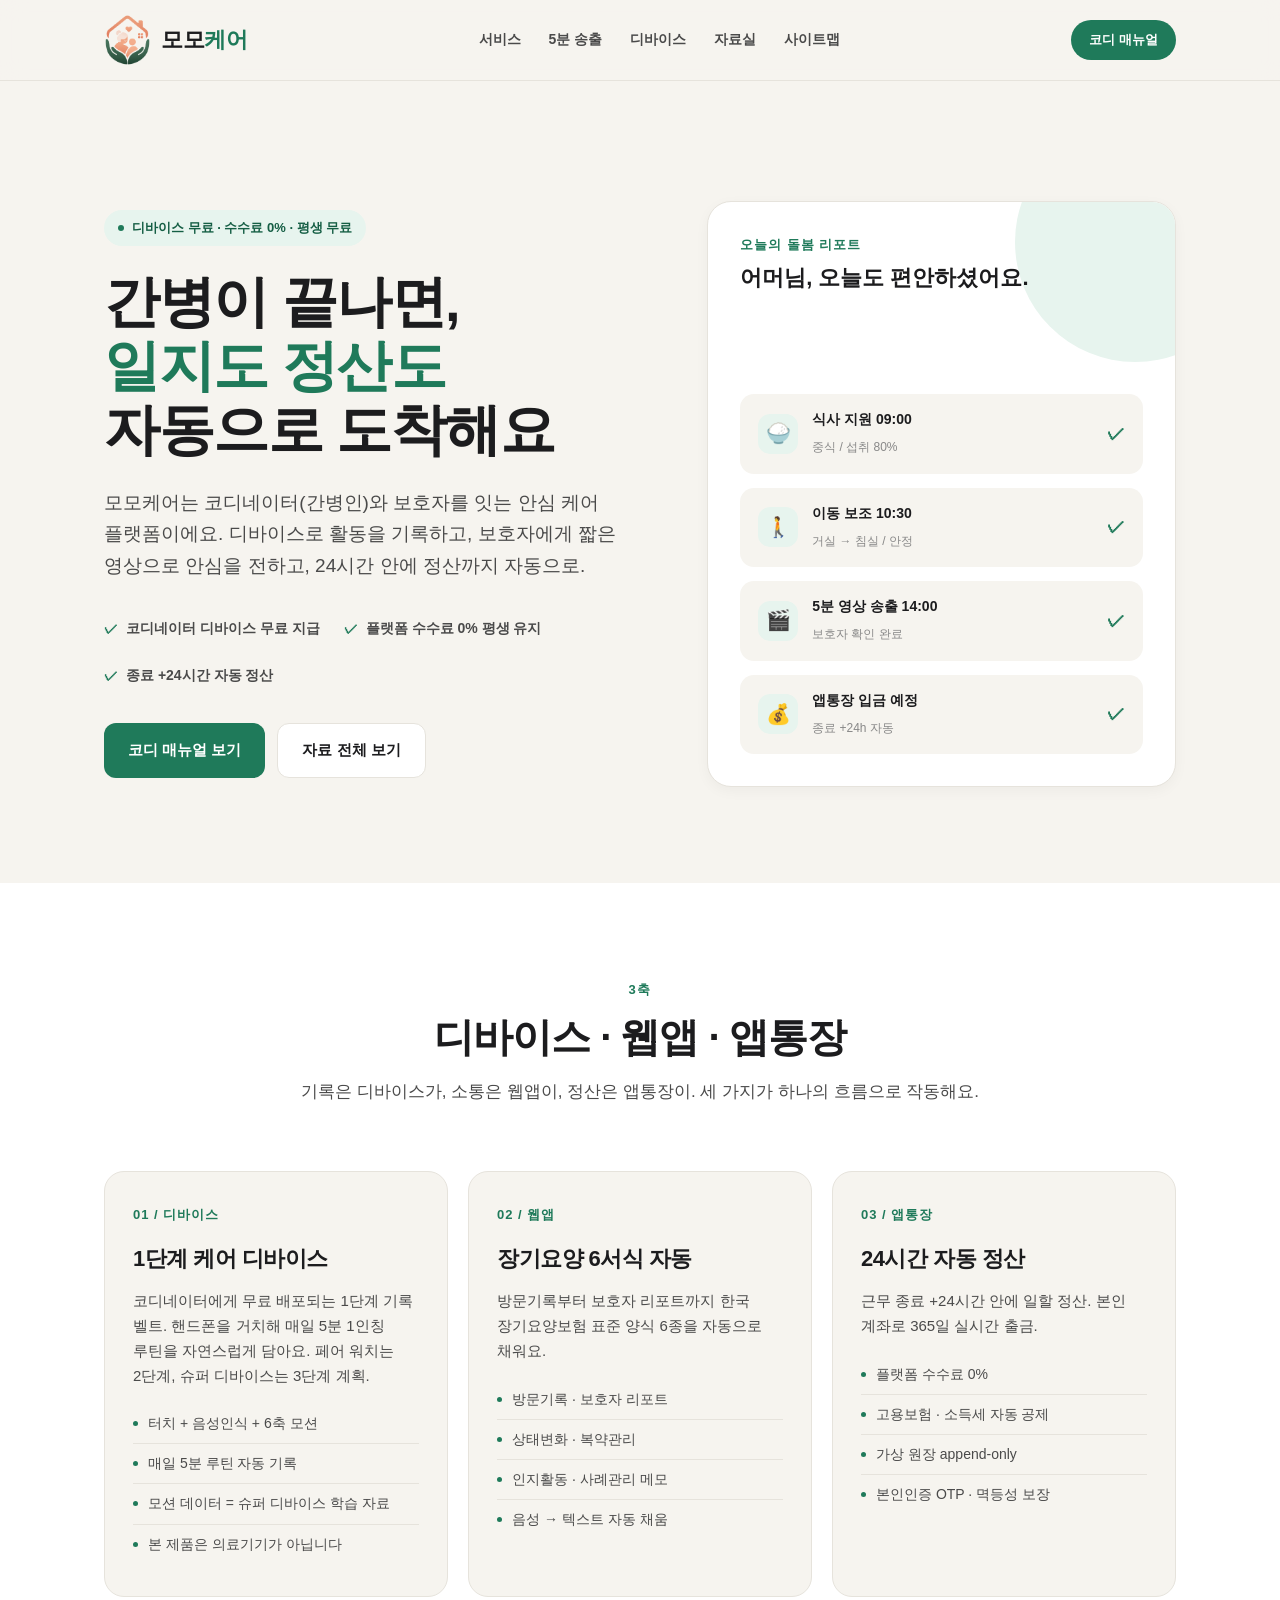
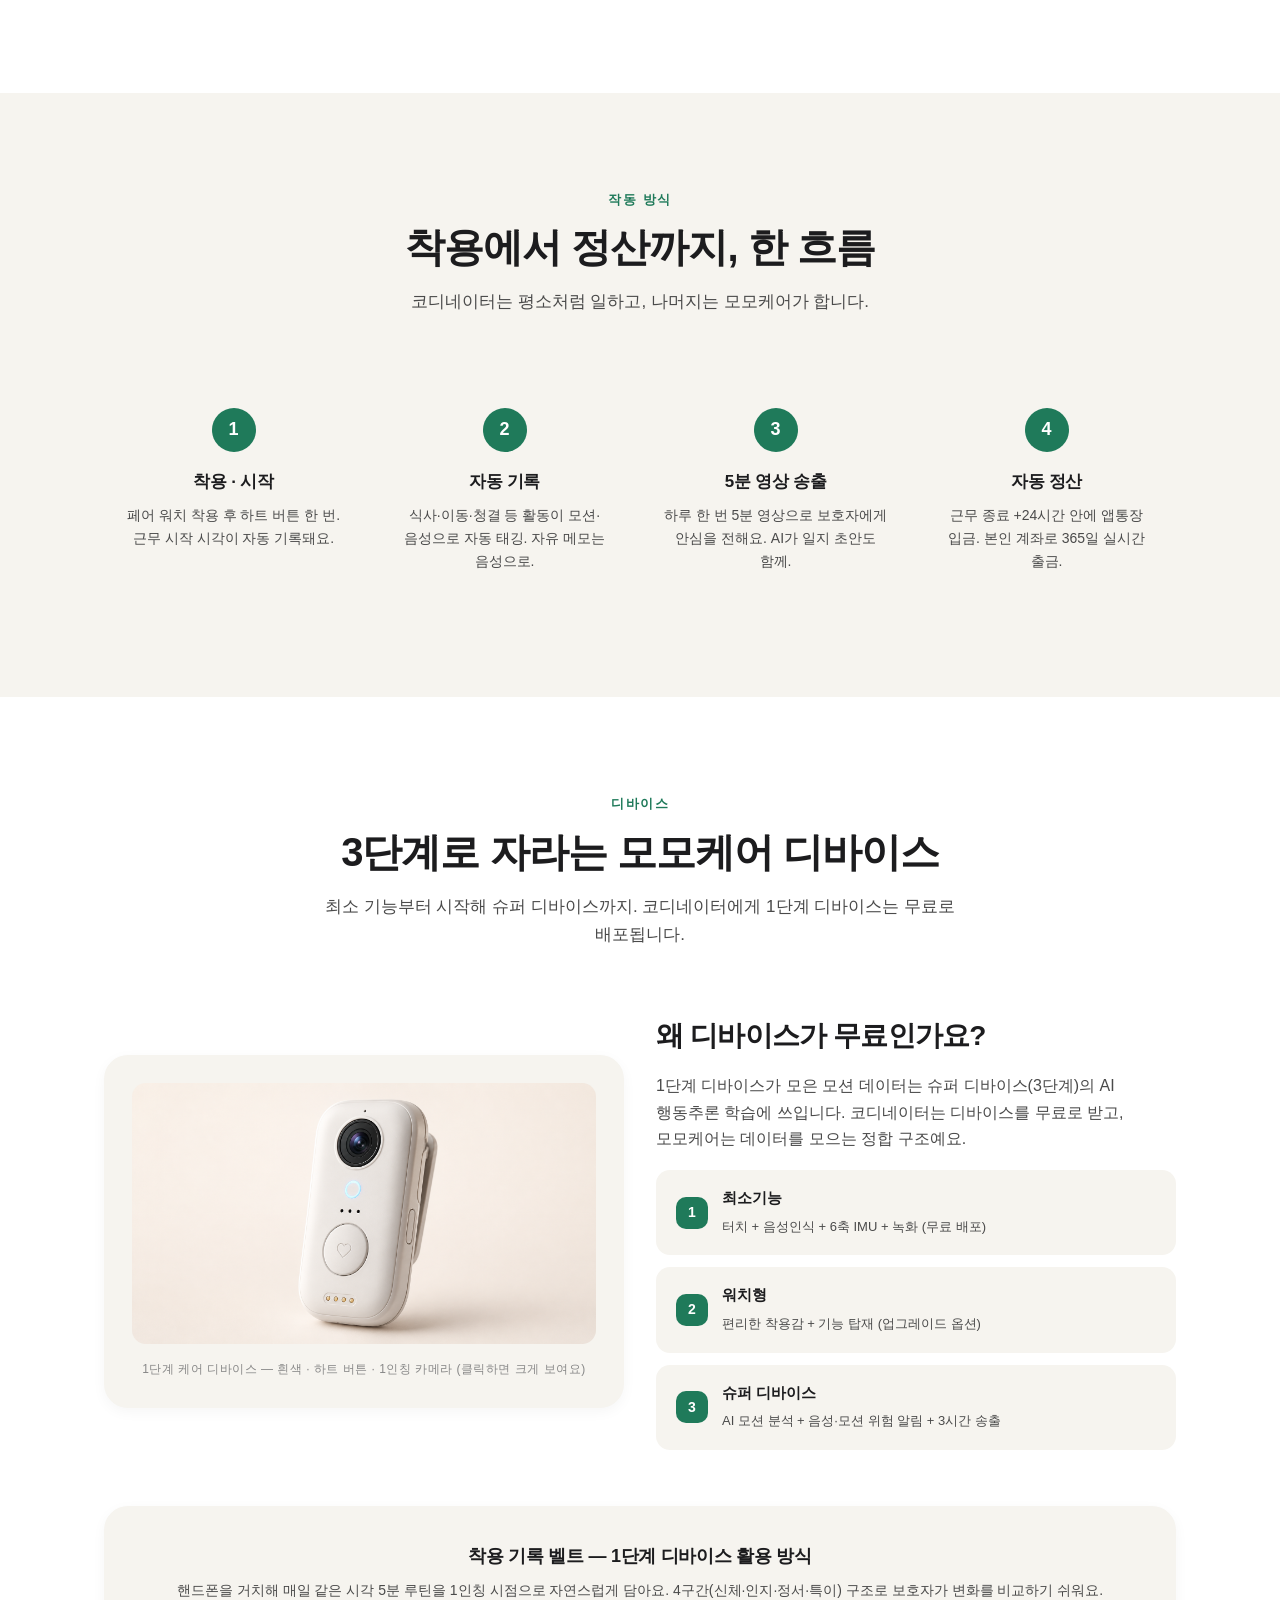
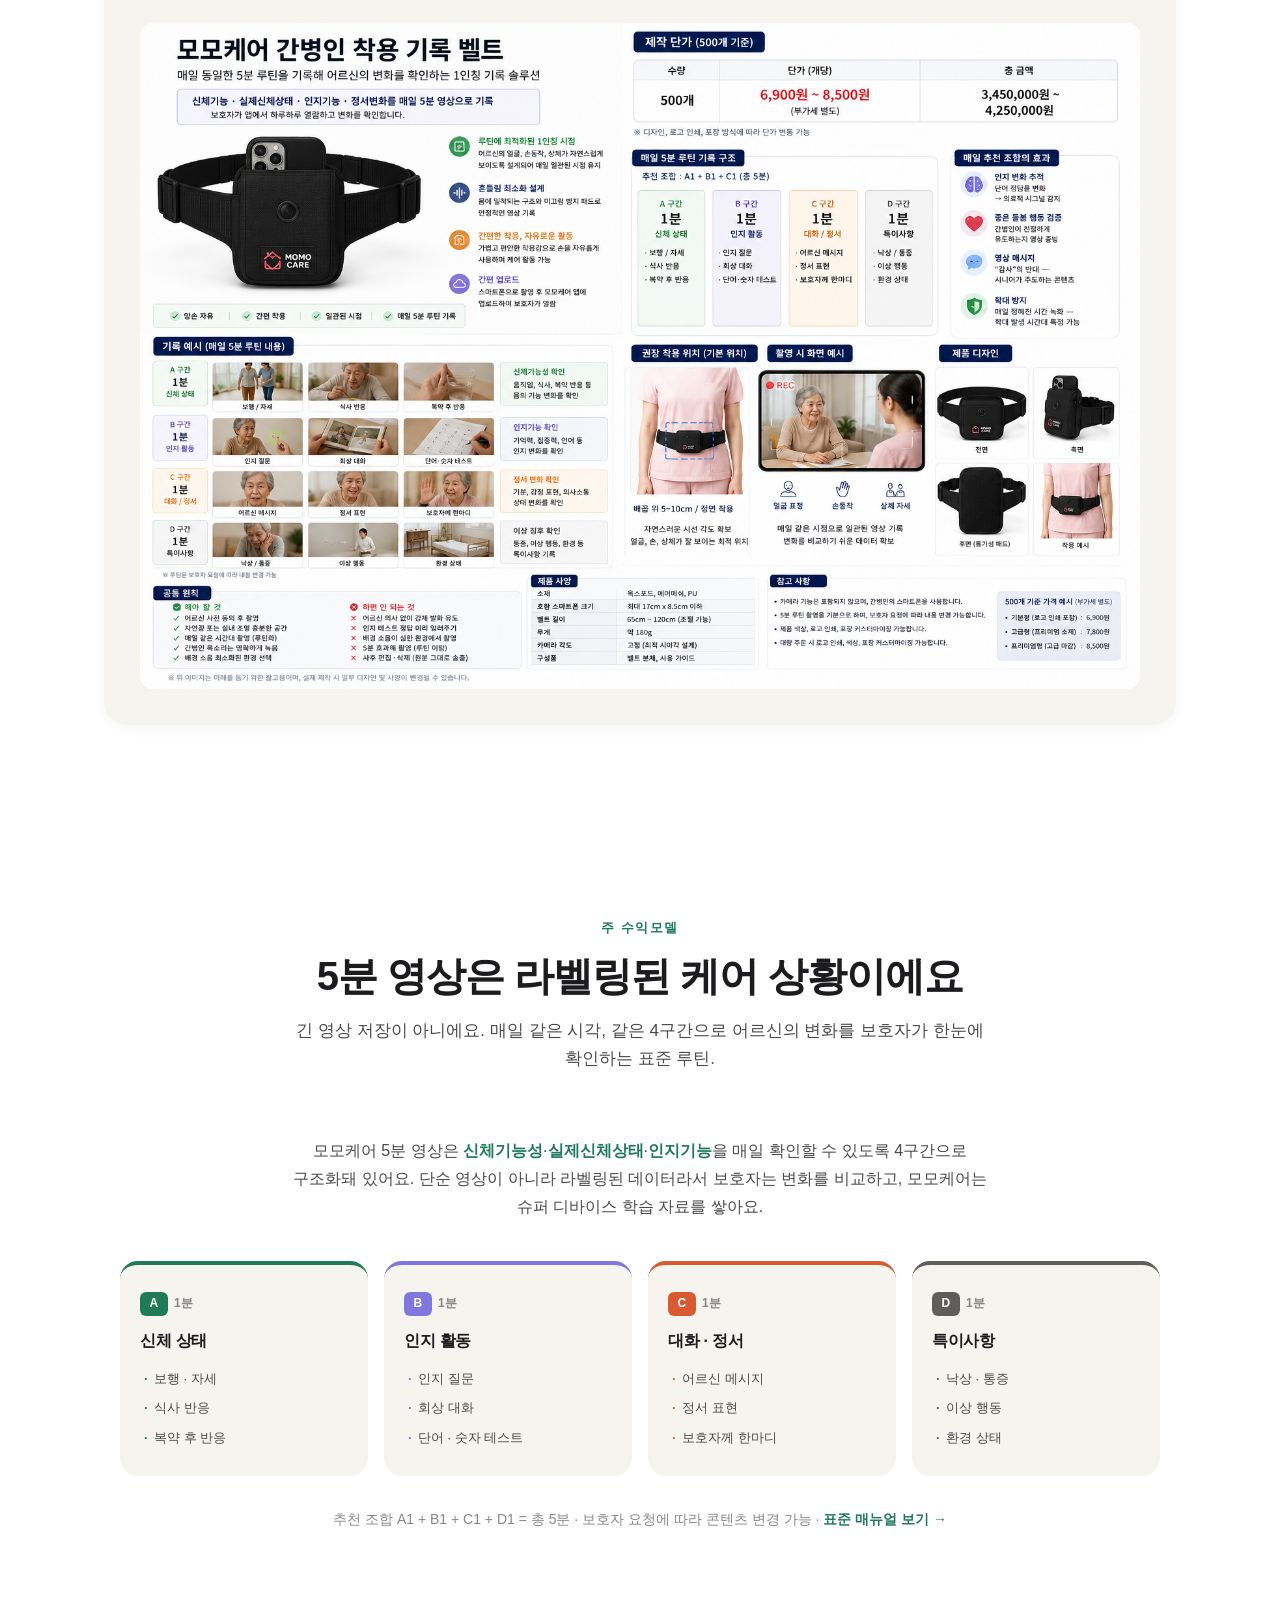
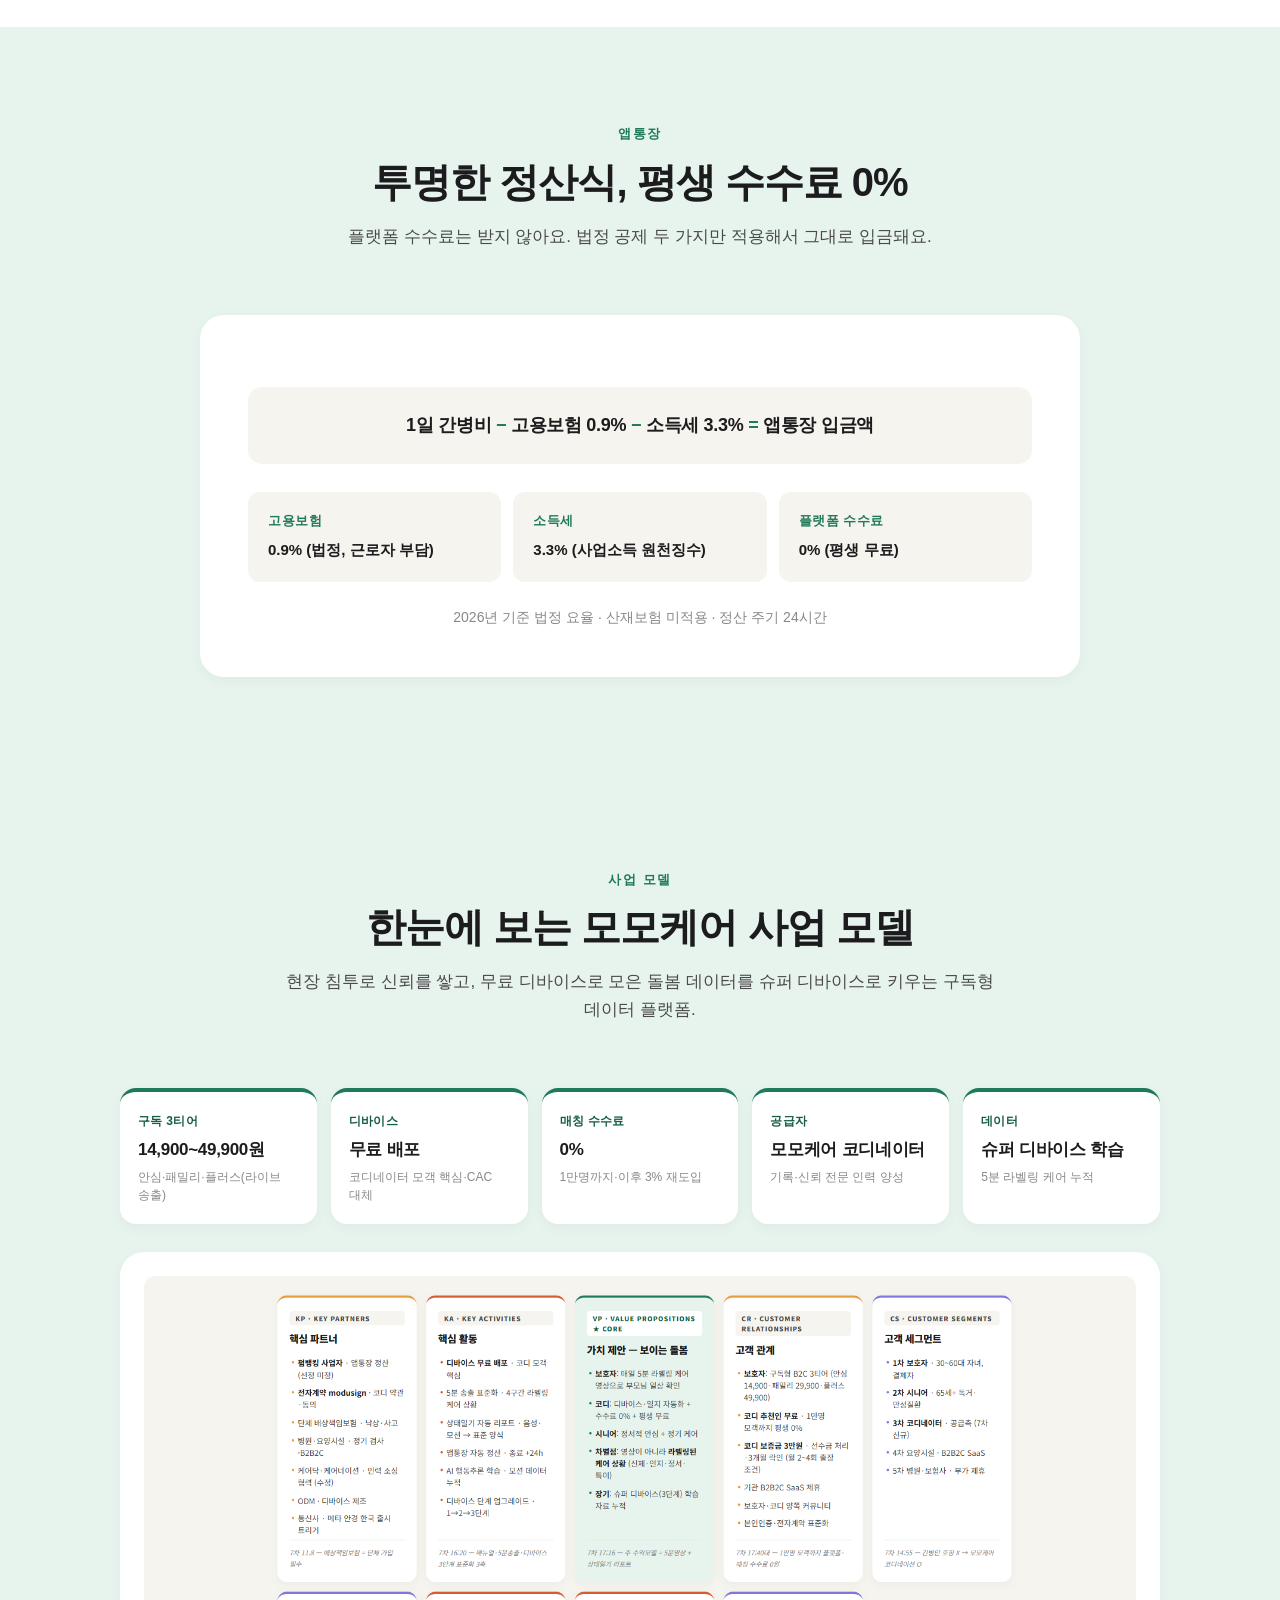
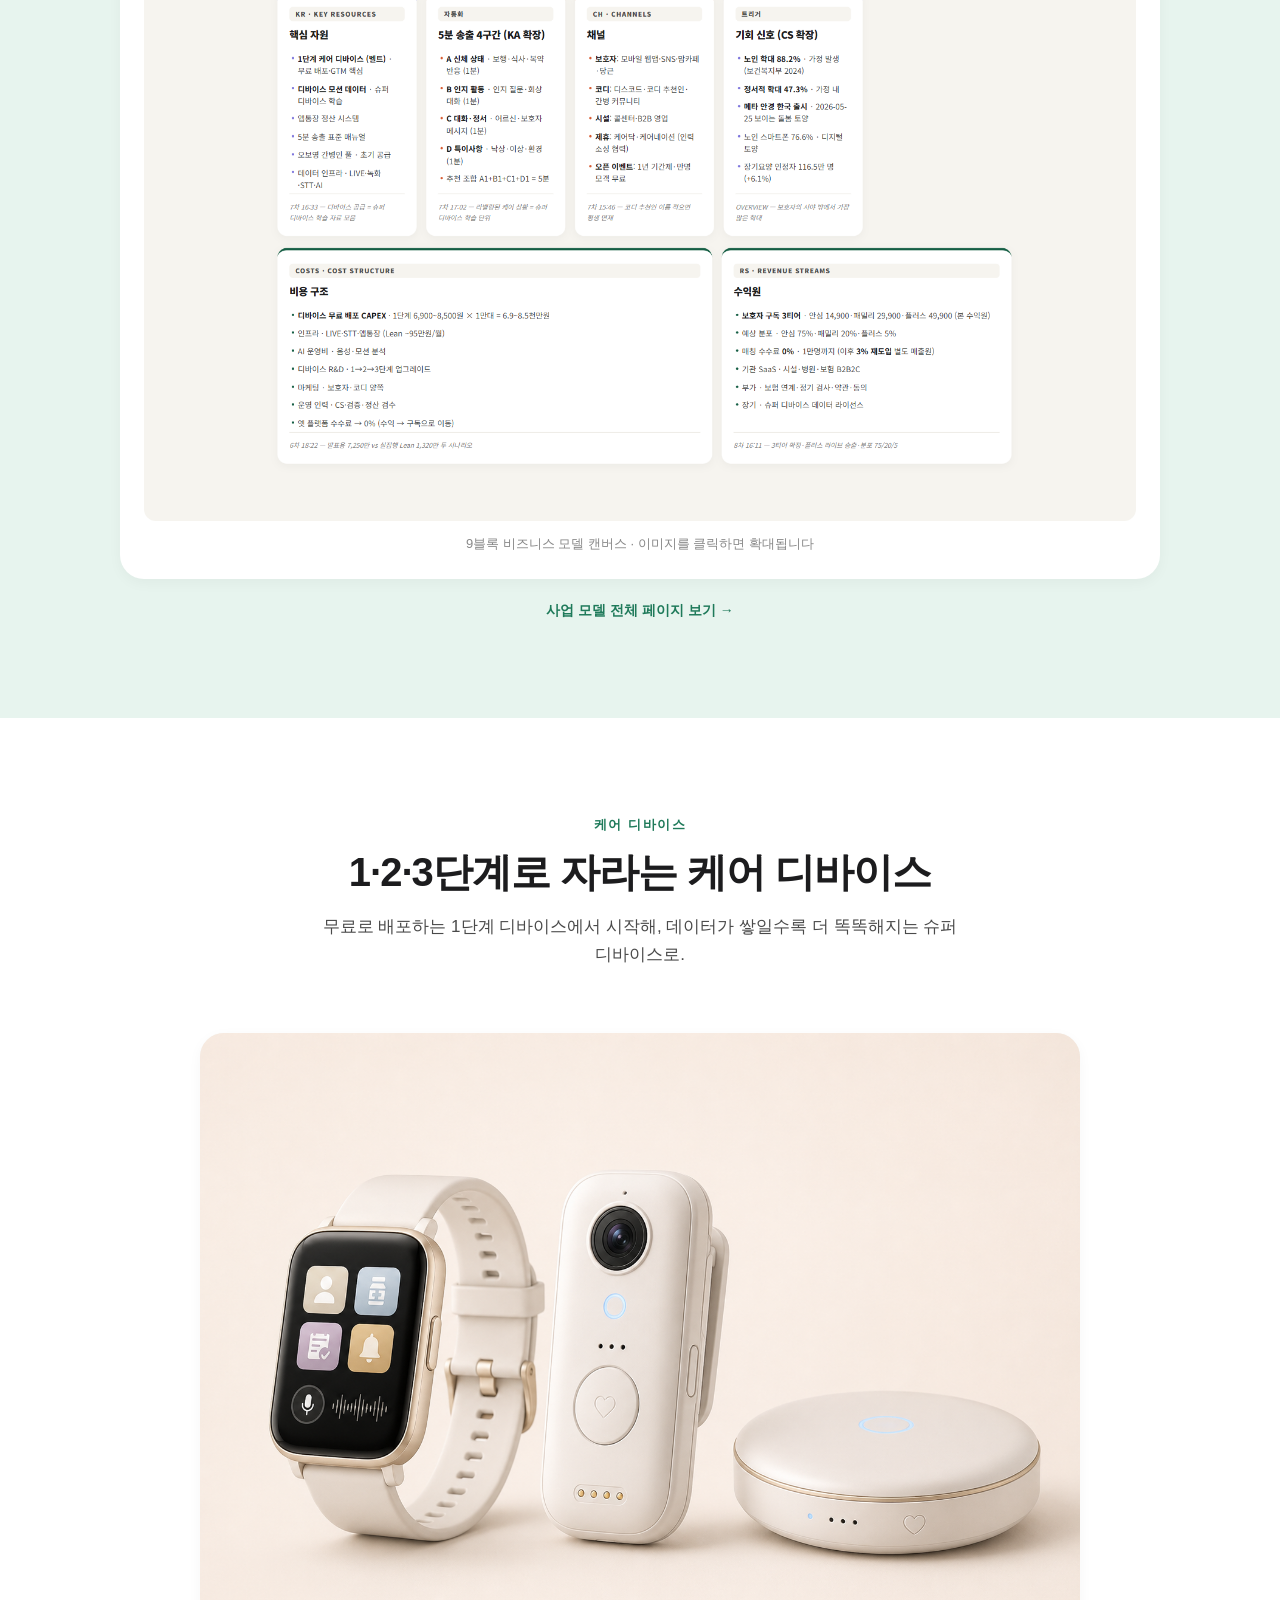
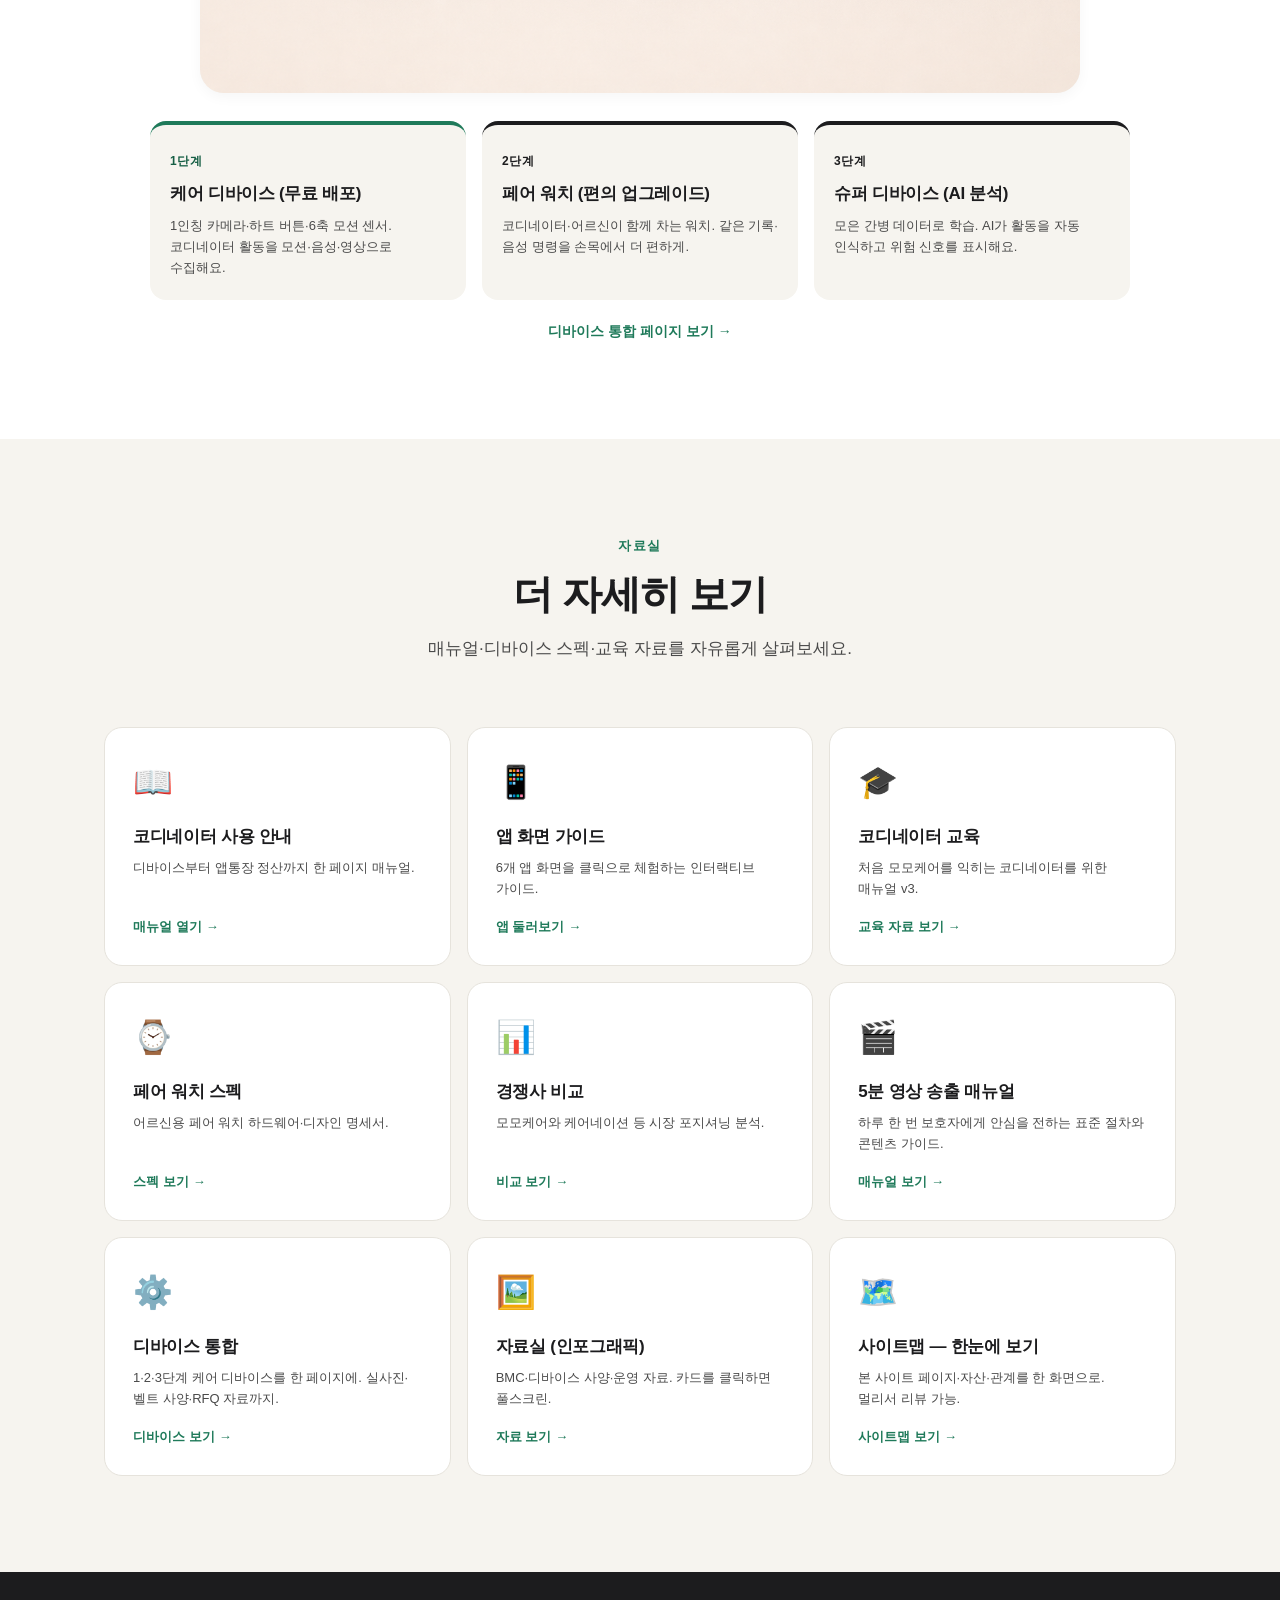
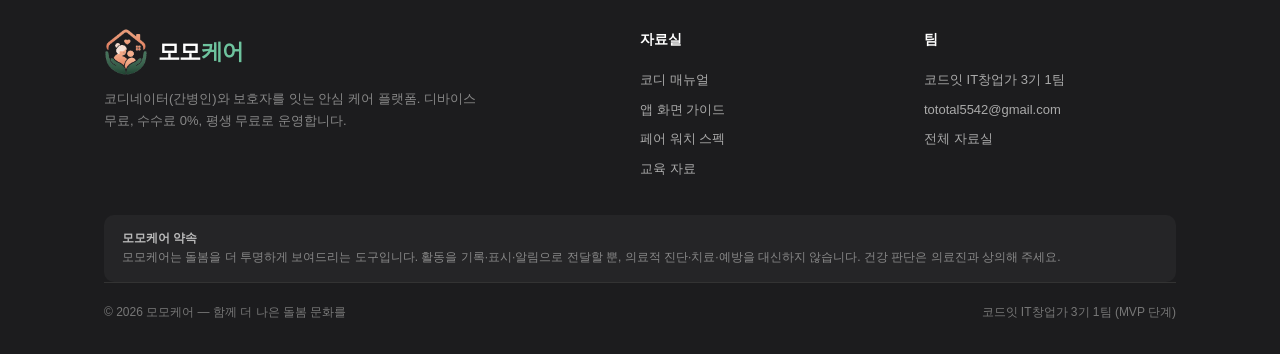
<file: index.html>
<!DOCTYPE html>
<html lang="ko">
<head>
<meta charset="UTF-8">
<meta name="viewport" content="width=device-width, initial-scale=1.0">
<link rel="icon" type="image/png" href="assets/logo-icon.png">
<title>모모케어 — 간병을 안심으로</title>
<meta name="description" content="간병이 끝나면 일지도 정산도 자동으로. 디바이스 무료, 수수료 0%, 평생 무료. 코디네이터와 보호자를 잇는 안심 케어 플랫폼.">
<meta property="og:title" content="모모케어 — 간병을 안심으로">
<meta property="og:description" content="디바이스 무료 · 수수료 0% · 평생 무료. 5분 송출로 보호자가 안심하는 돌봄 투명성.">
<link rel="stylesheet" href="lightbox.css">
<style>
  :root {
    --green: #1f7a5a;
    --green-light: #e7f4ee;
    --green-soft: #cfe9dc;
    --green-dark: #155e44;
    --bg: #f6f4ef;
    --paper: #ffffff;
    --ink: #1c1c1e;
    --ink-soft: #4a4a4a;
    --ink-mute: #888;
    --line: #e6e3dc;
    --shadow: 0 4px 14px rgba(0,0,0,0.04);
    --shadow-hover: 0 12px 32px rgba(0,0,0,0.08);
  }
  * { box-sizing: border-box; margin: 0; padding: 0; -webkit-tap-highlight-color: transparent; }
  html { scroll-behavior: smooth; }
  body {
    font-family: -apple-system, BlinkMacSystemFont, "Apple SD Gothic Neo", "Pretendard", "Noto Sans KR", sans-serif;
    background: var(--bg);
    color: var(--ink);
    line-height: 1.65;
    word-break: keep-all;
    -webkit-font-smoothing: antialiased;
  }
  a { color: inherit; text-decoration: none; }
  img { max-width: 100%; display: block; }

  /* Layout */
  .wrap { max-width: 1120px; margin: 0 auto; padding: 0 24px; }
  section { padding: 96px 0; }
  section.tight { padding: 72px 0; }

  /* Nav */
  .nav {
    position: sticky; top: 0; z-index: 50;
    background: rgba(246,244,239,0.92);
    backdrop-filter: saturate(180%) blur(12px);
    -webkit-backdrop-filter: saturate(180%) blur(12px);
    border-bottom: 1px solid var(--line);
  }
  .nav-inner { display: flex; justify-content: space-between; align-items: center; height: 80px; }
  .logo { font-size: 20px; font-weight: 800; letter-spacing: -0.5px; color: var(--green); }
  .logo span { color: var(--ink); }
  .nav-menu { display: flex; gap: 28px; align-items: center; font-size: 14px; font-weight: 600; }
  .nav-menu a { color: var(--ink-soft); transition: color 0.2s; }
  .nav-menu a:hover { color: var(--green); }
  .nav-cta {
    background: var(--green); color: #fff;
    padding: 9px 18px; border-radius: 999px;
    font-size: 13px; font-weight: 700;
    transition: background 0.2s, transform 0.2s;
  }
  .nav-cta:hover { background: var(--green-dark); transform: translateY(-1px); }

  /* Hero */
  .hero { padding: 120px 0 96px; }
  .hero-grid { display: grid; grid-template-columns: 1.15fr 1fr; gap: 64px; align-items: center; }
  .badge {
    display: inline-flex; align-items: center; gap: 8px;
    background: var(--green-light); color: var(--green-dark);
    padding: 7px 14px; border-radius: 999px;
    font-size: 13px; font-weight: 700;
    margin-bottom: 24px;
  }
  .badge::before { content: ""; width: 6px; height: 6px; border-radius: 50%; background: var(--green); }
  h1.hero-title {
    font-size: 56px; font-weight: 800;
    line-height: 1.15; letter-spacing: -1.5px;
    margin-bottom: 24px;
  }
  h1.hero-title b { color: var(--green); font-weight: 800; }
  .hero-sub {
    font-size: 19px; color: var(--ink-soft);
    margin-bottom: 36px; max-width: 540px;
  }
  .hero-meta { display: flex; flex-wrap: wrap; gap: 24px; margin-bottom: 36px; }
  .hero-meta span {
    display: inline-flex; align-items: center; gap: 8px;
    font-size: 14px; font-weight: 600; color: var(--ink-soft);
  }
  .hero-meta span::before {
    content: "✓"; color: var(--green); font-weight: 800;
  }
  .cta-row { display: flex; gap: 12px; flex-wrap: wrap; }
  .btn {
    display: inline-flex; align-items: center; gap: 8px;
    padding: 14px 24px; border-radius: 12px;
    font-size: 15px; font-weight: 700;
    transition: transform 0.2s, box-shadow 0.2s, background 0.2s;
    cursor: pointer; border: none;
  }
  .btn-primary { background: var(--green); color: #fff; }
  .btn-primary:hover { background: var(--green-dark); transform: translateY(-2px); box-shadow: 0 8px 20px rgba(31,122,90,0.25); }
  .btn-ghost {
    background: var(--paper); color: var(--ink);
    border: 1px solid var(--line);
  }
  .btn-ghost:hover { border-color: var(--green); color: var(--green); }

  .hero-visual {
    background: var(--paper);
    border: 1px solid var(--line);
    border-radius: 24px;
    aspect-ratio: 4/5;
    box-shadow: var(--shadow);
    padding: 32px;
    display: flex; flex-direction: column; justify-content: space-between;
    position: relative; overflow: hidden;
  }
  .hero-visual::before {
    content: ""; position: absolute; top: -80px; right: -80px;
    width: 240px; height: 240px;
    background: var(--green-light); border-radius: 50%;
    z-index: 0;
  }
  .hv-top { position: relative; z-index: 1; }
  .hv-top h4 { font-size: 13px; font-weight: 700; color: var(--green); letter-spacing: 1px; text-transform: uppercase; margin-bottom: 8px; }
  .hv-top p { font-size: 22px; font-weight: 700; color: var(--ink); line-height: 1.4; }
  .hv-stack { display: flex; flex-direction: column; gap: 14px; position: relative; z-index: 1; }
  .hv-row {
    background: var(--bg); border-radius: 14px;
    padding: 14px 18px;
    display: flex; align-items: center; gap: 14px;
  }
  .hv-icon {
    width: 40px; height: 40px; border-radius: 12px;
    background: var(--green-light); color: var(--green);
    display: flex; align-items: center; justify-content: center;
    font-size: 20px; flex-shrink: 0;
  }
  .hv-row-text { flex: 1; min-width: 0; }
  .hv-row-text strong { display: block; font-size: 14px; font-weight: 700; margin-bottom: 2px; }
  .hv-row-text span { font-size: 12px; color: var(--ink-mute); }
  .hv-check { color: var(--green); font-size: 18px; font-weight: 700; }

  /* Section Header */
  .sec-head { text-align: center; max-width: 720px; margin: 0 auto 64px; }
  .sec-eyebrow {
    font-size: 13px; font-weight: 700; color: var(--green);
    letter-spacing: 1.5px; text-transform: uppercase; margin-bottom: 12px;
  }
  .sec-head h2 {
    font-size: 40px; font-weight: 800;
    letter-spacing: -1px; margin-bottom: 16px;
    line-height: 1.25;
  }
  .sec-head p { font-size: 17px; color: var(--ink-soft); }

  /* 3 Pillars */
  .pillars { background: var(--paper); }
  .pillar-grid { display: grid; grid-template-columns: repeat(3, 1fr); gap: 20px; }
  .pillar {
    background: var(--bg); border: 1px solid var(--line);
    border-radius: 20px; padding: 32px 28px;
    transition: transform 0.2s, box-shadow 0.2s;
  }
  .pillar:hover { transform: translateY(-4px); box-shadow: var(--shadow-hover); }
  .pillar-num {
    font-size: 13px; font-weight: 800; color: var(--green);
    margin-bottom: 16px; letter-spacing: 1px;
  }
  .pillar h3 { font-size: 22px; font-weight: 800; margin-bottom: 12px; letter-spacing: -0.5px; }
  .pillar p { font-size: 15px; color: var(--ink-soft); margin-bottom: 20px; }
  .pillar ul { list-style: none; }
  .pillar li {
    font-size: 14px; color: var(--ink-soft);
    padding: 8px 0; border-top: 1px solid var(--line);
    display: flex; align-items: center; gap: 10px;
  }
  .pillar li::before {
    content: ""; width: 5px; height: 5px; border-radius: 50%;
    background: var(--green); flex-shrink: 0;
  }
  .pillar li:first-of-type { border-top: none; padding-top: 4px; }

  /* How it works */
  .flow { display: grid; grid-template-columns: repeat(4, 1fr); gap: 12px; position: relative; }
  .flow-step { text-align: center; padding: 28px 16px; }
  .flow-num {
    width: 44px; height: 44px; border-radius: 50%;
    background: var(--green); color: #fff;
    display: flex; align-items: center; justify-content: center;
    font-size: 18px; font-weight: 800;
    margin: 0 auto 16px;
  }
  .flow-step h4 { font-size: 17px; font-weight: 700; margin-bottom: 8px; letter-spacing: -0.3px; }
  .flow-step p { font-size: 14px; color: var(--ink-soft); }

  /* Settlement */
  .settle { background: var(--green-light); }
  .settle-card {
    background: var(--paper); border-radius: 24px;
    padding: 48px; max-width: 880px; margin: 0 auto;
    box-shadow: var(--shadow);
  }
  .settle-formula {
    font-size: 18px; font-weight: 700;
    background: var(--bg); padding: 24px 28px; border-radius: 14px;
    text-align: center; margin: 24px 0;
    letter-spacing: -0.3px; line-height: 1.6;
  }
  .settle-formula b { color: var(--green); }
  .settle-row { display: grid; grid-template-columns: repeat(3, 1fr); gap: 12px; margin-top: 28px; }
  .settle-row > div {
    background: var(--bg); padding: 18px 20px; border-radius: 12px;
  }
  .settle-row strong { display: block; font-size: 13px; color: var(--green); margin-bottom: 6px; font-weight: 700; letter-spacing: 0.5px; }
  .settle-row span { font-size: 15px; color: var(--ink); font-weight: 600; }

  /* Resources */
  .res-grid { display: grid; grid-template-columns: repeat(3, 1fr); gap: 16px; }
  .res-card {
    background: var(--paper); border: 1px solid var(--line);
    border-radius: 18px; padding: 28px;
    transition: transform 0.2s, box-shadow 0.2s, border-color 0.2s;
    display: flex; flex-direction: column; min-height: 200px;
  }
  .res-card:hover { transform: translateY(-3px); box-shadow: var(--shadow-hover); border-color: var(--green-soft); }
  .res-icon { font-size: 32px; margin-bottom: 14px; }
  .res-card h4 { font-size: 17px; font-weight: 700; margin-bottom: 6px; letter-spacing: -0.3px; }
  .res-card p { font-size: 13px; color: var(--ink-soft); flex: 1; }
  .res-card .go {
    margin-top: 16px; font-size: 13px; font-weight: 700;
    color: var(--green); display: inline-flex; align-items: center; gap: 4px;
  }
  .res-card .go::after { content: "→"; transition: transform 0.2s; }
  .res-card:hover .go::after { transform: translateX(4px); }

  /* Nav logo image */
  .logo { display: inline-flex; align-items: center; gap: 10px; font-size: 22px; font-weight: 800; letter-spacing: -0.5px; color: var(--ink); }
  .logo img { height: 52px; width: auto; display: block; }
  .logo b { color: var(--green); font-weight: 800; }

  /* Device section */
  .device { background: var(--paper); }
  .device-grid { display: grid; grid-template-columns: 1fr 1fr; gap: 32px; align-items: center; }
  .device-text h3 { font-size: 28px; font-weight: 800; letter-spacing: -0.8px; margin-bottom: 14px; }
  .device-text p { font-size: 16px; color: var(--ink-soft); margin-bottom: 18px; }
  .device-stages { display: grid; gap: 12px; }
  .device-stage {
    background: var(--bg); border-radius: 14px; padding: 16px 20px;
    display: flex; gap: 14px; align-items: center;
  }
  .device-stage .num {
    width: 32px; height: 32px; border-radius: 10px;
    background: var(--green); color: #fff;
    display: flex; align-items: center; justify-content: center;
    font-weight: 800; font-size: 14px; flex-shrink: 0;
  }
  .device-stage strong { font-size: 15px; font-weight: 700; display: block; margin-bottom: 2px; }
  .device-stage span { font-size: 13px; color: var(--ink-soft); }
  .device-image-wrap {
    background: var(--bg);
    border-radius: 24px;
    padding: 28px;
    box-shadow: var(--shadow);
    display: flex; flex-direction: column; gap: 16px;
  }
  .device-image-wrap img {
    width: 100%; height: auto;
    border-radius: 14px;
    background: #fff;
  }
  .device-image-wrap .caption {
    font-size: 12px; color: var(--ink-mute); text-align: center;
    letter-spacing: 0.5px;
  }

  /* Belt detail block (under #device) */
  .belt-detail {
    margin-top: 56px;
    background: var(--bg);
    border-radius: 24px;
    padding: 36px;
    text-align: center;
    box-shadow: var(--shadow);
  }
  .belt-detail h4 {
    font-size: 18px; font-weight: 700;
    margin-bottom: 8px; color: var(--ink);
    letter-spacing: -0.3px;
  }
  .belt-detail p {
    font-size: 14px; color: var(--ink-soft);
    margin-bottom: 20px;
  }
  .belt-detail img {
    width: 100%; max-width: 1080px;
    height: auto; border-radius: 12px;
    display: block; margin: 0 auto;
  }

  /* Five-min broadcast section */
  .five-min { background: var(--paper); }
  .fm-intro { text-align: center; max-width: 720px; margin: 0 auto 40px; }
  .fm-intro p { font-size: 16px; color: var(--ink-soft); line-height: 1.75; }
  .fm-intro b { color: var(--green); font-weight: 700; }
  .fm-grid { display: grid; grid-template-columns: repeat(4, 1fr); gap: 16px; max-width: 1040px; margin: 0 auto; }
  .fm-card {
    background: var(--bg); border-radius: 18px; padding: 24px 20px;
    border-top: 4px solid var(--green);
  }
  .fm-card.b { border-top-color: #7F77DD; }
  .fm-card.c { border-top-color: #D85A30; }
  .fm-card.d { border-top-color: #5F5E5A; }
  .fm-tag {
    display: inline-flex; align-items: center; justify-content: center;
    min-width: 28px; height: 24px; padding: 0 8px;
    background: var(--green); color: #fff;
    font-size: 12px; font-weight: 800; border-radius: 6px;
    letter-spacing: 0.5px;
  }
  .fm-card.b .fm-tag { background: #7F77DD; }
  .fm-card.c .fm-tag { background: #D85A30; }
  .fm-card.d .fm-tag { background: #5F5E5A; }
  .fm-min { font-size: 12px; color: var(--ink-mute); margin-left: 6px; font-weight: 600; }
  .fm-card h4 { font-size: 16px; font-weight: 700; margin: 12px 0 10px; letter-spacing: -0.3px; }
  .fm-card ul { list-style: none; padding: 0; margin: 0; }
  .fm-card li { font-size: 13px; color: var(--ink-soft); padding: 4px 0; padding-left: 14px; position: relative; }
  .fm-card li::before { content: "·"; position: absolute; left: 4px; color: var(--green); font-weight: 800; }
  .fm-card.b li::before { color: #7F77DD; }
  .fm-card.c li::before { color: #D85A30; }
  .fm-card.d li::before { color: #5F5E5A; }
  .fm-foot { text-align: center; margin-top: 32px; font-size: 14px; color: var(--ink-mute); }

  /* Model (BMC) section */
  .model { background: var(--green-light); }
  .model-highlights {
    display: grid; grid-template-columns: repeat(5, 1fr); gap: 14px;
    max-width: 1040px; margin: 0 auto 28px;
  }
  .mh-card {
    background: var(--paper); border-radius: 16px; padding: 20px 18px;
    box-shadow: var(--shadow); border-top: 4px solid var(--green);
    display: flex; flex-direction: column; gap: 4px;
  }
  .mh-card .mh-label { font-size: 12px; font-weight: 700; color: var(--green-dark); letter-spacing: 0.3px; }
  .mh-card strong { font-size: 17px; font-weight: 800; color: var(--ink); letter-spacing: -0.3px; }
  .mh-card .mh-sub { font-size: 12px; color: var(--ink-mute); line-height: 1.5; }
  .model-canvas {
    background: var(--paper); border-radius: 24px; padding: 24px;
    max-width: 1040px; margin: 0 auto; box-shadow: var(--shadow);
  }
  .model-canvas img {
    width: 100%; height: auto; border-radius: 12px; display: block; cursor: zoom-in;
  }
  .model-canvas-cap { margin-top: 12px; text-align: center; font-size: 13px; color: var(--ink-mute); }
  .model-foot {
    margin-top: 20px; text-align: center;
    font-size: 14px; color: var(--ink-mute);
  }
  .model-foot a { color: var(--green); font-weight: 700; }

  /* Device showcase section */
  .device-showcase { background: var(--paper); }
  .ds-visual {
    max-width: 880px; margin: 0 auto 28px; border-radius: 24px; overflow: hidden;
    background: var(--bg); box-shadow: var(--shadow);
  }
  .ds-visual img { width: 100%; height: auto; display: block; cursor: zoom-in; }
  .ds-stages {
    display: grid; grid-template-columns: repeat(3, 1fr); gap: 16px;
    max-width: 980px; margin: 0 auto;
  }
  .ds-stage {
    background: var(--bg); border-radius: 16px; padding: 22px 20px;
    border-top: 4px solid var(--green);
  }
  .ds-stage.s2 { border-top-color: var(--purple); }
  .ds-stage.s3 { border-top-color: var(--coral); }
  .ds-stage .ds-num { font-size: 12px; font-weight: 800; letter-spacing: 0.5px; color: var(--green-dark); }
  .ds-stage.s2 .ds-num { color: var(--purple); }
  .ds-stage.s3 .ds-num { color: var(--coral); }
  .ds-stage strong { display: block; font-size: 17px; font-weight: 800; margin: 6px 0 8px; letter-spacing: -0.3px; }
  .ds-stage p { font-size: 13px; color: var(--ink-soft); line-height: 1.6; }

  @media (max-width: 1024px) {
    .model-highlights { grid-template-columns: repeat(2, 1fr); }
    .ds-stages { grid-template-columns: 1fr; }
  }
  @media (max-width: 600px) {
    .model-highlights { grid-template-columns: 1fr; }
    .model-canvas { padding: 14px; }
  }

  /* Footer brand row with logo */
  footer .foot-logo-row { display: flex; align-items: center; gap: 10px; margin-bottom: 12px; }
  footer .foot-logo-row img { height: 48px; width: auto; }
  footer .foot-logo-row span { color: #fff; font-size: 22px; font-weight: 800; letter-spacing: -0.5px; }
  footer .foot-logo-row b { color: #6ec39e; font-weight: 800; }

  /* CTA Section */
  .cta-section {
    background: var(--green); color: #fff;
    text-align: center; padding: 80px 0;
  }
  .cta-section h2 { font-size: 36px; font-weight: 800; margin-bottom: 12px; letter-spacing: -1px; }
  .cta-section p { font-size: 17px; opacity: 0.9; margin-bottom: 32px; }
  .cta-section .btn-primary { background: #fff; color: var(--green); }
  .cta-section .btn-primary:hover { background: var(--bg); transform: translateY(-2px); }
  .cta-section .btn-ghost { background: transparent; color: #fff; border-color: rgba(255,255,255,0.4); }
  .cta-section .btn-ghost:hover { border-color: #fff; color: #fff; }

  /* Footer */
  footer { background: var(--ink); color: #aaa; padding: 56px 0 32px; font-size: 13px; }
  footer .foot-grid { display: grid; grid-template-columns: 2fr 1fr 1fr; gap: 32px; margin-bottom: 32px; }
  footer h5 { color: #fff; font-size: 14px; font-weight: 700; margin-bottom: 14px; }
  footer .foot-logo { color: #fff; font-size: 20px; font-weight: 800; margin-bottom: 8px; }
  footer .foot-desc { color: #888; line-height: 1.7; font-size: 13px; max-width: 380px; }
  footer ul { list-style: none; }
  footer li { padding: 4px 0; }
  footer a { color: #aaa; }
  footer a:hover { color: #fff; }
  footer .foot-bottom {
    border-top: 1px solid #333; padding-top: 20px;
    display: flex; justify-content: space-between; align-items: center; flex-wrap: wrap; gap: 12px;
    color: #777; font-size: 12px;
  }
  footer .disclaimer {
    background: rgba(255,255,255,0.04); padding: 14px 18px; border-radius: 10px;
    color: #888; font-size: 12px; line-height: 1.6;
    margin-top: 24px;
  }

  /* Responsive */
  @media (max-width: 880px) {
    .wrap { padding: 0 20px; }
    section { padding: 56px 0; }
    .hero { padding: 48px 0 56px; }
    .hero-grid { grid-template-columns: 1fr; gap: 32px; }
    h1.hero-title { font-size: 32px; line-height: 1.2; letter-spacing: -1px; }
    .hero-sub { font-size: 16px; }
    .hero-meta { gap: 10px 16px; margin-bottom: 28px; }
    .sec-head h2 { font-size: 26px; line-height: 1.3; }
    .sec-head p { font-size: 15px; }
    .pillar-grid, .res-grid, .settle-row { grid-template-columns: 1fr; }
    .flow { grid-template-columns: repeat(2, 1fr); gap: 8px; }
    .flow-step { padding: 20px 8px; }
    .settle-card { padding: 24px 18px; }
    .settle-formula { font-size: 15px; padding: 18px 16px; line-height: 1.8; }
    footer .foot-grid { grid-template-columns: 1fr; gap: 24px; }
    .nav { background: rgba(246,244,239,0.95); }
    .nav-inner { height: 64px; }
    .nav-menu { display: none; }
    .nav-cta { padding: 8px 14px; font-size: 12px; }
    .logo img { height: 40px; }
    .logo { font-size: 18px; gap: 8px; }
    .hero-visual { aspect-ratio: auto; overflow: visible; padding: 24px 20px; }
    .hero-visual::before { display: none; }
    .hv-top p { font-size: 18px; }
    .hv-stack { gap: 10px; }
    .device-grid { grid-template-columns: 1fr; gap: 24px; }
    .device-text h3 { font-size: 22px; }
    .device-image-wrap { padding: 20px; }
    .model-card { padding: 20px; }
    .fm-grid { grid-template-columns: repeat(2, 1fr); gap: 12px; }
    .fm-card { padding: 18px 16px; }
    .fm-intro p { font-size: 15px; }
    .cta-row { flex-direction: column; align-items: stretch; gap: 10px; }
    .cta-row .btn { width: 100%; justify-content: center; }
    .pillar { padding: 24px 22px; }
    .pillar h3 { font-size: 20px; }
    .res-card { padding: 22px; }
    footer .foot-logo-row img { height: 40px; }
    footer .foot-logo-row span { font-size: 20px; }
    footer .foot-bottom { font-size: 11px; gap: 6px; }
  }
</style>
</head>
<body>

<nav class="nav">
  <div class="wrap nav-inner">
    <a href="#" class="logo"><img src="assets/logo-icon.png" alt="모모케어 로고"><span>모모<b>케어</b></span></a>
    <div class="nav-menu">
      <a href="#pillars">서비스</a>
      <a href="#five-min">5분 송출</a>
      <a href="devices.html">디바이스</a>
      <a href="gallery.html">자료실</a>
      <a href="sitemap.html">사이트맵</a>
    </div>
    <a href="caregiver-manual.html" class="nav-cta">코디 매뉴얼</a>
  </div>
</nav>

<header class="hero">
  <div class="wrap">
    <div class="hero-grid">
      <div>
        <span class="badge">디바이스 무료 · 수수료 0% · 평생 무료</span>
        <h1 class="hero-title">간병이 끝나면,<br><b>일지도 정산도</b><br>자동으로 도착해요</h1>
        <p class="hero-sub">모모케어는 코디네이터(간병인)와 보호자를 잇는 안심 케어 플랫폼이에요. 디바이스로 활동을 기록하고, 보호자에게 짧은 영상으로 안심을 전하고, 24시간 안에 정산까지 자동으로.</p>
        <div class="hero-meta">
          <span>코디네이터 디바이스 무료 지급</span>
          <span>플랫폼 수수료 0% 평생 유지</span>
          <span>종료 +24시간 자동 정산</span>
        </div>
        <div class="cta-row">
          <a href="caregiver-manual.html" class="btn btn-primary">코디 매뉴얼 보기</a>
          <a href="hub.html" class="btn btn-ghost">자료 전체 보기</a>
        </div>
      </div>

      <div class="hero-visual">
        <div class="hv-top">
          <h4>오늘의 돌봄 리포트</h4>
          <p>어머님, 오늘도 편안하셨어요.</p>
        </div>
        <div class="hv-stack">
          <div class="hv-row">
            <div class="hv-icon">🍚</div>
            <div class="hv-row-text"><strong>식사 지원 09:00</strong><span>중식 / 섭취 80%</span></div>
            <div class="hv-check">✓</div>
          </div>
          <div class="hv-row">
            <div class="hv-icon">🚶</div>
            <div class="hv-row-text"><strong>이동 보조 10:30</strong><span>거실 → 침실 / 안정</span></div>
            <div class="hv-check">✓</div>
          </div>
          <div class="hv-row">
            <div class="hv-icon">🎬</div>
            <div class="hv-row-text"><strong>5분 영상 송출 14:00</strong><span>보호자 확인 완료</span></div>
            <div class="hv-check">✓</div>
          </div>
          <div class="hv-row">
            <div class="hv-icon">💰</div>
            <div class="hv-row-text"><strong>앱통장 입금 예정</strong><span>종료 +24h 자동</span></div>
            <div class="hv-check">✓</div>
          </div>
        </div>
      </div>
    </div>
  </div>
</header>

<section id="pillars" class="pillars">
  <div class="wrap">
    <div class="sec-head">
      <div class="sec-eyebrow">3축</div>
      <h2>디바이스 · 웹앱 · 앱통장</h2>
      <p>기록은 디바이스가, 소통은 웹앱이, 정산은 앱통장이. 세 가지가 하나의 흐름으로 작동해요.</p>
    </div>
    <div class="pillar-grid">

      <div class="pillar">
        <div class="pillar-num">01 / 디바이스</div>
        <h3>1단계 케어 디바이스</h3>
        <p>코디네이터에게 무료 배포되는 1단계 기록 벨트. 핸드폰을 거치해 매일 5분 1인칭 루틴을 자연스럽게 담아요. 페어 워치는 2단계, 슈퍼 디바이스는 3단계 계획.</p>
        <ul>
          <li>터치 + 음성인식 + 6축 모션</li>
          <li>매일 5분 루틴 자동 기록</li>
          <li>모션 데이터 = 슈퍼 디바이스 학습 자료</li>
          <li>본 제품은 의료기기가 아닙니다</li>
        </ul>
      </div>

      <div class="pillar">
        <div class="pillar-num">02 / 웹앱</div>
        <h3>장기요양 6서식 자동</h3>
        <p>방문기록부터 보호자 리포트까지 한국 장기요양보험 표준 양식 6종을 자동으로 채워요.</p>
        <ul>
          <li>방문기록 · 보호자 리포트</li>
          <li>상태변화 · 복약관리</li>
          <li>인지활동 · 사례관리 메모</li>
          <li>음성 → 텍스트 자동 채움</li>
        </ul>
      </div>

      <div class="pillar">
        <div class="pillar-num">03 / 앱통장</div>
        <h3>24시간 자동 정산</h3>
        <p>근무 종료 +24시간 안에 일할 정산. 본인 계좌로 365일 실시간 출금.</p>
        <ul>
          <li>플랫폼 수수료 0%</li>
          <li>고용보험 · 소득세 자동 공제</li>
          <li>가상 원장 append-only</li>
          <li>본인인증 OTP · 멱등성 보장</li>
        </ul>
      </div>

    </div>
  </div>
</section>

<section id="how">
  <div class="wrap">
    <div class="sec-head">
      <div class="sec-eyebrow">작동 방식</div>
      <h2>착용에서 정산까지, 한 흐름</h2>
      <p>코디네이터는 평소처럼 일하고, 나머지는 모모케어가 합니다.</p>
    </div>
    <div class="flow">
      <div class="flow-step">
        <div class="flow-num">1</div>
        <h4>착용 · 시작</h4>
        <p>페어 워치 착용 후 하트 버튼 한 번. 근무 시작 시각이 자동 기록돼요.</p>
      </div>
      <div class="flow-step">
        <div class="flow-num">2</div>
        <h4>자동 기록</h4>
        <p>식사·이동·청결 등 활동이 모션·음성으로 자동 태깅. 자유 메모는 음성으로.</p>
      </div>
      <div class="flow-step">
        <div class="flow-num">3</div>
        <h4>5분 영상 송출</h4>
        <p>하루 한 번 5분 영상으로 보호자에게 안심을 전해요. AI가 일지 초안도 함께.</p>
      </div>
      <div class="flow-step">
        <div class="flow-num">4</div>
        <h4>자동 정산</h4>
        <p>근무 종료 +24시간 안에 앱통장 입금. 본인 계좌로 365일 실시간 출금.</p>
      </div>
    </div>
  </div>
</section>

<section id="device" class="device">
  <div class="wrap">
    <div class="sec-head">
      <div class="sec-eyebrow">디바이스</div>
      <h2>3단계로 자라는 모모케어 디바이스</h2>
      <p>최소 기능부터 시작해 슈퍼 디바이스까지. 코디네이터에게 1단계 디바이스는 무료로 배포됩니다.</p>
    </div>
    <div class="device-grid">
      <div class="device-image-wrap">
        <img src="assets/device-product.png" class="zoomable" alt="모모케어 1단계 케어 디바이스 제품샷" data-caption="1단계 케어 디바이스 — 흰색 본체 · 하트 버튼 · 1인칭 카메라">
        <div class="caption">1단계 케어 디바이스 — 흰색 · 하트 버튼 · 1인칭 카메라 (클릭하면 크게 보여요)</div>
      </div>
      <div class="device-text">
        <h3>왜 디바이스가 무료인가요?</h3>
        <p>1단계 디바이스가 모은 모션 데이터는 슈퍼 디바이스(3단계)의 AI 행동추론 학습에 쓰입니다. 코디네이터는 디바이스를 무료로 받고, 모모케어는 데이터를 모으는 정합 구조예요.</p>
        <div class="device-stages">
          <div class="device-stage">
            <div class="num">1</div>
            <div><strong>최소기능</strong><span>터치 + 음성인식 + 6축 IMU + 녹화 (무료 배포)</span></div>
          </div>
          <div class="device-stage">
            <div class="num">2</div>
            <div><strong>워치형</strong><span>편리한 착용감 + 기능 탑재 (업그레이드 옵션)</span></div>
          </div>
          <div class="device-stage">
            <div class="num">3</div>
            <div><strong>슈퍼 디바이스</strong><span>AI 모션 분석 + 음성·모션 위험 알림 + 3시간 송출</span></div>
          </div>
        </div>
      </div>
    </div>

    <div class="belt-detail">
      <h4>착용 기록 벨트 — 1단계 디바이스 활용 방식</h4>
      <p>핸드폰을 거치해 매일 같은 시각 5분 루틴을 1인칭 시점으로 자연스럽게 담아요. 4구간(신체·인지·정서·특이) 구조로 보호자가 변화를 비교하기 쉬워요.</p>
      <img src="assets/belt-spec.png" class="zoomable" alt="모모케어 착용 기록 벨트 사양 인포그래픽" data-caption="착용 기록 벨트 — 매일 5분 1인칭 루틴 기록 솔루션">
    </div>
  </div>
</section>

<section id="five-min" class="five-min">
  <div class="wrap">
    <div class="sec-head">
      <div class="sec-eyebrow">주 수익모델</div>
      <h2>5분 영상은 라벨링된 케어 상황이에요</h2>
      <p>긴 영상 저장이 아니에요. 매일 같은 시각, 같은 4구간으로 어르신의 변화를 보호자가 한눈에 확인하는 표준 루틴.</p>
    </div>
    <div class="fm-intro">
      <p>모모케어 5분 영상은 <b>신체기능성</b>·<b>실제신체상태</b>·<b>인지기능</b>을 매일 확인할 수 있도록 4구간으로 구조화돼 있어요. 단순 영상이 아니라 라벨링된 데이터라서 보호자는 변화를 비교하고, 모모케어는 슈퍼 디바이스 학습 자료를 쌓아요.</p>
    </div>
    <div class="fm-grid">
      <div class="fm-card">
        <div><span class="fm-tag">A</span><span class="fm-min">1분</span></div>
        <h4>신체 상태</h4>
        <ul>
          <li>보행 · 자세</li>
          <li>식사 반응</li>
          <li>복약 후 반응</li>
        </ul>
      </div>
      <div class="fm-card b">
        <div><span class="fm-tag">B</span><span class="fm-min">1분</span></div>
        <h4>인지 활동</h4>
        <ul>
          <li>인지 질문</li>
          <li>회상 대화</li>
          <li>단어 · 숫자 테스트</li>
        </ul>
      </div>
      <div class="fm-card c">
        <div><span class="fm-tag">C</span><span class="fm-min">1분</span></div>
        <h4>대화 · 정서</h4>
        <ul>
          <li>어르신 메시지</li>
          <li>정서 표현</li>
          <li>보호자께 한마디</li>
        </ul>
      </div>
      <div class="fm-card d">
        <div><span class="fm-tag">D</span><span class="fm-min">1분</span></div>
        <h4>특이사항</h4>
        <ul>
          <li>낙상 · 통증</li>
          <li>이상 행동</li>
          <li>환경 상태</li>
        </ul>
      </div>
    </div>
    <div class="fm-foot">
      추천 조합 A1 + B1 + C1 + D1 = 총 5분 · 보호자 요청에 따라 콘텐츠 변경 가능
      · <a href="five-min.html" style="color:var(--green); font-weight:700;">표준 매뉴얼 보기 →</a>
    </div>
  </div>
</section>

<section id="settle" class="settle">
  <div class="wrap">
    <div class="sec-head">
      <div class="sec-eyebrow">앱통장</div>
      <h2>투명한 정산식, 평생 수수료 0%</h2>
      <p>플랫폼 수수료는 받지 않아요. 법정 공제 두 가지만 적용해서 그대로 입금돼요.</p>
    </div>
    <div class="settle-card">
      <div class="settle-formula">
        1일 간병비 <b>−</b> 고용보험 0.9% <b>−</b> 소득세 3.3% <b>=</b> 앱통장 입금액
      </div>
      <div class="settle-row">
        <div><strong>고용보험</strong><span>0.9% (법정, 근로자 부담)</span></div>
        <div><strong>소득세</strong><span>3.3% (사업소득 원천징수)</span></div>
        <div><strong>플랫폼 수수료</strong><span>0% (평생 무료)</span></div>
      </div>
      <p style="margin-top: 24px; font-size: 14px; color: var(--ink-mute); text-align: center;">2026년 기준 법정 요율 · 산재보험 미적용 · 정산 주기 24시간</p>
    </div>
  </div>
</section>

<section id="model" class="model">
  <div class="wrap">
    <div class="sec-head">
      <div class="sec-eyebrow">사업 모델</div>
      <h2>한눈에 보는 모모케어 사업 모델</h2>
      <p>현장 침투로 신뢰를 쌓고, 무료 디바이스로 모은 돌봄 데이터를 슈퍼 디바이스로 키우는 구독형 데이터 플랫폼.</p>
    </div>

    <div class="model-highlights">
      <div class="mh-card">
        <span class="mh-label">구독 3티어</span>
        <strong>14,900~49,900원</strong>
        <span class="mh-sub">안심·패밀리·플러스(라이브 송출)</span>
      </div>
      <div class="mh-card">
        <span class="mh-label">디바이스</span>
        <strong>무료 배포</strong>
        <span class="mh-sub">코디네이터 모객 핵심·CAC 대체</span>
      </div>
      <div class="mh-card">
        <span class="mh-label">매칭 수수료</span>
        <strong>0%</strong>
        <span class="mh-sub">1만명까지·이후 3% 재도입</span>
      </div>
      <div class="mh-card">
        <span class="mh-label">공급자</span>
        <strong>모모케어 코디네이터</strong>
        <span class="mh-sub">기록·신뢰 전문 인력 양성</span>
      </div>
      <div class="mh-card">
        <span class="mh-label">데이터</span>
        <strong>슈퍼 디바이스 학습</strong>
        <span class="mh-sub">5분 라벨링 케어 누적</span>
      </div>
    </div>

    <div class="model-canvas">
      <img src="assets/bmc.png" class="zoomable" alt="모모케어 비즈니스 모델 캔버스 9블록 — 2026-05-29 8차 갱신" data-caption="모모케어 BMC — 8차 갱신 (구독 3티어·코디네이터 양성·보증금 선수금·단계적 MVP)">
      <p class="model-canvas-cap">9블록 비즈니스 모델 캔버스 · 이미지를 클릭하면 확대됩니다</p>
    </div>
    <div class="model-foot"><a href="bmc.html">사업 모델 전체 페이지 보기 →</a></div>
  </div>
</section>

<section id="device-showcase" class="device-showcase">
  <div class="wrap">
    <div class="sec-head">
      <div class="sec-eyebrow">케어 디바이스</div>
      <h2>1·2·3단계로 자라는 케어 디바이스</h2>
      <p>무료로 배포하는 1단계 디바이스에서 시작해, 데이터가 쌓일수록 더 똑똑해지는 슈퍼 디바이스로.</p>
    </div>
    <div class="ds-visual">
      <img src="assets/device-lineup.png" class="zoomable" alt="모모케어 케어 디바이스 라인업 — 페어 워치·기록 디바이스·슈퍼 디바이스" data-caption="모모케어 케어 디바이스 1·2·3단계 라인업">
    </div>
    <div class="ds-stages">
      <div class="ds-stage s1">
        <span class="ds-num">1단계</span>
        <strong>케어 디바이스 (무료 배포)</strong>
        <p>1인칭 카메라·하트 버튼·6축 모션 센서. 코디네이터 활동을 모션·음성·영상으로 수집해요.</p>
      </div>
      <div class="ds-stage s2">
        <span class="ds-num">2단계</span>
        <strong>페어 워치 (편의 업그레이드)</strong>
        <p>코디네이터·어르신이 함께 차는 워치. 같은 기록·음성 명령을 손목에서 더 편하게.</p>
      </div>
      <div class="ds-stage s3">
        <span class="ds-num">3단계</span>
        <strong>슈퍼 디바이스 (AI 분석)</strong>
        <p>모은 간병 데이터로 학습. AI가 활동을 자동 인식하고 위험 신호를 표시해요.</p>
      </div>
    </div>
    <div class="model-foot"><a href="devices.html">디바이스 통합 페이지 보기 →</a></div>
  </div>
</section>

<section id="resources">
  <div class="wrap">
    <div class="sec-head">
      <div class="sec-eyebrow">자료실</div>
      <h2>더 자세히 보기</h2>
      <p>매뉴얼·디바이스 스펙·교육 자료를 자유롭게 살펴보세요.</p>
    </div>
    <div class="res-grid">
      <a href="caregiver-manual.html" class="res-card">
        <div class="res-icon">📖</div>
        <h4>코디네이터 사용 안내</h4>
        <p>디바이스부터 앱통장 정산까지 한 페이지 매뉴얼.</p>
        <span class="go">매뉴얼 열기</span>
      </a>
      <a href="app-screens.html" class="res-card">
        <div class="res-icon">📱</div>
        <h4>앱 화면 가이드</h4>
        <p>6개 앱 화면을 클릭으로 체험하는 인터랙티브 가이드.</p>
        <span class="go">앱 둘러보기</span>
      </a>
      <a href="education.html" class="res-card">
        <div class="res-icon">🎓</div>
        <h4>코디네이터 교육</h4>
        <p>처음 모모케어를 익히는 코디네이터를 위한 매뉴얼 v3.</p>
        <span class="go">교육 자료 보기</span>
      </a>
      <a href="watch.html" class="res-card">
        <div class="res-icon">⌚</div>
        <h4>페어 워치 스펙</h4>
        <p>어르신용 페어 워치 하드웨어·디자인 명세서.</p>
        <span class="go">스펙 보기</span>
      </a>
      <a href="competitors.html" class="res-card">
        <div class="res-icon">📊</div>
        <h4>경쟁사 비교</h4>
        <p>모모케어와 케어네이션 등 시장 포지셔닝 분석.</p>
        <span class="go">비교 보기</span>
      </a>
      <a href="five-min.html" class="res-card">
        <div class="res-icon">🎬</div>
        <h4>5분 영상 송출 매뉴얼</h4>
        <p>하루 한 번 보호자에게 안심을 전하는 표준 절차와 콘텐츠 가이드.</p>
        <span class="go">매뉴얼 보기</span>
      </a>
      <a href="devices.html" class="res-card">
        <div class="res-icon">⚙️</div>
        <h4>디바이스 통합</h4>
        <p>1·2·3단계 케어 디바이스를 한 페이지에. 실사진·벨트 사양·RFQ 자료까지.</p>
        <span class="go">디바이스 보기</span>
      </a>
      <a href="gallery.html" class="res-card">
        <div class="res-icon">🖼️</div>
        <h4>자료실 (인포그래픽)</h4>
        <p>BMC·디바이스 사양·운영 자료. 카드를 클릭하면 풀스크린.</p>
        <span class="go">자료 보기</span>
      </a>
      <a href="sitemap.html" class="res-card">
        <div class="res-icon">🗺️</div>
        <h4>사이트맵 — 한눈에 보기</h4>
        <p>본 사이트 페이지·자산·관계를 한 화면으로. 멀리서 리뷰 가능.</p>
        <span class="go">사이트맵 보기</span>
      </a>
    </div>
  </div>
</section>

<footer>
  <div class="wrap">
    <div class="foot-grid">
      <div>
        <div class="foot-logo-row">
          <img src="assets/logo-icon.png" alt="모모케어 로고">
          <span>모모<b>케어</b></span>
        </div>
        <p class="foot-desc">코디네이터(간병인)와 보호자를 잇는 안심 케어 플랫폼. 디바이스 무료, 수수료 0%, 평생 무료로 운영합니다.</p>
      </div>
      <div>
        <h5>자료실</h5>
        <ul>
          <li><a href="caregiver-manual.html">코디 매뉴얼</a></li>
          <li><a href="app-screens.html">앱 화면 가이드</a></li>
          <li><a href="watch.html">페어 워치 스펙</a></li>
          <li><a href="education.html">교육 자료</a></li>
        </ul>
      </div>
      <div>
        <h5>팀</h5>
        <ul>
          <li>코드잇 IT창업가 3기 1팀</li>
          <li><a href="mailto:tototal5542@gmail.com">tototal5542@gmail.com</a></li>
          <li><a href="hub.html">전체 자료실</a></li>
        </ul>
      </div>
    </div>
    <div class="disclaimer">
      <strong style="color:#bbb;">모모케어 약속</strong><br>
      모모케어는 돌봄을 더 투명하게 보여드리는 도구입니다. 활동을 기록·표시·알림으로 전달할 뿐, 의료적 진단·치료·예방을 대신하지 않습니다. 건강 판단은 의료진과 상의해 주세요.
    </div>
    <div class="foot-bottom">
      <span>© 2026 모모케어 — 함께 더 나은 돌봄 문화를</span>
      <span>코드잇 IT창업가 3기 1팀 (MVP 단계)</span>
    </div>
  </div>
</footer>

<script src="lightbox.js" defer></script>
</body>
</html>
</file>
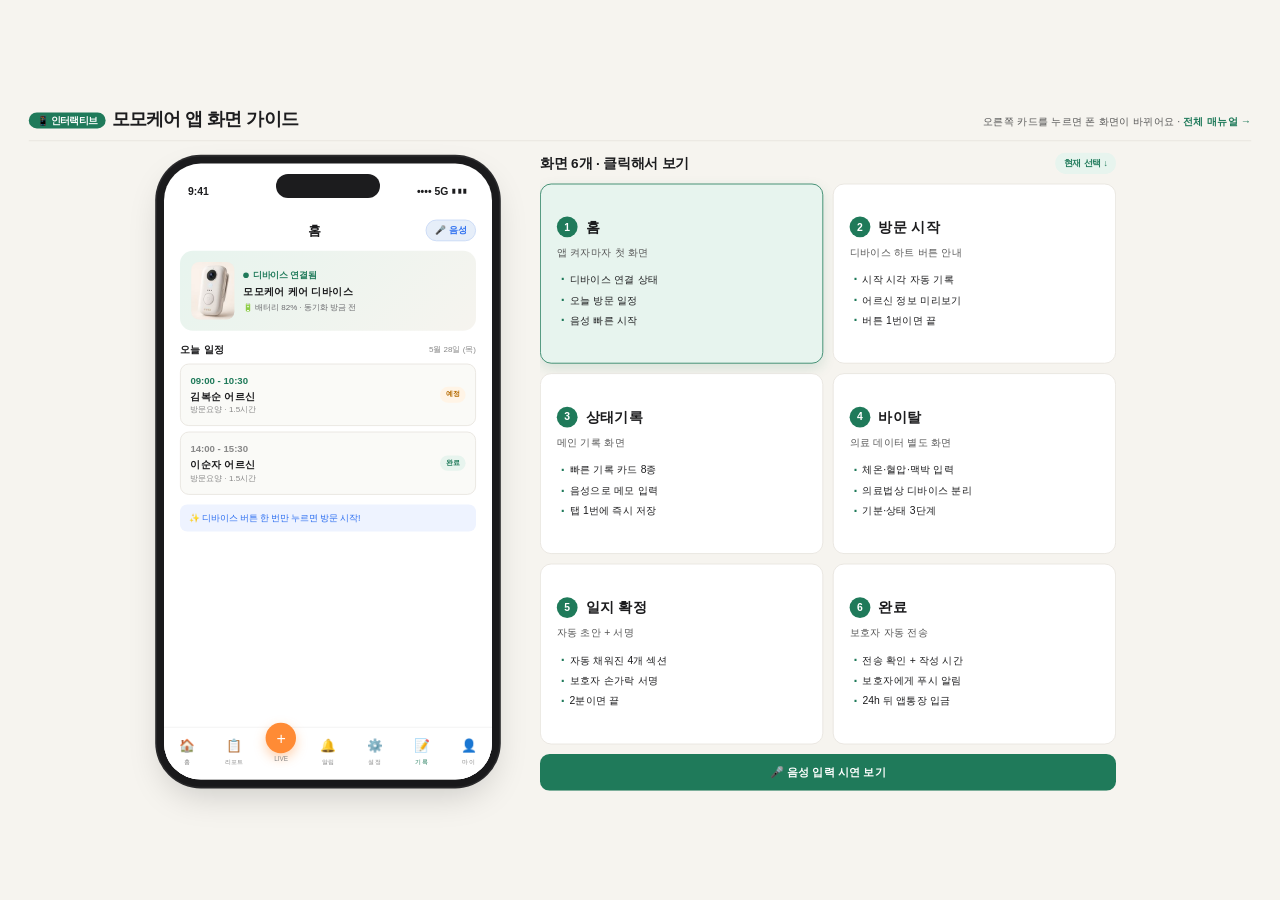
<file: app-screens.html>
<!DOCTYPE html>
<html lang="ko">
<head>
<meta charset="UTF-8">
<meta name="viewport" content="width=device-width, initial-scale=1.0">
<link rel="icon" type="image/png" href="assets/logo-icon.png">
<title>모모케어 앱 화면 — 인터랙티브 가이드</title>
<style>
  :root { --green:#1f7a5a; --green-light:#e7f4ee; --green-soft:#cfe9dc; --bg:#f6f4ef; --ink:#1c1c1e; --ink-soft:#555; --line:#e6e3dc; }
  * { box-sizing:border-box; margin:0; padding:0; -webkit-tap-highlight-color:transparent; }
  html, body { width:100vw; height:100vh; overflow:hidden; font-family:-apple-system,BlinkMacSystemFont,"Apple SD Gothic Neo","Pretendard","Noto Sans KR",sans-serif; background:var(--bg); color:var(--ink); line-height:1.5; }
  body { display:flex; align-items:center; justify-content:center; }
  .canvas { width:1600px; height:900px; padding:20px 36px 24px; display:flex; flex-direction:column; transform-origin:center center; background:var(--bg); flex-shrink:0; }
  header { flex-shrink:0; display:flex; justify-content:space-between; align-items:baseline; padding-bottom:10px; border-bottom:1px solid var(--line); margin-bottom:14px; }
  header h1 { font-size:22px; font-weight:800; letter-spacing:-0.4px; }
  header h1 .badge { background:var(--green); color:#fff; font-size:12px; padding:3px 10px; border-radius:999px; margin-right:8px; vertical-align:2px; }
  header p { color:var(--ink-soft); font-size:13px; }
  header a { color:var(--green); text-decoration:none; font-weight:700; }
  main { flex:1; display:flex; align-items:center; justify-content:center; gap:60px; min-height:0; }
  .phone { width:410px; height:770px; background:#fff; border-radius:46px; position:relative; overflow:hidden; box-shadow:0 18px 44px rgba(0,0,0,0.18), 0 0 0 9px #1c1c1e, 0 0 0 11px #2c2c2e; flex-shrink:0; }
  .notch { position:absolute; top:13px; left:50%; transform:translateX(-50%); width:130px; height:30px; background:#1c1c1e; border-radius:15px; z-index:10; }
  .status-bar { position:absolute; top:0; left:0; right:0; height:52px; display:flex; justify-content:space-between; align-items:flex-end; padding:0 30px 8px; font-size:13px; font-weight:600; color:#1c1c1e; z-index:9; }
  .screen-stage { position:absolute; top:52px; left:0; right:0; bottom:0; overflow:hidden; }
  .pscreen { position:absolute; inset:0; padding:8px 20px 78px; overflow-y:auto; background:#fff; transition:opacity 0.25s, transform 0.25s; opacity:0; transform:translateX(15px); pointer-events:none; }
  .pscreen.active { opacity:1; transform:translateX(0); pointer-events:auto; }
  .pscreen::-webkit-scrollbar { display:none; }
  .ptop-bar { display:flex; align-items:center; justify-content:space-between; padding:10px 0 12px; }
  .pback { width:30px; height:30px; border-radius:50%; background:#f3f3f3; display:flex; align-items:center; justify-content:center; cursor:pointer; border:none; font-size:15px; }
  .pscreen-title { font-size:16px; font-weight:700; }
  .pvoice-top { display:flex; align-items:center; gap:5px; background:#e6eef9; border:1px solid #c5d6f5; color:#2a6df0; padding:5px 11px; border-radius:999px; font-size:11px; font-weight:600; cursor:pointer; }
  .puser-card { background:#fafaf7; border:1px solid var(--line); border-radius:12px; padding:11px 13px; display:flex; align-items:center; gap:11px; margin-bottom:11px; }
  .pavatar { width:40px; height:40px; border-radius:50%; background:linear-gradient(135deg,#f0d4b0,#d49b6e); display:flex; align-items:center; justify-content:center; font-size:20px; }
  .puser-info { flex:1; }
  .puser-name { font-weight:700; font-size:14px; }
  .puser-meta { font-size:11px; color:#6b6b6f; }
  .ppreview-btn { font-size:10px; background:#fff; border:1px solid var(--line); padding:5px 9px; border-radius:7px; cursor:pointer; }
  .phint { background:#eef3ff; border-radius:9px; padding:9px 11px; font-size:11px; color:#2a6df0; display:flex; gap:6px; align-items:center; margin-bottom:12px; }
  .psec-label { font-size:13px; font-weight:700; margin:14px 0 7px; display:flex; justify-content:space-between; align-items:center; }
  .psec-label small { font-weight:500; color:#888; font-size:10px; }
  .pquick-grid { display:grid; grid-template-columns:repeat(4,1fr); gap:7px; }
  .pqcard { aspect-ratio:1/1.05; border-radius:13px; display:flex; flex-direction:column; align-items:center; justify-content:center; gap:3px; cursor:pointer; border:1px solid transparent; position:relative; transition:transform 0.1s, border-color 0.1s; }
  .pqcard:active { transform:scale(0.96); }
  .pqcard.selected { border-color:var(--green); }
  .pqcard.selected::after { content:"✓"; position:absolute; background:var(--green); color:#fff; width:16px; height:16px; border-radius:50%; font-size:10px; display:flex; align-items:center; justify-content:center; transform:translate(30px,-30px); }
  .pqicon { width:34px; height:34px; border-radius:50%; display:flex; align-items:center; justify-content:center; font-size:16px; }
  .pqlabel { font-size:10px; font-weight:700; }
  .pqsub { font-size:8px; color:#888; }
  .pbottom-nav { position:absolute; bottom:0; left:0; right:0; height:66px; background:#fff; border-top:1px solid #f0f0f0; display:grid; grid-template-columns:repeat(7,1fr); align-items:center; padding-bottom:6px; z-index:5; }
  .pnav-item { display:flex; flex-direction:column; align-items:center; gap:2px; font-size:8px; color:#888; cursor:pointer; padding:5px 0; }
  .pnav-item.active { color:var(--green); }
  .pnav-icon { font-size:16px; }
  .pnav-item.center .pnav-icon { width:38px; height:38px; border-radius:50%; background:#ff8b35; color:#fff; display:flex; align-items:center; justify-content:center; font-size:20px; margin-top:-20px; box-shadow:0 6px 14px rgba(255,139,53,0.4); }
  .psave-bar { position:absolute; bottom:74px; left:14px; right:14px; display:grid; grid-template-columns:2fr 1fr; gap:7px; }
  .pbtn-primary { background:var(--green); color:#fff; border:none; padding:12px 0; border-radius:11px; font-size:13px; font-weight:700; cursor:pointer; }
  .pbtn-secondary { background:#f3f3f3; color:#555; border:none; padding:12px 0; border-radius:11px; font-size:13px; font-weight:600; cursor:pointer; }
  .pdevice-card { background:linear-gradient(135deg,var(--green-light) 0%,#f6f4ef 100%); border-radius:16px; padding:14px; display:flex; gap:11px; align-items:center; margin-bottom:11px; }
  .pdevice-thumb { width:54px; height:72px; border-radius:10px; flex-shrink:0; background-size:cover; background-position:center; }
  .pdevice-info { flex:1; }
  .pdevice-state { font-size:11px; color:var(--green); font-weight:700; display:flex; align-items:center; gap:5px; }
  .ppulse { width:7px; height:7px; border-radius:50%; background:var(--green); animation:ppulse 1.5s infinite; }
  @keyframes ppulse { 0%,100% { opacity:1; } 50% { opacity:0.3; } }
  .pdevice-name { font-size:13px; font-weight:700; margin:2px 0; }
  .pdevice-bat { font-size:10px; color:#6b6b6f; margin-top:3px; }
  .pschedule-item { background:#fafaf7; border-radius:11px; padding:12px; display:flex; align-items:center; gap:11px; margin-bottom:7px; cursor:pointer; border:1px solid var(--line); }
  .psched-time { font-size:12px; font-weight:700; color:var(--green); }
  .psched-name { font-size:13px; font-weight:600; }
  .psched-sub { font-size:10px; color:#888; }
  .psched-status { font-size:9px; padding:3px 7px; border-radius:999px; background:#fff4e6; color:#b56a00; font-weight:700; }
  .psched-status.done { background:var(--green-light); color:var(--green); }
  .pvisit-content { display:flex; flex-direction:column; align-items:center; text-align:center; padding-top:10px; }
  .pdevice-big { width:160px; height:200px; border-radius:20px; background-size:contain; background-repeat:no-repeat; background-position:center; margin:12px 0; cursor:pointer; position:relative; }
  .pdevice-big::after { content:""; position:absolute; inset:-10px; border-radius:26px; border:3px solid rgba(31,122,90,0.4); animation:ringPulse 1.5s infinite; }
  @keyframes ringPulse { 0%,100% { transform:scale(1); opacity:0.6; } 50% { transform:scale(1.05); opacity:0; } }
  .pvisit-cta { background:var(--green); color:#fff; padding:12px 24px; border-radius:12px; font-weight:700; font-size:14px; border:none; cursor:pointer; box-shadow:0 8px 20px rgba(31,122,90,0.3); margin-top:10px; }
  .pvoice-modal { position:absolute; inset:52px 0 0; background:rgba(0,0,0,0.6); display:none; align-items:center; justify-content:center; z-index:20; }
  .pvoice-modal.show { display:flex; }
  .pvoice-box { background:#fff; border-radius:18px; padding:22px; width:86%; text-align:center; }
  .pmic { width:80px; height:80px; border-radius:50%; background:linear-gradient(135deg,#ff8b35,#ff5a5a); color:#fff; display:flex; align-items:center; justify-content:center; font-size:30px; margin:0 auto 14px; animation:pmicpulse 1.2s infinite; }
  @keyframes pmicpulse { 0%,100% { box-shadow:0 0 0 0 rgba(255,139,53,0.5); } 50% { box-shadow:0 0 0 16px rgba(255,139,53,0); } }
  .pstt-text { background:#fafaf7; border-radius:11px; padding:12px; font-size:13px; min-height:50px; text-align:left; color:#1c1c1e; margin-bottom:14px; }
  .pstt-text .typed { color:var(--green); font-weight:600; }
  .pvoice-actions { display:flex; gap:7px; }
  .pnote-area { background:#fafaf7; border:1px solid var(--line); border-radius:11px; padding:11px; font-size:12px; min-height:80px; color:#3a3a3c; margin-bottom:7px; }
  .pvoice-mini { background:#fff; border:1px solid #ddd; padding:5px 10px; border-radius:999px; font-size:10px; display:inline-flex; gap:4px; align-items:center; cursor:pointer; float:right; }
  .pvital-row { display:flex; justify-content:space-between; align-items:center; padding:12px 0; border-bottom:1px solid #f0f0f0; }
  .pvital-label { font-size:13px; font-weight:600; }
  .pvital-input { background:#fafaf7; border:1px solid var(--line); border-radius:9px; padding:7px 12px; font-size:14px; font-weight:700; min-width:100px; text-align:right; }
  .pconfirm-section { background:#fafaf7; border-radius:11px; padding:12px; margin-bottom:9px; }
  .pconfirm-section h4 { font-size:11px; color:#888; margin-bottom:5px; font-weight:600; }
  .pconfirm-section p { font-size:12px; line-height:1.4; }
  .psig-pad { background:#fff; border:2px dashed #ccc; border-radius:11px; height:80px; display:flex; align-items:center; justify-content:center; color:#aaa; font-size:12px; cursor:pointer; }
  .psig-pad.signed { border:2px solid var(--green); color:var(--green); background:var(--green-light); font-weight:700; }
  .psuccess { display:flex; flex-direction:column; align-items:center; justify-content:center; height:100%; text-align:center; padding:30px 20px; }
  .psuccess-check { width:70px; height:70px; border-radius:50%; background:var(--green-light); color:var(--green); display:flex; align-items:center; justify-content:center; font-size:36px; margin-bottom:16px; }
  .pwarn { background:#f4eaff; border-left:4px solid #6a3aa5; padding:11px 13px; border-radius:7px; font-size:12px; margin:9px 0; }
  .pwarn b { color:#6a3aa5; }
  .controls { width:720px; height:100%; display:flex; flex-direction:column; min-height:0; gap:12px; overflow:hidden; }
  .info-top { display:flex; justify-content:space-between; align-items:center; flex-shrink:0; }
  .info-top h2 { font-size:17px; font-weight:800; }
  .info-top .hint-tag { background:var(--green-light); color:var(--green); font-size:11px; font-weight:700; padding:5px 10px; border-radius:999px; }
  .screen-list { flex:1; display:grid; grid-template-columns:1fr 1fr; grid-template-rows:repeat(3,1fr); gap:12px; min-height:0; }
  .sitem { background:#fff; border:1px solid var(--line); border-radius:14px; padding:16px 20px; cursor:pointer; transition:all 0.2s; display:flex; flex-direction:column; justify-content:center; gap:4px; min-height:0; }
  .sitem:hover { border-color:var(--green-soft); }
  .sitem.active { background:var(--green-light); border-color:var(--green); box-shadow:0 6px 16px rgba(31,122,90,0.15); }
  .sitem .row { display:flex; align-items:center; gap:10px; margin-bottom:4px; }
  .sitem .snum { background:var(--green); color:#fff; width:26px; height:26px; border-radius:50%; display:inline-flex; align-items:center; justify-content:center; font-size:13px; font-weight:800; flex-shrink:0; }
  .sitem h4 { font-size:18px; font-weight:800; }
  .sitem p { font-size:13px; color:var(--ink-soft); margin-bottom:8px; }
  .sitem ul { list-style:none; padding:0; margin:0; }
  .sitem ul li { font-size:13px; padding:3px 0 3px 16px; position:relative; color:var(--ink); line-height:1.5; }
  .sitem ul li::before { content:"·"; position:absolute; left:5px; top:0; color:var(--green); font-weight:700; font-size:18px; }
  .voice-cta { flex-shrink:0; background:var(--green); color:#fff; padding:14px; border-radius:12px; border:none; font-weight:700; font-size:14px; cursor:pointer; }
  #dtCard { background-image: url('[data-uri]'); }
  #dbBig  { background-image: url('[data-uri]'); }
</style>
</head>
<body>
<div class="canvas" id="canvas">
<header>
  <h1><span class="badge">📱 인터랙티브</span>모모케어 앱 화면 가이드</h1>
  <p>오른쪽 카드를 누르면 폰 화면이 바뀌어요 · <a href="https://momocareapp.netlify.app/" target="_blank" rel="noopener">전체 매뉴얼 →</a></p>
</header>
<main>
  <div class="phone">
    <div class="notch"></div>
    <div class="status-bar"><span>9:41</span><span>•••• 5G ▮▮▮</span></div>
    <div class="screen-stage">

      <div class="pscreen active" data-pscreen="home">
        <div class="ptop-bar"><div style="width:30px"></div><div class="pscreen-title">홈</div><button class="pvoice-top" onclick="pOpenVoice()">🎤 음성</button></div>
        <div class="pdevice-card">
          <div class="pdevice-thumb" id="dtCard"></div>
          <div class="pdevice-info">
            <div class="pdevice-state"><span class="ppulse"></span> 디바이스 연결됨</div>
            <div class="pdevice-name">모모케어 케어 디바이스</div>
            <div class="pdevice-bat">🔋 배터리 82% · 동기화 방금 전</div>
          </div>
        </div>
        <div class="psec-label">오늘 일정 <small>5월 28일 (목)</small></div>
        <div class="pschedule-item" onclick="pGoto('visit')"><div style="flex:1"><div class="psched-time">09:00 - 10:30</div><div class="psched-name">김복순 어르신</div><div class="psched-sub">방문요양 · 1.5시간</div></div><div class="psched-status">예정</div></div>
        <div class="pschedule-item"><div style="flex:1"><div class="psched-time" style="color:#888">14:00 - 15:30</div><div class="psched-name">이순자 어르신</div><div class="psched-sub">방문요양 · 1.5시간</div></div><div class="psched-status done">완료</div></div>
        <div class="phint" style="margin-top:12px">✨ 디바이스 버튼 한 번만 누르면 방문 시작!</div>
      </div>

      <div class="pscreen" data-pscreen="visit">
        <div class="ptop-bar"><button class="pback" onclick="pGoto('home')">←</button><div class="pscreen-title">방문 시작</div><div style="width:30px"></div></div>
        <div class="puser-card"><div class="pavatar">👵</div><div class="puser-info"><div class="puser-name">김복순 어르신</div><div class="puser-meta">2026.05.28 · 오전 09:00</div></div></div>
        <div class="pvisit-content">
          <p style="font-size:13px; color:#3a3a3c;">디바이스 가운데 <b style="color:var(--green)">하트 버튼</b>을<br>한 번 눌러주세요</p>
          <p style="font-size:10px; color:#888; margin-top:6px;">시작 시각이 자동으로 기록돼요</p>
          <div class="pdevice-big" id="dbBig" onclick="pStartVisit()"></div>
          <button class="pvisit-cta" onclick="pStartVisit()">방문 시작하기 →</button>
        </div>
      </div>

      <div class="pscreen" data-pscreen="record">
        <div class="ptop-bar"><button class="pback" onclick="pGoto('visit')">←</button><div class="pscreen-title">상태기록</div><button class="pvoice-top" onclick="pOpenVoice()">🎤 음성</button></div>
        <div class="puser-card"><div class="pavatar">👵</div><div class="puser-info"><div class="puser-name">김복순 어르신</div><div class="puser-meta">시작 09:00 · <b style="color:var(--green)">진행 중</b></div></div><button class="ppreview-btn">미리보기</button></div>
        <div class="phint">✨ 카드 한 번이면 빠르게 기록</div>
        <div class="psec-label">빠른 기록 <small>자주 쓰는 항목</small></div>
        <div class="pquick-grid">
          <div class="pqcard" style="background:#fff0e8" onclick="pToggleCard(this)"><div class="pqicon" style="background:#ffd9c2; color:#ff6b35">🍴</div><div class="pqlabel">식사</div><div class="pqsub">조식</div></div>
          <div class="pqcard" style="background:#e8f0fc" onclick="pToggleCard(this)"><div class="pqicon" style="background:#c2d6f5; color:#2a6df0">🚽</div><div class="pqlabel">배설</div><div class="pqsub">화장실</div></div>
          <div class="pqcard" style="background:#e6f4ee" onclick="pToggleCard(this)"><div class="pqicon" style="background:#bce3d2; color:var(--green)">🚿</div><div class="pqlabel">입욕</div><div class="pqsub">샤워</div></div>
          <div class="pqcard" style="background:#f0eaff" onclick="pToggleCard(this)"><div class="pqicon" style="background:#d6c5f5; color:#6a3aa5">👕</div><div class="pqlabel">청결</div><div class="pqsub">세면</div></div>
          <div class="pqcard" style="background:#fff8e0" onclick="pToggleCard(this)"><div class="pqicon" style="background:#f5e3a8; color:#b56a00">🚶</div><div class="pqlabel">이동</div><div class="pqsub">실내</div></div>
          <div class="pqcard" style="background:#e6f4ee" onclick="pToggleCard(this)"><div class="pqicon" style="background:#bce3d2; color:var(--green)">🏥</div><div class="pqlabel">외출</div><div class="pqsub">병원</div></div>
          <div class="pqcard" style="background:#fff0e8" onclick="pToggleCard(this)"><div class="pqicon" style="background:#ffd9c2; color:#ff6b35">🧹</div><div class="pqlabel">생활</div><div class="pqsub">청소</div></div>
          <div class="pqcard" style="background:#f3f3f3" onclick="pToggleCard(this)"><div class="pqicon" style="background:#e0e0e0; color:#888">+</div><div class="pqlabel">직접</div><div class="pqsub">상세</div></div>
        </div>
        <div class="psec-label">바이탈 <small>직접 입력</small></div>
        <div class="pschedule-item" onclick="pGoto('vital')" style="background:#f4eaff; border-color:#ddc7f5"><div style="flex:1"><div style="font-size:12px; font-weight:700; color:#6a3aa5">체온·혈압·맥박 입력</div><div class="psched-sub">직접 입력</div></div><div style="color:#6a3aa5;">→</div></div>
        <div class="psec-label">특이사항 <span class="pvoice-mini" onclick="pOpenVoice()">🎤 음성</span></div>
        <div class="pnote-area" id="pNoteArea">예) 화장실 이동 시 좌측 발을 약간 끄는 현상이 관찰됨.</div>
        <div class="psave-bar"><button class="pbtn-primary" onclick="pGoto('confirm')">기록 저장 →</button><button class="pbtn-secondary" onclick="pGoto('home')">취소</button></div>
      </div>

      <div class="pscreen" data-pscreen="vital">
        <div class="ptop-bar"><button class="pback" onclick="pGoto('record')">←</button><div class="pscreen-title">바이탈 입력</div><div style="width:30px"></div></div>
        <div class="pwarn"><b>⚠️ 직접 입력</b><br><span style="font-size:11px;">디바이스가 측정하지 않아요.</span></div>
        <div class="pvital-row"><div class="pvital-label">체온 (℃)</div><input class="pvital-input" type="text" value="36.5"></div>
        <div class="pvital-row"><div class="pvital-label">혈압</div><input class="pvital-input" type="text" value="125 / 80"></div>
        <div class="pvital-row"><div class="pvital-label">맥박 (회/분)</div><input class="pvital-input" type="text" value="72"></div>
        <div class="pvital-row"><div class="pvital-label">기분·상태</div><div style="display:flex; gap:5px;"><button class="pbtn-secondary" style="padding:7px 11px; font-size:11px; background:var(--green-light); color:var(--green)">양호</button><button class="pbtn-secondary" style="padding:7px 11px; font-size:11px">보통</button><button class="pbtn-secondary" style="padding:7px 11px; font-size:11px">불량</button></div></div>
        <button class="pbtn-primary" onclick="pGoto('record')" style="width:100%; margin-top:22px;">저장하고 돌아가기</button>
      </div>

      <div class="pscreen" data-pscreen="confirm">
        <div class="ptop-bar"><button class="pback" onclick="pGoto('record')">←</button><div class="pscreen-title">일지 확정</div><div style="width:30px"></div></div>
        <div class="phint">✨ 자동 초안 확인 + 서명만 받으면 끝</div>
        <div class="pconfirm-section"><h4>방문 시각 (자동)</h4><p>09:00 시작 → 10:28 종료 · 총 88분</p></div>
        <div class="pconfirm-section"><h4>돌봄 기록 (체크 4건)</h4><p>✓ 식사 · ✓ 배설 · ✓ 입욕 · ✓ 이동</p></div>
        <div class="pconfirm-section"><h4>바이탈</h4><p>체온 36.5℃ · 혈압 125/80 · 맥박 72 · 양호</p></div>
        <div class="pconfirm-section"><h4>관찰 메모 (음성)</h4><p style="color:#555">화장실 이동 시 좌측 발 끄는 현상. 입욕 중 피부 양호.</p></div>
        <h4 style="font-size:12px; margin: 12px 0 7px;">보호자 서명</h4>
        <div class="psig-pad" id="pSigPad" onclick="pSignIt()">서명하려면 여기 터치</div>
        <button class="pbtn-primary" onclick="pGoto('done')" style="width:100%; margin-top:16px;">확정 및 전송 →</button>
      </div>

      <div class="pscreen" data-pscreen="done">
        <div class="psuccess">
          <div class="psuccess-check">✓</div>
          <h2 style="font-size:18px; margin-bottom:8px">일지 전송 완료</h2>
          <p style="color:#888; font-size:12px;">보호자에게 자동 알림</p>
          <p style="color:#888; font-size:12px; margin-bottom: 26px">총 작성 시간: 약 2분</p>
          <button class="pbtn-primary" onclick="pGoto('home')" style="padding: 12px 36px">홈으로</button>
        </div>
      </div>

    </div>

    <div class="pvoice-modal" id="pVoiceModal">
      <div class="pvoice-box">
        <div class="pmic">🎤</div>
        <h3 style="font-size:14px; margin-bottom:12px">듣고 있어요...</h3>
        <div class="pstt-text" id="pSttText"></div>
        <div class="pvoice-actions"><button class="pbtn-secondary" onclick="pCloseVoice()" style="flex:1">취소</button><button class="pbtn-primary" onclick="pApplyVoice()" style="flex:2">적용 →</button></div>
      </div>
    </div>

    <div class="pbottom-nav">
      <div class="pnav-item" onclick="pGoto('home')"><div class="pnav-icon">🏠</div>홈</div>
      <div class="pnav-item" onclick="pGoto('confirm')"><div class="pnav-icon">📋</div>리포트</div>
      <div class="pnav-item center" onclick="pGoto('visit')"><div class="pnav-icon">+</div>LIVE</div>
      <div class="pnav-item"><div class="pnav-icon">🔔</div>알림</div>
      <div class="pnav-item"><div class="pnav-icon">⚙️</div>설정</div>
      <div class="pnav-item active" onclick="pGoto('record')"><div class="pnav-icon">📝</div>기록</div>
      <div class="pnav-item"><div class="pnav-icon">👤</div>마이</div>
    </div>
  </div>

  <div class="controls">
    <div class="info-top"><h2>화면 6개 · 클릭해서 보기</h2><span class="hint-tag">현재 선택 ↓</span></div>
    <div class="screen-list">
      <div class="sitem active" data-pscreen="home" onclick="pGoto('home')"><div class="row"><span class="snum">1</span><h4>홈</h4></div><p>앱 켜자마자 첫 화면</p><ul><li>디바이스 연결 상태</li><li>오늘 방문 일정</li><li>음성 빠른 시작</li></ul></div>
      <div class="sitem" data-pscreen="visit" onclick="pGoto('visit')"><div class="row"><span class="snum">2</span><h4>방문 시작</h4></div><p>디바이스 하트 버튼 안내</p><ul><li>시작 시각 자동 기록</li><li>어르신 정보 미리보기</li><li>버튼 1번이면 끝</li></ul></div>
      <div class="sitem" data-pscreen="record" onclick="pGoto('record')"><div class="row"><span class="snum">3</span><h4>상태기록</h4></div><p>메인 기록 화면</p><ul><li>빠른 기록 카드 8종</li><li>음성으로 메모 입력</li><li>탭 1번에 즉시 저장</li></ul></div>
      <div class="sitem" data-pscreen="vital" onclick="pGoto('vital')"><div class="row"><span class="snum">4</span><h4>바이탈</h4></div><p>의료 데이터 별도 화면</p><ul><li>체온·혈압·맥박 입력</li><li>의료법상 디바이스 분리</li><li>기분·상태 3단계</li></ul></div>
      <div class="sitem" data-pscreen="confirm" onclick="pGoto('confirm')"><div class="row"><span class="snum">5</span><h4>일지 확정</h4></div><p>자동 초안 + 서명</p><ul><li>자동 채워진 4개 섹션</li><li>보호자 손가락 서명</li><li>2분이면 끝</li></ul></div>
      <div class="sitem" data-pscreen="done" onclick="pGoto('done')"><div class="row"><span class="snum">6</span><h4>완료</h4></div><p>보호자 자동 전송</p><ul><li>전송 확인 + 작성 시간</li><li>보호자에게 푸시 알림</li><li>24h 뒤 앱통장 입금</li></ul></div>
    </div>
    <button class="voice-cta" onclick="pOpenVoice()">🎤 음성 입력 시연 보기</button>
  </div>
</main>
</div>
<script>
  function fitCanvas() {
    const canvas = document.getElementById('canvas');
    const baseW = 1600, baseH = 900;
    const s = Math.min(window.innerWidth / baseW, window.innerHeight / baseH);
    canvas.style.transform = `scale(${s})`;
  }
  window.addEventListener('resize', fitCanvas);
  window.addEventListener('load', fitCanvas);
  fitCanvas();
  function pGoto(name) {
    document.querySelectorAll('.pscreen').forEach(s => s.classList.remove('active'));
    const target = document.querySelector(`.pscreen[data-pscreen="${name}"]`);
    if (target) target.classList.add('active');
    document.querySelectorAll('.sitem').forEach(s => s.classList.toggle('active', s.dataset.pscreen === name));
  }
  function pStartVisit() { pGoto('record'); }
  function pToggleCard(el) { el.classList.toggle('selected'); }
  function pOpenVoice() {
    document.getElementById('pVoiceModal').classList.add('show');
    const text = '오늘 어르신 기분은 양호하셨고 식사 80퍼센트 드셨어요. 화장실 이동 시 좌측 발을 약간 끄는 모습이 보였습니다.';
    const target = document.getElementById('pSttText');
    target.innerHTML = '';
    let i = 0;
    const timer = setInterval(() => {
      if (i >= text.length) { clearInterval(timer); return; }
      target.innerHTML = '<span class="typed">' + text.slice(0, i+1) + '</span><span style="color:#aaa">|</span>';
      i++;
    }, 35);
  }
  function pCloseVoice() { document.getElementById('pVoiceModal').classList.remove('show'); }
  function pApplyVoice() {
    const text = document.getElementById('pSttText').innerText.replace('|','');
    const note = document.getElementById('pNoteArea');
    if (note) note.innerText = text;
    pCloseVoice(); pGoto('record');
  }
  function pSignIt() {
    const pad = document.getElementById('pSigPad');
    pad.classList.add('signed');
    pad.innerHTML = '✓ 김보호 (보호자) 서명 완료';
  }
</script>
</body>
</html>
</file>
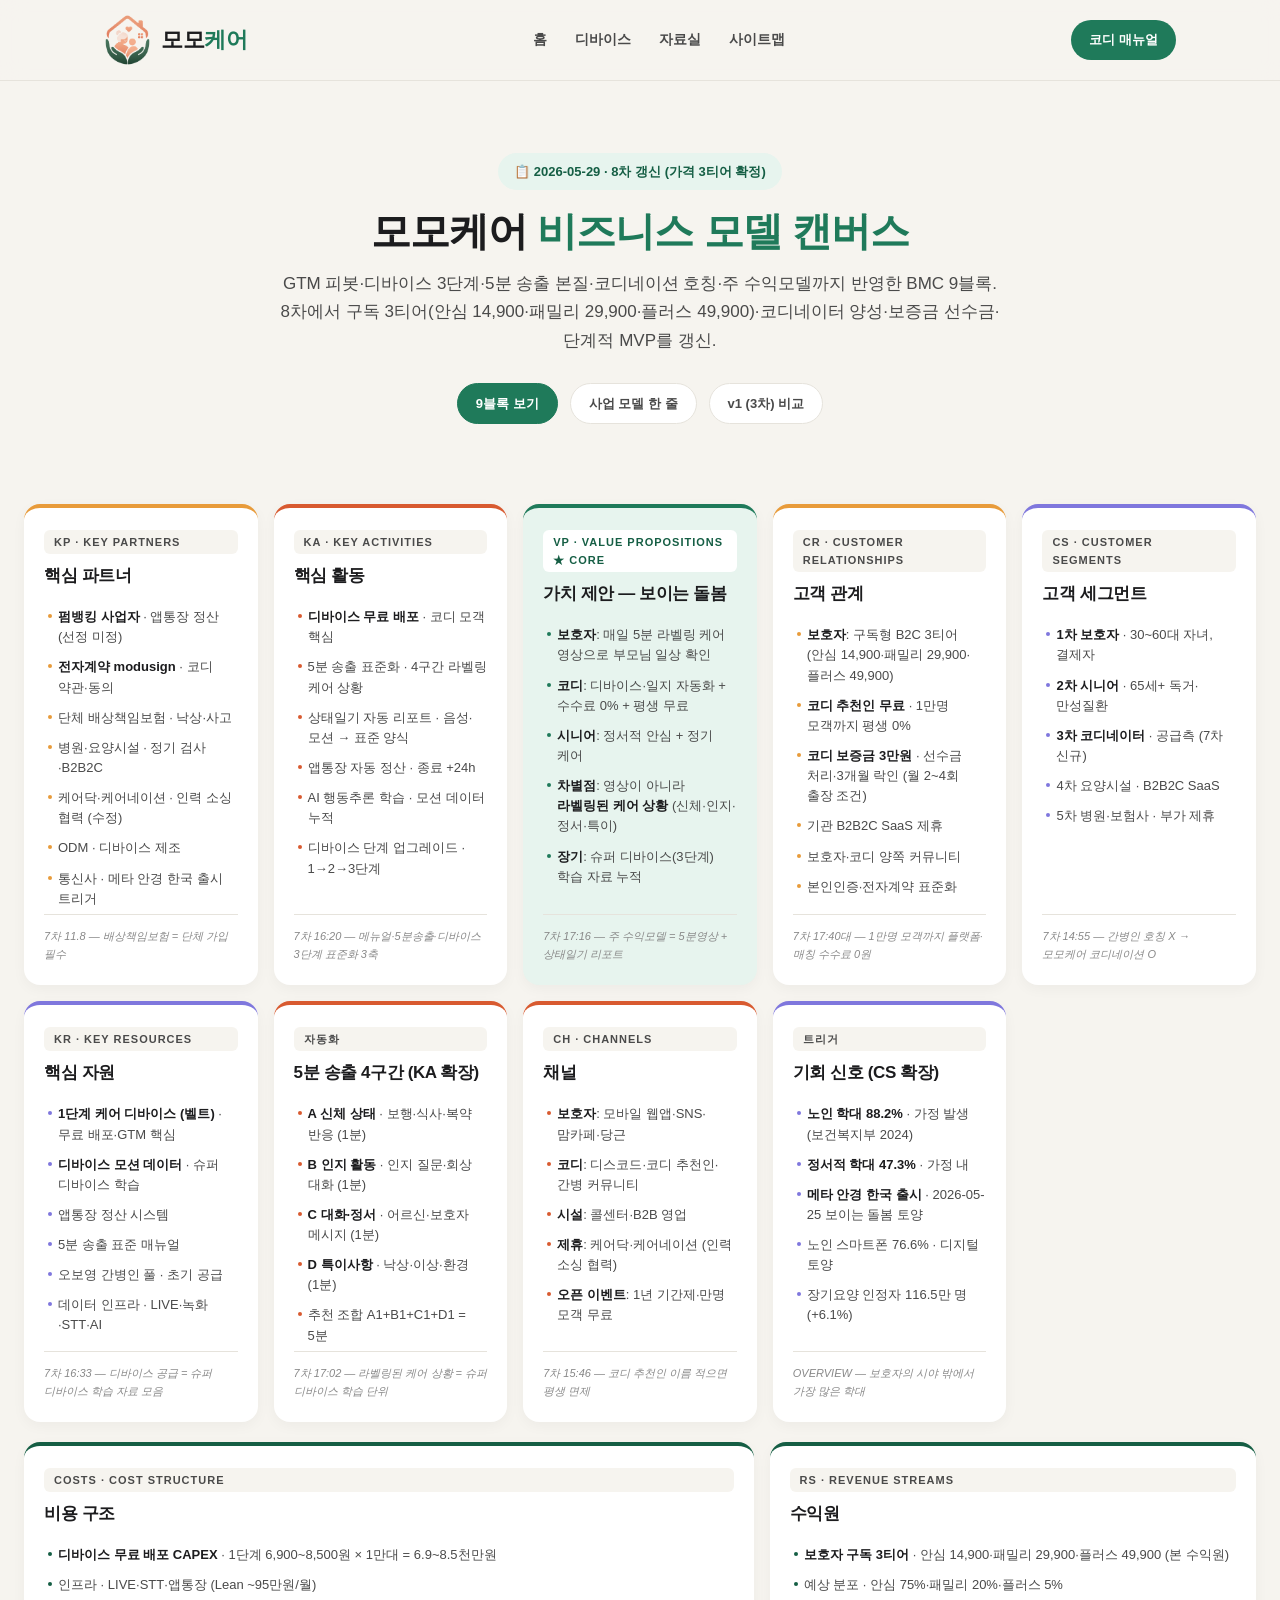
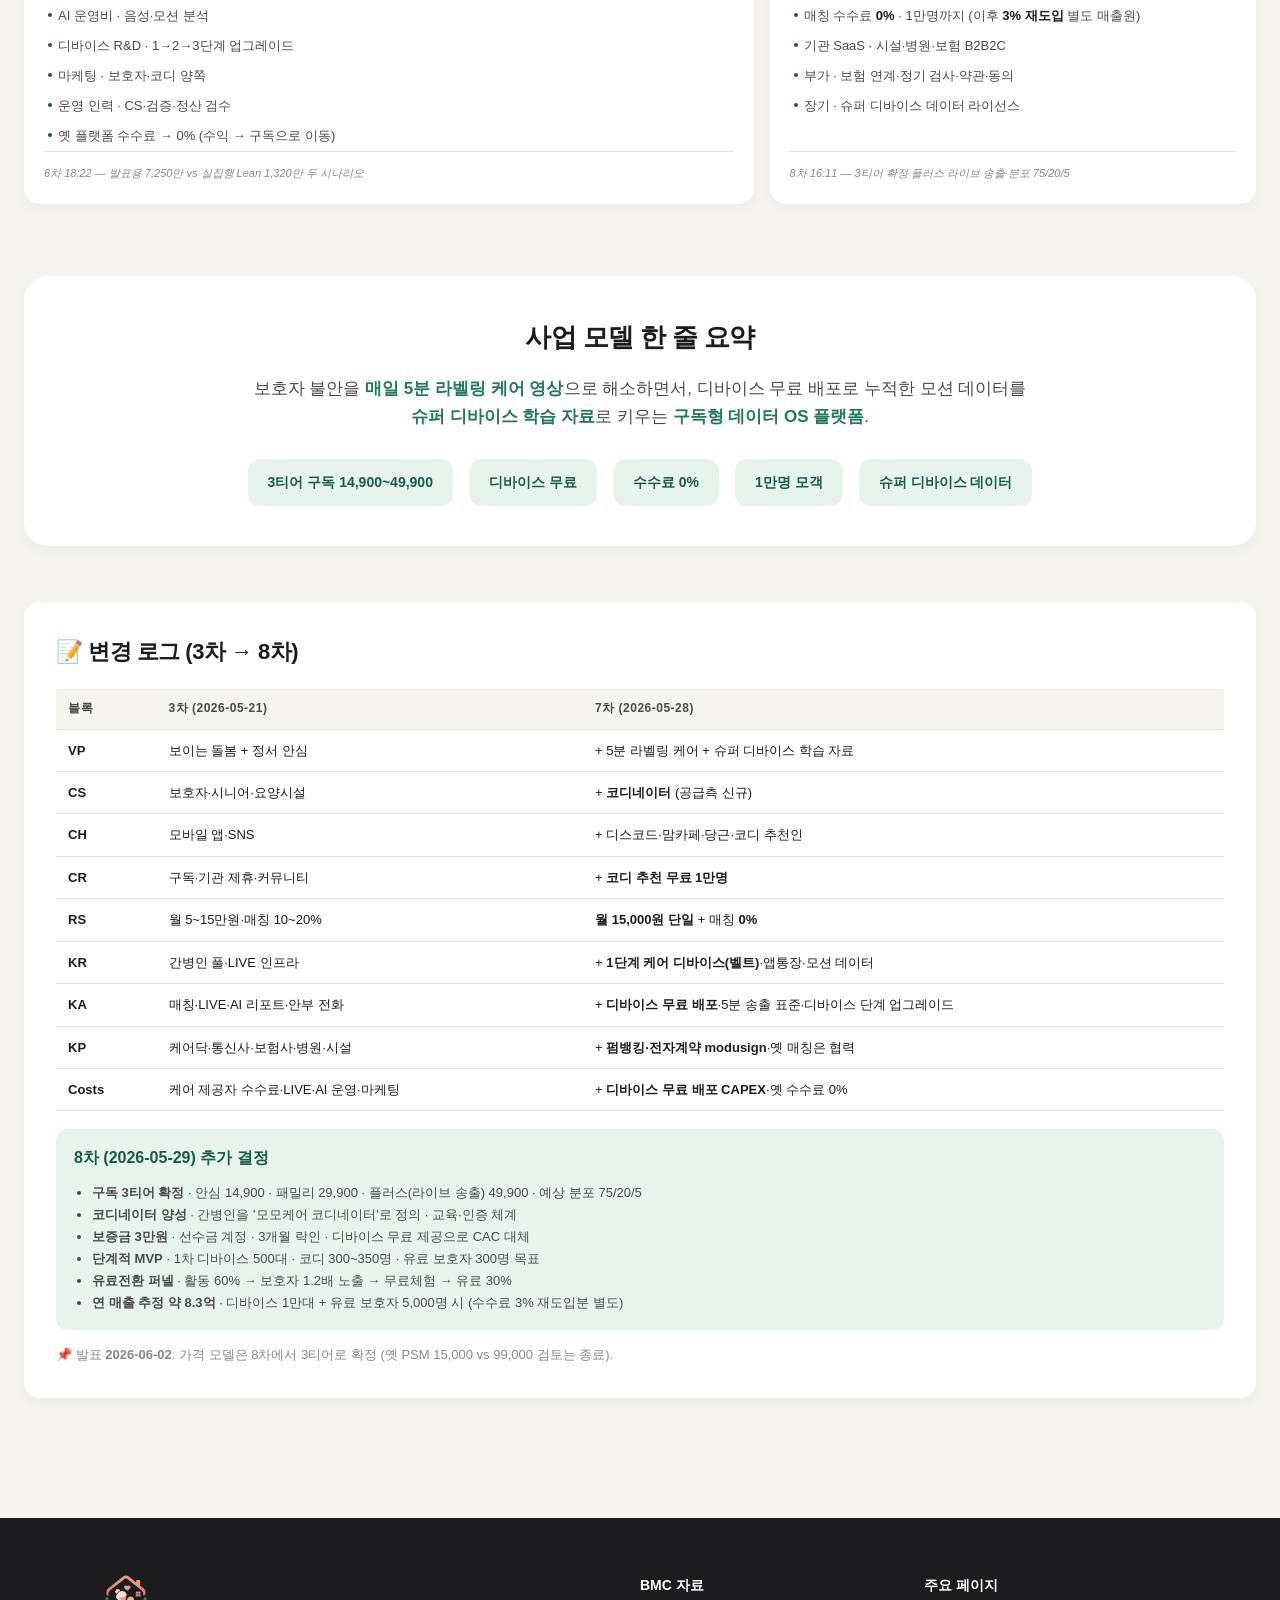
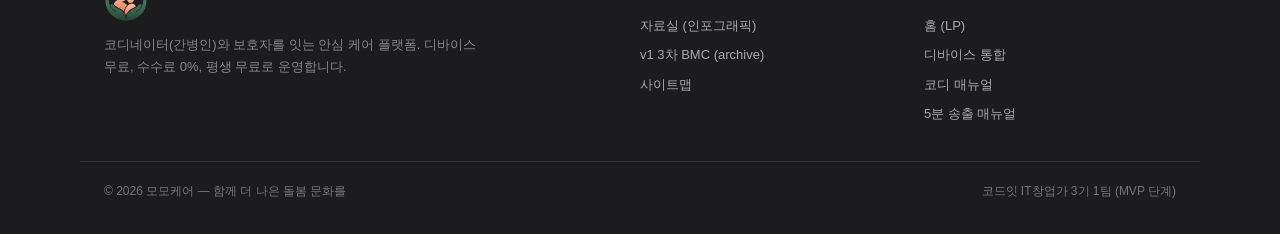
<file: bmc.html>
<!DOCTYPE html>
<html lang="ko">
<head>
<meta charset="UTF-8">
<meta name="viewport" content="width=device-width, initial-scale=1.0">
<link rel="icon" type="image/png" href="assets/logo-icon.png">
<title>모모케어 비즈니스 모델 — 2026-05-29 8차 갱신</title>
<meta name="description" content="모모케어 비즈니스 모델 캔버스 9블록. 7차 회의 결정 본에 8차(2026-05-29) 가격 3티어 확정·코디네이터 양성·보증금 선수금·단계적 MVP를 갱신해 반영.">
<link rel="stylesheet" href="lightbox.css">
<style>
  :root {
    --green: #1f7a5a; --green-light: #e7f4ee; --green-dark: #155e44;
    --purple: #7F77DD; --purple-light: #EEEDFE;
    --coral: #D85A30; --coral-light: #FAECE7;
    --orange: #E89B3A; --orange-light: #FBF1DE;
    --bg: #f6f4ef; --paper: #ffffff; --ink: #1c1c1e; --ink-soft: #4a4a4a; --ink-mute: #888;
    --line: #e6e3dc;
    --shadow: 0 4px 14px rgba(0,0,0,0.04);
  }
  * { box-sizing: border-box; margin: 0; padding: 0; }
  body {
    font-family: -apple-system, BlinkMacSystemFont, "Apple SD Gothic Neo", "Pretendard", "Noto Sans KR", sans-serif;
    background: var(--bg); color: var(--ink); line-height: 1.65; word-break: keep-all;
    -webkit-font-smoothing: antialiased;
  }
  a { color: inherit; text-decoration: none; }
  img { max-width: 100%; display: block; }

  .wrap { max-width: 1280px; margin: 0 auto; padding: 0 24px; }

  /* Nav */
  .nav { position: sticky; top: 0; z-index: 50; background: rgba(246,244,239,0.92); backdrop-filter: blur(12px); border-bottom: 1px solid var(--line); }
  .nav-inner { display: flex; justify-content: space-between; align-items: center; height: 80px; max-width: 1120px; margin: 0 auto; padding: 0 24px; }
  .logo { display: inline-flex; align-items: center; gap: 10px; font-size: 22px; font-weight: 800; letter-spacing: -0.5px; color: var(--ink); }
  .logo img { height: 52px; width: auto; }
  .logo b { color: var(--green); }
  .nav-menu { display: flex; gap: 28px; font-size: 14px; font-weight: 600; }
  .nav-menu a { color: var(--ink-soft); transition: color 0.2s; }
  .nav-menu a:hover, .nav-menu a.active { color: var(--green); }
  .nav-cta { background: var(--green); color: #fff; padding: 9px 18px; border-radius: 999px; font-size: 13px; font-weight: 700; }

  /* Hero */
  .hero { padding: 72px 0 48px; text-align: center; }
  .hero-badge {
    display: inline-flex; align-items: center; gap: 8px;
    background: var(--green-light); color: var(--green-dark);
    padding: 8px 16px; border-radius: 999px; font-size: 13px; font-weight: 700;
    margin-bottom: 16px;
  }
  .hero h1 { font-size: 40px; font-weight: 800; letter-spacing: -1px; margin-bottom: 14px; line-height: 1.25; }
  .hero h1 b { color: var(--green); }
  .hero p { font-size: 17px; color: var(--ink-soft); max-width: 720px; margin: 0 auto 28px; }
  .hero-links { display: inline-flex; gap: 12px; flex-wrap: wrap; justify-content: center; }
  .hero-links a {
    padding: 9px 18px; border-radius: 999px; font-size: 13px; font-weight: 700;
    background: var(--paper); border: 1px solid var(--line); color: var(--ink-soft);
    transition: border-color 0.2s, color 0.2s;
  }
  .hero-links a:hover { border-color: var(--green); color: var(--green); }
  .hero-links a.primary { background: var(--green); color: #fff; border-color: var(--green); }
  .hero-links a.primary:hover { background: var(--green-dark); border-color: var(--green-dark); color: #fff; }

  /* BMC Grid (5x2 데스크탑 / 1컬럼 모바일) */
  .bmc { padding: 32px 0 80px; }
  .bmc-grid {
    display: grid;
    grid-template-columns: repeat(5, 1fr);
    grid-template-rows: repeat(2, auto);
    gap: 16px;
    max-width: 1280px; margin: 0 auto;
  }
  .block {
    background: var(--paper);
    border-radius: 16px;
    padding: 22px 20px;
    border-top: 4px solid var(--green);
    box-shadow: var(--shadow);
    display: flex; flex-direction: column;
    min-height: 320px;
  }
  .block.vp { border-top-color: var(--green); background: var(--green-light); }
  .block.cs { border-top-color: var(--purple); }
  .block.ch { border-top-color: var(--coral); }
  .block.cr { border-top-color: var(--orange); }
  .block.rs { border-top-color: var(--green-dark); }
  .block.kr { border-top-color: var(--purple); }
  .block.ka { border-top-color: var(--coral); }
  .block.kp { border-top-color: var(--orange); }
  .block.costs { border-top-color: var(--green-dark); }

  .block-tag {
    display: inline-block;
    background: var(--bg);
    padding: 3px 10px; border-radius: 6px;
    font-size: 11px; font-weight: 800;
    letter-spacing: 1px; color: var(--ink-soft);
    margin-bottom: 8px;
  }
  .block.vp .block-tag { background: var(--paper); color: var(--green-dark); }
  .block h3 { font-size: 17px; font-weight: 800; letter-spacing: -0.4px; margin-bottom: 12px; }
  .block ul { list-style: none; padding: 0; margin: 0; }
  .block li {
    font-size: 13px;
    color: var(--ink-soft);
    padding: 5px 0 5px 14px;
    position: relative;
    line-height: 1.55;
  }
  .block li::before {
    content: ""; position: absolute; left: 4px; top: 12px;
    width: 4px; height: 4px; border-radius: 50%;
    background: var(--green);
  }
  .block.cs li::before, .block.kr li::before { background: var(--purple); }
  .block.ch li::before, .block.ka li::before { background: var(--coral); }
  .block.cr li::before, .block.kp li::before { background: var(--orange); }
  .block.rs li::before, .block.costs li::before { background: var(--green-dark); }
  .block li strong { color: var(--ink); font-weight: 700; }
  .block .quote {
    margin-top: auto;
    padding-top: 12px;
    font-size: 11px;
    color: var(--ink-mute);
    font-style: italic;
    border-top: 1px solid var(--line);
  }

  /* Summary row */
  .summary {
    background: var(--paper);
    border-radius: 24px;
    padding: 40px;
    margin: 56px 0;
    box-shadow: var(--shadow);
  }
  .summary h2 { font-size: 26px; font-weight: 800; letter-spacing: -0.6px; margin-bottom: 16px; text-align: center; }
  .summary > p { text-align: center; font-size: 17px; color: var(--ink-soft); max-width: 800px; margin: 0 auto 28px; }
  .summary > p b { color: var(--green); font-weight: 700; }
  .formula {
    display: flex; gap: 16px; justify-content: center; flex-wrap: wrap;
  }
  .formula .pill {
    background: var(--green-light); color: var(--green-dark);
    padding: 12px 20px; border-radius: 12px;
    font-size: 14px; font-weight: 700;
  }

  /* Change log */
  .change-log { background: var(--paper); border-radius: 16px; padding: 32px; margin-top: 40px; box-shadow: var(--shadow); }
  .change-log h2 { font-size: 22px; font-weight: 800; letter-spacing: -0.5px; margin-bottom: 18px; }
  .change-log table { width: 100%; border-collapse: collapse; }
  .change-log th, .change-log td { padding: 10px 12px; text-align: left; border-bottom: 1px solid var(--line); font-size: 13px; vertical-align: top; }
  .change-log th { background: var(--bg); font-weight: 700; font-size: 12px; letter-spacing: 0.5px; text-transform: uppercase; color: var(--ink-soft); }
  .change-log code { background: var(--bg); padding: 1px 6px; border-radius: 4px; font-size: 12px; }

  /* Footer */
  footer { background: var(--ink); color: #aaa; padding: 56px 0 32px; font-size: 13px; margin-top: 40px; }
  footer .foot-grid { display: grid; grid-template-columns: 2fr 1fr 1fr; gap: 32px; margin-bottom: 32px; max-width: 1120px; margin-left: auto; margin-right: auto; padding: 0 24px; }
  footer h5 { color: #fff; font-size: 14px; font-weight: 700; margin-bottom: 14px; }
  footer .foot-logo-row { display: flex; align-items: center; gap: 10px; margin-bottom: 12px; }
  footer .foot-logo-row img { height: 48px; width: auto; }
  footer .foot-desc { color: #888; line-height: 1.7; font-size: 13px; max-width: 380px; }
  footer ul { list-style: none; }
  footer li { padding: 4px 0; }
  footer a { color: #aaa; }
  footer a:hover { color: #fff; }
  footer .foot-bottom { border-top: 1px solid #333; padding-top: 20px; display: flex; justify-content: space-between; flex-wrap: wrap; gap: 12px; color: #777; font-size: 12px; max-width: 1120px; margin: 0 auto; padding-left: 24px; padding-right: 24px; }

  @media (max-width: 1024px) {
    .bmc-grid { grid-template-columns: repeat(2, 1fr); }
    .block { min-height: 280px; }
  }
  @media (max-width: 600px) {
    .wrap { padding: 0 20px; }
    .nav-inner { height: 64px; padding: 0 20px; }
    .nav-menu { display: none; }
    .logo img { height: 40px; }
    .logo { font-size: 18px; }
    .hero { padding: 48px 0 32px; }
    .hero h1 { font-size: 26px; }
    .hero p { font-size: 15px; }
    .bmc-grid { grid-template-columns: 1fr; gap: 12px; }
    .block { min-height: auto; padding: 18px; }
    .summary { padding: 24px 20px; }
    .summary h2 { font-size: 22px; }
    .summary > p { font-size: 15px; }
    .formula { gap: 8px; }
    .formula .pill { font-size: 12px; padding: 9px 14px; }
    .change-log { padding: 20px; }
    .change-log table { font-size: 12px; }
    footer .foot-grid { grid-template-columns: 1fr; gap: 24px; }
  }
</style>
</head>
<body>

<nav class="nav">
  <div class="nav-inner">
    <a href="index.html" class="logo"><img src="assets/logo-icon.png" alt="모모케어 로고"><span>모모<b>케어</b></span></a>
    <div class="nav-menu">
      <a href="index.html">홈</a>
      <a href="devices.html">디바이스</a>
      <a href="gallery.html">자료실</a>
      <a href="sitemap.html">사이트맵</a>
    </div>
    <a href="caregiver-manual.html" class="nav-cta">코디 매뉴얼</a>
  </div>
</nav>

<header class="hero">
  <div class="wrap">
    <span class="hero-badge">📋 2026-05-29 · 8차 갱신 (가격 3티어 확정)</span>
    <h1>모모케어 <b>비즈니스 모델 캔버스</b></h1>
    <p>GTM 피봇·디바이스 3단계·5분 송출 본질·코디네이션 호칭·주 수익모델까지 반영한 BMC 9블록. 8차에서 구독 3티어(안심 14,900·패밀리 29,900·플러스 49,900)·코디네이터 양성·보증금 선수금·단계적 MVP를 갱신.</p>
    <div class="hero-links">
      <a href="#bmc" class="primary">9블록 보기</a>
      <a href="#summary">사업 모델 한 줄</a>
      <a href="gallery.html">v1 (3차) 비교</a>
    </div>
  </div>
</header>

<main class="bmc" id="bmc">
  <div class="wrap">
    <div class="bmc-grid">

      <!-- 1행: KP·KA·VP·CR·CS (고객·관계 갈래) -->
      <div class="block kp">
        <div class="block-tag">KP · KEY PARTNERS</div>
        <h3>핵심 파트너</h3>
        <ul>
          <li><strong>펌뱅킹 사업자</strong> · 앱통장 정산 (선정 미정)</li>
          <li><strong>전자계약 modusign</strong> · 코디 약관·동의</li>
          <li>단체 배상책임보험 · 낙상·사고</li>
          <li>병원·요양시설 · 정기 검사·B2B2C</li>
          <li>케어닥·케어네이션 · 인력 소싱 협력 (수정)</li>
          <li>ODM · 디바이스 제조</li>
          <li>통신사 · 메타 안경 한국 출시 트리거</li>
        </ul>
        <div class="quote">7차 11.8 — 배상책임보험 = 단체 가입 필수</div>
      </div>

      <div class="block ka">
        <div class="block-tag">KA · KEY ACTIVITIES</div>
        <h3>핵심 활동</h3>
        <ul>
          <li><strong>디바이스 무료 배포</strong> · 코디 모객 핵심</li>
          <li>5분 송출 표준화 · 4구간 라벨링 케어 상황</li>
          <li>상태일기 자동 리포트 · 음성·모션 → 표준 양식</li>
          <li>앱통장 자동 정산 · 종료 +24h</li>
          <li>AI 행동추론 학습 · 모션 데이터 누적</li>
          <li>디바이스 단계 업그레이드 · 1→2→3단계</li>
        </ul>
        <div class="quote">7차 16:20 — 메뉴얼·5분송출·디바이스 3단계 표준화 3축</div>
      </div>

      <div class="block vp">
        <div class="block-tag">VP · VALUE PROPOSITIONS ★ CORE</div>
        <h3>가치 제안 — 보이는 돌봄</h3>
        <ul>
          <li><strong>보호자</strong>: 매일 5분 라벨링 케어 영상으로 부모님 일상 확인</li>
          <li><strong>코디</strong>: 디바이스·일지 자동화 + 수수료 0% + 평생 무료</li>
          <li><strong>시니어</strong>: 정서적 안심 + 정기 케어</li>
          <li><strong>차별점</strong>: 영상이 아니라 <strong>라벨링된 케어 상황</strong> (신체·인지·정서·특이)</li>
          <li><strong>장기</strong>: 슈퍼 디바이스(3단계) 학습 자료 누적</li>
        </ul>
        <div class="quote">7차 17:16 — 주 수익모델 = 5분영상 + 상태일기 리포트</div>
      </div>

      <div class="block cr">
        <div class="block-tag">CR · CUSTOMER RELATIONSHIPS</div>
        <h3>고객 관계</h3>
        <ul>
          <li><strong>보호자</strong>: 구독형 B2C 3티어 (안심 14,900·패밀리 29,900·플러스 49,900)</li>
          <li><strong>코디 추천인 무료</strong> · 1만명 모객까지 평생 0%</li>
          <li><strong>코디 보증금 3만원</strong> · 선수금 처리·3개월 락인 (월 2~4회 출장 조건)</li>
          <li>기관 B2B2C SaaS 제휴</li>
          <li>보호자·코디 양쪽 커뮤니티</li>
          <li>본인인증·전자계약 표준화</li>
        </ul>
        <div class="quote">7차 17:40대 — 1만명 모객까지 플랫폼·매칭 수수료 0원</div>
      </div>

      <div class="block cs">
        <div class="block-tag">CS · CUSTOMER SEGMENTS</div>
        <h3>고객 세그먼트</h3>
        <ul>
          <li><strong>1차 보호자</strong> · 30~60대 자녀, 결제자</li>
          <li><strong>2차 시니어</strong> · 65세+ 독거·만성질환</li>
          <li><strong>3차 코디네이터</strong> · 공급측 (7차 신규)</li>
          <li>4차 요양시설 · B2B2C SaaS</li>
          <li>5차 병원·보험사 · 부가 제휴</li>
        </ul>
        <div class="quote">7차 14:55 — 간병인 호칭 X → 모모케어 코디네이션 O</div>
      </div>

      <!-- 2행: KR·(KA 확장)·VP·CH·(CS 확장) -->
      <div class="block kr">
        <div class="block-tag">KR · KEY RESOURCES</div>
        <h3>핵심 자원</h3>
        <ul>
          <li><strong>1단계 케어 디바이스 (벨트)</strong> · 무료 배포·GTM 핵심</li>
          <li><strong>디바이스 모션 데이터</strong> · 슈퍼 디바이스 학습</li>
          <li>앱통장 정산 시스템</li>
          <li>5분 송출 표준 매뉴얼</li>
          <li>오보영 간병인 풀 · 초기 공급</li>
          <li>데이터 인프라 · LIVE·녹화·STT·AI</li>
        </ul>
        <div class="quote">7차 16:33 — 디바이스 공급 = 슈퍼 디바이스 학습 자료 모음</div>
      </div>

      <div class="block ka">
        <div class="block-tag">자동화</div>
        <h3>5분 송출 4구간 (KA 확장)</h3>
        <ul>
          <li><strong>A 신체 상태</strong> · 보행·식사·복약 반응 (1분)</li>
          <li><strong>B 인지 활동</strong> · 인지 질문·회상 대화 (1분)</li>
          <li><strong>C 대화·정서</strong> · 어르신·보호자 메시지 (1분)</li>
          <li><strong>D 특이사항</strong> · 낙상·이상·환경 (1분)</li>
          <li>추천 조합 A1+B1+C1+D1 = 5분</li>
        </ul>
        <div class="quote">7차 17:02 — 라벨링된 케어 상황 = 슈퍼 디바이스 학습 단위</div>
      </div>

      <div class="block ch">
        <div class="block-tag">CH · CHANNELS</div>
        <h3>채널</h3>
        <ul>
          <li><strong>보호자</strong>: 모바일 웹앱·SNS·맘카페·당근</li>
          <li><strong>코디</strong>: 디스코드·코디 추천인·간병 커뮤니티</li>
          <li><strong>시설</strong>: 콜센터·B2B 영업</li>
          <li><strong>제휴</strong>: 케어닥·케어네이션 (인력 소싱 협력)</li>
          <li><strong>오픈 이벤트</strong>: 1년 기간제·만명 모객 무료</li>
        </ul>
        <div class="quote">7차 15:46 — 코디 추천인 이름 적으면 평생 면제</div>
      </div>

      <div class="block cs">
        <div class="block-tag">트리거</div>
        <h3>기회 신호 (CS 확장)</h3>
        <ul>
          <li><strong>노인 학대 88.2%</strong> · 가정 발생 (보건복지부 2024)</li>
          <li><strong>정서적 학대 47.3%</strong> · 가정 내</li>
          <li><strong>메타 안경 한국 출시</strong> · 2026-05-25 보이는 돌봄 토양</li>
          <li>노인 스마트폰 76.6% · 디지털 토양</li>
          <li>장기요양 인정자 116.5만 명 (+6.1%)</li>
        </ul>
        <div class="quote">OVERVIEW — 보호자의 시야 밖에서 가장 많은 학대</div>
      </div>

      <!-- 3행 placeholder (Costs·RS는 별도 박스로 추가) -->
    </div>

    <!-- Costs·RS는 풀폭 -->
    <div class="bmc-grid" style="grid-template-columns: 3fr 2fr; margin-top: 20px;">
      <div class="block costs">
        <div class="block-tag">COSTS · COST STRUCTURE</div>
        <h3>비용 구조</h3>
        <ul>
          <li><strong>디바이스 무료 배포 CAPEX</strong> · 1단계 6,900~8,500원 × 1만대 = 6.9~8.5천만원</li>
          <li>인프라 · LIVE·STT·앱통장 (Lean ~95만원/월)</li>
          <li>AI 운영비 · 음성·모션 분석</li>
          <li>디바이스 R&D · 1→2→3단계 업그레이드</li>
          <li>마케팅 · 보호자·코디 양쪽</li>
          <li>운영 인력 · CS·검증·정산 검수</li>
          <li>옛 플랫폼 수수료 → 0% (수익 → 구독으로 이동)</li>
        </ul>
        <div class="quote">6차 18:22 — 발표용 7,250만 vs 실집행 Lean 1,320만 두 시나리오</div>
      </div>

      <div class="block rs">
        <div class="block-tag">RS · REVENUE STREAMS</div>
        <h3>수익원</h3>
        <ul>
          <li><strong>보호자 구독 3티어</strong> · 안심 14,900·패밀리 29,900·플러스 49,900 (본 수익원)</li>
          <li>예상 분포 · 안심 75%·패밀리 20%·플러스 5%</li>
          <li>매칭 수수료 <strong>0%</strong> · 1만명까지 (이후 <strong>3% 재도입</strong> 별도 매출원)</li>
          <li>기관 SaaS · 시설·병원·보험 B2B2C</li>
          <li>부가 · 보험 연계·정기 검사·약관·동의</li>
          <li>장기 · 슈퍼 디바이스 데이터 라이선스</li>
        </ul>
        <div class="quote">8차 16:11 — 3티어 확정·플러스 라이브 송출·분포 75/20/5</div>
      </div>
    </div>

    <!-- Summary -->
    <section class="summary" id="summary">
      <h2>사업 모델 한 줄 요약</h2>
      <p>보호자 불안을 <b>매일 5분 라벨링 케어 영상</b>으로 해소하면서, 디바이스 무료 배포로 누적한 모션 데이터를 <b>슈퍼 디바이스 학습 자료</b>로 키우는 <b>구독형 데이터 OS 플랫폼</b>.</p>
      <div class="formula">
        <span class="pill">3티어 구독 14,900~49,900</span>
        <span class="pill">디바이스 무료</span>
        <span class="pill">수수료 0%</span>
        <span class="pill">1만명 모객</span>
        <span class="pill">슈퍼 디바이스 데이터</span>
      </div>
    </section>

    <!-- Change log -->
    <section class="change-log">
      <h2>📝 변경 로그 (3차 → 8차)</h2>
      <table>
        <thead>
          <tr><th>블록</th><th>3차 (2026-05-21)</th><th>7차 (2026-05-28)</th></tr>
        </thead>
        <tbody>
          <tr><td><strong>VP</strong></td><td>보이는 돌봄 + 정서 안심</td><td>+ 5분 라벨링 케어 + 슈퍼 디바이스 학습 자료</td></tr>
          <tr><td><strong>CS</strong></td><td>보호자·시니어·요양시설</td><td>+ <strong>코디네이터</strong> (공급측 신규)</td></tr>
          <tr><td><strong>CH</strong></td><td>모바일 앱·SNS</td><td>+ 디스코드·맘카페·당근·코디 추천인</td></tr>
          <tr><td><strong>CR</strong></td><td>구독·기관 제휴·커뮤니티</td><td>+ <strong>코디 추천 무료 1만명</strong></td></tr>
          <tr><td><strong>RS</strong></td><td>월 5~15만원·매칭 10~20%</td><td><strong>월 15,000원 단일</strong> + 매칭 <strong>0%</strong></td></tr>
          <tr><td><strong>KR</strong></td><td>간병인 풀·LIVE 인프라</td><td>+ <strong>1단계 케어 디바이스(벨트)</strong>·앱통장·모션 데이터</td></tr>
          <tr><td><strong>KA</strong></td><td>매칭·LIVE·AI 리포트·안부 전화</td><td>+ <strong>디바이스 무료 배포</strong>·5분 송출 표준·디바이스 단계 업그레이드</td></tr>
          <tr><td><strong>KP</strong></td><td>케어닥·통신사·보험사·병원·시설</td><td>+ <strong>펌뱅킹·전자계약 modusign</strong>·옛 매칭은 협력</td></tr>
          <tr><td><strong>Costs</strong></td><td>케어 제공자 수수료·LIVE·AI 운영·마케팅</td><td>+ <strong>디바이스 무료 배포 CAPEX</strong>·옛 수수료 0%</td></tr>
        </tbody>
      </table>
      <div style="margin-top: 18px; padding: 16px 18px; background: var(--green-light); border-radius: 12px;">
        <strong style="color: var(--green-dark);">8차 (2026-05-29) 추가 결정</strong>
        <ul style="margin: 10px 0 0; padding-left: 18px; font-size: 13px; color: var(--ink-soft); line-height: 1.7;">
          <li><strong>구독 3티어 확정</strong> · 안심 14,900 · 패밀리 29,900 · 플러스(라이브 송출) 49,900 · 예상 분포 75/20/5</li>
          <li><strong>코디네이터 양성</strong> · 간병인을 '모모케어 코디네이터'로 정의 · 교육·인증 체계</li>
          <li><strong>보증금 3만원</strong> · 선수금 계정 · 3개월 락인 · 디바이스 무료 제공으로 CAC 대체</li>
          <li><strong>단계적 MVP</strong> · 1차 디바이스 500대 · 코디 300~350명 · 유료 보호자 300명 목표</li>
          <li><strong>유료전환 퍼넬</strong> · 활동 60% → 보호자 1.2배 노출 → 무료체험 → 유료 30%</li>
          <li><strong>연 매출 추정 약 8.3억</strong> · 디바이스 1만대 + 유료 보호자 5,000명 시 (수수료 3% 재도입분 별도)</li>
        </ul>
      </div>
      <p style="margin-top: 14px; font-size: 13px; color: var(--ink-mute);">📌 발표 <strong>2026-06-02</strong>. 가격 모델은 8차에서 3티어로 확정 (옛 PSM 15,000 vs 99,000 검토는 종료).</p>
    </section>
  </div>
</main>

<footer>
  <div class="foot-grid">
    <div>
      <div class="foot-logo-row">
        <img src="assets/logo-icon.png" alt="모모케어 로고">
      </div>
      <p class="foot-desc">코디네이터(간병인)와 보호자를 잇는 안심 케어 플랫폼. 디바이스 무료, 수수료 0%, 평생 무료로 운영합니다.</p>
    </div>
    <div>
      <h5>BMC 자료</h5>
      <ul>
        <li><a href="gallery.html">자료실 (인포그래픽)</a></li>
        <li><a href="gallery.html">v1 3차 BMC (archive)</a></li>
        <li><a href="sitemap.html">사이트맵</a></li>
      </ul>
    </div>
    <div>
      <h5>주요 페이지</h5>
      <ul>
        <li><a href="index.html">홈 (LP)</a></li>
        <li><a href="devices.html">디바이스 통합</a></li>
        <li><a href="caregiver-manual.html">코디 매뉴얼</a></li>
        <li><a href="five-min.html">5분 송출 매뉴얼</a></li>
      </ul>
    </div>
  </div>
  <div class="foot-bottom">
    <span>© 2026 모모케어 — 함께 더 나은 돌봄 문화를</span>
    <span>코드잇 IT창업가 3기 1팀 (MVP 단계)</span>
  </div>
</footer>

</body>
</html>
</file>
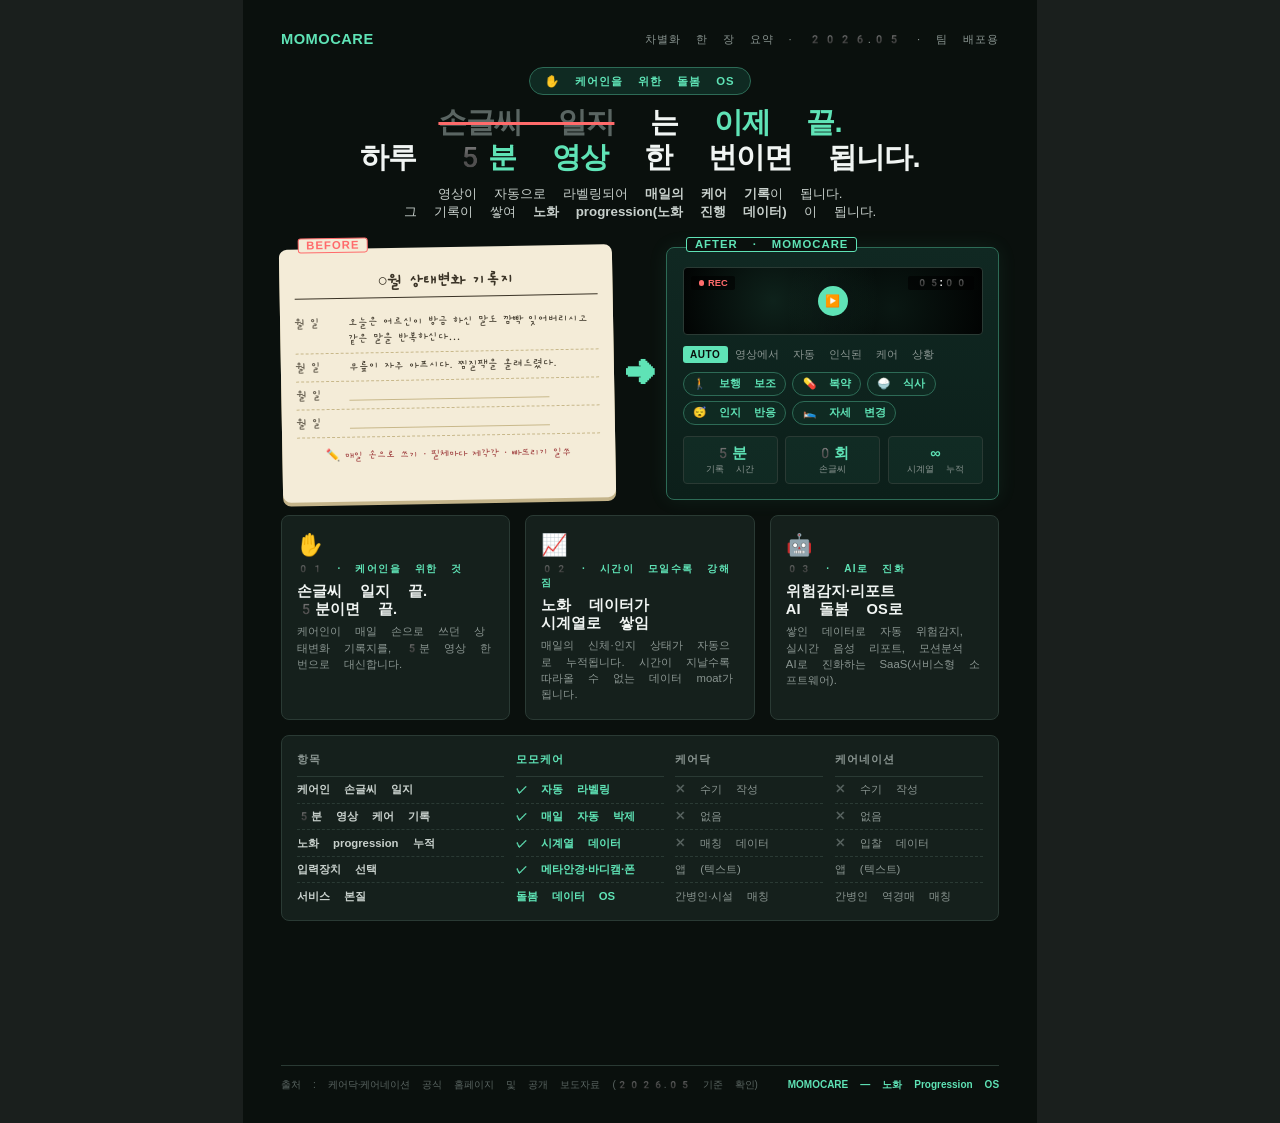
<file: competitors.html>
<!DOCTYPE html>
<html lang="ko">
<head>
<meta charset="UTF-8" />
<link rel="icon" type="image/png" href="assets/logo-icon.png">
<title>모모케어 — 손글씨 일지는 끝</title>
<link rel="preconnect" href="https://fonts.googleapis.com">
<link rel="preconnect" href="https://fonts.gstatic.com" crossorigin>
<link href="https://fonts.googleapis.com/css2?family=Pretendard:wght@400;500;600;700;800;900&family=Gaegu:wght@400;700&display=swap" rel="stylesheet">
<style>
  * { box-sizing: border-box; margin: 0; padding: 0; }

  :root {
    --bg: #0a100d;
    --card: #15201c;
    --card-2: #1c2a25;
    --line: #2a3a34;
    --mint: #5fe3b6;
    --mint-2: #38c899;
    --mint-soft: #2d6b56;
    --mint-bg: #0f2a22;
    --mint-pill: #cdebde;
    --gray-1: #f1f5f3;
    --gray-2: #c8d0cc;
    --gray-3: #8a9591;
    --gray-4: #5a6562;
    --paper: #f4ecd8;
    --paper-line: #c8b88a;
    --paper-ink: #3a3326;
    --red: #ff6b6b;
  }

  html, body {
    background: #1a1f1d;
    font-family: 'Pretendard', 'Noto Color Emoji', -apple-system, BlinkMacSystemFont, sans-serif;
    color: var(--gray-1);
    -webkit-font-smoothing: antialiased;
  }

  .page {
    width: 210mm;
    height: 297mm;
    padding: 8mm 10mm;
    margin: 0 auto;
    background: var(--bg);
    display: flex;
    flex-direction: column;
    gap: 4mm;
    overflow: hidden;
  }
  section, header, .hero, .compare-visual, .differentiators, .vs-bar, .footer { break-inside: avoid; page-break-inside: avoid; }

  /* ===== 헤더 ===== */
  .topbar {
    display: flex;
    align-items: center;
    justify-content: space-between;
    font-size: 8.5pt;
    color: var(--gray-3);
    letter-spacing: 1px;
  }
  .topbar .brand {
    color: var(--mint);
    font-weight: 800;
    font-size: 11pt;
    letter-spacing: 0.5px;
  }

  /* ===== 히어로 ===== */
  .hero {
    text-align: center;
    padding: 1mm 0 1mm;
  }
  .hero .kicker {
    display: inline-block;
    color: var(--mint);
    background: var(--mint-bg);
    border: 1px solid var(--mint-soft);
    padding: 1.5mm 4mm;
    border-radius: 999px;
    font-size: 8.5pt;
    font-weight: 700;
    letter-spacing: 1px;
    margin-bottom: 2.5mm;
  }
  .hero h1 {
    font-size: 22pt;
    font-weight: 800;
    line-height: 1.2;
    letter-spacing: -1px;
    color: var(--gray-1);
  }
  .hero h1 .mint { color: var(--mint); }
  .hero h1 .strike {
    color: var(--gray-4);
    text-decoration: line-through;
    text-decoration-thickness: 3px;
    text-decoration-color: var(--red);
  }
  .hero .sub {
    margin-top: 2.5mm;
    color: var(--gray-2);
    font-size: 10pt;
    font-weight: 500;
  }

  /* ===== Before/After 핵심 비주얼 ===== */
  .compare-visual {
    display: grid;
    grid-template-columns: 1fr 14mm 1fr;
    gap: 0;
    align-items: stretch;
    margin-top: 2mm;
  }
  .compare-visual .arrow-box {
    display: flex;
    align-items: center;
    justify-content: center;
    font-size: 22pt;
    color: var(--mint);
    font-weight: 800;
  }
  .panel {
    border-radius: 8px;
    padding: 4mm 4mm 4mm;
    position: relative;
  }
  .panel .label {
    position: absolute;
    top: -3mm;
    left: 5mm;
    background: var(--bg);
    padding: 0 2mm;
    font-size: 8.5pt;
    font-weight: 700;
    letter-spacing: 1px;
  }

  /* 종이 일지 (Before) */
  .panel.paper {
    background: var(--paper);
    color: var(--paper-ink);
    box-shadow: 0 1mm 0 #c4b48a;
    transform: rotate(-1deg);
  }
  .panel.paper .label { color: var(--red); border: 1px solid var(--red); border-radius: 3px; background: var(--paper); }
  .paper-title {
    text-align: center;
    font-family: 'Gaegu', cursive;
    font-size: 13pt;
    font-weight: 700;
    border-bottom: 1.5px solid var(--paper-ink);
    padding-bottom: 1.5mm;
    margin-bottom: 3mm;
    margin-top: 2mm;
  }
  .paper-row {
    display: grid;
    grid-template-columns: 12mm 1fr;
    gap: 2mm;
    border-bottom: 1px dashed var(--paper-line);
    padding: 1.5mm 0;
    font-family: 'Gaegu', cursive;
    font-size: 9pt;
    line-height: 1.3;
    min-height: 7mm;
  }
  .paper-row .date {
    color: var(--paper-ink);
    opacity: 0.7;
    font-weight: 700;
  }
  .paper-row .text {
    color: var(--paper-ink);
  }
  .paper-row.empty .text::before {
    content: "";
    display: block;
    height: 1px;
    width: 80%;
    border-bottom: 1px solid var(--paper-line);
    margin-top: 3mm;
  }
  .paper-footnote {
    margin-top: 3mm;
    font-family: 'Gaegu', cursive;
    font-size: 8.5pt;
    color: #a04040;
    text-align: center;
  }

  /* 모모케어 카드 (After) */
  .panel.momo {
    background: linear-gradient(180deg, #102822, #0c1f1a);
    border: 1px solid var(--mint-soft);
    box-shadow: 0 0 20px rgba(95, 227, 182, 0.08);
  }
  .panel.momo .label { color: var(--mint); border: 1px solid var(--mint); border-radius: 3px; background: var(--bg); }
  .momo-screen {
    margin-top: 1mm;
  }
  .momo-screen .video {
    background: #000;
    border: 1px solid var(--line);
    border-radius: 4px;
    height: 18mm;
    display: flex;
    align-items: center;
    justify-content: center;
    position: relative;
    overflow: hidden;
    margin-bottom: 3mm;
  }
  .momo-screen .video::before {
    content: "";
    position: absolute;
    inset: 0;
    background:
      radial-gradient(circle at 30% 50%, rgba(95,227,182,0.15), transparent 50%),
      radial-gradient(circle at 70% 60%, rgba(95,227,182,0.1), transparent 50%);
  }
  .momo-screen .video .rec {
    position: absolute;
    top: 2mm; left: 2mm;
    color: var(--red);
    font-size: 7pt;
    font-weight: 700;
    background: rgba(0,0,0,0.6);
    padding: 0.5mm 2mm;
    border-radius: 2px;
    display: flex;
    align-items: center;
    gap: 1mm;
  }
  .momo-screen .video .rec::before {
    content: "";
    width: 1.5mm;
    height: 1.5mm;
    background: var(--red);
    border-radius: 50%;
    animation: blink 1s infinite;
  }
  .momo-screen .video .timer {
    position: absolute;
    top: 2mm; right: 2mm;
    color: #fff;
    font-size: 7.5pt;
    font-weight: 600;
    background: rgba(0,0,0,0.6);
    padding: 0.5mm 2mm;
    border-radius: 2px;
  }
  .momo-screen .video .play {
    width: 8mm;
    height: 8mm;
    border-radius: 50%;
    background: var(--mint);
    color: #0a100d;
    display: flex;
    align-items: center;
    justify-content: center;
    font-size: 9pt;
    font-weight: 800;
    z-index: 1;
  }
  @keyframes blink { 50% { opacity: 0.3; } }

  .auto-tag-row {
    display: flex;
    align-items: center;
    gap: 2mm;
    font-size: 8.5pt;
    color: var(--gray-3);
    margin-bottom: 2.5mm;
  }
  .auto-tag-row .auto {
    background: var(--mint);
    color: #0a100d;
    font-weight: 800;
    padding: 0.7mm 2mm;
    border-radius: 3px;
    font-size: 7.5pt;
    letter-spacing: 0.5px;
  }
  .tag-list {
    display: flex;
    flex-wrap: wrap;
    gap: 1.5mm;
    margin-bottom: 3mm;
  }
  .tag {
    background: var(--mint-bg);
    color: var(--mint);
    border: 1px solid var(--mint-soft);
    padding: 1mm 2.5mm;
    border-radius: 999px;
    font-size: 8pt;
    font-weight: 600;
  }
  .metric-grid {
    display: grid;
    grid-template-columns: 1fr 1fr 1fr;
    gap: 2mm;
  }
  .metric {
    background: rgba(95,227,182,0.05);
    border: 1px solid var(--line);
    border-radius: 4px;
    padding: 2mm;
    text-align: center;
  }
  .metric .v {
    color: var(--mint);
    font-size: 11pt;
    font-weight: 800;
    line-height: 1.1;
  }
  .metric .k {
    color: var(--gray-3);
    font-size: 7pt;
    margin-top: 0.5mm;
  }

  /* ===== 핵심 차별점 카드 3개 ===== */
  .differentiators {
    display: grid;
    grid-template-columns: 1fr 1fr 1fr;
    gap: 4mm;
  }
  .diff {
    background: var(--card);
    border: 1px solid var(--line);
    border-radius: 8px;
    padding: 4mm 4mm;
    display: flex;
    flex-direction: column;
    gap: 1.5mm;
  }
  .diff .icon {
    font-size: 16pt;
    margin-bottom: 0;
  }
  .diff .num {
    color: var(--mint);
    font-size: 7.5pt;
    font-weight: 800;
    letter-spacing: 1.5px;
  }
  .diff h3 {
    font-size: 11pt;
    font-weight: 800;
    color: var(--gray-1);
    line-height: 1.25;
  }
  .diff p {
    font-size: 8.5pt;
    color: var(--gray-3);
    line-height: 1.45;
  }

  /* ===== 비교 한 줄 ===== */
  .vs-bar {
    background: var(--card);
    border: 1px solid var(--line);
    border-radius: 8px;
    padding: 3mm 4mm;
    display: grid;
    grid-template-columns: 1.4fr 1fr 1fr 1fr;
    column-gap: 3mm;
    align-items: center;
  }
  .vs-bar .cell {
    padding: 1.4mm 0;
    font-size: 8.5pt;
    border-bottom: 1px dashed var(--line);
  }
  .vs-bar .head {
    padding-bottom: 2.5mm;
    border-bottom: 1px solid var(--line);
    font-size: 8pt;
    color: var(--gray-3);
    letter-spacing: 1px;
    font-weight: 700;
  }
  .vs-bar .head.momo { color: var(--mint); }
  .vs-bar .k { color: var(--gray-2); font-weight: 600; }
  .vs-bar .momo { color: var(--mint); font-weight: 700; }
  .vs-bar .other { color: var(--gray-3); }
  .vs-bar .last { border-bottom: none; }
  .check { color: var(--mint); font-weight: 800; }
  .x { color: var(--gray-4); }

  /* ===== 푸터 ===== */
  .footer {
    margin-top: auto;
    padding-top: 3mm;
    border-top: 1px solid var(--line);
    display: flex;
    justify-content: space-between;
    font-size: 7.5pt;
    color: var(--gray-4);
    line-height: 1.5;
  }
  .footer .brand { color: var(--mint); font-weight: 700; }

  @page { size: A4; margin: 0; }
  @media print {
    html, body { background: var(--bg); }
    .page { box-shadow: none; margin: 0; }
  }
</style>
</head>
<body>
  <div class="page">

    <!-- 상단 바 -->
    <div class="topbar">
      <div class="brand">MOMOCARE</div>
      <div>차별화 한 장 요약 · 2026.05 · 팀 배포용</div>
    </div>

    <!-- 히어로 -->
    <section class="hero">
      <div class="kicker">✋ 케어인을 위한 돌봄 OS</div>
      <h1>
        <span class="strike">손글씨 일지</span> 는 <span class="mint">이제 끝.</span><br/>
        하루 <span class="mint">5분 영상</span> 한 번이면 됩니다.
      </h1>
      <div class="sub">
        영상이 자동으로 라벨링되어 <b>매일의 케어 기록</b>이 됩니다.<br/>
        그 기록이 쌓여 <b>노화 progression(노화 진행 데이터)</b> 이 됩니다.
      </div>
    </section>

    <!-- Before / After 비주얼 -->
    <section class="compare-visual">
      <!-- BEFORE: 종이 일지 -->
      <div class="panel paper">
        <div class="label">BEFORE</div>
        <div class="paper-title">○월 상태변화 기록지</div>
        <div class="paper-row">
          <div class="date">월 일</div>
          <div class="text">오늘은 어르신이 방금 하신 말도 깜빡 잊어버리시고 같은 말을 반복하신다…</div>
        </div>
        <div class="paper-row">
          <div class="date">월 일</div>
          <div class="text">무릎이 자주 아프시다. 찜질팩을 올려드렸다.</div>
        </div>
        <div class="paper-row empty">
          <div class="date">월 일</div>
          <div class="text"></div>
        </div>
        <div class="paper-row empty">
          <div class="date">월 일</div>
          <div class="text"></div>
        </div>
        <div class="paper-footnote">✏️ 매일 손으로 쓰기 · 필체마다 제각각 · 빠뜨리기 일쑤</div>
      </div>

      <div class="arrow-box">➜</div>

      <!-- AFTER: 모모케어 -->
      <div class="panel momo">
        <div class="label">AFTER · MOMOCARE</div>
        <div class="momo-screen">
          <div class="video">
            <div class="rec">REC</div>
            <div class="timer">05:00</div>
            <div class="play">▶</div>
          </div>
          <div class="auto-tag-row">
            <span class="auto">AUTO</span>
            <span>영상에서 자동 인식된 케어 상황</span>
          </div>
          <div class="tag-list">
            <span class="tag">🚶 보행 보조</span>
            <span class="tag">💊 복약</span>
            <span class="tag">🍚 식사</span>
            <span class="tag">😴 인지 반응</span>
            <span class="tag">🛌 자세 변경</span>
          </div>
          <div class="metric-grid">
            <div class="metric"><div class="v">5분</div><div class="k">기록 시간</div></div>
            <div class="metric"><div class="v">0회</div><div class="k">손글씨</div></div>
            <div class="metric"><div class="v">∞</div><div class="k">시계열 누적</div></div>
          </div>
        </div>
      </div>
    </section>

    <!-- 핵심 차별점 3가지 -->
    <section class="differentiators">
      <div class="diff">
        <div class="icon">✋</div>
        <div class="num">01 · 케어인을 위한 것</div>
        <h3>손글씨 일지 끝.<br/>5분이면 끝.</h3>
        <p>케어인이 매일 손으로 쓰던 상태변화 기록지를, 5분 영상 한 번으로 대신합니다.</p>
      </div>
      <div class="diff">
        <div class="icon">📈</div>
        <div class="num">02 · 시간이 모일수록 강해짐</div>
        <h3>노화 데이터가<br/>시계열로 쌓임</h3>
        <p>매일의 신체·인지 상태가 자동으로 누적됩니다. 시간이 지날수록 따라올 수 없는 데이터 moat가 됩니다.</p>
      </div>
      <div class="diff">
        <div class="icon">🤖</div>
        <div class="num">03 · AI로 진화</div>
        <h3>위험감지·리포트<br/>AI 돌봄 OS로</h3>
        <p>쌓인 데이터로 자동 위험감지, 실시간 음성 리포트, 모션분석 AI로 진화하는 SaaS(서비스형 소프트웨어).</p>
      </div>
    </section>

    <!-- 비교 한 줄 표 -->
    <section class="vs-bar">
      <div class="cell head">항목</div>
      <div class="cell head momo">모모케어</div>
      <div class="cell head">케어닥</div>
      <div class="cell head">케어네이션</div>

      <div class="cell k">케어인 손글씨 일지</div>
      <div class="cell momo"><span class="check">✓</span> 자동 라벨링</div>
      <div class="cell other"><span class="x">✕</span> 수기 작성</div>
      <div class="cell other"><span class="x">✕</span> 수기 작성</div>

      <div class="cell k">5분 영상 케어 기록</div>
      <div class="cell momo"><span class="check">✓</span> 매일 자동 박제</div>
      <div class="cell other"><span class="x">✕</span> 없음</div>
      <div class="cell other"><span class="x">✕</span> 없음</div>

      <div class="cell k">노화 progression 누적</div>
      <div class="cell momo"><span class="check">✓</span> 시계열 데이터</div>
      <div class="cell other"><span class="x">✕</span> 매칭 데이터</div>
      <div class="cell other"><span class="x">✕</span> 입찰 데이터</div>

      <div class="cell k">입력장치 선택</div>
      <div class="cell momo"><span class="check">✓</span> 메타안경·바디캠·폰</div>
      <div class="cell other">앱 (텍스트)</div>
      <div class="cell other">앱 (텍스트)</div>

      <div class="cell k last">서비스 본질</div>
      <div class="cell momo last">돌봄 데이터 OS</div>
      <div class="cell other last">간병인·시설 매칭</div>
      <div class="cell other last">간병인 역경매 매칭</div>
    </section>

    <!-- 푸터 -->
    <footer class="footer">
      <div>출처 : 케어닥·케어네이션 공식 홈페이지 및 공개 보도자료 (2026.05 기준 확인)</div>
      <div class="brand">MOMOCARE — 노화 Progression OS</div>
    </footer>

  </div>
</body>
</html>
</file>
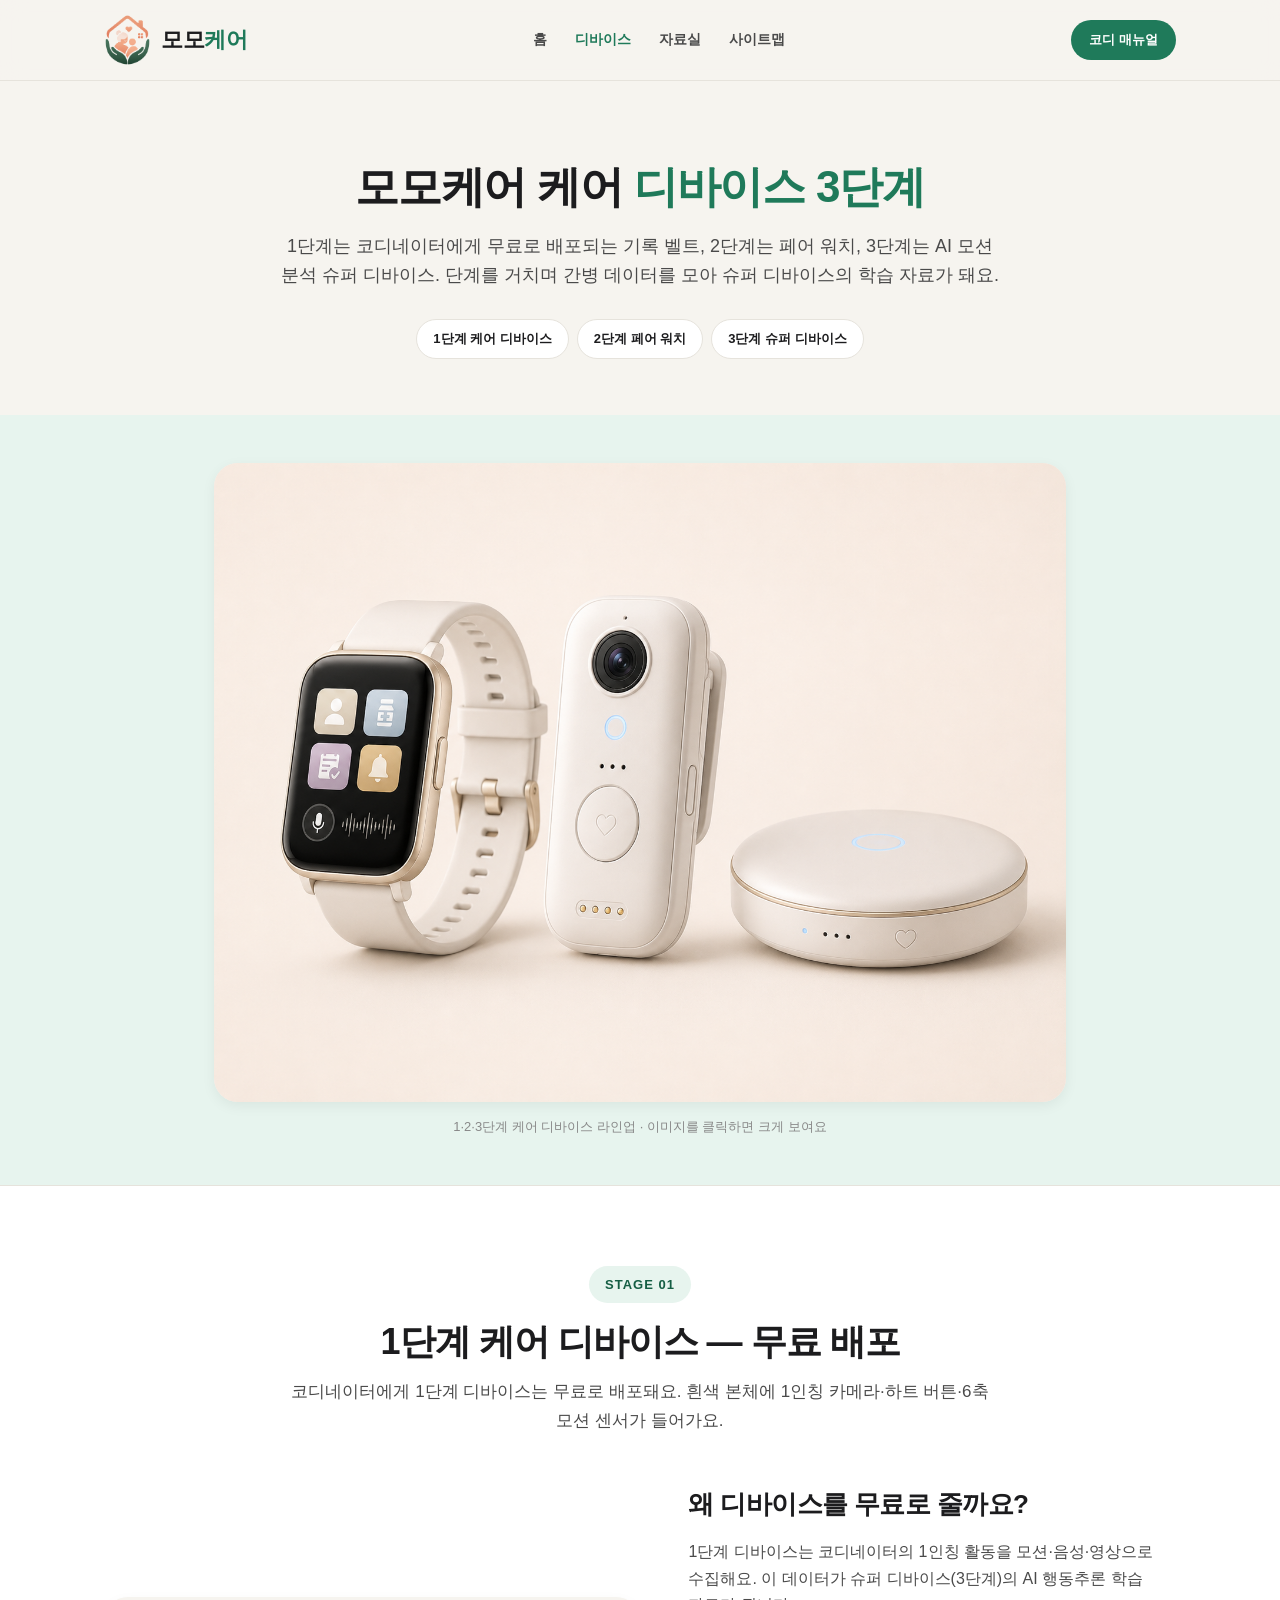
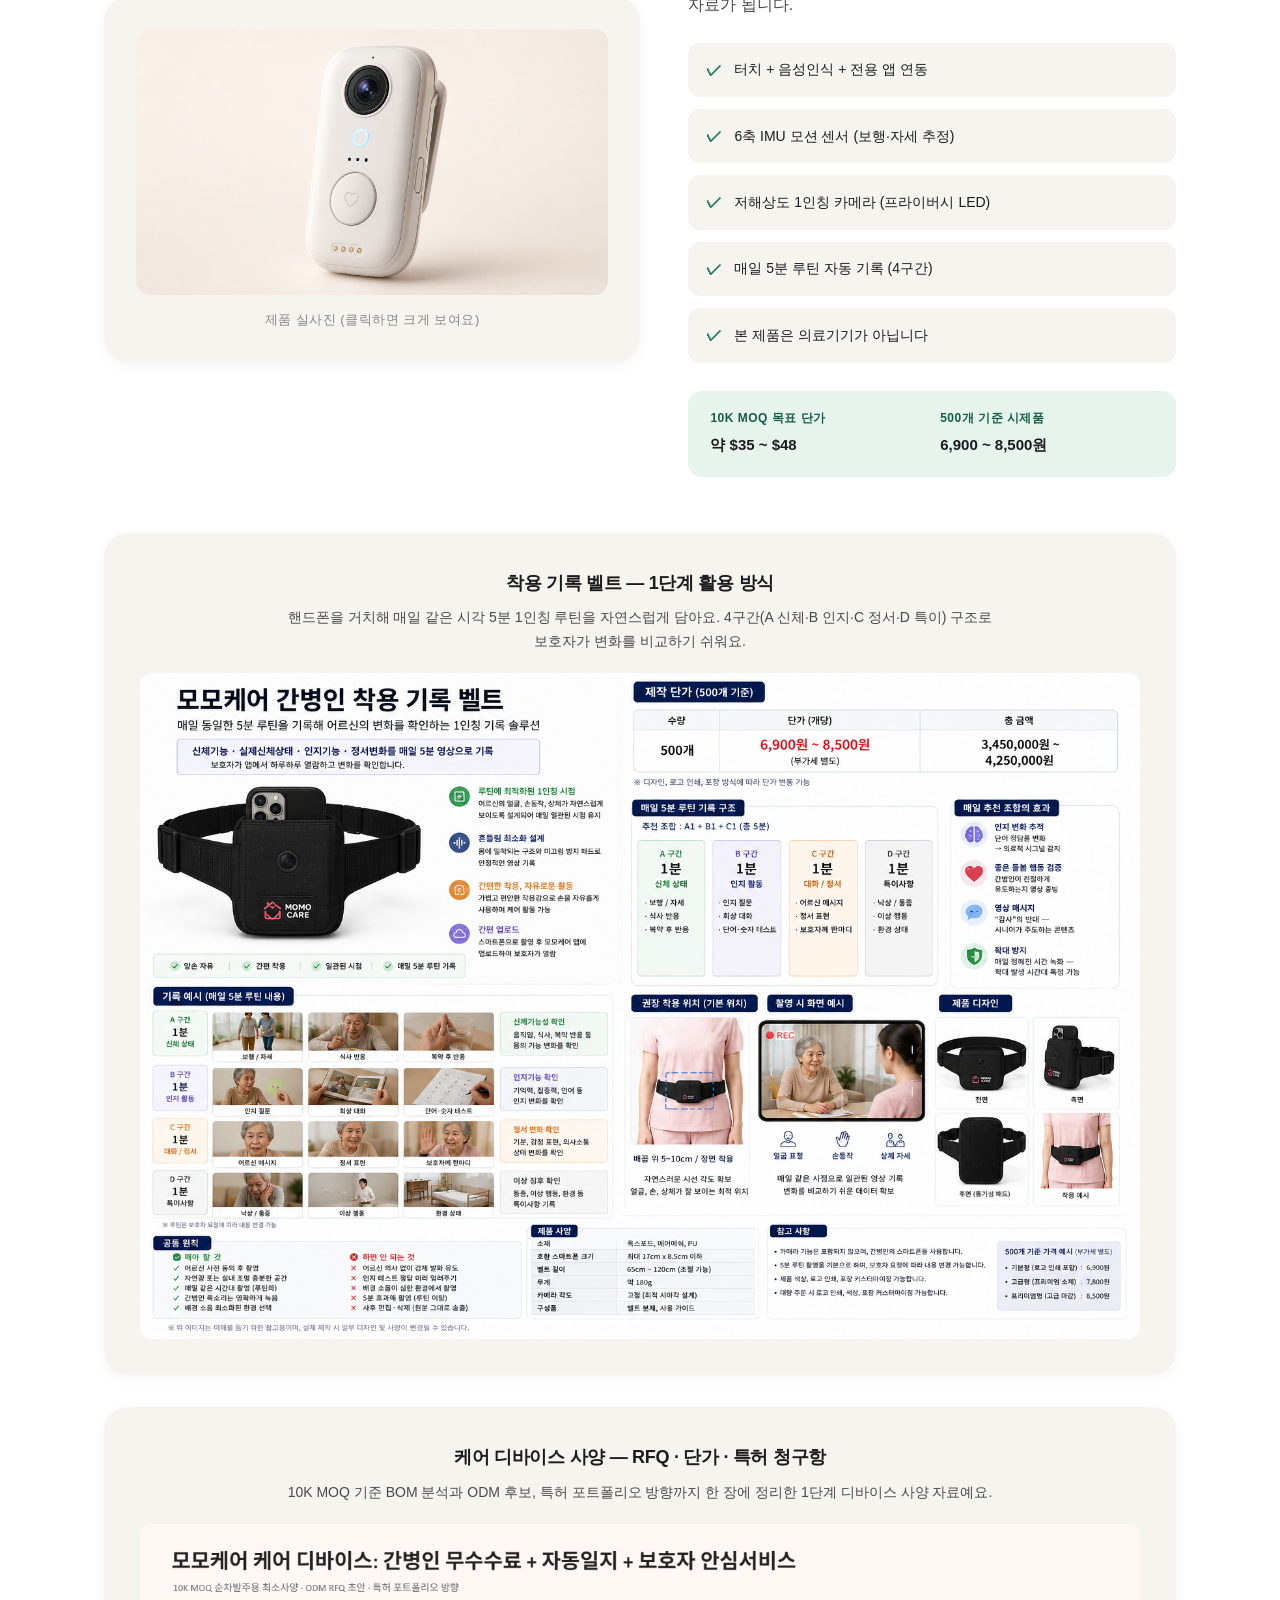
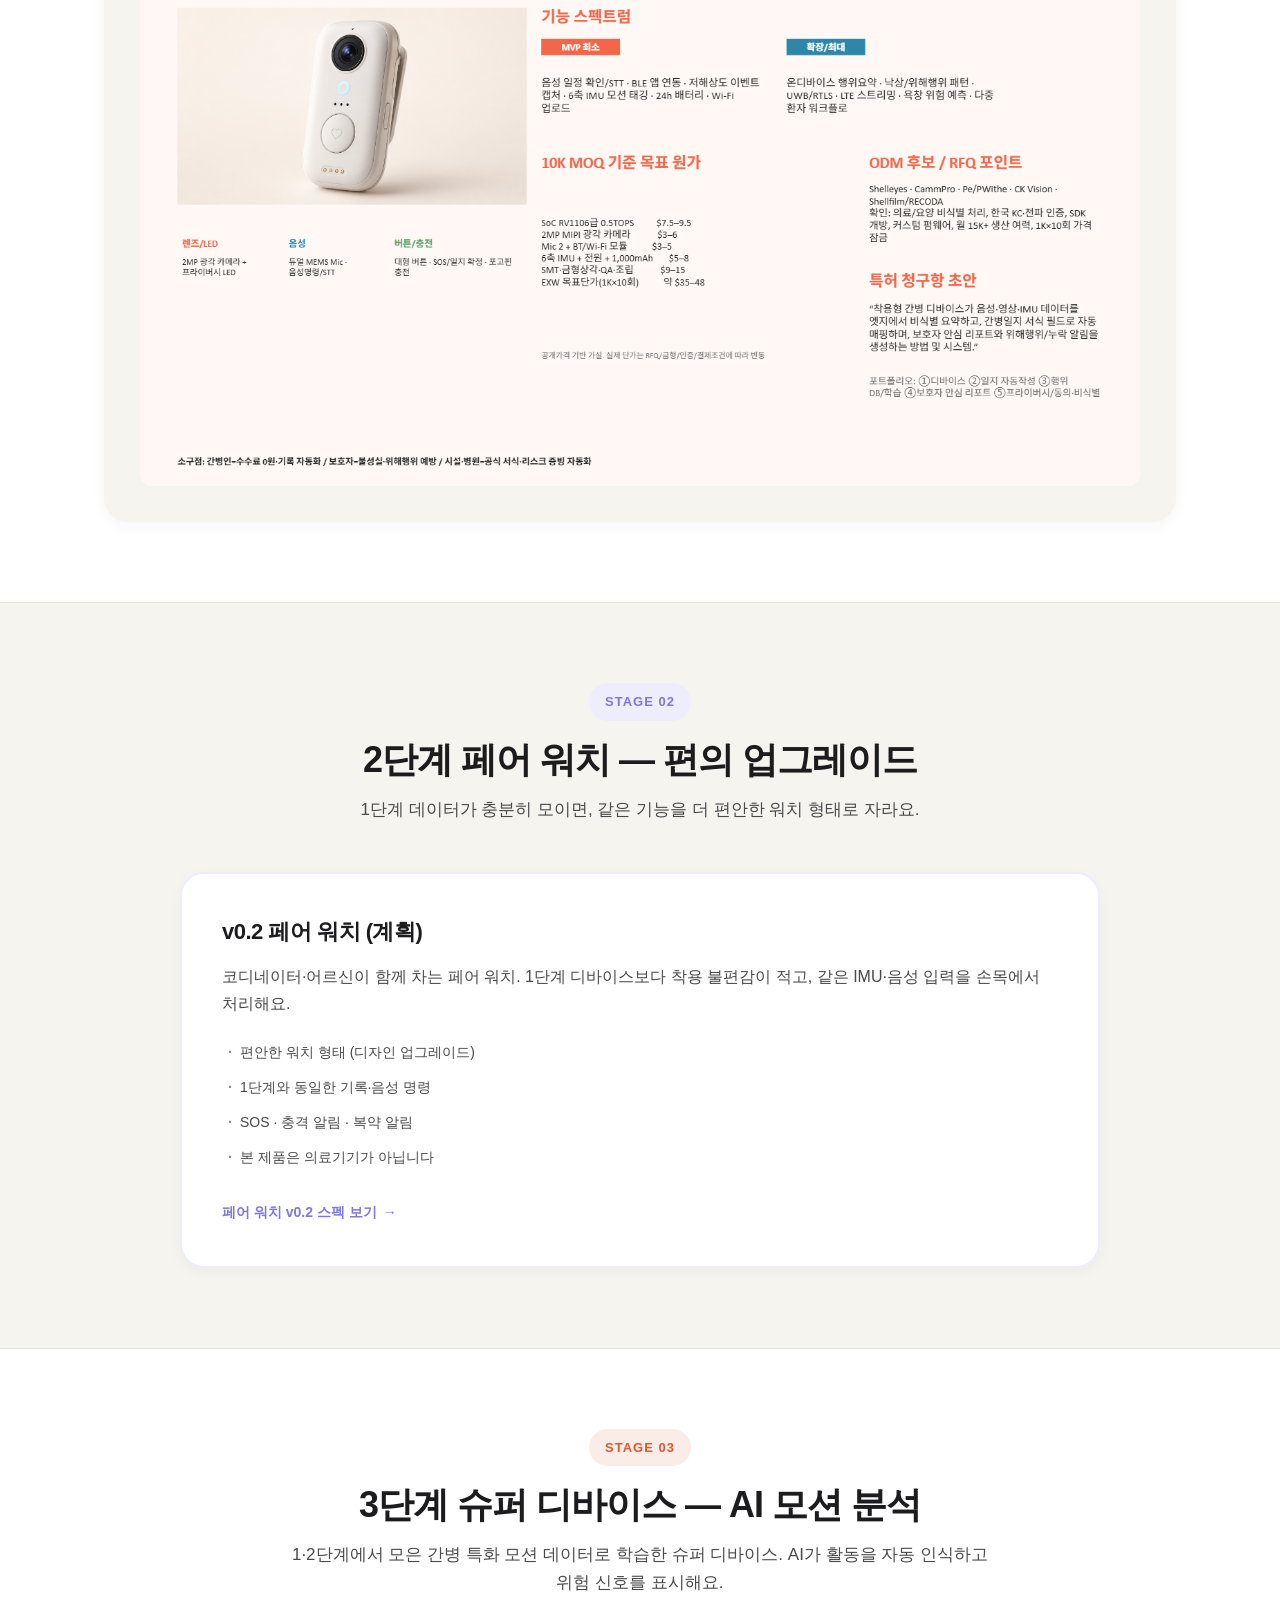
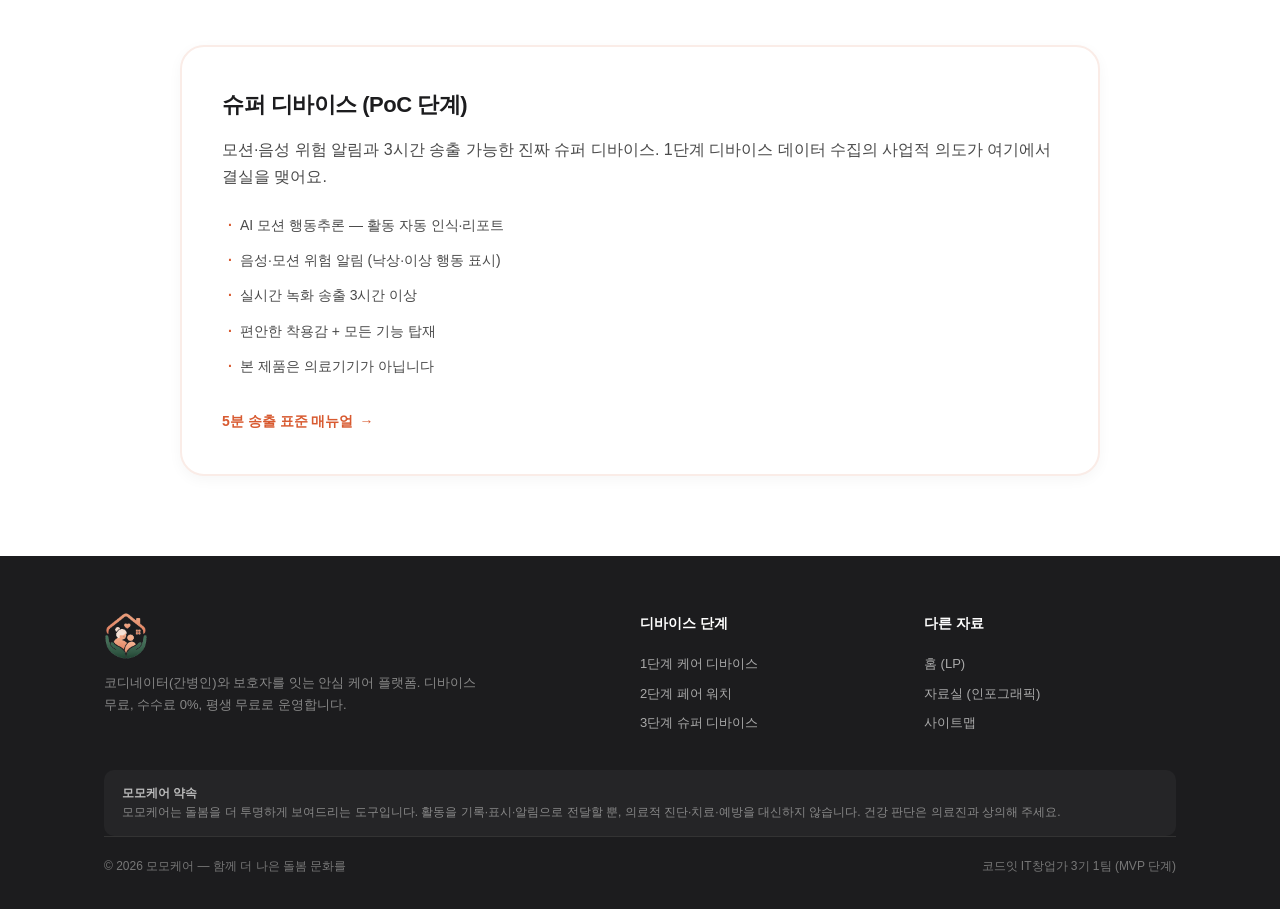
<file: devices.html>
<!DOCTYPE html>
<html lang="ko">
<head>
<meta charset="UTF-8">
<meta name="viewport" content="width=device-width, initial-scale=1.0">
<link rel="icon" type="image/png" href="assets/logo-icon.png">
<title>모모케어 케어 디바이스 — 1·2·3단계 통합 자료</title>
<meta name="description" content="모모케어 케어 디바이스 3단계 정의 — 1단계 무료 배포·2단계 페어 워치·3단계 슈퍼 디바이스. 제품 실사진·벨트 사양·RFQ·특허 자료 통합.">
<link rel="stylesheet" href="lightbox.css">
<style>
  :root {
    --green: #1f7a5a; --green-light: #e7f4ee; --green-dark: #155e44;
    --purple: #7F77DD; --purple-light: #EEEDFE;
    --coral: #D85A30; --coral-light: #FAECE7;
    --bg: #f6f4ef; --paper: #ffffff; --ink: #1c1c1e; --ink-soft: #4a4a4a; --ink-mute: #888;
    --line: #e6e3dc;
    --shadow: 0 4px 14px rgba(0,0,0,0.04);
  }
  * { box-sizing: border-box; margin: 0; padding: 0; }
  body {
    font-family: -apple-system, BlinkMacSystemFont, "Apple SD Gothic Neo", "Pretendard", "Noto Sans KR", sans-serif;
    background: var(--bg); color: var(--ink); line-height: 1.65; word-break: keep-all;
    -webkit-font-smoothing: antialiased;
  }
  a { color: inherit; text-decoration: none; }
  img { max-width: 100%; display: block; }

  .wrap { max-width: 1120px; margin: 0 auto; padding: 0 24px; }

  /* Nav */
  .nav { position: sticky; top: 0; z-index: 50; background: rgba(246,244,239,0.92); backdrop-filter: blur(12px); border-bottom: 1px solid var(--line); }
  .nav-inner { display: flex; justify-content: space-between; align-items: center; height: 80px; }
  .logo { display: inline-flex; align-items: center; gap: 10px; font-size: 22px; font-weight: 800; letter-spacing: -0.5px; color: var(--ink); }
  .logo img { height: 52px; width: auto; display: block; }
  .logo b { color: var(--green); }
  .nav-menu { display: flex; gap: 28px; align-items: center; font-size: 14px; font-weight: 600; }
  .nav-menu a { color: var(--ink-soft); transition: color 0.2s; }
  .nav-menu a:hover, .nav-menu a.active { color: var(--green); }
  .nav-cta { background: var(--green); color: #fff; padding: 9px 18px; border-radius: 999px; font-size: 13px; font-weight: 700; }
  .nav-cta:hover { background: var(--green-dark); }

  /* Hero */
  .hero { padding: 80px 0 56px; text-align: center; }
  .hero h1 { font-size: 44px; font-weight: 800; letter-spacing: -1.2px; line-height: 1.2; margin-bottom: 18px; }
  .hero h1 b { color: var(--green); }
  .hero p { font-size: 18px; color: var(--ink-soft); max-width: 720px; margin: 0 auto 28px; }
  .stage-nav { display: inline-flex; gap: 8px; flex-wrap: wrap; justify-content: center; }
  .stage-nav a {
    padding: 8px 16px; border-radius: 999px; font-size: 13px; font-weight: 700;
    background: var(--paper); border: 1px solid var(--line); color: var(--ink);
    transition: border-color 0.2s, color 0.2s;
  }
  .stage-nav a:hover { border-color: var(--green); color: var(--green); }

  /* Stage section */
  .stage { padding: 80px 0; border-top: 1px solid var(--line); }
  .stage.s1 { background: var(--paper); }
  .stage.s2 { background: var(--bg); }
  .stage.s3 { background: var(--paper); }
  .stage-head { max-width: 720px; margin: 0 auto 48px; text-align: center; }
  .stage-num {
    display: inline-flex; align-items: center; gap: 8px;
    background: var(--green-light); color: var(--green-dark);
    padding: 8px 16px; border-radius: 999px; font-size: 13px; font-weight: 800; letter-spacing: 1px;
    margin-bottom: 16px;
  }
  .stage.s2 .stage-num { background: var(--purple-light); color: var(--purple); }
  .stage.s3 .stage-num { background: var(--coral-light); color: var(--coral); }
  .stage-head h2 { font-size: 36px; font-weight: 800; letter-spacing: -1px; margin-bottom: 14px; line-height: 1.25; }
  .stage-head p { font-size: 17px; color: var(--ink-soft); }

  /* 1단계 grid */
  .s1-grid { display: grid; grid-template-columns: 1.1fr 1fr; gap: 48px; align-items: center; margin-bottom: 56px; }
  .s1-image {
    background: var(--bg); border-radius: 24px; padding: 32px;
    box-shadow: var(--shadow); text-align: center;
  }
  .s1-image img { width: 100%; height: auto; border-radius: 14px; background: #fff; }
  .s1-image .caption { margin-top: 14px; font-size: 13px; color: var(--ink-mute); letter-spacing: 0.5px; }
  .s1-text h3 { font-size: 26px; font-weight: 800; letter-spacing: -0.6px; margin-bottom: 14px; }
  .s1-text > p { font-size: 16px; color: var(--ink-soft); margin-bottom: 24px; }
  .feat-list { list-style: none; display: grid; gap: 12px; margin-bottom: 28px; }
  .feat-list li {
    background: var(--bg); padding: 14px 18px; border-radius: 12px;
    display: flex; align-items: center; gap: 12px;
    font-size: 14px; color: var(--ink);
  }
  .feat-list li::before {
    content: "✓"; color: var(--green); font-weight: 800; font-size: 16px;
  }
  .price-row {
    display: flex; gap: 16px; flex-wrap: wrap;
    background: var(--green-light); padding: 18px 22px; border-radius: 14px;
  }
  .price-row > div { flex: 1; min-width: 140px; }
  .price-row strong { display: block; font-size: 12px; color: var(--green-dark); margin-bottom: 4px; font-weight: 700; letter-spacing: 0.5px; }
  .price-row span { font-size: 15px; font-weight: 700; color: var(--ink); }

  /* 인포그래픽 박스 */
  .info-box {
    background: var(--bg); border-radius: 24px; padding: 36px;
    text-align: center; box-shadow: var(--shadow);
    margin-top: 32px;
  }
  .info-box h4 { font-size: 18px; font-weight: 700; margin-bottom: 8px; letter-spacing: -0.3px; }
  .info-box p { font-size: 14px; color: var(--ink-soft); margin-bottom: 20px; max-width: 720px; margin-left: auto; margin-right: auto; }
  .info-box img { width: 100%; max-width: 1040px; height: auto; border-radius: 12px; margin: 0 auto; }

  /* 2·3단계 카드 */
  .stage-content {
    background: var(--paper); border-radius: 24px; padding: 40px;
    max-width: 920px; margin: 0 auto;
    box-shadow: var(--shadow);
  }
  .stage.s2 .stage-content { background: var(--paper); border: 2px solid var(--purple-light); }
  .stage.s3 .stage-content { background: var(--paper); border: 2px solid var(--coral-light); }
  .stage-content h3 { font-size: 22px; font-weight: 800; margin-bottom: 14px; letter-spacing: -0.5px; }
  .stage-content p { font-size: 16px; color: var(--ink-soft); margin-bottom: 18px; }
  .stage-content ul { list-style: none; padding: 0; margin: 0 0 24px; }
  .stage-content li { font-size: 14px; color: var(--ink-soft); padding: 6px 0; padding-left: 18px; position: relative; }
  .stage-content li::before { content: "·"; position: absolute; left: 6px; color: var(--green); font-weight: 800; }
  .stage.s2 .stage-content li::before { color: var(--purple); }
  .stage.s3 .stage-content li::before { color: var(--coral); }
  .stage-link {
    display: inline-flex; align-items: center; gap: 6px;
    color: var(--green); font-weight: 700; font-size: 14px;
  }
  .stage.s2 .stage-link { color: var(--purple); }
  .stage.s3 .stage-link { color: var(--coral); }
  .stage-link::after { content: "→"; }

  /* Footer */
  footer { background: var(--ink); color: #aaa; padding: 56px 0 32px; font-size: 13px; }
  footer .foot-grid { display: grid; grid-template-columns: 2fr 1fr 1fr; gap: 32px; margin-bottom: 32px; }
  footer h5 { color: #fff; font-size: 14px; font-weight: 700; margin-bottom: 14px; }
  footer .foot-logo-row { display: flex; align-items: center; gap: 10px; margin-bottom: 12px; }
  footer .foot-logo-row img { height: 48px; width: auto; }
  footer .foot-desc { color: #888; line-height: 1.7; font-size: 13px; max-width: 380px; }
  footer ul { list-style: none; }
  footer li { padding: 4px 0; }
  footer a { color: #aaa; }
  footer a:hover { color: #fff; }
  footer .foot-bottom { border-top: 1px solid #333; padding-top: 20px; display: flex; justify-content: space-between; flex-wrap: wrap; gap: 12px; color: #777; font-size: 12px; }
  footer .disclaimer { background: rgba(255,255,255,0.04); padding: 14px 18px; border-radius: 10px; color: #888; font-size: 12px; line-height: 1.6; margin-top: 24px; }

  /* 모바일 */
  @media (max-width: 880px) {
    .wrap { padding: 0 20px; }
    .nav-inner { height: 64px; }
    .nav-menu { display: none; }
    .nav-cta { padding: 8px 14px; font-size: 12px; }
    .logo img { height: 40px; }
    .logo { font-size: 18px; }
    .hero { padding: 56px 0 40px; }
    .hero h1 { font-size: 30px; line-height: 1.25; }
    .hero p { font-size: 15px; }
    .stage { padding: 56px 0; }
    .stage-head h2 { font-size: 24px; }
    .stage-head p { font-size: 15px; }
    .s1-grid { grid-template-columns: 1fr; gap: 24px; }
    .s1-image { padding: 20px; }
    .stage-content { padding: 24px; }
    .info-box { padding: 24px; }
    footer .foot-grid { grid-template-columns: 1fr; gap: 24px; }
  }
</style>
</head>
<body>

<nav class="nav">
  <div class="wrap nav-inner">
    <a href="index.html" class="logo"><img src="assets/logo-icon.png" alt="모모케어 로고"><span>모모<b>케어</b></span></a>
    <div class="nav-menu">
      <a href="index.html">홈</a>
      <a href="devices.html" class="active">디바이스</a>
      <a href="gallery.html">자료실</a>
      <a href="sitemap.html">사이트맵</a>
    </div>
    <a href="caregiver-manual.html" class="nav-cta">코디 매뉴얼</a>
  </div>
</nav>

<header class="hero">
  <div class="wrap">
    <h1>모모케어 케어 <b>디바이스 3단계</b></h1>
    <p>1단계는 코디네이터에게 무료로 배포되는 기록 벨트, 2단계는 페어 워치, 3단계는 AI 모션 분석 슈퍼 디바이스. 단계를 거치며 간병 데이터를 모아 슈퍼 디바이스의 학습 자료가 돼요.</p>
    <div class="stage-nav">
      <a href="#stage1">1단계 케어 디바이스</a>
      <a href="#stage2">2단계 페어 워치</a>
      <a href="#stage3">3단계 슈퍼 디바이스</a>
    </div>
  </div>
</header>

<section class="lineup" style="background: var(--green-light, #e7f4ee); padding: 48px 0;">
  <div class="wrap" style="max-width: 900px; margin: 0 auto; text-align: center;">
    <div style="background: var(--bg, #f6f4ef); border-radius: 24px; overflow: hidden; box-shadow: 0 4px 14px rgba(0,0,0,0.06);">
      <img src="assets/device-lineup.png" class="zoomable" alt="모모케어 케어 디바이스 라인업 — 페어 워치·기록 디바이스·슈퍼 디바이스" data-caption="모모케어 케어 디바이스 1·2·3단계 라인업" style="width:100%; height:auto; display:block; cursor: zoom-in;">
    </div>
    <p style="margin-top: 14px; font-size: 13px; color: var(--ink-mute, #888); word-break: keep-all;">1·2·3단계 케어 디바이스 라인업 · 이미지를 클릭하면 크게 보여요</p>
  </div>
</section>

<section class="stage s1" id="stage1">
  <div class="wrap">
    <div class="stage-head">
      <div class="stage-num">STAGE 01</div>
      <h2>1단계 케어 디바이스 — 무료 배포</h2>
      <p>코디네이터에게 1단계 디바이스는 무료로 배포돼요. 흰색 본체에 1인칭 카메라·하트 버튼·6축 모션 센서가 들어가요.</p>
    </div>

    <div class="s1-grid">
      <div class="s1-image">
        <img src="assets/device-product.png" class="zoomable" alt="모모케어 1단계 케어 디바이스 제품샷" data-caption="1단계 케어 디바이스 — 흰색 본체 · 하트 버튼 · 1인칭 카메라">
        <div class="caption">제품 실사진 (클릭하면 크게 보여요)</div>
      </div>
      <div class="s1-text">
        <h3>왜 디바이스를 무료로 줄까요?</h3>
        <p>1단계 디바이스는 코디네이터의 1인칭 활동을 모션·음성·영상으로 수집해요. 이 데이터가 슈퍼 디바이스(3단계)의 AI 행동추론 학습 자료가 됩니다.</p>
        <ul class="feat-list">
          <li>터치 + 음성인식 + 전용 앱 연동</li>
          <li>6축 IMU 모션 센서 (보행·자세 추정)</li>
          <li>저해상도 1인칭 카메라 (프라이버시 LED)</li>
          <li>매일 5분 루틴 자동 기록 (4구간)</li>
          <li>본 제품은 의료기기가 아닙니다</li>
        </ul>
        <div class="price-row">
          <div><strong>10K MOQ 목표 단가</strong><span>약 $35 ~ $48</span></div>
          <div><strong>500개 기준 시제품</strong><span>6,900 ~ 8,500원</span></div>
        </div>
      </div>
    </div>

    <div class="info-box">
      <h4>착용 기록 벨트 — 1단계 활용 방식</h4>
      <p>핸드폰을 거치해 매일 같은 시각 5분 1인칭 루틴을 자연스럽게 담아요. 4구간(A 신체·B 인지·C 정서·D 특이) 구조로 보호자가 변화를 비교하기 쉬워요.</p>
      <img src="assets/belt-spec.png" class="zoomable" alt="모모케어 착용 기록 벨트 사양 인포그래픽" data-caption="착용 기록 벨트 — 매일 5분 1인칭 루틴 기록 솔루션">
    </div>

    <div class="info-box">
      <h4>케어 디바이스 사양 — RFQ · 단가 · 특허 청구항</h4>
      <p>10K MOQ 기준 BOM 분석과 ODM 후보, 특허 포트폴리오 방향까지 한 장에 정리한 1단계 디바이스 사양 자료예요.</p>
      <img src="assets/device-spec.png" class="zoomable" alt="모모케어 케어 디바이스 사양 인포그래픽" data-caption="모모케어 케어 디바이스: 코디네이터 무수수료 + 자동일지 + 보호자 안심서비스">
    </div>
  </div>
</section>

<section class="stage s2" id="stage2">
  <div class="wrap">
    <div class="stage-head">
      <div class="stage-num">STAGE 02</div>
      <h2>2단계 페어 워치 — 편의 업그레이드</h2>
      <p>1단계 데이터가 충분히 모이면, 같은 기능을 더 편안한 워치 형태로 자라요.</p>
    </div>
    <div class="stage-content">
      <h3>v0.2 페어 워치 (계획)</h3>
      <p>코디네이터·어르신이 함께 차는 페어 워치. 1단계 디바이스보다 착용 불편감이 적고, 같은 IMU·음성 입력을 손목에서 처리해요.</p>
      <ul>
        <li>편안한 워치 형태 (디자인 업그레이드)</li>
        <li>1단계와 동일한 기록·음성 명령</li>
        <li>SOS · 충격 알림 · 복약 알림</li>
        <li>본 제품은 의료기기가 아닙니다</li>
      </ul>
      <a href="watch.html" class="stage-link">페어 워치 v0.2 스펙 보기</a>
    </div>
  </div>
</section>

<section class="stage s3" id="stage3">
  <div class="wrap">
    <div class="stage-head">
      <div class="stage-num">STAGE 03</div>
      <h2>3단계 슈퍼 디바이스 — AI 모션 분석</h2>
      <p>1·2단계에서 모은 간병 특화 모션 데이터로 학습한 슈퍼 디바이스. AI가 활동을 자동 인식하고 위험 신호를 표시해요.</p>
    </div>
    <div class="stage-content">
      <h3>슈퍼 디바이스 (PoC 단계)</h3>
      <p>모션·음성 위험 알림과 3시간 송출 가능한 진짜 슈퍼 디바이스. 1단계 디바이스 데이터 수집의 사업적 의도가 여기에서 결실을 맺어요.</p>
      <ul>
        <li>AI 모션 행동추론 — 활동 자동 인식·리포트</li>
        <li>음성·모션 위험 알림 (낙상·이상 행동 표시)</li>
        <li>실시간 녹화 송출 3시간 이상</li>
        <li>편안한 착용감 + 모든 기능 탑재</li>
        <li>본 제품은 의료기기가 아닙니다</li>
      </ul>
      <a href="five-min.html" class="stage-link">5분 송출 표준 매뉴얼</a>
    </div>
  </div>
</section>

<footer>
  <div class="wrap">
    <div class="foot-grid">
      <div>
        <div class="foot-logo-row">
          <img src="assets/logo-icon.png" alt="모모케어 로고">
        </div>
        <p class="foot-desc">코디네이터(간병인)와 보호자를 잇는 안심 케어 플랫폼. 디바이스 무료, 수수료 0%, 평생 무료로 운영합니다.</p>
      </div>
      <div>
        <h5>디바이스 단계</h5>
        <ul>
          <li><a href="#stage1">1단계 케어 디바이스</a></li>
          <li><a href="#stage2">2단계 페어 워치</a></li>
          <li><a href="#stage3">3단계 슈퍼 디바이스</a></li>
        </ul>
      </div>
      <div>
        <h5>다른 자료</h5>
        <ul>
          <li><a href="index.html">홈 (LP)</a></li>
          <li><a href="gallery.html">자료실 (인포그래픽)</a></li>
          <li><a href="sitemap.html">사이트맵</a></li>
        </ul>
      </div>
    </div>
    <div class="disclaimer">
      <strong style="color:#bbb;">모모케어 약속</strong><br>
      모모케어는 돌봄을 더 투명하게 보여드리는 도구입니다. 활동을 기록·표시·알림으로 전달할 뿐, 의료적 진단·치료·예방을 대신하지 않습니다. 건강 판단은 의료진과 상의해 주세요.
    </div>
    <div class="foot-bottom">
      <span>© 2026 모모케어 — 함께 더 나은 돌봄 문화를</span>
      <span>코드잇 IT창업가 3기 1팀 (MVP 단계)</span>
    </div>
  </div>
</footer>

<script src="lightbox.js" defer></script>
</body>
</html>
</file>
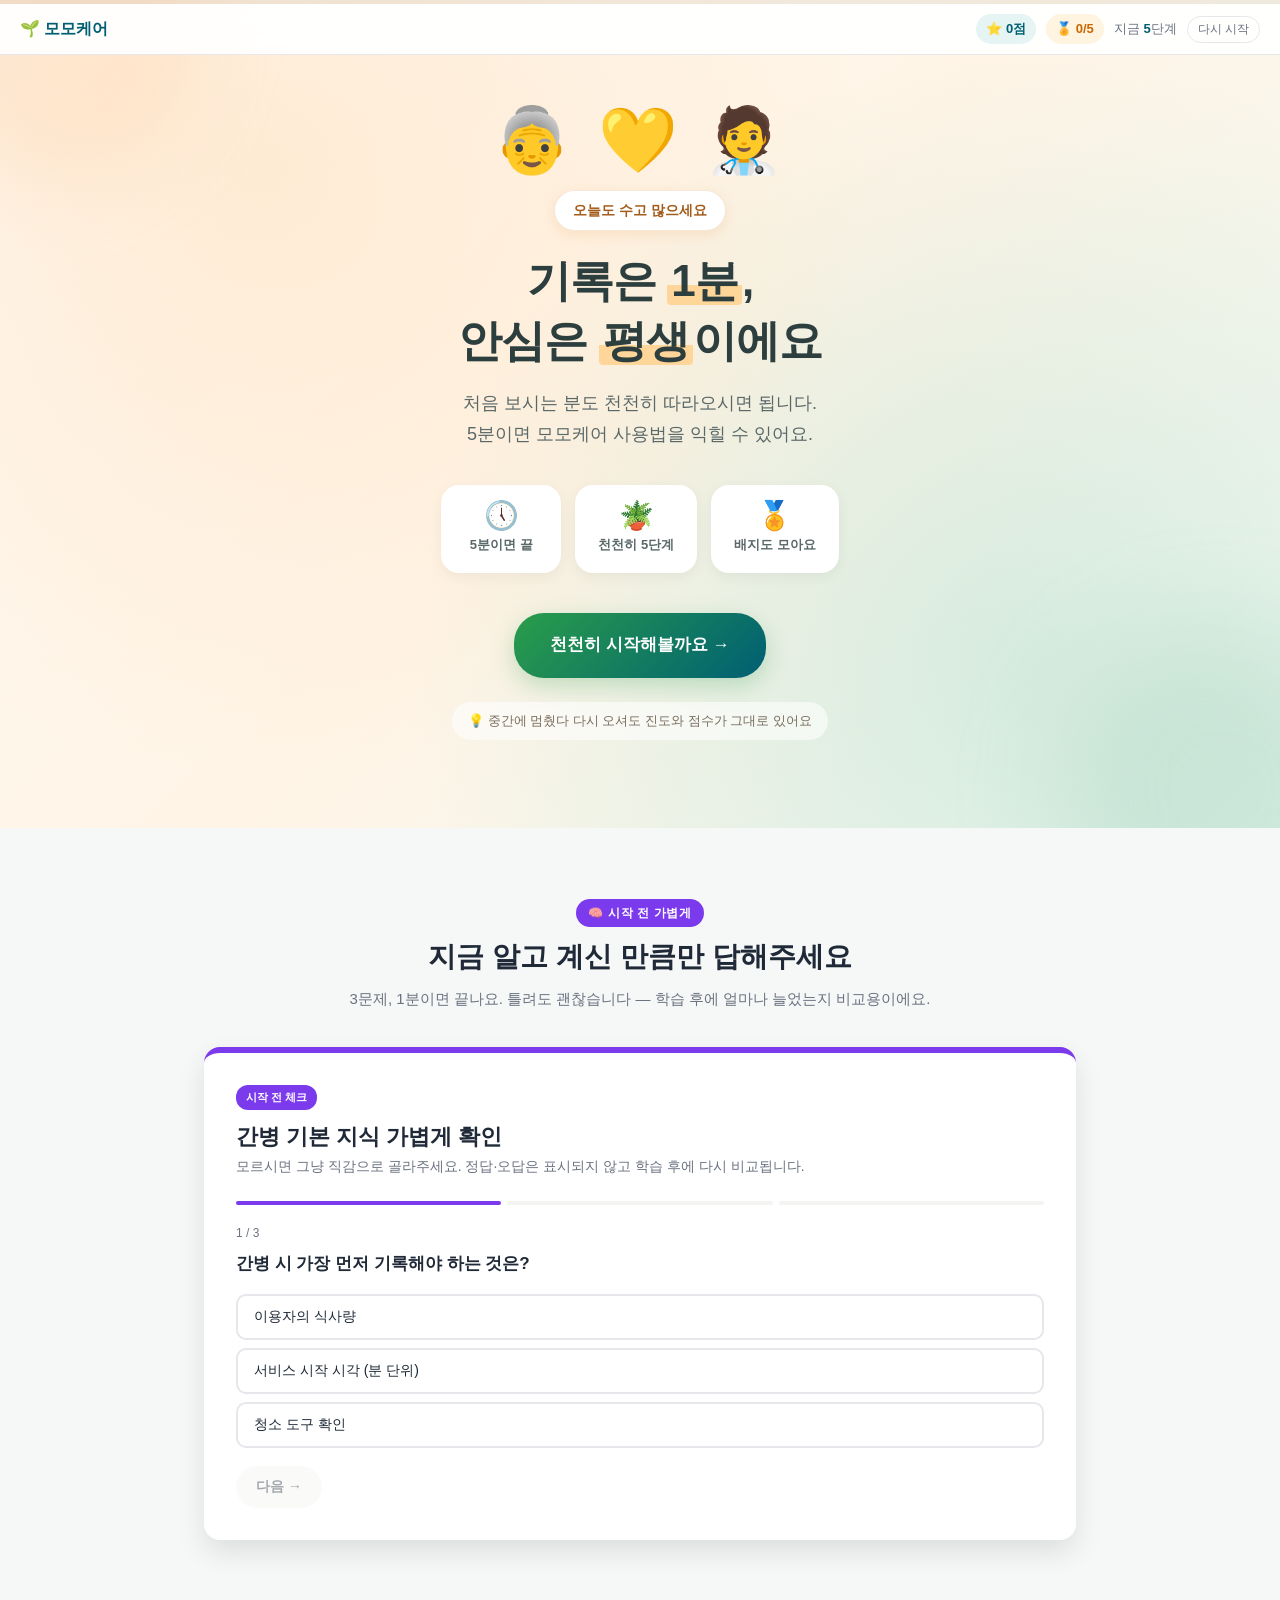
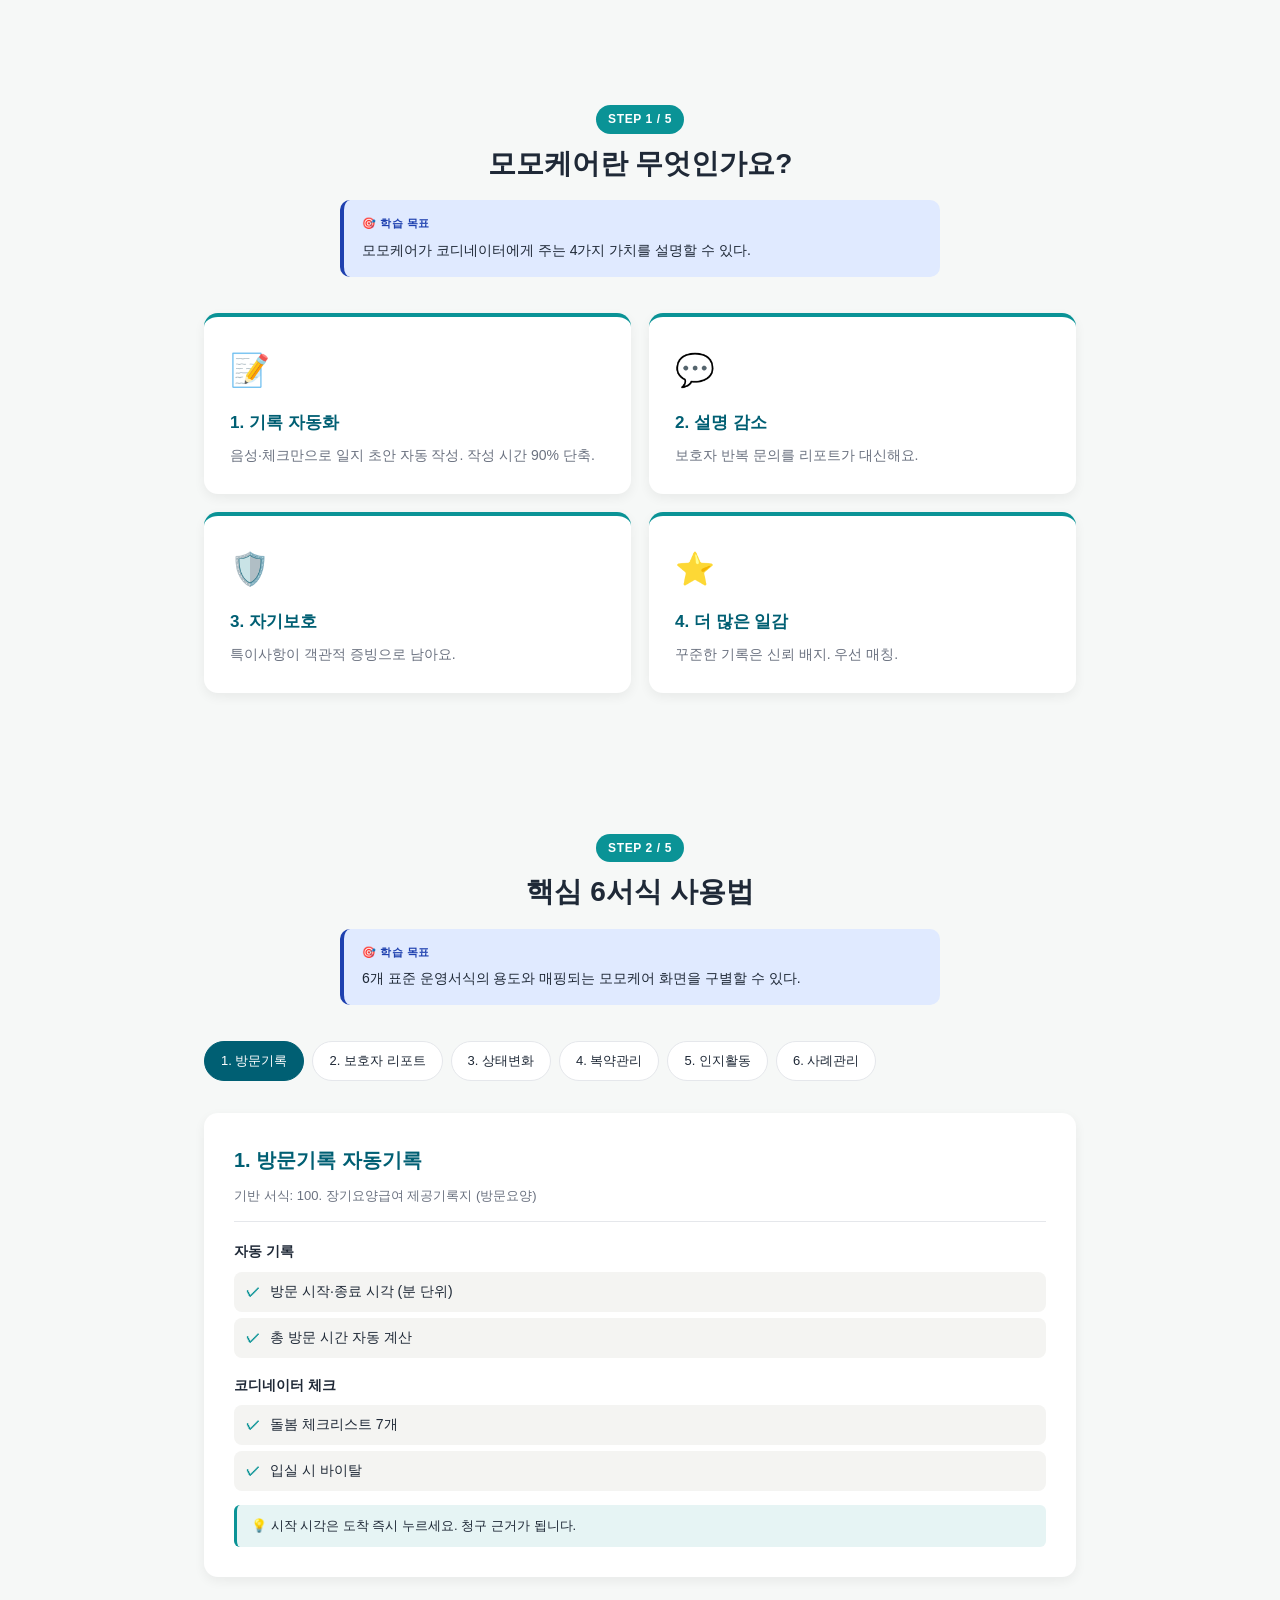
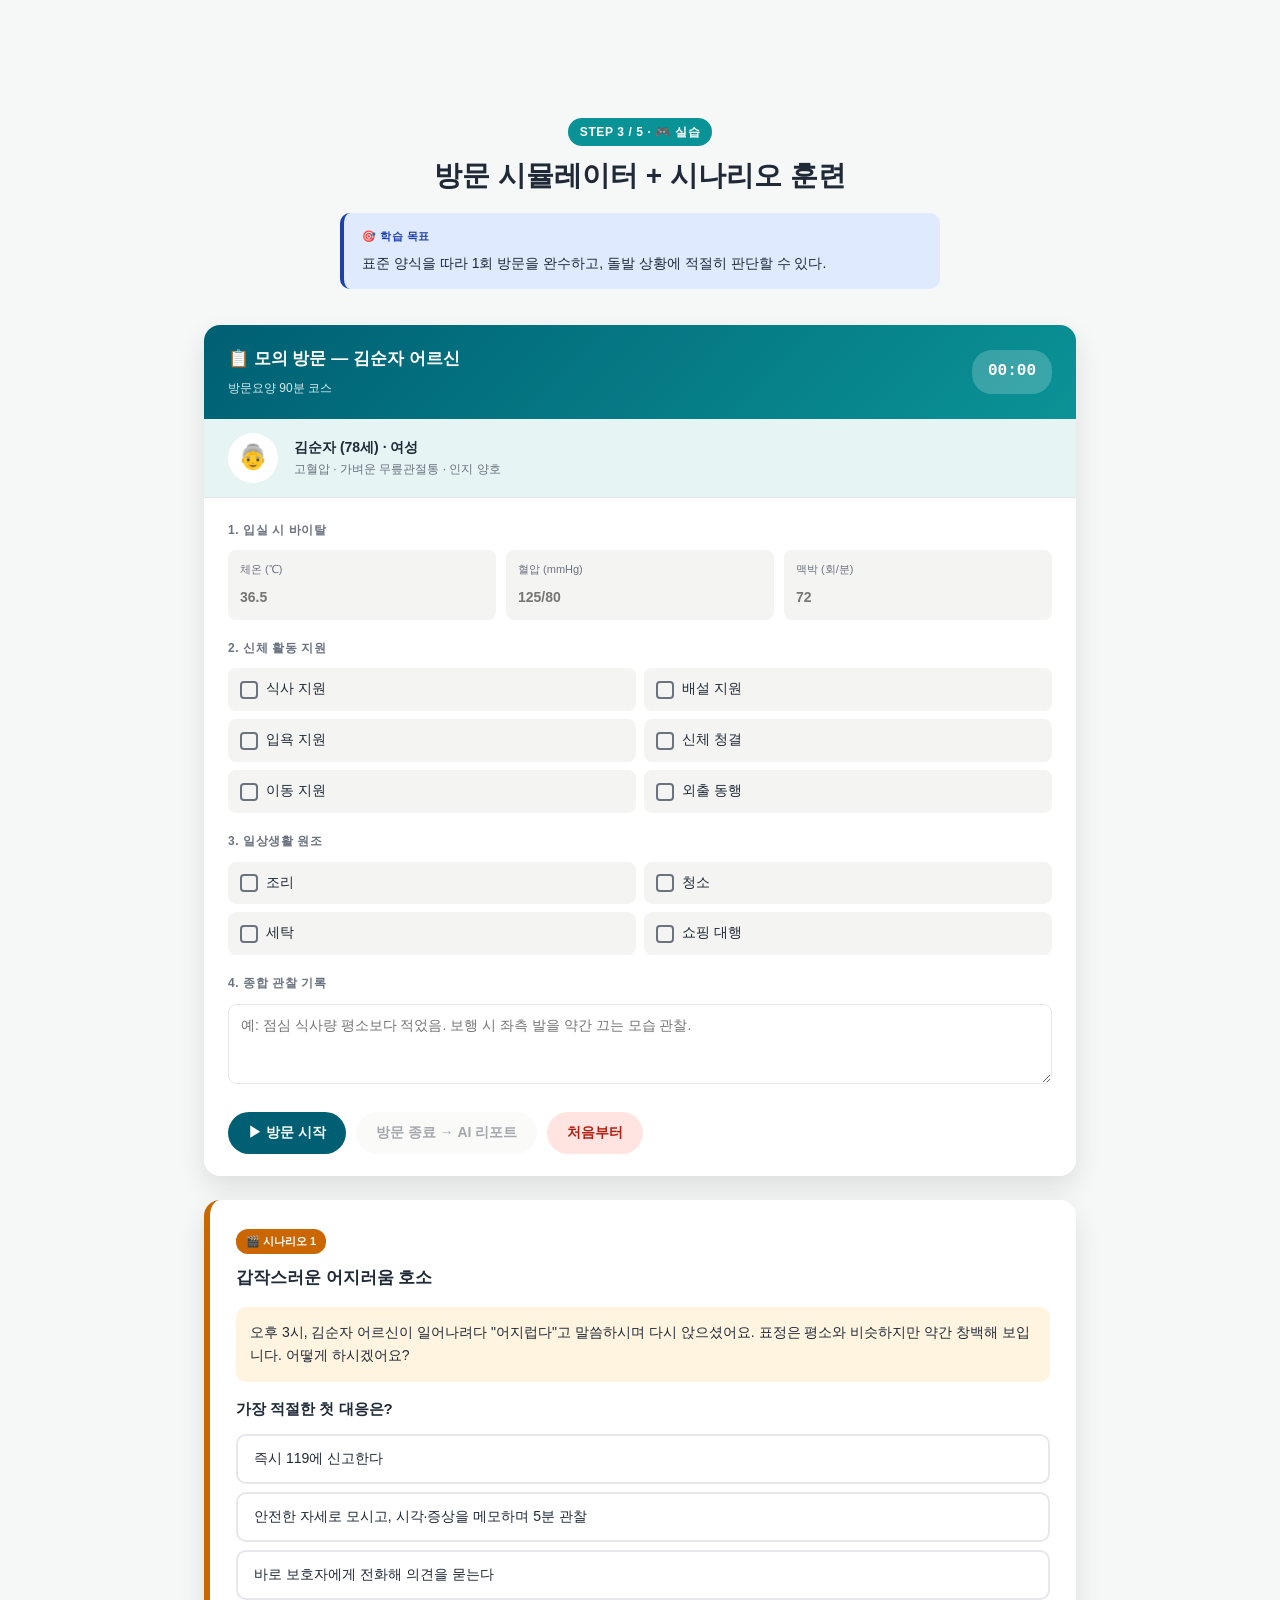
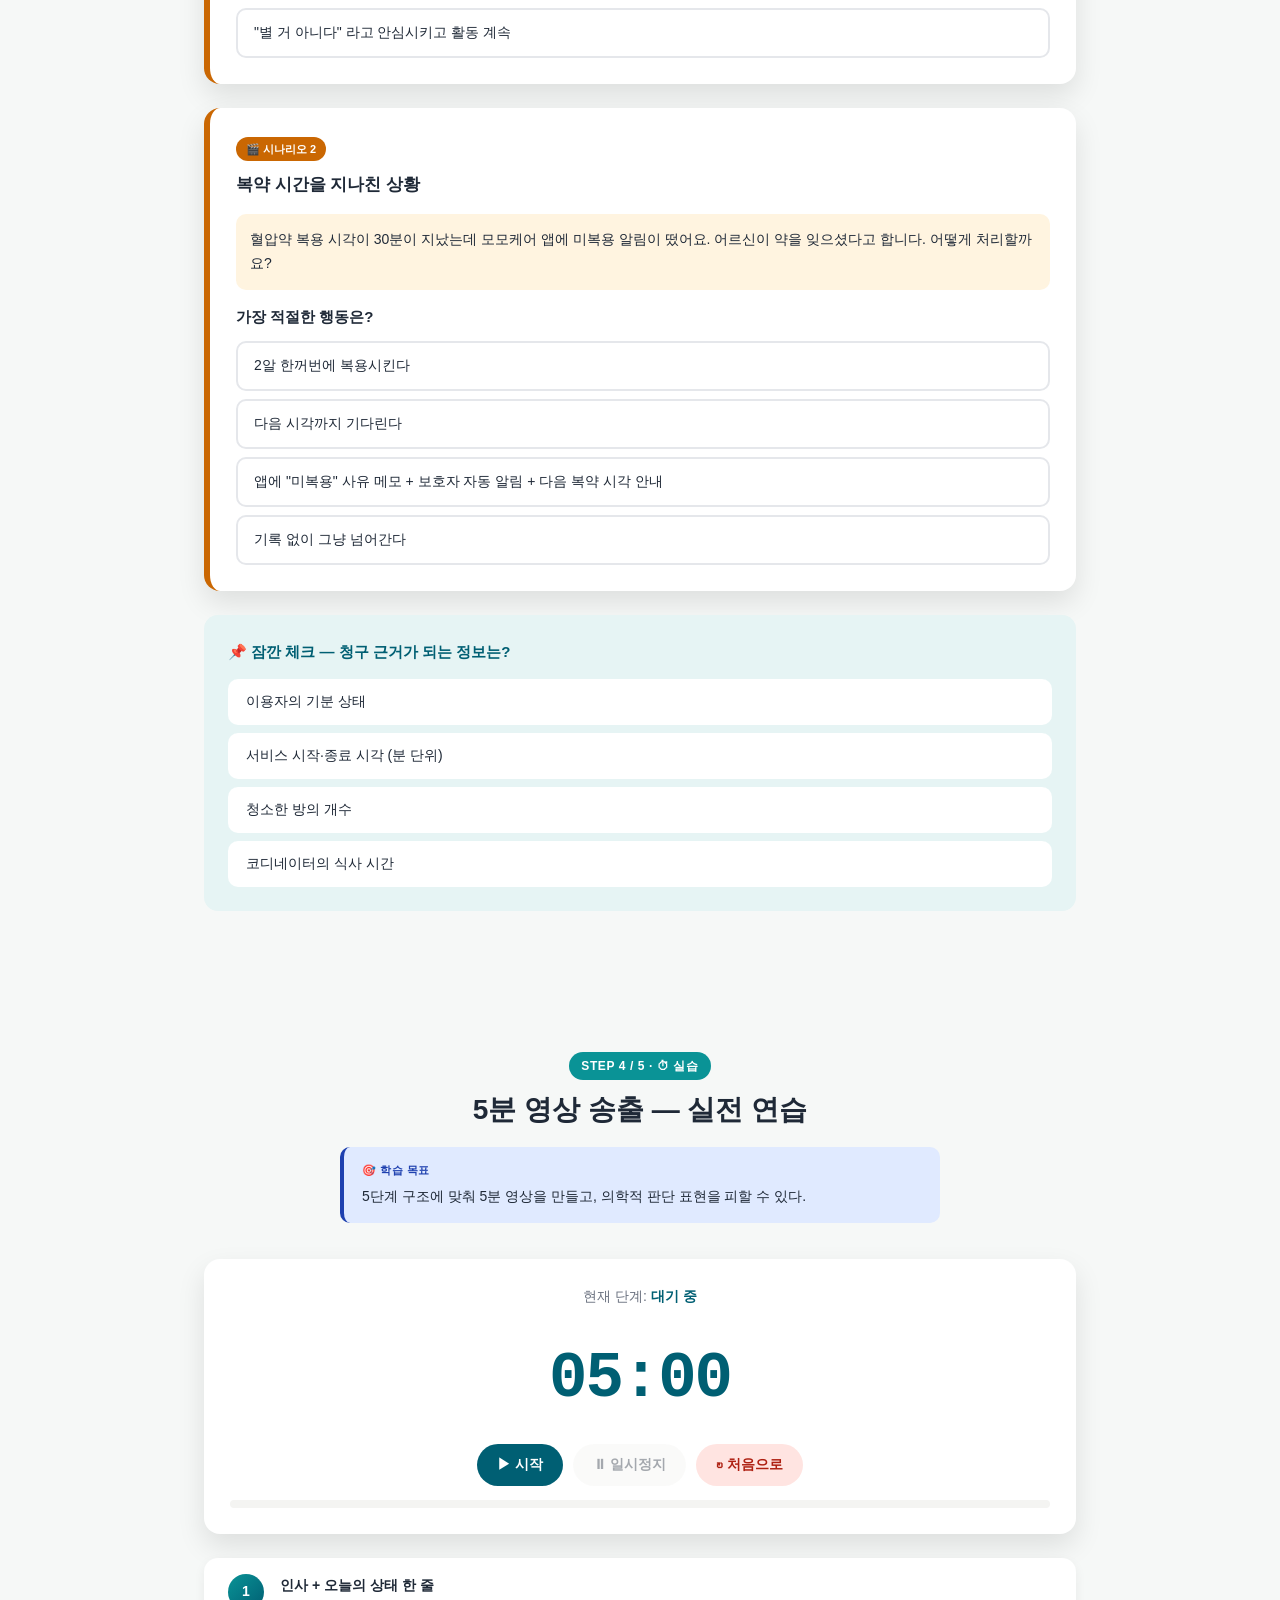
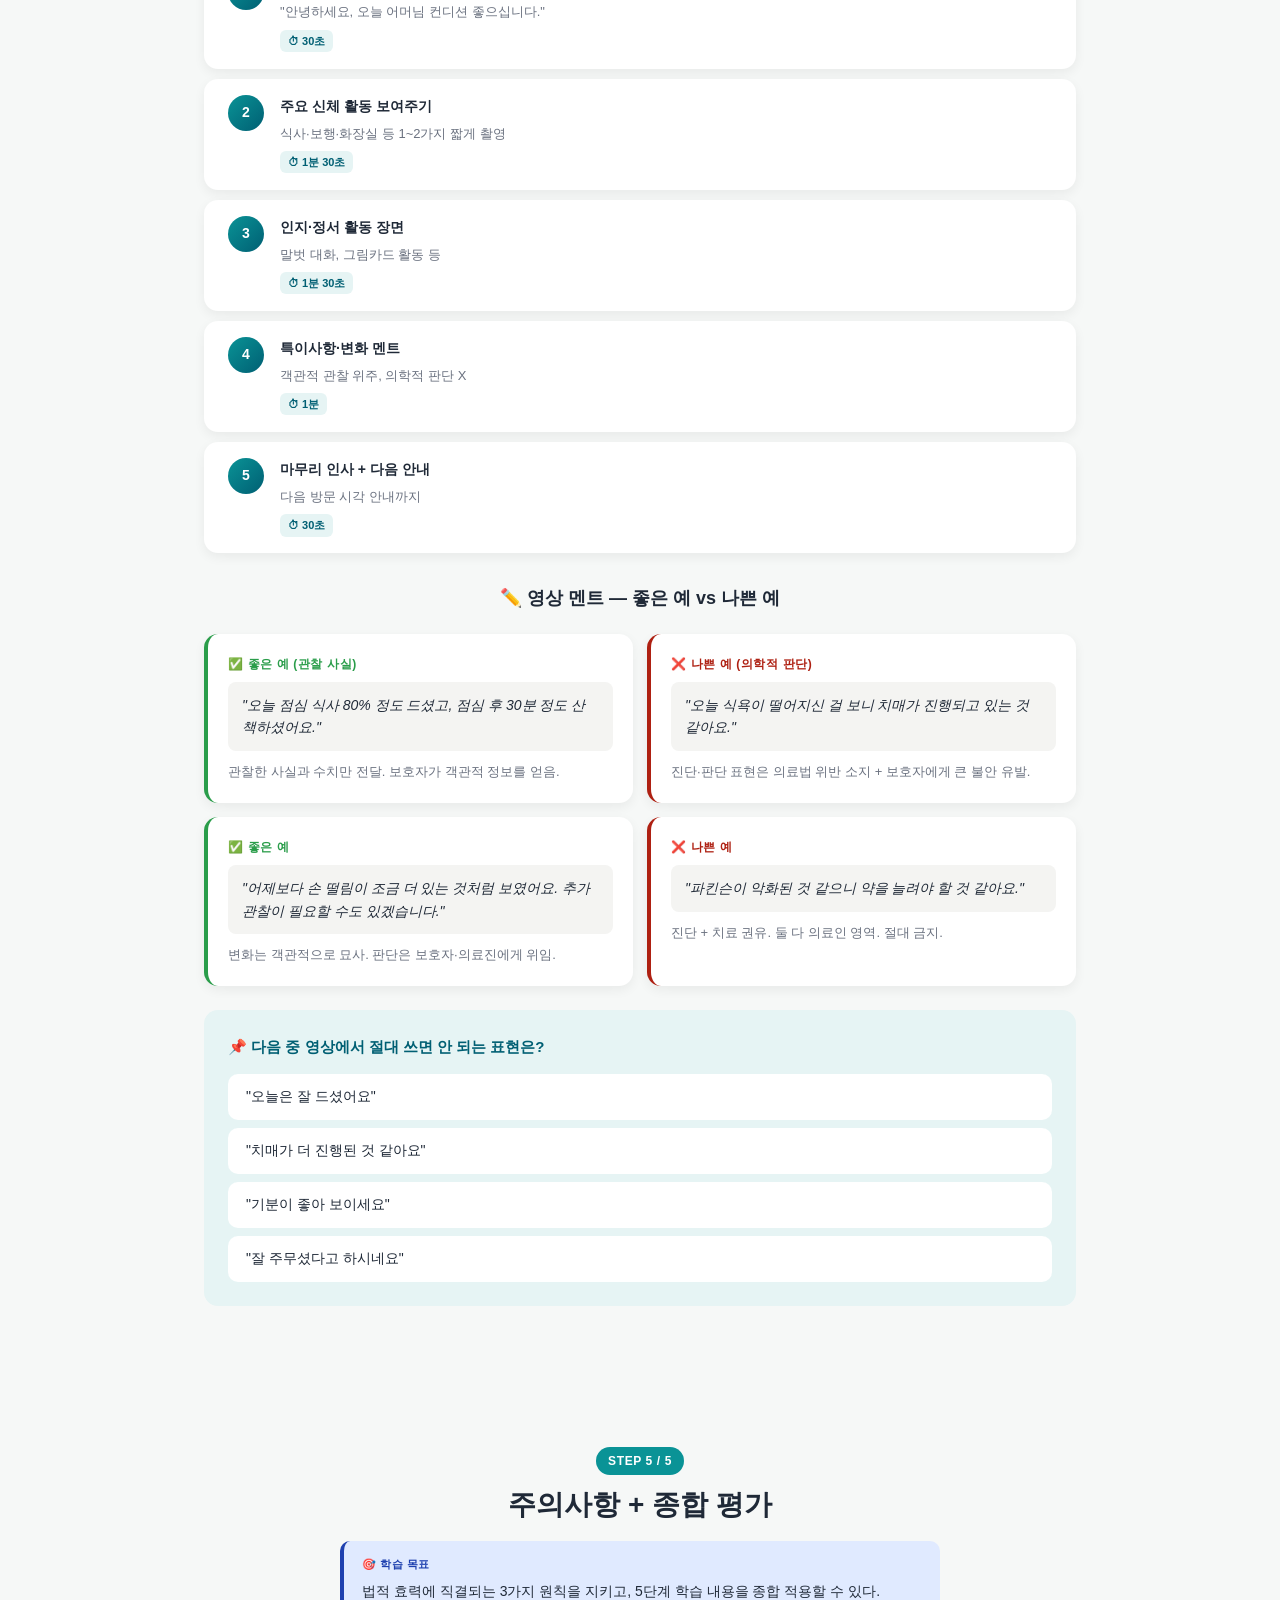
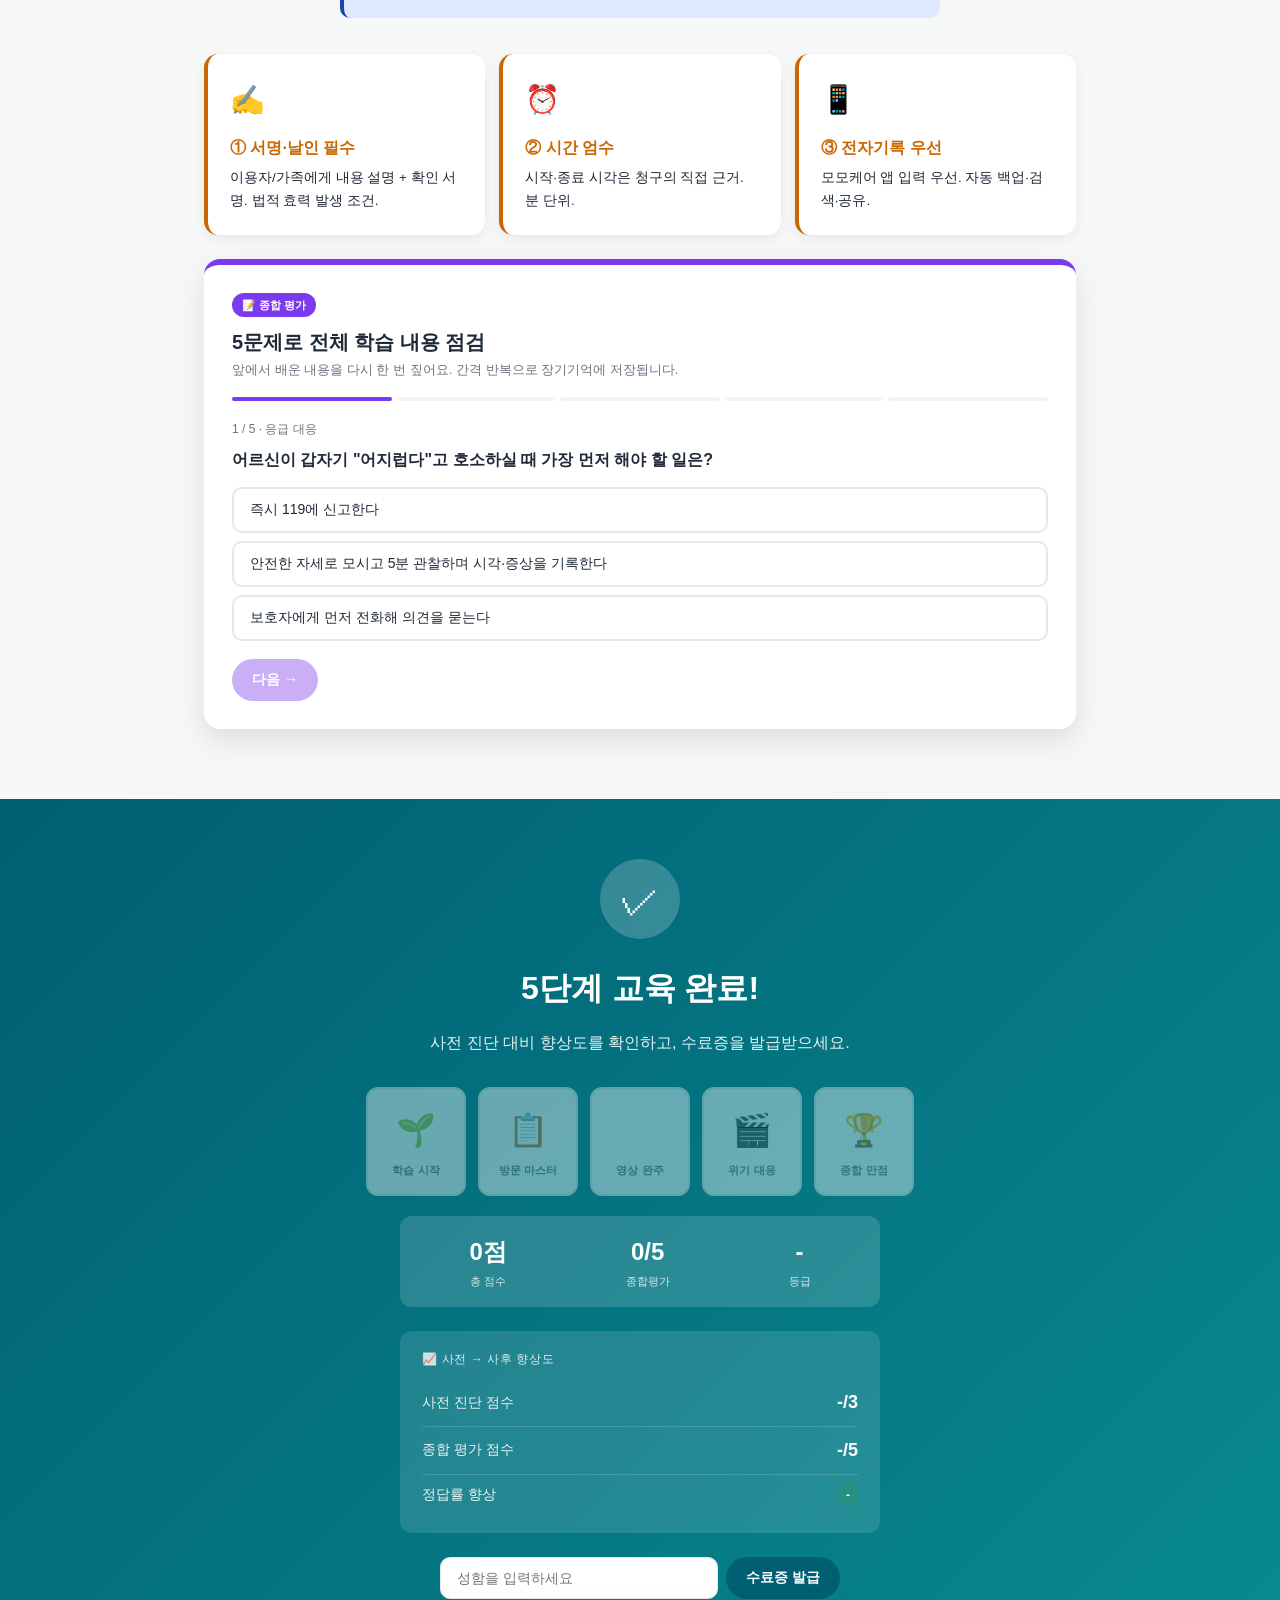
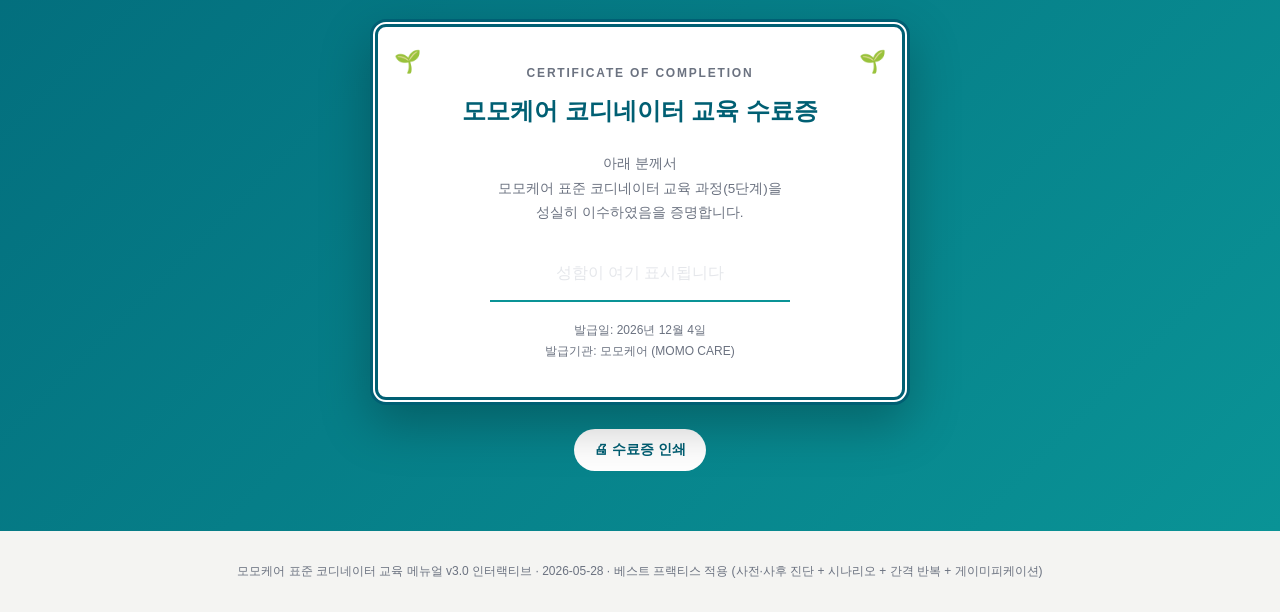
<file: education.html>
<!DOCTYPE html>
<html lang="ko">
<head>
<meta charset="UTF-8">
<meta name="viewport" content="width=device-width, initial-scale=1.0">
<link rel="icon" type="image/png" href="assets/logo-icon.png">
<title>모모케어 코디네이터 교육 — 인터랙티브 표준 매뉴얼 v3</title>
<style>
  :root {
    --bg: #f6f8f7;
    --card: #ffffff;
    --ink: #1f2937;
    --muted: #6b7280;
    --line: #e5e7eb;
    --teal: #0a9396;
    --teal-dark: #005f73;
    --teal-light: #e6f4f4;
    --amber: #ca6702;
    --amber-light: #fff4e0;
    --blue: #1e40af;
    --blue-light: #e0eaff;
    --red: #ae2012;
    --red-light: #ffe4e1;
    --green: #2a9d4a;
    --green-light: #e3f5e9;
    --gray-light: #f4f4f2;
    --purple: #7c3aed;
    --purple-light: #ede9fe;
    --shadow: 0 4px 12px rgba(0,0,0,0.06);
    --shadow-lg: 0 12px 28px rgba(0,0,0,0.1);
  }

  * { box-sizing: border-box; margin: 0; padding: 0; }
  html { scroll-behavior: smooth; }
  body {
    font-family: -apple-system, BlinkMacSystemFont, "Segoe UI", "Noto Sans KR", sans-serif;
    background: var(--bg); color: var(--ink); line-height: 1.7; font-size: 16px;
  }
  button { font-family: inherit; cursor: pointer; }
  input, textarea { font-family: inherit; }

  /* ===== Top Bar ===== */
  .progress-bar-wrap {
    position: fixed; top: 0; left: 0; right: 0; height: 4px;
    background: rgba(0,0,0,0.05); z-index: 100;
  }
  .progress-bar {
    height: 100%;
    background: linear-gradient(90deg, var(--teal), var(--teal-dark));
    width: 0%; transition: width 0.2s ease-out;
  }
  .topnav {
    position: fixed; top: 4px; left: 0; right: 0;
    background: rgba(255,255,255,0.95);
    backdrop-filter: blur(10px);
    -webkit-backdrop-filter: blur(10px);
    border-bottom: 1px solid var(--line);
    padding: 10px 20px; z-index: 99;
    display: flex; align-items: center; justify-content: space-between; gap: 12px;
  }
  .topnav .logo { font-weight: 800; color: var(--teal-dark); font-size: 16px; display: flex; align-items: center; gap: 6px; }
  .topnav .nav-right { display: flex; gap: 10px; align-items: center; font-size: 13px; flex-wrap: wrap; }
  .topnav .score-badge {
    background: var(--teal-light); color: var(--teal-dark);
    padding: 4px 10px; border-radius: 20px; font-weight: 700;
  }
  .topnav .badge-pill {
    background: var(--amber-light); color: var(--amber);
    padding: 4px 10px; border-radius: 20px; font-weight: 700;
    transition: transform 0.3s;
  }
  .topnav .badge-pill.flash { animation: pulse 0.6s; }
  .topnav .step-indicator { color: var(--muted); }
  .topnav .step-indicator b { color: var(--teal-dark); }
  .topnav .reset-btn {
    background: transparent; border: 1px solid var(--line);
    color: var(--muted); padding: 4px 10px; border-radius: 20px;
    font-size: 12px;
  }
  .topnav .reset-btn:hover { color: var(--red); border-color: var(--red); }

  /* ===== Hero — Caregiver-friendly warm version ===== */
  .hero {
    min-height: 92vh;
    display: flex; flex-direction: column; justify-content: center; align-items: center;
    text-align: center;
    padding: 80px 24px 60px;
    background:
      radial-gradient(circle at 20% 20%, rgba(255, 217, 173, 0.4) 0%, transparent 50%),
      radial-gradient(circle at 80% 80%, rgba(166, 218, 199, 0.4) 0%, transparent 50%),
      linear-gradient(135deg, #fef9f3 0%, #fff4e6 50%, #f0f9f4 100%);
    position: relative;
    overflow: hidden;
  }
  /* Soft decorative shapes */
  .hero::before, .hero::after {
    content: ''; position: absolute; border-radius: 50%; pointer-events: none;
  }
  .hero::before {
    width: 280px; height: 280px;
    background: rgba(255, 200, 150, 0.25);
    top: -100px; left: -80px;
    filter: blur(40px);
  }
  .hero::after {
    width: 320px; height: 320px;
    background: rgba(140, 200, 170, 0.25);
    bottom: -120px; right: -100px;
    filter: blur(50px);
  }
  .hero > * { position: relative; z-index: 1; }

  .hero .hero-illust {
    font-size: 64px;
    margin-bottom: 18px;
    line-height: 1;
    letter-spacing: 4px;
    animation: gentleBob 4s ease-in-out infinite;
  }
  .hero .greeting {
    display: inline-block;
    background: white;
    padding: 8px 18px;
    border-radius: 30px;
    color: #a25b1a;
    font-weight: 700;
    font-size: 14px;
    margin-bottom: 20px;
    box-shadow: 0 4px 14px rgba(202, 103, 2, 0.12);
    border: 1px solid rgba(202, 103, 2, 0.15);
  }
  .hero h1 {
    font-size: 44px;
    font-weight: 800;
    line-height: 1.35;
    max-width: 720px;
    margin-bottom: 18px;
    color: #2d3e3e;
    letter-spacing: -0.02em;
  }
  .hero h1 .hl {
    background: linear-gradient(180deg, transparent 60%, #ffd699 60%);
    padding: 0 4px;
    border-radius: 4px;
  }
  .hero .sub {
    color: #5a6868;
    font-size: 18px;
    max-width: 540px;
    margin-bottom: 36px;
    line-height: 1.7;
  }
  .hero .stats {
    display: flex; gap: 14px; margin-bottom: 40px;
    flex-wrap: wrap; justify-content: center;
  }
  .hero .stat {
    background: white;
    padding: 16px 22px;
    border-radius: 18px;
    box-shadow: 0 4px 14px rgba(0,0,0,0.05);
    min-width: 120px;
    display: flex;
    flex-direction: column;
    align-items: center;
    gap: 4px;
    border: 1px solid rgba(255,255,255,0.8);
  }
  .hero .stat .stat-emoji { font-size: 28px; line-height: 1; }
  .hero .stat .stat-text { font-size: 13px; color: #5a6868; font-weight: 600; }

  .hero .cta {
    display: inline-flex;
    align-items: center;
    gap: 8px;
    background: linear-gradient(135deg, #2a9d4a, var(--teal-dark));
    color: white;
    padding: 18px 36px;
    border-radius: 30px;
    font-weight: 700;
    font-size: 17px;
    text-decoration: none;
    transition: all 0.25s ease;
    box-shadow: 0 8px 22px rgba(42, 157, 74, 0.25);
  }
  .hero .cta:hover {
    transform: translateY(-2px);
    box-shadow: 0 12px 28px rgba(42, 157, 74, 0.35);
  }
  .hero .reassure {
    margin-top: 24px;
    font-size: 13px;
    color: #7a6c5d;
    background: rgba(255,255,255,0.6);
    padding: 8px 16px;
    border-radius: 20px;
    display: inline-flex;
    align-items: center;
    gap: 6px;
  }

  @keyframes gentleBob {
    0%, 100% { transform: translateY(0); }
    50% { transform: translateY(-6px); }
  }

  /* ===== Sections ===== */
  section.lesson {
    padding: 70px 24px;
    max-width: 920px;
    margin: 0 auto;
  }
  .lesson-head { text-align: center; margin-bottom: 36px; }
  .lesson-num {
    display: inline-block; background: var(--teal); color: white;
    padding: 4px 12px; border-radius: 20px; font-size: 12px;
    font-weight: 700; letter-spacing: 0.05em; margin-bottom: 12px;
  }
  .lesson-head h2 { font-size: 28px; font-weight: 800; margin-bottom: 10px; line-height: 1.3; }
  .lesson-head p { color: var(--muted); font-size: 15px; max-width: 600px; margin: 0 auto; }

  /* Learning objectives box */
  .objective-box {
    background: var(--blue-light);
    border-left: 4px solid var(--blue);
    border-radius: 10px;
    padding: 14px 18px;
    max-width: 600px;
    margin: 18px auto 0;
    text-align: left;
  }
  .objective-box .obj-title {
    font-size: 11px;
    font-weight: 700;
    color: var(--blue);
    letter-spacing: 0.05em;
    margin-bottom: 6px;
    text-transform: uppercase;
  }
  .objective-box .obj-content {
    font-size: 14px;
    color: var(--ink);
  }

  /* Reveal animation */
  .reveal {
    opacity: 0; transform: translateY(24px);
    transition: opacity 0.6s ease-out, transform 0.6s ease-out;
  }
  .reveal.in { opacity: 1; transform: translateY(0); }
  .reveal-delay-1 { transition-delay: 0.1s; }
  .reveal-delay-2 { transition-delay: 0.2s; }
  .reveal-delay-3 { transition-delay: 0.3s; }

  /* ===== Pre/Post Test ===== */
  .test-panel {
    background: white;
    border-radius: 16px;
    box-shadow: var(--shadow-lg);
    padding: 32px;
    margin-bottom: 24px;
    border-top: 6px solid var(--purple);
  }
  .test-panel .test-header {
    display: flex; align-items: center; gap: 10px; margin-bottom: 8px;
  }
  .test-panel .test-tag {
    background: var(--purple); color: white;
    padding: 3px 10px; border-radius: 12px; font-size: 11px; font-weight: 700;
  }
  .test-panel h3 { font-size: 22px; }
  .test-panel .test-sub {
    color: var(--muted); font-size: 14px; margin-bottom: 22px;
  }
  .test-progress {
    display: flex; gap: 6px; margin-bottom: 18px;
  }
  .test-progress .dot {
    flex: 1; height: 4px; background: var(--gray-light); border-radius: 2px;
    transition: background 0.3s;
  }
  .test-progress .dot.active { background: var(--purple); }
  .test-progress .dot.done { background: var(--teal); }
  .test-question {
    display: none;
  }
  .test-question.active { display: block; animation: fadeIn 0.3s; }
  .test-question .q-num { font-size: 12px; color: var(--muted); margin-bottom: 6px; }
  .test-question .q-text { font-size: 17px; font-weight: 600; margin-bottom: 16px; }
  .test-opts { display: flex; flex-direction: column; gap: 8px; }
  .test-opt {
    background: white; border: 2px solid var(--line);
    border-radius: 10px; padding: 12px 16px; text-align: left;
    font-size: 14px; transition: all 0.2s; color: var(--ink);
  }
  .test-opt:hover:not(:disabled) { border-color: var(--purple); background: var(--purple-light); }
  .test-opt.selected { border-color: var(--purple); background: var(--purple-light); font-weight: 600; }
  .test-actions { margin-top: 18px; display: flex; justify-content: space-between; gap: 10px; }

  .test-result {
    display: none;
    text-align: center;
    padding: 24px;
    background: var(--purple-light);
    border-radius: 12px;
    margin-top: 16px;
  }
  .test-result.show { display: block; animation: fadeInUp 0.5s; }
  .test-result .big-num {
    font-size: 48px; font-weight: 800; color: var(--purple); line-height: 1;
  }
  .test-result .small { font-size: 13px; color: var(--muted); margin-top: 8px; }

  /* ===== Value cards (Lesson 1) ===== */
  .value-grid { display: grid; grid-template-columns: repeat(2, 1fr); gap: 18px; }
  .value-card {
    background: white; border-radius: 14px; padding: 26px;
    box-shadow: var(--shadow); border-top: 4px solid var(--teal);
    transition: transform 0.3s ease, box-shadow 0.3s ease;
  }
  .value-card:hover { transform: translateY(-4px); box-shadow: var(--shadow-lg); }
  .value-card .ico { font-size: 32px; margin-bottom: 12px; }
  .value-card h3 { font-size: 17px; margin-bottom: 6px; color: var(--teal-dark); }
  .value-card p { font-size: 14px; color: var(--muted); }

  /* ===== Form tabs ===== */
  .form-tabs {
    display: flex; gap: 8px; margin-bottom: 24px;
    overflow-x: auto; padding-bottom: 8px;
  }
  .form-tab {
    flex-shrink: 0; padding: 10px 16px; background: white;
    border: 1px solid var(--line); border-radius: 30px;
    font-size: 13px; color: var(--ink); font-weight: 500;
    transition: all 0.2s;
  }
  .form-tab:hover { border-color: var(--teal); color: var(--teal-dark); }
  .form-tab.active { background: var(--teal-dark); color: white; border-color: var(--teal-dark); }
  .form-content {
    display: none; background: white; border-radius: 14px;
    padding: 30px; box-shadow: var(--shadow); animation: fadeIn 0.4s;
  }
  .form-content.active { display: block; }
  .form-content h3 { font-size: 20px; color: var(--teal-dark); margin-bottom: 8px; }
  .form-content .form-sub {
    font-size: 13px; color: var(--muted);
    margin-bottom: 18px; padding-bottom: 14px; border-bottom: 1px solid var(--line);
  }
  .form-content h4 { font-size: 14px; margin: 16px 0 8px; }
  .form-content ul { list-style: none; padding: 0; }
  .form-content ul li {
    padding: 8px 12px; background: var(--gray-light);
    border-radius: 8px; margin: 6px 0; font-size: 14px;
    display: flex; gap: 10px;
  }
  .form-content ul li::before { content: "✓"; color: var(--teal); font-weight: 700; }
  .form-content .tip {
    background: var(--teal-light); border-left: 3px solid var(--teal);
    padding: 10px 14px; border-radius: 6px; font-size: 13px; margin-top: 14px;
  }

  /* ===== Simulator ===== */
  .simulator {
    background: white; border-radius: 16px;
    box-shadow: var(--shadow-lg); overflow: hidden; margin-bottom: 24px;
  }
  .sim-header {
    background: linear-gradient(135deg, var(--teal-dark), var(--teal));
    color: white; padding: 20px 24px;
    display: flex; align-items: center; justify-content: space-between;
    flex-wrap: wrap; gap: 12px;
  }
  .sim-header h3 { font-size: 17px; margin-bottom: 4px; }
  .sim-header .sub { font-size: 12px; opacity: 0.85; }
  .sim-timer {
    background: rgba(255,255,255,0.2); padding: 8px 16px; border-radius: 20px;
    font-family: 'SF Mono', monospace; font-size: 16px; font-weight: 700;
  }
  .sim-patient {
    background: var(--teal-light); padding: 14px 24px;
    display: flex; align-items: center; gap: 16px; border-bottom: 1px solid var(--line);
  }
  .sim-patient .avatar {
    width: 50px; height: 50px; border-radius: 50%; background: white;
    display: flex; align-items: center; justify-content: center; font-size: 24px;
  }
  .sim-patient .info { flex: 1; }
  .sim-patient .info .name { font-weight: 700; font-size: 14px; }
  .sim-patient .info .note { font-size: 12px; color: var(--muted); }

  .sim-body { padding: 22px 24px; }
  .sim-body h4 {
    font-size: 12px; text-transform: uppercase;
    letter-spacing: 0.05em; color: var(--muted);
    margin: 18px 0 10px;
  }
  .sim-body h4:first-child { margin-top: 0; }
  .sim-vital-grid { display: grid; grid-template-columns: repeat(3, 1fr); gap: 10px; }
  .sim-vital { background: var(--gray-light); padding: 10px 12px; border-radius: 8px; }
  .sim-vital label { display: block; font-size: 11px; color: var(--muted); margin-bottom: 4px; }
  .sim-vital input {
    width: 100%; border: none; background: transparent;
    font-size: 14px; font-weight: 600; color: var(--ink); outline: none;
  }

  .sim-checks { display: grid; grid-template-columns: repeat(2, 1fr); gap: 8px; }
  .sim-check {
    display: flex; align-items: center; gap: 8px;
    padding: 10px 12px; background: var(--gray-light);
    border-radius: 8px; font-size: 13.5px;
    cursor: pointer; transition: all 0.2s; user-select: none;
  }
  .sim-check:hover { background: #ebebe9; }
  .sim-check input { display: none; }
  .sim-check .box {
    width: 18px; height: 18px; border: 2px solid var(--muted);
    border-radius: 4px; display: flex; align-items: center;
    justify-content: center; transition: all 0.2s; flex-shrink: 0;
  }
  .sim-check input:checked + .box { background: var(--teal); border-color: var(--teal); }
  .sim-check input:checked + .box::after { content: "✓"; color: white; font-size: 12px; font-weight: 800; }
  .sim-check input:checked ~ .lbl { color: var(--teal-dark); font-weight: 600; }

  .sim-textarea {
    width: 100%; border: 1px solid var(--line); border-radius: 8px;
    padding: 12px; font-size: 14px; resize: vertical;
    min-height: 80px; outline: none; transition: border-color 0.2s;
  }
  .sim-textarea:focus { border-color: var(--teal); }
  .sim-actions { display: flex; gap: 10px; margin-top: 20px; flex-wrap: wrap; }

  /* ===== Buttons ===== */
  .btn {
    padding: 12px 20px; border: none; border-radius: 30px;
    font-weight: 600; font-size: 14px; transition: all 0.2s;
  }
  .btn-primary { background: var(--teal-dark); color: white; }
  .btn-primary:hover { background: var(--teal); transform: translateY(-1px); }
  .btn-ghost { background: var(--gray-light); color: var(--ink); }
  .btn-ghost:hover { background: #ebebe9; }
  .btn-danger { background: var(--red-light); color: var(--red); }
  .btn-purple { background: var(--purple); color: white; }
  .btn-purple:hover { background: #6d28d9; transform: translateY(-1px); }
  .btn:disabled { opacity: 0.4; cursor: not-allowed; transform: none; }

  /* AI report output */
  .sim-output {
    margin-top: 24px; padding: 22px;
    background: linear-gradient(135deg, #f9fcfb, var(--teal-light));
    border-radius: 12px; border: 1px solid var(--teal);
    display: none; animation: fadeInUp 0.6s ease-out;
  }
  .sim-output.show { display: block; }
  .sim-output h4 { color: var(--teal-dark); margin-bottom: 14px; font-size: 14px; }
  .sim-output .ai-tag {
    display: inline-block; background: var(--teal-dark); color: white;
    padding: 2px 10px; border-radius: 12px; font-size: 11px; font-weight: 700; margin-bottom: 8px;
  }
  .sim-output .report-line {
    background: white; padding: 12px 14px;
    border-radius: 8px; margin: 8px 0; font-size: 14px;
    border-left: 3px solid var(--teal);
  }
  .sim-output .preview-msg {
    background: white; padding: 14px;
    border-radius: 12px; margin-top: 14px;
    font-size: 13.5px; border: 1px dashed var(--teal);
  }
  .sim-output .preview-msg .from { font-size: 11px; color: var(--muted); margin-bottom: 6px; }

  /* ===== Scenario branching ===== */
  .scenario-card {
    background: white; border-radius: 16px;
    padding: 26px; box-shadow: var(--shadow-lg);
    margin-bottom: 24px; border-left: 6px solid var(--amber);
  }
  .scenario-card .sc-tag {
    display: inline-block; background: var(--amber); color: white;
    padding: 3px 10px; border-radius: 12px; font-size: 11px;
    font-weight: 700; margin-bottom: 10px;
  }
  .scenario-card .sc-title { font-size: 17px; font-weight: 700; margin-bottom: 8px; }
  .scenario-card .sc-story {
    background: var(--amber-light); padding: 14px;
    border-radius: 10px; font-size: 14px;
    line-height: 1.7; margin: 14px 0;
  }
  .scenario-card .sc-question { font-weight: 600; font-size: 15px; margin-bottom: 12px; }
  .scenario-choices { display: flex; flex-direction: column; gap: 8px; }
  .scenario-choice {
    background: white; border: 2px solid var(--line);
    padding: 14px 16px; border-radius: 10px;
    text-align: left; font-size: 14px; transition: all 0.2s;
    color: var(--ink);
  }
  .scenario-choice:hover:not(:disabled) { border-color: var(--amber); background: var(--amber-light); }
  .scenario-choice.best {
    background: var(--green-light); border-color: var(--green);
    color: var(--green); font-weight: 700;
  }
  .scenario-choice.ok {
    background: var(--blue-light); border-color: var(--blue);
    color: var(--blue);
  }
  .scenario-choice.bad {
    background: var(--red-light); border-color: var(--red); color: var(--red);
  }
  .scenario-feedback {
    margin-top: 14px; padding: 14px;
    border-radius: 10px; font-size: 13.5px;
    display: none;
  }
  .scenario-feedback.show { display: block; animation: fadeInUp 0.4s; }
  .scenario-feedback.best { background: var(--green-light); color: var(--green); border-left: 4px solid var(--green); }
  .scenario-feedback.ok { background: var(--blue-light); color: var(--blue); border-left: 4px solid var(--blue); }
  .scenario-feedback.bad { background: var(--red-light); color: var(--red); border-left: 4px solid var(--red); }
  .scenario-feedback b { display: block; margin-bottom: 4px; }

  /* ===== 5분 timer ===== */
  .video-timer-panel {
    background: white; border-radius: 16px;
    padding: 26px; box-shadow: var(--shadow-lg);
    margin-bottom: 24px; text-align: center;
  }
  .timer-display {
    font-family: 'SF Mono', monospace; font-size: 64px;
    font-weight: 800; color: var(--teal-dark);
    letter-spacing: -2px; margin: 10px 0; transition: color 0.3s;
  }
  .timer-display.warning { color: var(--amber); }
  .timer-display.danger { color: var(--red); }
  .timer-status { font-size: 14px; color: var(--muted); margin-bottom: 16px; }
  .timer-status .step-now { color: var(--teal-dark); font-weight: 700; }
  .timer-controls {
    display: flex; gap: 10px; justify-content: center;
    flex-wrap: wrap; margin-bottom: 14px;
  }
  .timer-bar {
    height: 8px; background: var(--gray-light);
    border-radius: 4px; overflow: hidden; margin-top: 10px;
  }
  .timer-bar-fill {
    height: 100%; background: linear-gradient(90deg, var(--teal), var(--teal-dark));
    width: 0%; transition: width 0.5s linear;
  }

  .video-step {
    background: white; border-radius: 14px; padding: 16px 20px;
    box-shadow: var(--shadow); display: flex; gap: 16px;
    align-items: flex-start; margin-bottom: 10px;
    transition: all 0.3s; border-left: 4px solid transparent;
  }
  .video-step.active {
    border-left-color: var(--teal); background: var(--teal-light);
    transform: scale(1.02); box-shadow: var(--shadow-lg);
  }
  .video-step.done { opacity: 0.5; }
  .video-step .num-circle {
    background: linear-gradient(135deg, var(--teal), var(--teal-dark));
    color: white; width: 36px; height: 36px; border-radius: 50%;
    display: flex; align-items: center; justify-content: center;
    font-size: 14px; font-weight: 800; flex-shrink: 0;
  }
  .video-step.active .num-circle { animation: pulse 1.5s ease-in-out infinite; }
  .video-step.done .num-circle { background: var(--green); }
  .video-step .vs-body h4 { font-size: 14px; margin-bottom: 4px; }
  .video-step .vs-body p { color: var(--muted); font-size: 13px; }
  .video-step .time {
    display: inline-block; background: var(--teal-light); color: var(--teal-dark);
    padding: 2px 8px; border-radius: 6px; font-size: 11px;
    font-weight: 600; margin-top: 6px;
  }

  /* ===== Good vs Bad examples ===== */
  .example-grid {
    display: grid; grid-template-columns: 1fr 1fr; gap: 14px;
    margin-top: 20px;
  }
  .example-card {
    background: white; border-radius: 14px;
    padding: 20px; box-shadow: var(--shadow);
  }
  .example-card.good { border-left: 4px solid var(--green); }
  .example-card.bad { border-left: 4px solid var(--red); }
  .example-card .ex-head {
    font-size: 12px; font-weight: 700; letter-spacing: 0.05em;
    text-transform: uppercase; margin-bottom: 8px;
  }
  .example-card.good .ex-head { color: var(--green); }
  .example-card.bad .ex-head { color: var(--red); }
  .example-card .quote {
    background: var(--gray-light); padding: 12px 14px;
    border-radius: 8px; font-size: 14px;
    line-height: 1.6; font-style: italic;
  }
  .example-card .reason {
    font-size: 13px; color: var(--muted); margin-top: 10px;
  }

  /* ===== Quiz with explanation ===== */
  .quiz-box {
    background: var(--teal-light); border-radius: 14px;
    padding: 24px; margin-top: 24px;
  }
  .quiz-box h3 { font-size: 15px; color: var(--teal-dark); margin-bottom: 14px; }
  .quiz-options { display: flex; flex-direction: column; gap: 8px; }
  .quiz-option {
    background: white; border: 2px solid transparent;
    border-radius: 10px; padding: 12px 16px; text-align: left;
    font-size: 14px; transition: all 0.2s; color: var(--ink);
  }
  .quiz-option:hover:not(:disabled) { border-color: var(--teal); }
  .quiz-option.correct {
    background: var(--green-light); border-color: var(--green);
    color: var(--green); font-weight: 600;
  }
  .quiz-option.wrong {
    background: var(--red-light); border-color: var(--red); color: var(--red);
  }
  .quiz-feedback {
    margin-top: 14px; padding: 12px;
    border-radius: 8px; font-size: 13.5px; display: none;
  }
  .quiz-feedback.show { display: block; }
  .quiz-feedback.correct { background: var(--green-light); color: var(--green); }
  .quiz-feedback.wrong { background: var(--red-light); color: var(--red); }
  .quiz-feedback .explain {
    font-size: 12.5px; margin-top: 6px; opacity: 0.85;
  }

  /* ===== Warning Cards ===== */
  .warning-grid { display: grid; grid-template-columns: repeat(3, 1fr); gap: 14px; }
  .warning-card {
    background: white; border-radius: 14px; padding: 22px;
    box-shadow: var(--shadow); border-left: 4px solid var(--amber);
  }
  .warning-card .icon { font-size: 28px; margin-bottom: 10px; }
  .warning-card h3 { font-size: 16px; color: var(--amber); margin-bottom: 6px; }
  .warning-card p { font-size: 13.5px; }

  /* ===== Final Quiz (spaced repetition) ===== */
  .final-quiz {
    background: white; border-radius: 16px;
    padding: 28px; box-shadow: var(--shadow-lg); margin-top: 24px;
    border-top: 6px solid var(--purple);
  }
  .final-quiz .fq-head {
    display: flex; align-items: center; gap: 10px;
    margin-bottom: 8px; flex-wrap: wrap;
  }
  .final-quiz .fq-tag {
    background: var(--purple); color: white;
    padding: 3px 10px; border-radius: 12px;
    font-size: 11px; font-weight: 700;
  }
  .final-quiz h3 { font-size: 20px; }
  .final-quiz .fq-sub { font-size: 13px; color: var(--muted); margin-bottom: 16px; }
  .final-quiz-progress {
    display: flex; gap: 4px; margin-bottom: 18px;
  }
  .final-quiz-progress .pdot {
    flex: 1; height: 4px; background: var(--gray-light); border-radius: 2px;
  }
  .final-quiz-progress .pdot.done { background: var(--purple); }
  .final-quiz-progress .pdot.active { background: var(--purple); animation: pulse 1.5s infinite; }
  .fq-question { display: none; }
  .fq-question.active { display: block; animation: fadeIn 0.3s; }
  .fq-question .q-num { font-size: 12px; color: var(--muted); margin-bottom: 6px; }
  .fq-question .q-text { font-size: 16px; font-weight: 600; margin-bottom: 14px; }
  .fq-actions { margin-top: 18px; }

  /* ===== Badges section ===== */
  .badges-row {
    display: flex; gap: 12px; justify-content: center;
    margin: 20px 0; flex-wrap: wrap;
  }
  .badge-item {
    background: white; border-radius: 12px;
    padding: 14px 12px; min-width: 100px; text-align: center;
    border: 2px solid var(--line); opacity: 0.4;
    transition: all 0.4s;
  }
  .badge-item.earned {
    opacity: 1; border-color: var(--amber);
    background: var(--amber-light); transform: scale(1.05);
  }
  .badge-item .emoji { font-size: 32px; }
  .badge-item .name { font-size: 11px; color: var(--muted); margin-top: 4px; font-weight: 600; }
  .badge-item.earned .name { color: var(--amber); }

  /* ===== Complete + Certificate ===== */
  .complete {
    background: linear-gradient(135deg, var(--teal-dark), var(--teal));
    color: white; padding: 60px 24px; text-align: center;
  }
  .complete h2 { font-size: 32px; margin-bottom: 14px; }
  .complete .sub { opacity: 0.9; font-size: 16px; max-width: 500px; margin: 0 auto 30px; }
  .complete .checkmark {
    width: 80px; height: 80px;
    background: rgba(255,255,255,0.2); border-radius: 50%;
    display: inline-flex; align-items: center; justify-content: center;
    font-size: 40px; margin-bottom: 22px;
    animation: pulse 2s ease-in-out infinite;
  }
  .complete .score-summary {
    background: rgba(255,255,255,0.15);
    border-radius: 12px; padding: 16px;
    max-width: 480px; margin: 0 auto 24px;
    display: flex; justify-content: space-around; gap: 12px; flex-wrap: wrap;
  }
  .score-item .num { font-size: 24px; font-weight: 800; }
  .score-item .lbl { font-size: 11px; opacity: 0.8; text-transform: uppercase; }

  /* Improvement compare */
  .compare-box {
    background: rgba(255,255,255,0.12); border-radius: 12px;
    padding: 18px 22px; max-width: 480px;
    margin: 0 auto 24px; text-align: left;
  }
  .compare-box .ttl { font-size: 12px; opacity: 0.85; margin-bottom: 10px; text-transform: uppercase; letter-spacing: 0.05em; }
  .compare-row {
    display: flex; justify-content: space-between; align-items: center;
    padding: 8px 0; border-bottom: 1px solid rgba(255,255,255,0.15);
    font-size: 14px;
  }
  .compare-row:last-child { border-bottom: none; }
  .compare-row .label { opacity: 0.9; }
  .compare-row .val { font-weight: 700; font-size: 18px; }
  .compare-row .delta {
    background: rgba(255,255,255,0.2); padding: 2px 8px;
    border-radius: 10px; font-size: 12px; font-weight: 600;
  }
  .compare-row .delta.up { background: rgba(42, 157, 74, 0.3); }

  /* Certificate */
  .cert-card {
    background: white; color: var(--ink);
    border-radius: 16px; padding: 36px 28px;
    max-width: 540px; margin: 0 auto;
    box-shadow: 0 20px 50px rgba(0,0,0,0.25);
    border: 8px double var(--teal-dark); position: relative;
  }
  .cert-card::before { content: "🌱"; position: absolute; top: 16px; left: 16px; font-size: 22px; }
  .cert-card::after { content: "🌱"; position: absolute; top: 16px; right: 16px; font-size: 22px; }
  .cert-card h3 {
    font-size: 12px; color: var(--muted);
    letter-spacing: 0.15em; margin-bottom: 8px;
  }
  .cert-card .title {
    font-size: 24px; font-weight: 800; color: var(--teal-dark); margin-bottom: 20px;
  }
  .cert-card .body { font-size: 13.5px; color: var(--muted); margin-bottom: 20px; line-height: 1.8; }
  .cert-card .name-display {
    font-size: 28px; font-weight: 800; color: var(--ink);
    padding: 14px; border-bottom: 2px solid var(--teal);
    margin: 0 auto 16px; max-width: 300px; min-height: 56px;
  }
  .cert-card .name-display.placeholder {
    color: var(--line); font-weight: 400; font-size: 16px;
  }
  .cert-card .footer-meta { font-size: 12px; color: var(--muted); margin-top: 18px; }
  .cert-input-row {
    display: flex; gap: 8px; max-width: 400px; margin: 20px auto;
  }
  .cert-input-row input {
    flex: 1; padding: 12px 16px; border: 1px solid var(--line);
    border-radius: 10px; font-size: 14px; outline: none;
  }
  .cert-input-row input:focus { border-color: var(--teal); }

  /* Print */
  @media print {
    .topnav, .progress-bar-wrap, .hero, .lesson, footer, .complete > *:not(.cert-card) { display: none; }
    .complete { background: white; color: black; padding: 0; }
    .cert-card { box-shadow: none; }
  }

  /* ===== Animations ===== */
  @keyframes fadeIn { from {opacity:0;} to {opacity:1;} }
  @keyframes fadeInUp {
    from { opacity: 0; transform: translateY(20px); }
    to { opacity: 1; transform: translateY(0); }
  }
  @keyframes pulse {
    0%,100% { transform: scale(1); }
    50% { transform: scale(1.08); }
  }
  @keyframes shake {
    0%,100% { transform: translateX(0); }
    25% { transform: translateX(-4px); }
    75% { transform: translateX(4px); }
  }
  .shake { animation: shake 0.3s; }

  /* Toast (badge notification) */
  .toast {
    position: fixed; top: 70px; right: 20px;
    background: linear-gradient(135deg, var(--amber), #d97706);
    color: white; padding: 12px 18px;
    border-radius: 12px; font-size: 14px; font-weight: 600;
    box-shadow: 0 8px 20px rgba(0,0,0,0.15);
    z-index: 200; display: flex; align-items: center; gap: 10px;
    transform: translateX(400px); opacity: 0;
    transition: all 0.4s ease-out;
  }
  .toast.show { transform: translateX(0); opacity: 1; }
  .toast .badge-emoji { font-size: 24px; }

  @media (prefers-reduced-motion: reduce) {
    *, *::before, *::after {
      animation-duration: 0.01ms !important;
      animation-iteration-count: 1 !important;
      transition-duration: 0.01ms !important;
      scroll-behavior: auto !important;
    }
    .reveal { opacity: 1; transform: none; }
  }

  @media (max-width: 720px) {
    .hero h1 { font-size: 28px; }
    .hero .sub { font-size: 15px; }
    .lesson-head h2 { font-size: 22px; }
    .value-grid, .warning-grid, .sim-checks, .sim-vital-grid, .example-grid {
      grid-template-columns: 1fr;
    }
    section.lesson { padding: 50px 18px; }
    .timer-display { font-size: 48px; }
    .topnav { flex-wrap: wrap; gap: 8px; }
    .topnav .nav-right { font-size: 11px; }
  }
</style>
</head>
<body>

  <div class="progress-bar-wrap"><div class="progress-bar" id="progressBar"></div></div>

  <nav class="topnav">
    <div class="logo">🌱 모모케어</div>
    <div class="nav-right">
      <span class="score-badge">⭐ <span id="scoreNow">0</span>점</span>
      <span class="badge-pill" id="badgeCount">🏅 0/5</span>
      <span class="step-indicator">지금 <b id="stepNow">0</b>단계</span>
      <button class="reset-btn" id="resetAllBtn">다시 시작</button>
    </div>
  </nav>

  <!-- Toast for badge notification -->
  <div class="toast" id="badgeToast">
    <span class="badge-emoji" id="toastEmoji">🏅</span>
    <span><b>배지 획득!</b><br><span id="toastName">-</span></span>
  </div>

  <!-- ===== Hero — 코디네이터 친화 버전 ===== -->
  <section class="hero">
    <div class="hero-illust">👵 💛 🧑‍⚕️</div>
    <div class="greeting">오늘도 수고 많으세요</div>

    <h1>
      기록은 <span class="hl">1분</span>,<br>
      안심은 <span class="hl">평생</span>이에요
    </h1>
    <p class="sub">
      처음 보시는 분도 천천히 따라오시면 됩니다.<br>
      5분이면 모모케어 사용법을 익힐 수 있어요.
    </p>

    <div class="stats">
      <div class="stat">
        <span class="stat-emoji">🕔</span>
        <div class="stat-text">5분이면 끝</div>
      </div>
      <div class="stat">
        <span class="stat-emoji">🪴</span>
        <div class="stat-text">천천히 5단계</div>
      </div>
      <div class="stat">
        <span class="stat-emoji">🏅</span>
        <div class="stat-text">배지도 모아요</div>
      </div>
    </div>

    <a class="cta" href="#preTest">천천히 시작해볼까요 →</a>

    <div class="reassure">💡 중간에 멈췄다 다시 오셔도 진도와 점수가 그대로 있어요</div>
  </section>

  <!-- ===== Pre-Test ===== -->
  <section class="lesson" id="preTest" data-step="0">
    <div class="lesson-head reveal">
      <span class="lesson-num" style="background: var(--purple);">🧠 시작 전 가볍게</span>
      <h2>지금 알고 계신 만큼만 답해주세요</h2>
      <p>3문제, 1분이면 끝나요. 틀려도 괜찮습니다 — 학습 후에 얼마나 늘었는지 비교용이에요.</p>
    </div>

    <div class="test-panel reveal" id="preTestPanel">
      <div class="test-header">
        <span class="test-tag">시작 전 체크</span>
      </div>
      <h3>간병 기본 지식 가볍게 확인</h3>
      <div class="test-sub">모르시면 그냥 직감으로 골라주세요. 정답·오답은 표시되지 않고 학습 후에 다시 비교됩니다.</div>

      <div class="test-progress">
        <div class="dot active"></div>
        <div class="dot"></div>
        <div class="dot"></div>
      </div>

      <div class="test-question active" data-q="1">
        <div class="q-num">1 / 3</div>
        <div class="q-text">간병 시 가장 먼저 기록해야 하는 것은?</div>
        <div class="test-opts">
          <button class="test-opt" data-correct="false" data-pre-q="1">이용자의 식사량</button>
          <button class="test-opt" data-correct="true" data-pre-q="1">서비스 시작 시각 (분 단위)</button>
          <button class="test-opt" data-correct="false" data-pre-q="1">청소 도구 확인</button>
        </div>
      </div>

      <div class="test-question" data-q="2">
        <div class="q-num">2 / 3</div>
        <div class="q-text">보호자에게 영상으로 전달할 때 피해야 하는 표현은?</div>
        <div class="test-opts">
          <button class="test-opt" data-correct="false" data-pre-q="2">"오늘 잘 드셨어요"</button>
          <button class="test-opt" data-correct="false" data-pre-q="2">"낮잠 1시간 주무셨어요"</button>
          <button class="test-opt" data-correct="true" data-pre-q="2">"증상이 악화된 것 같아요"</button>
        </div>
      </div>

      <div class="test-question" data-q="3">
        <div class="q-num">3 / 3</div>
        <div class="q-text">법적 효력 발생을 위해 필수인 절차는?</div>
        <div class="test-opts">
          <button class="test-opt" data-correct="true" data-pre-q="3">이용자·가족 확인 서명</button>
          <button class="test-opt" data-correct="false" data-pre-q="3">코디네이터 자필 메모</button>
          <button class="test-opt" data-correct="false" data-pre-q="3">사진 첨부</button>
        </div>
      </div>

      <div class="test-actions">
        <button class="btn btn-ghost" id="preNextBtn" disabled>다음 →</button>
      </div>

      <div class="test-result" id="preResult">
        <div class="big-num"><span id="preScore">0</span>/3</div>
        <div class="small">사전 진단 완료. 학습이 끝나면 동일 문제로 다시 확인합니다.</div>
      </div>
    </div>
  </section>

  <!-- ===== Lesson 1 ===== -->
  <section class="lesson" data-step="1">
    <div class="lesson-head reveal">
      <span class="lesson-num">STEP 1 / 5</span>
      <h2>모모케어란 무엇인가요?</h2>
      <div class="objective-box">
        <div class="obj-title">🎯 학습 목표</div>
        <div class="obj-content">모모케어가 코디네이터에게 주는 4가지 가치를 설명할 수 있다.</div>
      </div>
    </div>

    <div class="value-grid">
      <div class="value-card reveal">
        <div class="ico">📝</div>
        <h3>1. 기록 자동화</h3>
        <p>음성·체크만으로 일지 초안 자동 작성. 작성 시간 90% 단축.</p>
      </div>
      <div class="value-card reveal reveal-delay-1">
        <div class="ico">💬</div>
        <h3>2. 설명 감소</h3>
        <p>보호자 반복 문의를 리포트가 대신해요.</p>
      </div>
      <div class="value-card reveal reveal-delay-2">
        <div class="ico">🛡️</div>
        <h3>3. 자기보호</h3>
        <p>특이사항이 객관적 증빙으로 남아요.</p>
      </div>
      <div class="value-card reveal reveal-delay-3">
        <div class="ico">⭐</div>
        <h3>4. 더 많은 일감</h3>
        <p>꾸준한 기록은 신뢰 배지. 우선 매칭.</p>
      </div>
    </div>
  </section>

  <!-- ===== Lesson 2 ===== -->
  <section class="lesson" data-step="2">
    <div class="lesson-head reveal">
      <span class="lesson-num">STEP 2 / 5</span>
      <h2>핵심 6서식 사용법</h2>
      <div class="objective-box">
        <div class="obj-title">🎯 학습 목표</div>
        <div class="obj-content">6개 표준 운영서식의 용도와 매핑되는 모모케어 화면을 구별할 수 있다.</div>
      </div>
    </div>

    <div class="reveal">
      <div class="form-tabs">
        <button class="form-tab active" data-form="1">1. 방문기록</button>
        <button class="form-tab" data-form="2">2. 보호자 리포트</button>
        <button class="form-tab" data-form="3">3. 상태변화</button>
        <button class="form-tab" data-form="4">4. 복약관리</button>
        <button class="form-tab" data-form="5">5. 인지활동</button>
        <button class="form-tab" data-form="6">6. 사례관리</button>
      </div>

      <div class="form-content active" data-form="1">
        <h3>1. 방문기록 자동기록</h3>
        <div class="form-sub">기반 서식: 100. 장기요양급여 제공기록지 (방문요양)</div>
        <h4>자동 기록</h4>
        <ul><li>방문 시작·종료 시각 (분 단위)</li><li>총 방문 시간 자동 계산</li></ul>
        <h4>코디네이터 체크</h4>
        <ul><li>돌봄 체크리스트 7개</li><li>입실 시 바이탈</li></ul>
        <div class="tip">💡 시작 시각은 도착 즉시 누르세요. 청구 근거가 됩니다.</div>
      </div>
      <div class="form-content" data-form="2">
        <h3>2. 보호자 리포트</h3>
        <div class="form-sub">기록 → AI 요약 → 보호자에게 푸시</div>
        <ul><li>신체활동 완료율</li><li>인지·정서 시간</li><li>변화 상태</li><li>특이사항 건수</li></ul>
      </div>
      <div class="form-content" data-form="3">
        <h3>3. 상태변화 추적</h3>
        <div class="form-sub">주간·월간·3개월 추이</div>
        <ul><li>신체 기능</li><li>식사 기능</li><li>인지 기능</li><li>정서 상태</li></ul>
      </div>
      <div class="form-content" data-form="4">
        <h3>4. 복약관리 트래커</h3>
        <div class="form-sub">시간대별 복용 체크</div>
        <ul><li>약 시각 자동 알림</li><li>완료/대기/미복용 3단계</li></ul>
        <div class="tip">⚠️ 미복용 시 보호자 즉시 알림. 사유 메모 필수.</div>
      </div>
      <div class="form-content" data-form="5">
        <h3>5. 인지활동 기록</h3>
        <ul><li>인지자극 (그림카드)</li><li>말벗·격려</li><li>기타 (음악·노래)</li></ul>
      </div>
      <div class="form-content" data-form="6">
        <h3>6. 사례관리 메모</h3>
        <ul><li>위험군 분류</li><li>상황 서술</li><li>조치 + 보호자 안내</li></ul>
        <div class="tip">⚠️ 응급 키워드는 AI가 자동 감지해 관리자에게 알림.</div>
      </div>
    </div>
  </section>

  <!-- ===== Lesson 3: Simulator + Scenarios ===== -->
  <section class="lesson" data-step="3">
    <div class="lesson-head reveal">
      <span class="lesson-num">STEP 3 / 5 · 🎮 실습</span>
      <h2>방문 시뮬레이터 + 시나리오 훈련</h2>
      <div class="objective-box">
        <div class="obj-title">🎯 학습 목표</div>
        <div class="obj-content">표준 양식을 따라 1회 방문을 완수하고, 돌발 상황에 적절히 판단할 수 있다.</div>
      </div>
    </div>

    <div class="simulator reveal">
      <div class="sim-header">
        <div>
          <h3>📋 모의 방문 — 김순자 어르신</h3>
          <div class="sub">방문요양 90분 코스</div>
        </div>
        <div class="sim-timer" id="simTimer">00:00</div>
      </div>

      <div class="sim-patient">
        <div class="avatar">👵</div>
        <div class="info">
          <div class="name">김순자 (78세) · 여성</div>
          <div class="note">고혈압 · 가벼운 무릎관절통 · 인지 양호</div>
        </div>
      </div>

      <div class="sim-body">
        <h4>1. 입실 시 바이탈</h4>
        <div class="sim-vital-grid">
          <div class="sim-vital"><label>체온 (℃)</label><input type="text" id="simTemp" placeholder="36.5"></div>
          <div class="sim-vital"><label>혈압 (mmHg)</label><input type="text" id="simBp" placeholder="125/80"></div>
          <div class="sim-vital"><label>맥박 (회/분)</label><input type="text" id="simPulse" placeholder="72"></div>
        </div>

        <h4>2. 신체 활동 지원</h4>
        <div class="sim-checks">
          <label class="sim-check"><input type="checkbox" data-check="식사 지원"><span class="box"></span><span class="lbl">식사 지원</span></label>
          <label class="sim-check"><input type="checkbox" data-check="배설 지원"><span class="box"></span><span class="lbl">배설 지원</span></label>
          <label class="sim-check"><input type="checkbox" data-check="입욕 지원"><span class="box"></span><span class="lbl">입욕 지원</span></label>
          <label class="sim-check"><input type="checkbox" data-check="신체 청결"><span class="box"></span><span class="lbl">신체 청결</span></label>
          <label class="sim-check"><input type="checkbox" data-check="이동 지원"><span class="box"></span><span class="lbl">이동 지원</span></label>
          <label class="sim-check"><input type="checkbox" data-check="외출 동행"><span class="box"></span><span class="lbl">외출 동행</span></label>
        </div>

        <h4>3. 일상생활 원조</h4>
        <div class="sim-checks">
          <label class="sim-check"><input type="checkbox" data-check="조리"><span class="box"></span><span class="lbl">조리</span></label>
          <label class="sim-check"><input type="checkbox" data-check="청소"><span class="box"></span><span class="lbl">청소</span></label>
          <label class="sim-check"><input type="checkbox" data-check="세탁"><span class="box"></span><span class="lbl">세탁</span></label>
          <label class="sim-check"><input type="checkbox" data-check="쇼핑 대행"><span class="box"></span><span class="lbl">쇼핑 대행</span></label>
        </div>

        <h4>4. 종합 관찰 기록</h4>
        <textarea class="sim-textarea" id="simMemo" placeholder="예: 점심 식사량 평소보다 적었음. 보행 시 좌측 발을 약간 끄는 모습 관찰."></textarea>

        <div class="sim-actions">
          <button class="btn btn-primary" id="simStartBtn">▶ 방문 시작</button>
          <button class="btn btn-ghost" id="simEndBtn" disabled>방문 종료 → AI 리포트</button>
          <button class="btn btn-danger" id="simResetBtn">처음부터</button>
        </div>

        <div class="sim-output" id="simOutput">
          <span class="ai-tag">🤖 AI 요약 결과</span>
          <h4>보호자에게 전송될 리포트 미리보기</h4>
          <div id="simReportBody"></div>
        </div>
      </div>
    </div>

    <!-- Scenario 1 -->
    <div class="scenario-card reveal" data-scenario="1">
      <span class="sc-tag">🎬 시나리오 1</span>
      <div class="sc-title">갑작스러운 어지러움 호소</div>
      <div class="sc-story">
        오후 3시, 김순자 어르신이 일어나려다 "어지럽다"고 말씀하시며 다시 앉으셨어요. 표정은 평소와 비슷하지만 약간 창백해 보입니다. 어떻게 하시겠어요?
      </div>
      <div class="sc-question">가장 적절한 첫 대응은?</div>
      <div class="scenario-choices">
        <button class="scenario-choice" data-grade="bad">즉시 119에 신고한다</button>
        <button class="scenario-choice" data-grade="best">안전한 자세로 모시고, 시각·증상을 메모하며 5분 관찰</button>
        <button class="scenario-choice" data-grade="ok">바로 보호자에게 전화해 의견을 묻는다</button>
        <button class="scenario-choice" data-grade="bad">"별 거 아니다" 라고 안심시키고 활동 계속</button>
      </div>
      <div class="scenario-feedback"></div>
    </div>

    <!-- Scenario 2 -->
    <div class="scenario-card reveal" data-scenario="2">
      <span class="sc-tag">🎬 시나리오 2</span>
      <div class="sc-title">복약 시간을 지나친 상황</div>
      <div class="sc-story">
        혈압약 복용 시각이 30분이 지났는데 모모케어 앱에 미복용 알림이 떴어요. 어르신이 약을 잊으셨다고 합니다. 어떻게 처리할까요?
      </div>
      <div class="sc-question">가장 적절한 행동은?</div>
      <div class="scenario-choices">
        <button class="scenario-choice" data-grade="bad">2알 한꺼번에 복용시킨다</button>
        <button class="scenario-choice" data-grade="ok">다음 시각까지 기다린다</button>
        <button class="scenario-choice" data-grade="best">앱에 "미복용" 사유 메모 + 보호자 자동 알림 + 다음 복약 시각 안내</button>
        <button class="scenario-choice" data-grade="bad">기록 없이 그냥 넘어간다</button>
      </div>
      <div class="scenario-feedback"></div>
    </div>

    <div class="quiz-box reveal">
      <h3>📌 잠깐 체크 — 청구 근거가 되는 정보는?</h3>
      <div class="quiz-options" data-quiz data-explain="시간 정보가 청구의 직접 근거입니다. 분 단위까지 정확히 기록해야 해요.">
        <button class="quiz-option" data-correct="false">이용자의 기분 상태</button>
        <button class="quiz-option" data-correct="true">서비스 시작·종료 시각 (분 단위)</button>
        <button class="quiz-option" data-correct="false">청소한 방의 개수</button>
        <button class="quiz-option" data-correct="false">코디네이터의 식사 시간</button>
      </div>
      <div class="quiz-feedback"></div>
    </div>
  </section>

  <!-- ===== Lesson 4: Timer + Good/Bad Examples ===== -->
  <section class="lesson" data-step="4">
    <div class="lesson-head reveal">
      <span class="lesson-num">STEP 4 / 5 · ⏱ 실습</span>
      <h2>5분 영상 송출 — 실전 연습</h2>
      <div class="objective-box">
        <div class="obj-title">🎯 학습 목표</div>
        <div class="obj-content">5단계 구조에 맞춰 5분 영상을 만들고, 의학적 판단 표현을 피할 수 있다.</div>
      </div>
    </div>

    <div class="video-timer-panel reveal">
      <div class="timer-status">현재 단계: <span class="step-now" id="timerStepName">대기 중</span></div>
      <div class="timer-display" id="timerDisplay">05:00</div>
      <div class="timer-controls">
        <button class="btn btn-primary" id="timerStartBtn">▶ 시작</button>
        <button class="btn btn-ghost" id="timerPauseBtn" disabled>⏸ 일시정지</button>
        <button class="btn btn-danger" id="timerResetBtn">↻ 처음으로</button>
      </div>
      <div class="timer-bar"><div class="timer-bar-fill" id="timerBarFill"></div></div>
    </div>

    <div id="videoSteps">
      <div class="video-step reveal" data-step-idx="0">
        <div class="num-circle">1</div>
        <div class="vs-body">
          <h4>인사 + 오늘의 상태 한 줄</h4>
          <p>"안녕하세요, 오늘 어머님 컨디션 좋으십니다."</p>
          <span class="time">⏱ 30초</span>
        </div>
      </div>
      <div class="video-step reveal reveal-delay-1" data-step-idx="1">
        <div class="num-circle">2</div>
        <div class="vs-body">
          <h4>주요 신체 활동 보여주기</h4>
          <p>식사·보행·화장실 등 1~2가지 짧게 촬영</p>
          <span class="time">⏱ 1분 30초</span>
        </div>
      </div>
      <div class="video-step reveal reveal-delay-2" data-step-idx="2">
        <div class="num-circle">3</div>
        <div class="vs-body">
          <h4>인지·정서 활동 장면</h4>
          <p>말벗 대화, 그림카드 활동 등</p>
          <span class="time">⏱ 1분 30초</span>
        </div>
      </div>
      <div class="video-step reveal reveal-delay-3" data-step-idx="3">
        <div class="num-circle">4</div>
        <div class="vs-body">
          <h4>특이사항·변화 멘트</h4>
          <p>객관적 관찰 위주, 의학적 판단 X</p>
          <span class="time">⏱ 1분</span>
        </div>
      </div>
      <div class="video-step reveal" data-step-idx="4">
        <div class="num-circle">5</div>
        <div class="vs-body">
          <h4>마무리 인사 + 다음 안내</h4>
          <p>다음 방문 시각 안내까지</p>
          <span class="time">⏱ 30초</span>
        </div>
      </div>
    </div>

    <!-- Good vs Bad Examples -->
    <h3 style="text-align:center; font-size:18px; margin-top:30px;">✏️ 영상 멘트 — 좋은 예 vs 나쁜 예</h3>
    <div class="example-grid">
      <div class="example-card good reveal">
        <div class="ex-head">✅ 좋은 예 (관찰 사실)</div>
        <div class="quote">"오늘 점심 식사 80% 정도 드셨고, 점심 후 30분 정도 산책하셨어요."</div>
        <div class="reason">관찰한 사실과 수치만 전달. 보호자가 객관적 정보를 얻음.</div>
      </div>
      <div class="example-card bad reveal reveal-delay-1">
        <div class="ex-head">❌ 나쁜 예 (의학적 판단)</div>
        <div class="quote">"오늘 식욕이 떨어지신 걸 보니 치매가 진행되고 있는 것 같아요."</div>
        <div class="reason">진단·판단 표현은 의료법 위반 소지 + 보호자에게 큰 불안 유발.</div>
      </div>
      <div class="example-card good reveal reveal-delay-2">
        <div class="ex-head">✅ 좋은 예</div>
        <div class="quote">"어제보다 손 떨림이 조금 더 있는 것처럼 보였어요. 추가 관찰이 필요할 수도 있겠습니다."</div>
        <div class="reason">변화는 객관적으로 묘사. 판단은 보호자·의료진에게 위임.</div>
      </div>
      <div class="example-card bad reveal reveal-delay-3">
        <div class="ex-head">❌ 나쁜 예</div>
        <div class="quote">"파킨슨이 악화된 것 같으니 약을 늘려야 할 것 같아요."</div>
        <div class="reason">진단 + 치료 권유. 둘 다 의료인 영역. 절대 금지.</div>
      </div>
    </div>

    <div class="quiz-box reveal">
      <h3>📌 다음 중 영상에서 절대 쓰면 안 되는 표현은?</h3>
      <div class="quiz-options" data-quiz data-explain="질병 진단명을 언급하거나 증상이 악화/호전됐다는 의학적 판단은 의료인만 할 수 있어요. 코디네이터는 관찰 사실만.">
        <button class="quiz-option" data-correct="false">"오늘은 잘 드셨어요"</button>
        <button class="quiz-option" data-correct="true">"치매가 더 진행된 것 같아요"</button>
        <button class="quiz-option" data-correct="false">"기분이 좋아 보이세요"</button>
        <button class="quiz-option" data-correct="false">"잘 주무셨다고 하시네요"</button>
      </div>
      <div class="quiz-feedback"></div>
    </div>
  </section>

  <!-- ===== Lesson 5: Warnings + Spaced Repetition Final Quiz ===== -->
  <section class="lesson" data-step="5">
    <div class="lesson-head reveal">
      <span class="lesson-num">STEP 5 / 5</span>
      <h2>주의사항 + 종합 평가</h2>
      <div class="objective-box">
        <div class="obj-title">🎯 학습 목표</div>
        <div class="obj-content">법적 효력에 직결되는 3가지 원칙을 지키고, 5단계 학습 내용을 종합 적용할 수 있다.</div>
      </div>
    </div>

    <div class="warning-grid">
      <div class="warning-card reveal">
        <div class="icon">✍️</div>
        <h3>① 서명·날인 필수</h3>
        <p>이용자/가족에게 내용 설명 + 확인 서명. 법적 효력 발생 조건.</p>
      </div>
      <div class="warning-card reveal reveal-delay-1">
        <div class="icon">⏰</div>
        <h3>② 시간 엄수</h3>
        <p>시작·종료 시각은 청구의 직접 근거. 분 단위.</p>
      </div>
      <div class="warning-card reveal reveal-delay-2">
        <div class="icon">📱</div>
        <h3>③ 전자기록 우선</h3>
        <p>모모케어 앱 입력 우선. 자동 백업·검색·공유.</p>
      </div>
    </div>

    <!-- Final Quiz (spaced repetition) -->
    <div class="final-quiz reveal" id="finalQuiz">
      <div class="fq-head">
        <span class="fq-tag">📝 종합 평가</span>
      </div>
      <h3>5문제로 전체 학습 내용 점검</h3>
      <div class="fq-sub">앞에서 배운 내용을 다시 한 번 짚어요. 간격 반복으로 장기기억에 저장됩니다.</div>

      <div class="final-quiz-progress" id="fqProgress">
        <div class="pdot active"></div>
        <div class="pdot"></div>
        <div class="pdot"></div>
        <div class="pdot"></div>
        <div class="pdot"></div>
      </div>

      <div class="fq-question active" data-fq="1">
        <div class="q-num">1 / 5 · 응급 대응</div>
        <div class="q-text">어르신이 갑자기 "어지럽다"고 호소하실 때 가장 먼저 해야 할 일은?</div>
        <div class="test-opts">
          <button class="test-opt" data-correct="false" data-fq-q="1">즉시 119에 신고한다</button>
          <button class="test-opt" data-correct="true" data-fq-q="1">안전한 자세로 모시고 5분 관찰하며 시각·증상을 기록한다</button>
          <button class="test-opt" data-correct="false" data-fq-q="1">보호자에게 먼저 전화해 의견을 묻는다</button>
        </div>
      </div>

      <div class="fq-question" data-fq="2">
        <div class="q-num">2 / 5 · 청구</div>
        <div class="q-text">서비스 시작·종료 시각이 중요한 이유는?</div>
        <div class="test-opts">
          <button class="test-opt" data-correct="false" data-fq-q="2">보호자가 보기 좋아서</button>
          <button class="test-opt" data-correct="true" data-fq-q="2">장기요양보수 청구의 직접 근거이기 때문</button>
          <button class="test-opt" data-correct="false" data-fq-q="2">코디네이터 평가에 사용되어서</button>
        </div>
      </div>

      <div class="fq-question" data-fq="3">
        <div class="q-num">3 / 5 · 영상</div>
        <div class="q-text">5분 영상 송출에서 2번째 단계(1분 30초)에 들어가는 내용은?</div>
        <div class="test-opts">
          <button class="test-opt" data-correct="false" data-fq-q="3">인사 한마디</button>
          <button class="test-opt" data-correct="true" data-fq-q="3">주요 신체 활동 (식사·보행 등)</button>
          <button class="test-opt" data-correct="false" data-fq-q="3">마무리 인사</button>
        </div>
      </div>

      <div class="fq-question" data-fq="4">
        <div class="q-num">4 / 5 · 표현</div>
        <div class="q-text">보호자에게 절대 쓰면 안 되는 표현은?</div>
        <div class="test-opts">
          <button class="test-opt" data-correct="false" data-fq-q="4">"점심 80% 드셨어요"</button>
          <button class="test-opt" data-correct="false" data-fq-q="4">"오늘은 표정이 밝으세요"</button>
          <button class="test-opt" data-correct="true" data-fq-q="4">"파킨슨이 악화된 것 같아요"</button>
        </div>
      </div>

      <div class="fq-question" data-fq="5">
        <div class="q-num">5 / 5 · 법적</div>
        <div class="q-text">법적 효력 발생을 위해 반드시 필요한 것은?</div>
        <div class="test-opts">
          <button class="test-opt" data-correct="false" data-fq-q="5">관리자 결재</button>
          <button class="test-opt" data-correct="true" data-fq-q="5">이용자·가족 확인 서명</button>
          <button class="test-opt" data-correct="false" data-fq-q="5">사진 첨부</button>
        </div>
      </div>

      <div class="fq-actions">
        <button class="btn btn-purple" id="fqNextBtn" disabled>다음 →</button>
      </div>

      <div class="test-result" id="fqResult">
        <div class="big-num"><span id="fqScore">0</span>/5</div>
        <div class="small">종합 평가 완료! 결과는 다음 화면에서 확인하세요.</div>
      </div>
    </div>
  </section>

  <!-- ===== Complete: Certificate + Pre/Post compare ===== -->
  <section class="complete" data-step="complete">
    <div class="checkmark">✓</div>
    <h2>5단계 교육 완료!</h2>
    <p class="sub">사전 진단 대비 향상도를 확인하고, 수료증을 발급받으세요.</p>

    <!-- Badges -->
    <div class="badges-row" id="badgesRow">
      <div class="badge-item" data-badge="firstStep">
        <div class="emoji">🌱</div>
        <div class="name">학습 시작</div>
      </div>
      <div class="badge-item" data-badge="simulator">
        <div class="emoji">📋</div>
        <div class="name">방문 마스터</div>
      </div>
      <div class="badge-item" data-badge="timer">
        <div class="emoji">⏱</div>
        <div class="name">영상 완주</div>
      </div>
      <div class="badge-item" data-badge="scenario">
        <div class="emoji">🎬</div>
        <div class="name">위기 대응</div>
      </div>
      <div class="badge-item" data-badge="perfect">
        <div class="emoji">🏆</div>
        <div class="name">종합 만점</div>
      </div>
    </div>

    <!-- Score summary -->
    <div class="score-summary">
      <div class="score-item">
        <div class="num"><span id="finalScore">0</span>점</div>
        <div class="lbl">총 점수</div>
      </div>
      <div class="score-item">
        <div class="num"><span id="finalFqCorrect">0</span>/5</div>
        <div class="lbl">종합평가</div>
      </div>
      <div class="score-item">
        <div class="num" id="finalGrade">-</div>
        <div class="lbl">등급</div>
      </div>
    </div>

    <!-- Pre vs Post comparison -->
    <div class="compare-box">
      <div class="ttl">📈 사전 → 사후 향상도</div>
      <div class="compare-row">
        <span class="label">사전 진단 점수</span>
        <span class="val"><span id="preScoreDisplay">-</span>/3</span>
      </div>
      <div class="compare-row">
        <span class="label">종합 평가 점수</span>
        <span class="val"><span id="postScoreDisplay">-</span>/5</span>
      </div>
      <div class="compare-row">
        <span class="label">정답률 향상</span>
        <span class="delta up" id="improveDelta">-</span>
      </div>
    </div>

    <!-- Cert input -->
    <div class="cert-input-row">
      <input type="text" id="certName" placeholder="성함을 입력하세요" maxlength="20">
      <button class="btn btn-primary" id="certIssueBtn">수료증 발급</button>
    </div>

    <!-- Certificate card -->
    <div class="cert-card" id="certCard">
      <h3>CERTIFICATE OF COMPLETION</h3>
      <div class="title">모모케어 코디네이터 교육 수료증</div>
      <div class="body">
        아래 분께서<br>
        모모케어 표준 코디네이터 교육 과정(5단계)을<br>
        성실히 이수하였음을 증명합니다.
      </div>
      <div class="name-display placeholder" id="certNameDisplay">성함이 여기 표시됩니다</div>
      <div class="footer-meta">
        <div>발급일: <span id="certDate"></span></div>
        <div>발급기관: 모모케어 (MOMO CARE)</div>
      </div>
    </div>

    <div style="margin-top: 24px;">
      <button class="btn btn-ghost" id="certPrintBtn" style="background:white; color:var(--teal-dark);">🖨 수료증 인쇄</button>
    </div>
  </section>

  <footer style="text-align:center;padding:30px 20px;color:var(--muted);font-size:12px;background:var(--gray-light);">
    모모케어 표준 코디네이터 교육 메뉴얼 v3.0 인터랙티브 · 2026-05-28 · 베스트 프랙티스 적용 (사전·사후 진단 + 시나리오 + 간격 반복 + 게이미피케이션)
  </footer>

<script>
(function() {
  'use strict';

  // ===== State (localStorage) =====
  const STATE_KEY = 'momocare_edu_state_v3';
  let state = loadState();

  function defaultState() {
    return {
      score: 0,
      badges: {},
      preTest: { answers: {}, score: null, done: false },
      finalQuiz: { answers: {}, score: null, done: false },
      simDone: false,
      timerDone: false,
      scenariosBest: {},
      certName: ''
    };
  }
  function loadState() {
    try {
      const saved = JSON.parse(localStorage.getItem(STATE_KEY));
      return saved || defaultState();
    } catch(e) { return defaultState(); }
  }
  function saveState() {
    try { localStorage.setItem(STATE_KEY, JSON.stringify(state)); } catch(e) {}
  }

  // ===== Score & Badges =====
  const scoreEl = document.getElementById('scoreNow');
  const badgeCountEl = document.getElementById('badgeCount');
  const toast = document.getElementById('badgeToast');
  const toastEmoji = document.getElementById('toastEmoji');
  const toastName = document.getElementById('toastName');

  const BADGES = {
    firstStep: { emoji: '🌱', name: '학습 시작' },
    simulator: { emoji: '📋', name: '방문 마스터' },
    timer:     { emoji: '⏱', name: '영상 완주' },
    scenario:  { emoji: '🎬', name: '위기 대응' },
    perfect:   { emoji: '🏆', name: '종합 만점' }
  };

  function updateScoreUI() {
    scoreEl.textContent = state.score;
    const count = Object.keys(state.badges).length;
    badgeCountEl.textContent = '🏅 ' + count + '/5';
  }

  function addScore(n) {
    state.score += n;
    scoreEl.parentElement.style.animation = 'pulse 0.4s';
    setTimeout(() => scoreEl.parentElement.style.animation = '', 400);
    updateScoreUI();
    saveState();
  }

  function earnBadge(key) {
    if (state.badges[key]) return;
    state.badges[key] = true;
    saveState();
    updateScoreUI();
    badgeCountEl.classList.add('flash');
    setTimeout(() => badgeCountEl.classList.remove('flash'), 600);

    const b = BADGES[key];
    if (b) {
      toastEmoji.textContent = b.emoji;
      toastName.textContent = b.name;
      toast.classList.add('show');
      setTimeout(() => toast.classList.remove('show'), 3000);
    }
    // Update badge in complete section
    const badgeEl = document.querySelector('.badge-item[data-badge="' + key + '"]');
    if (badgeEl) badgeEl.classList.add('earned');
  }

  // Init UI from state
  updateScoreUI();
  Object.keys(state.badges).forEach(key => {
    const el = document.querySelector('.badge-item[data-badge="' + key + '"]');
    if (el) el.classList.add('earned');
  });

  // ===== Reset =====
  document.getElementById('resetAllBtn').addEventListener('click', () => {
    if (confirm('학습 진도와 점수가 모두 초기화됩니다. 계속할까요?')) {
      localStorage.removeItem(STATE_KEY);
      location.reload();
    }
  });

  // ===== Progress bar =====
  const progressBar = document.getElementById('progressBar');
  const stepNow = document.getElementById('stepNow');
  function updateProgress() {
    const scrollTop = window.pageYOffset || document.documentElement.scrollTop;
    const docHeight = document.documentElement.scrollHeight - window.innerHeight;
    progressBar.style.width = Math.min((scrollTop / docHeight) * 100, 100) + '%';
  }
  window.addEventListener('scroll', updateProgress, { passive: true });
  updateProgress();

  // ===== Reveal observer =====
  const revealObs = new IntersectionObserver((entries) => {
    entries.forEach(entry => {
      if (entry.isIntersecting) {
        entry.target.classList.add('in');
        revealObs.unobserve(entry.target);
      }
    });
  }, { threshold: 0.15 });
  document.querySelectorAll('.reveal').forEach(el => revealObs.observe(el));

  // ===== Step indicator =====
  const stepObs = new IntersectionObserver((entries) => {
    entries.forEach(entry => {
      if (entry.isIntersecting) {
        const step = entry.target.getAttribute('data-step');
        if (step === 'complete') stepNow.textContent = '5';
        else if (step === '0') stepNow.textContent = '0';
        else stepNow.textContent = step;
      }
    });
  }, { threshold: 0.4 });
  document.querySelectorAll('[data-step]').forEach(el => stepObs.observe(el));

  // ===== Form tabs =====
  const tabs = document.querySelectorAll('.form-tab');
  const contents = document.querySelectorAll('.form-content');
  tabs.forEach(tab => {
    tab.addEventListener('click', () => {
      const id = tab.getAttribute('data-form');
      tabs.forEach(t => t.classList.remove('active'));
      contents.forEach(c => c.classList.remove('active'));
      tab.classList.add('active');
      document.querySelector('.form-content[data-form="' + id + '"]').classList.add('active');
    });
  });

  // ===== Pre-Test =====
  const preQs = document.querySelectorAll('#preTestPanel .test-question');
  const preDots = document.querySelectorAll('#preTestPanel .test-progress .dot');
  const preNextBtn = document.getElementById('preNextBtn');
  const preResult = document.getElementById('preResult');
  const preScoreSpan = document.getElementById('preScore');
  let preCurrent = 0;
  let preCorrect = 0;

  document.querySelectorAll('#preTestPanel .test-opt').forEach(opt => {
    opt.addEventListener('click', () => {
      const q = opt.getAttribute('data-pre-q');
      // Mark selected
      opt.parentElement.querySelectorAll('.test-opt').forEach(o => o.classList.remove('selected'));
      opt.classList.add('selected');
      state.preTest.answers[q] = opt.getAttribute('data-correct') === 'true';
      preNextBtn.disabled = false;
      saveState();
    });
  });

  preNextBtn.addEventListener('click', () => {
    // Lock current
    const currentQ = preQs[preCurrent];
    currentQ.querySelectorAll('.test-opt').forEach(o => o.disabled = true);
    preDots[preCurrent].classList.add('done');
    preDots[preCurrent].classList.remove('active');

    if (preCurrent < preQs.length - 1) {
      preCurrent++;
      currentQ.classList.remove('active');
      preQs[preCurrent].classList.add('active');
      preDots[preCurrent].classList.add('active');
      preNextBtn.disabled = true;
    } else {
      // Calculate score
      preCorrect = Object.values(state.preTest.answers).filter(v => v === true).length;
      state.preTest.score = preCorrect;
      state.preTest.done = true;
      saveState();
      preScoreSpan.textContent = preCorrect;
      preResult.classList.add('show');
      preNextBtn.style.display = 'none';
      earnBadge('firstStep');
      addScore(10);
    }
  });

  // Restore preTest if done
  if (state.preTest.done) {
    preQs.forEach(q => q.classList.remove('active'));
    preDots.forEach(d => { d.classList.remove('active'); d.classList.add('done'); });
    preScoreSpan.textContent = state.preTest.score;
    preResult.classList.add('show');
    preNextBtn.style.display = 'none';
  }

  // ===== Regular quizzes (with explanation) =====
  document.querySelectorAll('[data-quiz]').forEach(quiz => {
    const feedback = quiz.parentElement.querySelector('.quiz-feedback');
    const explain = quiz.getAttribute('data-explain') || '';
    const options = quiz.querySelectorAll('.quiz-option');
    options.forEach(opt => {
      opt.addEventListener('click', () => {
        if (opt.disabled) return;
        const correct = opt.getAttribute('data-correct') === 'true';
        options.forEach(o => {
          o.disabled = true;
          if (o.getAttribute('data-correct') === 'true') o.classList.add('correct');
        });
        if (correct) {
          feedback.innerHTML = '✓ 정답입니다! +15점' + (explain ? '<div class="explain">💡 ' + explain + '</div>' : '');
          feedback.className = 'quiz-feedback show correct';
          addScore(15);
        } else {
          opt.classList.add('wrong');
          feedback.innerHTML = '× 다시 확인해보세요.' + (explain ? '<div class="explain">💡 ' + explain + '</div>' : '');
          feedback.className = 'quiz-feedback show wrong';
        }
      });
    });
  });

  // ===== Scenario branching =====
  const SC_FEEDBACK = {
    1: {
      best: { title: '✅ 최선의 선택입니다!', body: '안전 확보 → 관찰 → 기록이 표준 절차예요. 5분 관찰 후에도 호전이 없으면 보호자·119에 연락. 시각·증상은 모모케어 메모에 즉시 기록하면 사례관리 데이터로 남아요.' },
      ok:   { title: '⚠️ 나쁘진 않지만 순서가 어긋났어요', body: '보호자 연락은 1차 관찰 후가 더 적절해요. 갑작스러운 어지러움은 일시적일 수 있고, 보호자가 매번 즉시 결정 내리기는 부담입니다.' },
      bad:  { title: '❌ 위험한 선택', body: '119 즉시 신고는 응급 상황 (의식 상실·심한 통증)일 때만. "별 거 아니다" 처리는 더 위험 — 작은 신호도 객관 기록이 필요해요.' }
    },
    2: {
      best: { title: '✅ 표준 절차 그대로!', body: '미복용은 반드시 사유 메모 + 자동 알림 + 다음 시각 안내가 모모케어 표준 흐름. 보호자에게 즉시 알려야 약 추가 처방·의료진 상담 결정이 가능해요.' },
      ok:   { title: '⚠️ 기다리는 건 위험', body: '혈압약은 시간 간격이 중요. 기다리면서도 기록은 즉시 해야 합니다. 미복용 기록 없이 다음 시각 가면 보호자가 영영 모를 수 있어요.' },
      bad:  { title: '❌ 절대 금지', body: '2알 한꺼번에 = 의료적 판단. 절대 코디네이터가 결정하면 안 돼요. 기록 없이 넘기는 것도 자기보호 측면에서 큰 리스크.' }
    }
  };

  document.querySelectorAll('.scenario-card').forEach(card => {
    const sid = card.getAttribute('data-scenario');
    const choices = card.querySelectorAll('.scenario-choice');
    const feedback = card.querySelector('.scenario-feedback');
    choices.forEach(choice => {
      choice.addEventListener('click', () => {
        if (choice.disabled) return;
        const grade = choice.getAttribute('data-grade');
        choices.forEach(c => {
          c.disabled = true;
          const g = c.getAttribute('data-grade');
          if (g === 'best') c.classList.add('best');
          else if (g === 'ok' && c === choice) c.classList.add('ok');
          else if (g === 'bad' && c === choice) c.classList.add('bad');
        });
        const f = SC_FEEDBACK[sid][grade];
        feedback.innerHTML = '<b>' + f.title + '</b>' + f.body;
        feedback.className = 'scenario-feedback show ' + grade;

        if (grade === 'best') {
          addScore(20);
          state.scenariosBest[sid] = true;
          saveState();
          // earn 'scenario' badge if both best
          if (state.scenariosBest['1'] && state.scenariosBest['2']) {
            earnBadge('scenario');
          }
        } else if (grade === 'ok') {
          addScore(8);
        }
      });
    });
  });

  // ===== Simulator =====
  const simTimer = document.getElementById('simTimer');
  const simStartBtn = document.getElementById('simStartBtn');
  const simEndBtn = document.getElementById('simEndBtn');
  const simResetBtn = document.getElementById('simResetBtn');
  const simOutput = document.getElementById('simOutput');
  const simReportBody = document.getElementById('simReportBody');
  let simInterval = null, simSeconds = 0, simStarted = false;

  function fmt(sec) {
    const m = Math.floor(sec / 60);
    const s = sec % 60;
    return String(m).padStart(2, '0') + ':' + String(s).padStart(2, '0');
  }

  simStartBtn.addEventListener('click', () => {
    if (simStarted) return;
    simStarted = true; simSeconds = 0;
    simInterval = setInterval(() => {
      simSeconds++;
      simTimer.textContent = fmt(simSeconds);
    }, 1000);
    simStartBtn.disabled = true;
    simStartBtn.textContent = '⏱ 방문 진행 중...';
    simEndBtn.disabled = false;
  });

  simEndBtn.addEventListener('click', () => {
    if (!simStarted) return;
    clearInterval(simInterval);
    simStarted = false;
    simStartBtn.disabled = false;
    simStartBtn.textContent = '▶ 방문 시작';
    simEndBtn.disabled = true;
    generateAIReport();
    if (!state.simDone) {
      addScore(30);
      state.simDone = true;
      earnBadge('simulator');
      saveState();
    }
  });

  simResetBtn.addEventListener('click', () => {
    clearInterval(simInterval);
    simStarted = false; simSeconds = 0;
    simTimer.textContent = '00:00';
    simStartBtn.disabled = false;
    simStartBtn.textContent = '▶ 방문 시작';
    simEndBtn.disabled = true;
    simOutput.classList.remove('show');
    document.querySelectorAll('.sim-checks input').forEach(el => el.checked = false);
    ['simTemp', 'simBp', 'simPulse', 'simMemo'].forEach(id => document.getElementById(id).value = '');
  });

  function generateAIReport() {
    const temp = document.getElementById('simTemp').value || '미입력';
    const bp = document.getElementById('simBp').value || '미입력';
    const pulse = document.getElementById('simPulse').value || '미입력';
    const memo = document.getElementById('simMemo').value || '특이사항 없음';
    const checks = Array.from(document.querySelectorAll('.sim-checks input:checked'))
                        .map(el => el.getAttribute('data-check'));
    const physical = ['식사 지원','배설 지원','입욕 지원','신체 청결','이동 지원','외출 동행'];
    const life = ['조리','청소','세탁','쇼핑 대행'];
    const pc = checks.filter(c => physical.includes(c));
    const lc = checks.filter(c => life.includes(c));
    const minutes = Math.max(1, Math.round(simSeconds / 60));
    let status = '양호';
    if (/아프|통증|어지러|발열|불편/.test(memo)) status = '주의';
    else if (/호전|좋|밝|미소/.test(memo)) status = '호전';

    simReportBody.innerHTML = `
      <div class="report-line"><b>방문 시간</b><br>${fmt(simSeconds)} (총 ${minutes}분)</div>
      <div class="report-line"><b>입실 바이탈</b><br>체온 ${temp} · 혈압 ${bp} · 맥박 ${pulse}</div>
      <div class="report-line"><b>제공 서비스 (${checks.length}건)</b><br>
        신체: ${pc.length ? pc.join(', ') : '없음'}<br>
        생활: ${lc.length ? lc.join(', ') : '없음'}
      </div>
      <div class="report-line"><b>오늘 상태</b><br>${status}</div>
      <div class="report-line"><b>관찰 메모</b><br>${memo}</div>
      <div class="preview-msg">
        <div class="from">📱 보호자에게 전송 (모모케어 알림)</div>
        김순자 어르신 오늘 방문 완료. 신체 ${pc.length}건, 생활 ${lc.length}건 진행, 상태 <b>${status}</b>입니다.
      </div>
    `;
    simOutput.classList.add('show');
    simOutput.scrollIntoView({ behavior: 'smooth', block: 'center' });
  }

  // ===== 5min Timer =====
  const TOTAL = 5 * 60;
  const timerDisplay = document.getElementById('timerDisplay');
  const timerStartBtn = document.getElementById('timerStartBtn');
  const timerPauseBtn = document.getElementById('timerPauseBtn');
  const timerResetBtn = document.getElementById('timerResetBtn');
  const timerBarFill = document.getElementById('timerBarFill');
  const timerStepName = document.getElementById('timerStepName');
  const videoSteps = document.querySelectorAll('#videoSteps .video-step');
  let vInterval = null, vLeft = TOTAL, vRunning = false;
  const stepNames = ['1단계 — 인사', '2단계 — 신체 활동', '3단계 — 인지·정서', '4단계 — 특이사항', '5단계 — 마무리'];
  const stepDur = [30, 90, 90, 60, 30];

  function updateVStep() {
    const elapsed = TOTAL - vLeft;
    let cumul = 0, active = -1;
    for (let i = 0; i < stepDur.length; i++) {
      cumul += stepDur[i];
      if (elapsed < cumul) { active = i; break; }
    }
    videoSteps.forEach((s, idx) => {
      s.classList.remove('active', 'done');
      if (idx < active) s.classList.add('done');
      else if (idx === active) s.classList.add('active');
    });
    timerStepName.textContent = active >= 0 ? stepNames[active] : '완료!';
    if (active < 0) videoSteps.forEach(s => { s.classList.remove('active'); s.classList.add('done'); });
  }

  function updateVDisplay() {
    const m = Math.floor(vLeft / 60);
    const s = vLeft % 60;
    timerDisplay.textContent = String(m).padStart(2, '0') + ':' + String(s).padStart(2, '0');
    timerDisplay.classList.remove('warning', 'danger');
    if (vLeft <= 30) timerDisplay.classList.add('danger');
    else if (vLeft <= 60) timerDisplay.classList.add('warning');
    timerBarFill.style.width = ((TOTAL - vLeft) / TOTAL * 100) + '%';
    updateVStep();
  }

  timerStartBtn.addEventListener('click', () => {
    if (vRunning) return;
    vRunning = true;
    timerStartBtn.disabled = true;
    timerPauseBtn.disabled = false;
    vInterval = setInterval(() => {
      vLeft--;
      updateVDisplay();
      if (vLeft <= 0) {
        clearInterval(vInterval);
        vRunning = false;
        timerStartBtn.disabled = false;
        timerPauseBtn.disabled = true;
        if (!state.timerDone) {
          addScore(30);
          state.timerDone = true;
          earnBadge('timer');
          saveState();
        }
      }
    }, 1000);
  });
  timerPauseBtn.addEventListener('click', () => {
    clearInterval(vInterval); vRunning = false;
    timerStartBtn.disabled = false; timerPauseBtn.disabled = true;
    timerStartBtn.textContent = '▶ 이어서';
  });
  timerResetBtn.addEventListener('click', () => {
    clearInterval(vInterval); vRunning = false; vLeft = TOTAL;
    updateVDisplay();
    timerStartBtn.disabled = false; timerPauseBtn.disabled = true;
    timerStartBtn.textContent = '▶ 시작';
    timerStepName.textContent = '대기 중';
    videoSteps.forEach(s => s.classList.remove('active', 'done'));
  });

  // ===== Final Quiz =====
  const fqQs = document.querySelectorAll('#finalQuiz .fq-question');
  const fqDots = document.querySelectorAll('#fqProgress .pdot');
  const fqNextBtn = document.getElementById('fqNextBtn');
  const fqResult = document.getElementById('fqResult');
  const fqScoreSpan = document.getElementById('fqScore');
  let fqCurrent = 0, fqCorrect = 0;

  document.querySelectorAll('#finalQuiz .test-opt').forEach(opt => {
    opt.addEventListener('click', () => {
      const q = opt.getAttribute('data-fq-q');
      opt.parentElement.querySelectorAll('.test-opt').forEach(o => o.classList.remove('selected'));
      opt.classList.add('selected');
      state.finalQuiz.answers[q] = opt.getAttribute('data-correct') === 'true';
      fqNextBtn.disabled = false;
      saveState();
    });
  });

  fqNextBtn.addEventListener('click', () => {
    const currentQ = fqQs[fqCurrent];
    currentQ.querySelectorAll('.test-opt').forEach(o => o.disabled = true);
    fqDots[fqCurrent].classList.add('done');
    fqDots[fqCurrent].classList.remove('active');

    if (fqCurrent < fqQs.length - 1) {
      fqCurrent++;
      currentQ.classList.remove('active');
      fqQs[fqCurrent].classList.add('active');
      fqDots[fqCurrent].classList.add('active');
      fqNextBtn.disabled = true;
    } else {
      fqCorrect = Object.values(state.finalQuiz.answers).filter(v => v === true).length;
      state.finalQuiz.score = fqCorrect;
      state.finalQuiz.done = true;
      saveState();
      fqScoreSpan.textContent = fqCorrect;
      fqResult.classList.add('show');
      fqNextBtn.style.display = 'none';
      addScore(fqCorrect * 10);
      if (fqCorrect === 5) earnBadge('perfect');
      updateFinalSummary();
    }
  });

  // Restore final quiz if done
  if (state.finalQuiz.done) {
    fqQs.forEach(q => q.classList.remove('active'));
    fqDots.forEach(d => { d.classList.remove('active'); d.classList.add('done'); });
    fqScoreSpan.textContent = state.finalQuiz.score;
    fqResult.classList.add('show');
    fqNextBtn.style.display = 'none';
  }

  // ===== Final summary =====
  const finalScore = document.getElementById('finalScore');
  const finalFqCorrect = document.getElementById('finalFqCorrect');
  const finalGrade = document.getElementById('finalGrade');
  const preScoreDisplay = document.getElementById('preScoreDisplay');
  const postScoreDisplay = document.getElementById('postScoreDisplay');
  const improveDelta = document.getElementById('improveDelta');

  function updateFinalSummary() {
    finalScore.textContent = state.score;
    finalFqCorrect.textContent = state.finalQuiz.score !== null ? state.finalQuiz.score : 0;

    let grade = '-';
    const s = state.score;
    if (s >= 180) grade = 'S';
    else if (s >= 130) grade = 'A';
    else if (s >= 80) grade = 'B';
    else if (s > 0) grade = 'C';
    finalGrade.textContent = grade;

    if (state.preTest.score !== null) preScoreDisplay.textContent = state.preTest.score;
    if (state.finalQuiz.score !== null) postScoreDisplay.textContent = state.finalQuiz.score;

    if (state.preTest.score !== null && state.finalQuiz.score !== null) {
      const prePct = (state.preTest.score / 3) * 100;
      const postPct = (state.finalQuiz.score / 5) * 100;
      const diff = Math.round(postPct - prePct);
      improveDelta.textContent = (diff >= 0 ? '+' : '') + diff + '%p';
    }
  }

  // Update on entering complete section
  const completeObs = new IntersectionObserver((entries) => {
    entries.forEach(entry => {
      if (entry.isIntersecting) updateFinalSummary();
    });
  }, { threshold: 0.2 });
  completeObs.observe(document.querySelector('.complete'));

  // ===== Certificate =====
  const certName = document.getElementById('certName');
  const certNameDisplay = document.getElementById('certNameDisplay');
  const certIssueBtn = document.getElementById('certIssueBtn');
  const certDate = document.getElementById('certDate');
  const certPrintBtn = document.getElementById('certPrintBtn');

  const today = new Date();
  certDate.textContent = today.getFullYear() + '년 ' + (today.getMonth() + 1) + '월 ' + today.getDate() + '일';

  // Restore name
  if (state.certName) {
    certName.value = state.certName;
    certNameDisplay.textContent = state.certName + ' 님';
    certNameDisplay.classList.remove('placeholder');
  }

  certIssueBtn.addEventListener('click', () => {
    const name = certName.value.trim();
    if (!name) {
      certName.focus();
      certName.parentElement.classList.add('shake');
      setTimeout(() => certName.parentElement.classList.remove('shake'), 400);
      return;
    }
    certNameDisplay.textContent = name + ' 님';
    certNameDisplay.classList.remove('placeholder');
    state.certName = name;
    saveState();
    updateFinalSummary();
  });

  certPrintBtn.addEventListener('click', () => {
    if (certNameDisplay.classList.contains('placeholder')) {
      alert('먼저 성함을 입력하고 수료증을 발급해주세요.');
      return;
    }
    window.print();
  });

  certName.addEventListener('keypress', (e) => {
    if (e.key === 'Enter') certIssueBtn.click();
  });

  // Initial summary refresh
  updateFinalSummary();

})();
</script>

</body>
</html>
</file>
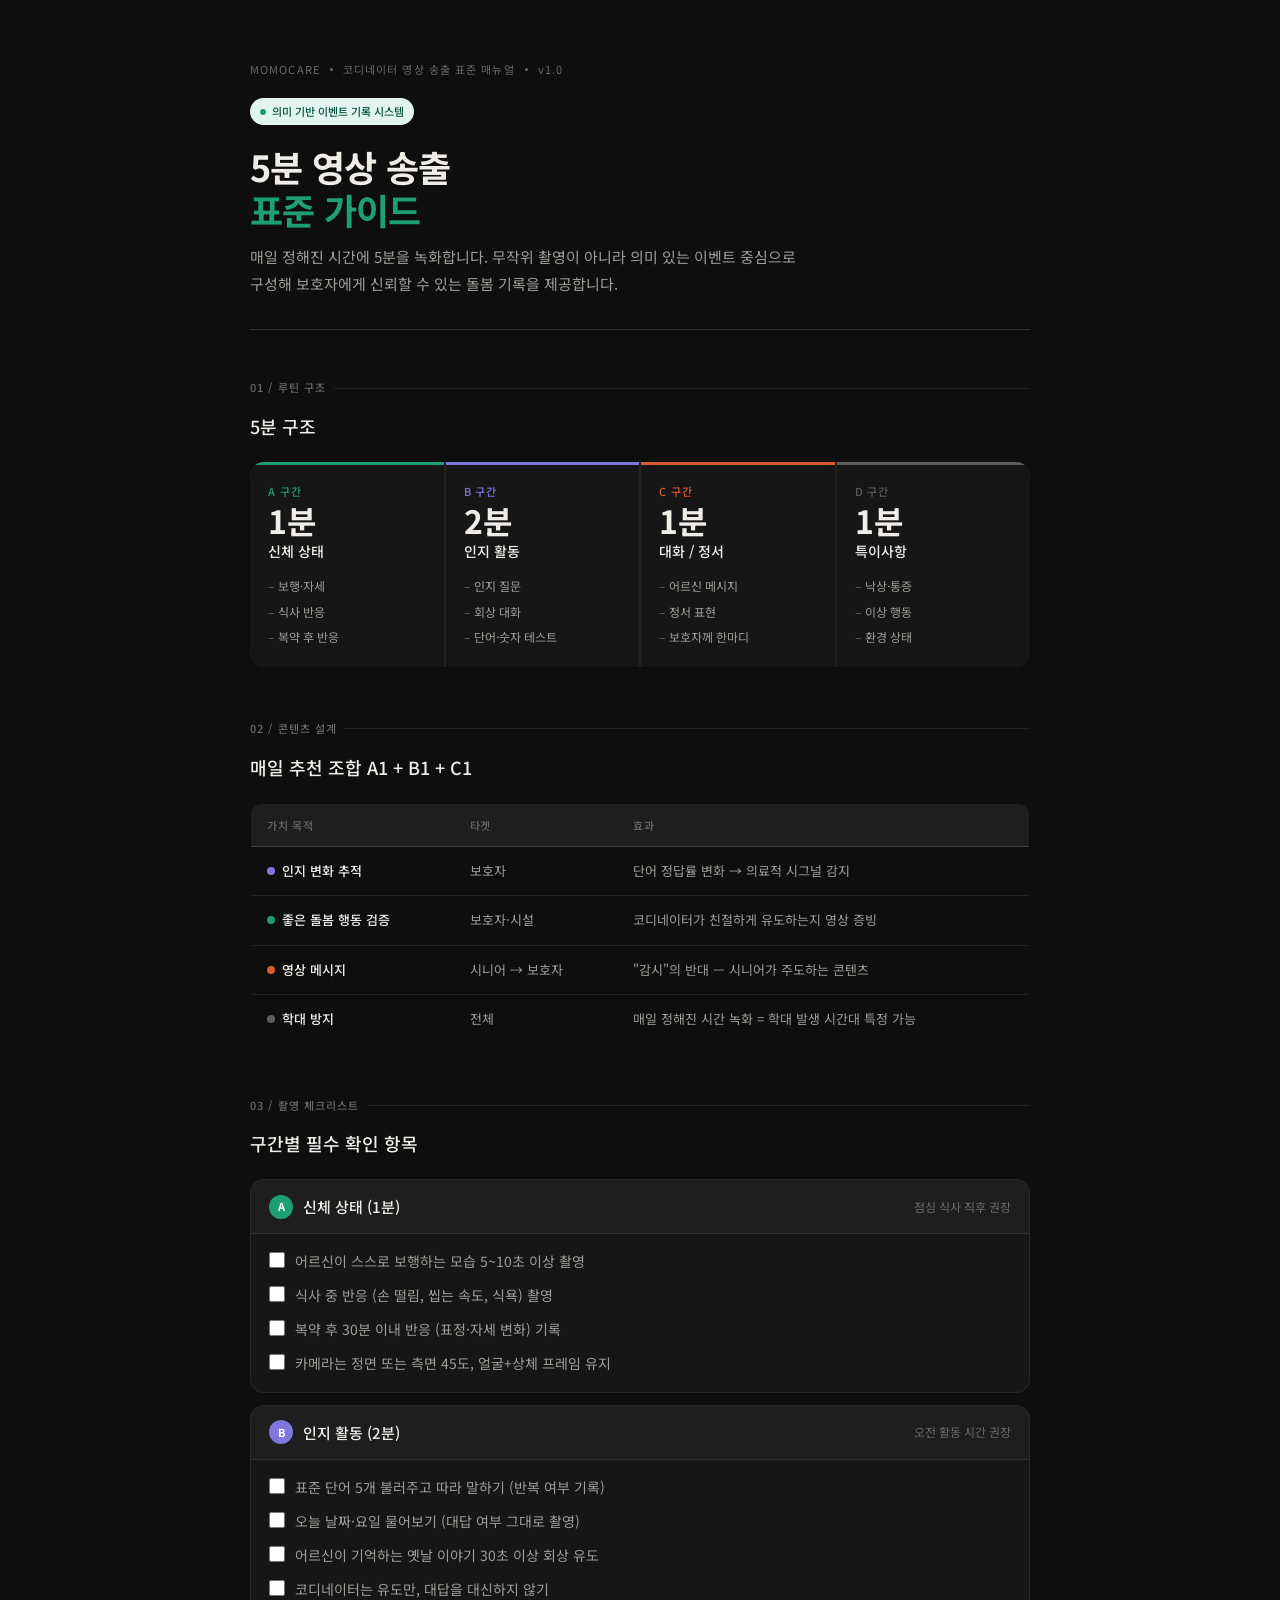
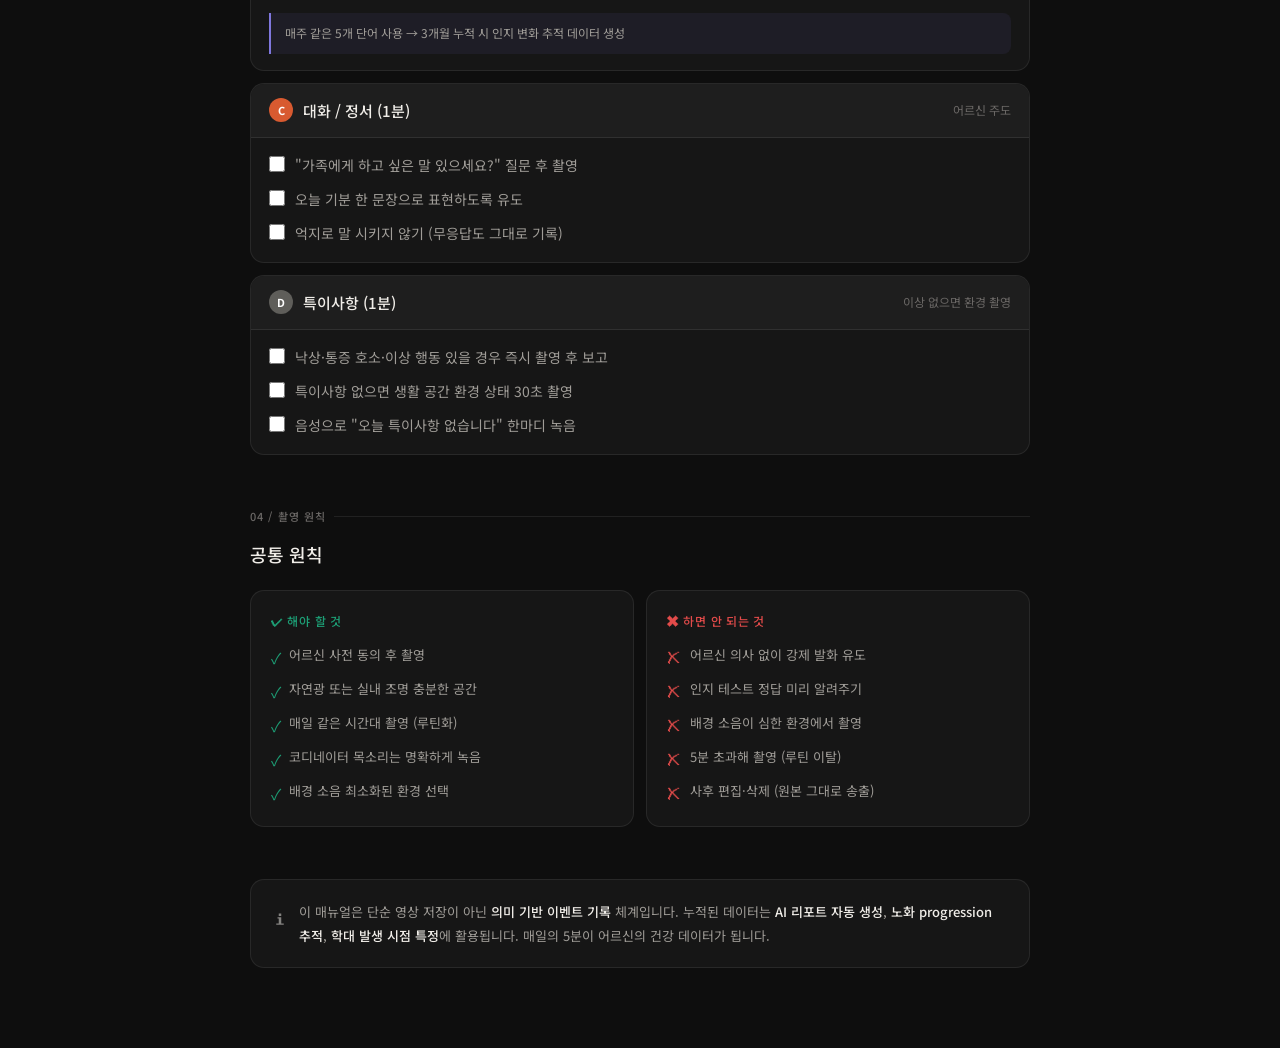
<file: five-min.html>
<!DOCTYPE html>
<html lang="ko">
<head>
<meta charset="UTF-8">
<meta name="viewport" content="width=device-width, initial-scale=1.0">
<link rel="icon" type="image/png" href="assets/logo-icon.png">
<title>모모케어 5분 영상 송출 표준 매뉴얼</title>
<style>
  @import url('https://fonts.googleapis.com/css2?family=Noto+Sans+KR:wght@300;400;500;700&display=swap');

  *, *::before, *::after { box-sizing: border-box; margin: 0; padding: 0; }

  :root {
    --green: #1D9E75;
    --green-light: #E1F5EE;
    --green-dark: #085041;
    --purple: #7F77DD;
    --purple-light: #EEEDFE;
    --purple-dark: #3C3489;
    --coral: #D85A30;
    --coral-light: #FAECE7;
    --coral-dark: #993C1D;
    --gray: #5F5E5A;
    --gray-light: #F1EFE8;
    --gray-dark: #2C2C2A;
    --red: #E24B4A;
    --bg: #0e0e0e;
    --bg2: #161616;
    --bg3: #1e1e1e;
    --border: rgba(255,255,255,0.08);
    --border2: rgba(255,255,255,0.14);
    --text: #f0ede8;
    --text2: #a09d98;
    --text3: #6b6866;
  }

  body {
    font-family: 'Noto Sans KR', sans-serif;
    background: var(--bg);
    color: var(--text);
    line-height: 1.7;
    min-height: 100vh;
    padding: 0;
  }

  .page-wrap {
    max-width: 860px;
    margin: 0 auto;
    padding: 60px 40px 80px;
  }

  /* Header */
  .header {
    border-bottom: 0.5px solid var(--border2);
    padding-bottom: 32px;
    margin-bottom: 48px;
  }
  .header-meta {
    display: flex;
    align-items: center;
    gap: 10px;
    margin-bottom: 16px;
  }
  .header-meta span {
    font-size: 11px;
    letter-spacing: .1em;
    color: var(--text3);
  }
  .header-meta .dot { width: 3px; height: 3px; border-radius: 50%; background: var(--text3); }
  .header-badge {
    display: inline-flex;
    align-items: center;
    gap: 6px;
    background: var(--green-light);
    color: var(--green-dark);
    font-size: 11px;
    font-weight: 500;
    padding: 4px 10px;
    border-radius: 20px;
    margin-bottom: 20px;
  }
  .header-badge .dot2 { width: 6px; height: 6px; border-radius: 50%; background: var(--green); }
  h1 {
    font-size: 36px;
    font-weight: 700;
    color: var(--text);
    line-height: 1.2;
    margin-bottom: 12px;
    letter-spacing: -.02em;
  }
  h1 span { color: var(--green); }
  .header-desc {
    font-size: 15px;
    color: var(--text2);
    max-width: 560px;
    line-height: 1.8;
  }

  /* Section title */
  .section-label {
    font-size: 11px;
    font-weight: 500;
    letter-spacing: .1em;
    color: var(--text3);
    margin-bottom: 14px;
    display: flex;
    align-items: center;
    gap: 8px;
  }
  .section-label::after {
    content: '';
    flex: 1;
    height: 0.5px;
    background: var(--border);
  }
  h2 {
    font-size: 18px;
    font-weight: 500;
    color: var(--text);
    margin-bottom: 20px;
  }

  section { margin-bottom: 52px; }

  /* Timeline / 5분 구조 */
  .timeline {
    display: grid;
    grid-template-columns: repeat(4, 1fr);
    gap: 2px;
    background: var(--border);
    border-radius: 14px;
    overflow: hidden;
  }
  .timeline-item {
    background: var(--bg2);
    padding: 20px 18px;
    position: relative;
  }
  .timeline-item::before {
    content: '';
    position: absolute;
    top: 0; left: 0; right: 0;
    height: 3px;
  }
  .timeline-item.a::before { background: var(--green); }
  .timeline-item.b::before { background: var(--purple); }
  .timeline-item.c::before { background: var(--coral); }
  .timeline-item.d::before { background: var(--gray); }

  .tl-label {
    font-size: 11px;
    font-weight: 500;
    letter-spacing: .08em;
    margin-bottom: 4px;
  }
  .tl-label.a { color: var(--green); }
  .tl-label.b { color: var(--purple); }
  .tl-label.c { color: var(--coral); }
  .tl-label.d { color: var(--gray); }

  .tl-min {
    font-size: 32px;
    font-weight: 700;
    line-height: 1;
    margin-bottom: 4px;
    color: var(--text);
  }
  .tl-title {
    font-size: 14px;
    font-weight: 500;
    color: var(--text);
    margin-bottom: 12px;
  }
  .tl-items {
    list-style: none;
    display: flex;
    flex-direction: column;
    gap: 5px;
  }
  .tl-items li {
    font-size: 12px;
    color: var(--text2);
    padding-left: 10px;
    position: relative;
  }
  .tl-items li::before {
    content: '–';
    position: absolute;
    left: 0;
    color: var(--text3);
  }

  /* 조합 테이블 */
  .combo-table {
    width: 100%;
    border-collapse: collapse;
    border: 0.5px solid var(--border2);
    border-radius: 12px;
    overflow: hidden;
    font-size: 13px;
  }
  .combo-table thead th {
    background: var(--bg3);
    color: var(--text3);
    font-weight: 500;
    font-size: 11px;
    letter-spacing: .06em;
    text-align: left;
    padding: 12px 16px;
    border-bottom: 0.5px solid var(--border2);
  }
  .combo-table tbody tr {
    border-bottom: 0.5px solid var(--border);
  }
  .combo-table tbody tr:last-child { border-bottom: none; }
  .combo-table tbody td {
    padding: 13px 16px;
    color: var(--text2);
    vertical-align: top;
  }
  .combo-table tbody td:first-child {
    color: var(--text);
    font-weight: 500;
    white-space: nowrap;
  }
  .color-dot {
    display: inline-block;
    width: 8px; height: 8px;
    border-radius: 50%;
    margin-right: 7px;
    vertical-align: 1px;
    flex-shrink: 0;
  }

  /* 체크리스트 카드 */
  .checklist-grid {
    display: flex;
    flex-direction: column;
    gap: 12px;
  }
  .cl-card {
    background: var(--bg2);
    border: 0.5px solid var(--border);
    border-radius: 14px;
    overflow: hidden;
  }
  .cl-header {
    display: flex;
    align-items: center;
    gap: 10px;
    padding: 14px 18px;
    background: var(--bg3);
    border-bottom: 0.5px solid var(--border);
  }
  .cl-badge {
    width: 24px; height: 24px;
    border-radius: 50%;
    display: flex; align-items: center; justify-content: center;
    font-size: 11px; font-weight: 700;
    flex-shrink: 0;
  }
  .cl-badge.a { background: var(--green); color: #fff; }
  .cl-badge.b { background: var(--purple); color: #fff; }
  .cl-badge.c { background: var(--coral); color: #fff; }
  .cl-badge.d { background: var(--gray); color: #fff; }

  .cl-title { font-size: 15px; font-weight: 500; color: var(--text); }
  .cl-time { font-size: 12px; color: var(--text3); margin-left: auto; }

  .cl-body { padding: 16px 18px; }
  .cl-items { list-style: none; display: flex; flex-direction: column; gap: 10px; }
  .cl-items li {
    display: flex;
    align-items: flex-start;
    gap: 10px;
    font-size: 14px;
    color: var(--text2);
  }
  .cl-items li input[type="checkbox"] {
    width: 16px; height: 16px;
    margin-top: 2px;
    cursor: pointer;
    flex-shrink: 0;
    accent-color: var(--green);
  }
  .cl-items li input[type="checkbox"].purple { accent-color: var(--purple); }
  .cl-items li input[type="checkbox"].coral { accent-color: var(--coral); }
  .cl-items li input[type="checkbox"].gray { accent-color: var(--gray); }

  .cl-note {
    margin-top: 12px;
    padding: 10px 14px;
    background: rgba(127,119,221,0.08);
    border-left: 2px solid var(--purple);
    border-radius: 0 8px 8px 0;
    font-size: 12px;
    color: var(--text2);
    line-height: 1.7;
  }

  /* Do / Don't */
  .rules-grid {
    display: grid;
    grid-template-columns: 1fr 1fr;
    gap: 12px;
  }
  .rules-card {
    background: var(--bg2);
    border: 0.5px solid var(--border);
    border-radius: 14px;
    padding: 20px;
  }
  .rules-card-title {
    font-size: 12px;
    font-weight: 500;
    letter-spacing: .06em;
    margin-bottom: 14px;
  }
  .rules-card-title.do { color: var(--green); }
  .rules-card-title.dont { color: var(--red); }
  .rules-list { list-style: none; display: flex; flex-direction: column; gap: 9px; }
  .rules-list li {
    display: flex;
    align-items: flex-start;
    gap: 8px;
    font-size: 13px;
    color: var(--text2);
    line-height: 1.6;
  }
  .icon-check { color: var(--green); font-size: 15px; flex-shrink: 0; margin-top: 1px; }
  .icon-x { color: var(--red); font-size: 15px; flex-shrink: 0; margin-top: 1px; }

  /* Footer note */
  .footer-note {
    background: var(--bg2);
    border: 0.5px solid var(--border);
    border-radius: 14px;
    padding: 20px 24px;
    display: flex;
    gap: 14px;
    align-items: flex-start;
  }
  .footer-note-icon { font-size: 20px; flex-shrink: 0; margin-top: 1px; opacity: .5; }
  .footer-note p { font-size: 13px; color: var(--text2); line-height: 1.8; }
  .footer-note strong { color: var(--text); font-weight: 500; }

  /* Print styles */
  @media print {
    body { background: #fff; color: #111; }
    :root {
      --bg: #fff; --bg2: #f8f8f6; --bg3: #f0ede8;
      --border: #e0ddd8; --border2: #d0cdc8;
      --text: #111; --text2: #555; --text3: #888;
    }
    .page-wrap { padding: 30px; }
    h1 { font-size: 28px; }
  }

  @media (max-width: 640px) {
    .page-wrap { padding: 32px 20px 60px; }
    h1 { font-size: 26px; }
    .timeline { grid-template-columns: 1fr 1fr; }
    .rules-grid { grid-template-columns: 1fr; }
  }
</style>
</head>
<body>
<div class="page-wrap">

  <!-- Header -->
  <header class="header">
    <div class="header-meta">
      <span>MOMOCARE</span>
      <div class="dot"></div>
      <span>코디네이터 영상 송출 표준 매뉴얼</span>
      <div class="dot"></div>
      <span>v1.0</span>
    </div>
    <div class="header-badge">
      <div class="dot2"></div>
      의미 기반 이벤트 기록 시스템
    </div>
    <h1>5분 영상 송출<br><span>표준 가이드</span></h1>
    <p class="header-desc">매일 정해진 시간에 5분을 녹화합니다. 무작위 촬영이 아니라 의미 있는 이벤트 중심으로 구성해 보호자에게 신뢰할 수 있는 돌봄 기록을 제공합니다.</p>
  </header>

  <!-- Section 1: 5분 구조 -->
  <section>
    <div class="section-label">01 / 루틴 구조</div>
    <h2>5분 구조</h2>
    <div class="timeline">
      <div class="timeline-item a">
        <div class="tl-label a">A 구간</div>
        <div class="tl-min">1분</div>
        <div class="tl-title">신체 상태</div>
        <ul class="tl-items">
          <li>보행·자세</li>
          <li>식사 반응</li>
          <li>복약 후 반응</li>
        </ul>
      </div>
      <div class="timeline-item b">
        <div class="tl-label b">B 구간</div>
        <div class="tl-min">2분</div>
        <div class="tl-title">인지 활동</div>
        <ul class="tl-items">
          <li>인지 질문</li>
          <li>회상 대화</li>
          <li>단어·숫자 테스트</li>
        </ul>
      </div>
      <div class="timeline-item c">
        <div class="tl-label c">C 구간</div>
        <div class="tl-min">1분</div>
        <div class="tl-title">대화 / 정서</div>
        <ul class="tl-items">
          <li>어르신 메시지</li>
          <li>정서 표현</li>
          <li>보호자께 한마디</li>
        </ul>
      </div>
      <div class="timeline-item d">
        <div class="tl-label d">D 구간</div>
        <div class="tl-min">1분</div>
        <div class="tl-title">특이사항</div>
        <ul class="tl-items">
          <li>낙상·통증</li>
          <li>이상 행동</li>
          <li>환경 상태</li>
        </ul>
      </div>
    </div>
  </section>

  <!-- Section 2: 콘텐츠 조합 -->
  <section>
    <div class="section-label">02 / 콘텐츠 설계</div>
    <h2>매일 추천 조합 A1 + B1 + C1</h2>
    <table class="combo-table">
      <thead>
        <tr>
          <th>가치 목적</th>
          <th>타겟</th>
          <th>효과</th>
        </tr>
      </thead>
      <tbody>
        <tr>
          <td><span class="color-dot" style="background:var(--purple)"></span>인지 변화 추적</td>
          <td>보호자</td>
          <td>단어 정답률 변화 → 의료적 시그널 감지</td>
        </tr>
        <tr>
          <td><span class="color-dot" style="background:var(--green)"></span>좋은 돌봄 행동 검증</td>
          <td>보호자·시설</td>
          <td>코디네이터가 친절하게 유도하는지 영상 증빙</td>
        </tr>
        <tr>
          <td><span class="color-dot" style="background:var(--coral)"></span>영상 메시지</td>
          <td>시니어 → 보호자</td>
          <td>"감시"의 반대 — 시니어가 주도하는 콘텐츠</td>
        </tr>
        <tr>
          <td><span class="color-dot" style="background:var(--gray)"></span>학대 방지</td>
          <td>전체</td>
          <td>매일 정해진 시간 녹화 = 학대 발생 시간대 특정 가능</td>
        </tr>
      </tbody>
    </table>
  </section>

  <!-- Section 3: 체크리스트 -->
  <section>
    <div class="section-label">03 / 촬영 체크리스트</div>
    <h2>구간별 필수 확인 항목</h2>
    <div class="checklist-grid">

      <!-- A -->
      <div class="cl-card">
        <div class="cl-header">
          <div class="cl-badge a">A</div>
          <span class="cl-title">신체 상태 (1분)</span>
          <span class="cl-time">점심 식사 직후 권장</span>
        </div>
        <div class="cl-body">
          <ul class="cl-items">
            <li><input type="checkbox"> 어르신이 스스로 보행하는 모습 5~10초 이상 촬영</li>
            <li><input type="checkbox"> 식사 중 반응 (손 떨림, 씹는 속도, 식욕) 촬영</li>
            <li><input type="checkbox"> 복약 후 30분 이내 반응 (표정·자세 변화) 기록</li>
            <li><input type="checkbox"> 카메라는 정면 또는 측면 45도, 얼굴+상체 프레임 유지</li>
          </ul>
        </div>
      </div>

      <!-- B -->
      <div class="cl-card">
        <div class="cl-header">
          <div class="cl-badge b">B</div>
          <span class="cl-title">인지 활동 (2분)</span>
          <span class="cl-time">오전 활동 시간 권장</span>
        </div>
        <div class="cl-body">
          <ul class="cl-items">
            <li><input type="checkbox" class="purple"> 표준 단어 5개 불러주고 따라 말하기 (반복 여부 기록)</li>
            <li><input type="checkbox" class="purple"> 오늘 날짜·요일 물어보기 (대답 여부 그대로 촬영)</li>
            <li><input type="checkbox" class="purple"> 어르신이 기억하는 옛날 이야기 30초 이상 회상 유도</li>
            <li><input type="checkbox" class="purple"> 코디네이터는 유도만, 대답을 대신하지 않기</li>
          </ul>
          <div class="cl-note">매주 같은 5개 단어 사용 → 3개월 누적 시 인지 변화 추적 데이터 생성</div>
        </div>
      </div>

      <!-- C -->
      <div class="cl-card">
        <div class="cl-header">
          <div class="cl-badge c">C</div>
          <span class="cl-title">대화 / 정서 (1분)</span>
          <span class="cl-time">어르신 주도</span>
        </div>
        <div class="cl-body">
          <ul class="cl-items">
            <li><input type="checkbox" class="coral"> "가족에게 하고 싶은 말 있으세요?" 질문 후 촬영</li>
            <li><input type="checkbox" class="coral"> 오늘 기분 한 문장으로 표현하도록 유도</li>
            <li><input type="checkbox" class="coral"> 억지로 말 시키지 않기 (무응답도 그대로 기록)</li>
          </ul>
        </div>
      </div>

      <!-- D -->
      <div class="cl-card">
        <div class="cl-header">
          <div class="cl-badge d">D</div>
          <span class="cl-title">특이사항 (1분)</span>
          <span class="cl-time">이상 없으면 환경 촬영</span>
        </div>
        <div class="cl-body">
          <ul class="cl-items">
            <li><input type="checkbox" class="gray"> 낙상·통증 호소·이상 행동 있을 경우 즉시 촬영 후 보고</li>
            <li><input type="checkbox" class="gray"> 특이사항 없으면 생활 공간 환경 상태 30초 촬영</li>
            <li><input type="checkbox" class="gray"> 음성으로 "오늘 특이사항 없습니다" 한마디 녹음</li>
          </ul>
        </div>
      </div>

    </div>
  </section>

  <!-- Section 4: 공통 원칙 -->
  <section>
    <div class="section-label">04 / 촬영 원칙</div>
    <h2>공통 원칙</h2>
    <div class="rules-grid">
      <div class="rules-card">
        <div class="rules-card-title do">✔ 해야 할 것</div>
        <ul class="rules-list">
          <li><span class="icon-check">✓</span> 어르신 사전 동의 후 촬영</li>
          <li><span class="icon-check">✓</span> 자연광 또는 실내 조명 충분한 공간</li>
          <li><span class="icon-check">✓</span> 매일 같은 시간대 촬영 (루틴화)</li>
          <li><span class="icon-check">✓</span> 코디네이터 목소리는 명확하게 녹음</li>
          <li><span class="icon-check">✓</span> 배경 소음 최소화된 환경 선택</li>
        </ul>
      </div>
      <div class="rules-card">
        <div class="rules-card-title dont">✖ 하면 안 되는 것</div>
        <ul class="rules-list">
          <li><span class="icon-x">✗</span> 어르신 의사 없이 강제 발화 유도</li>
          <li><span class="icon-x">✗</span> 인지 테스트 정답 미리 알려주기</li>
          <li><span class="icon-x">✗</span> 배경 소음이 심한 환경에서 촬영</li>
          <li><span class="icon-x">✗</span> 5분 초과해 촬영 (루틴 이탈)</li>
          <li><span class="icon-x">✗</span> 사후 편집·삭제 (원본 그대로 송출)</li>
        </ul>
      </div>
    </div>
  </section>

  <!-- Footer note -->
  <div class="footer-note">
    <div class="footer-note-icon">ℹ</div>
    <p>이 매뉴얼은 단순 영상 저장이 아닌 <strong>의미 기반 이벤트 기록</strong> 체계입니다. 누적된 데이터는 <strong>AI 리포트 자동 생성</strong>, <strong>노화 progression 추적</strong>, <strong>학대 발생 시점 특정</strong>에 활용됩니다. 매일의 5분이 어르신의 건강 데이터가 됩니다.</p>
  </div>

</div>
</body>
</html>
</file>
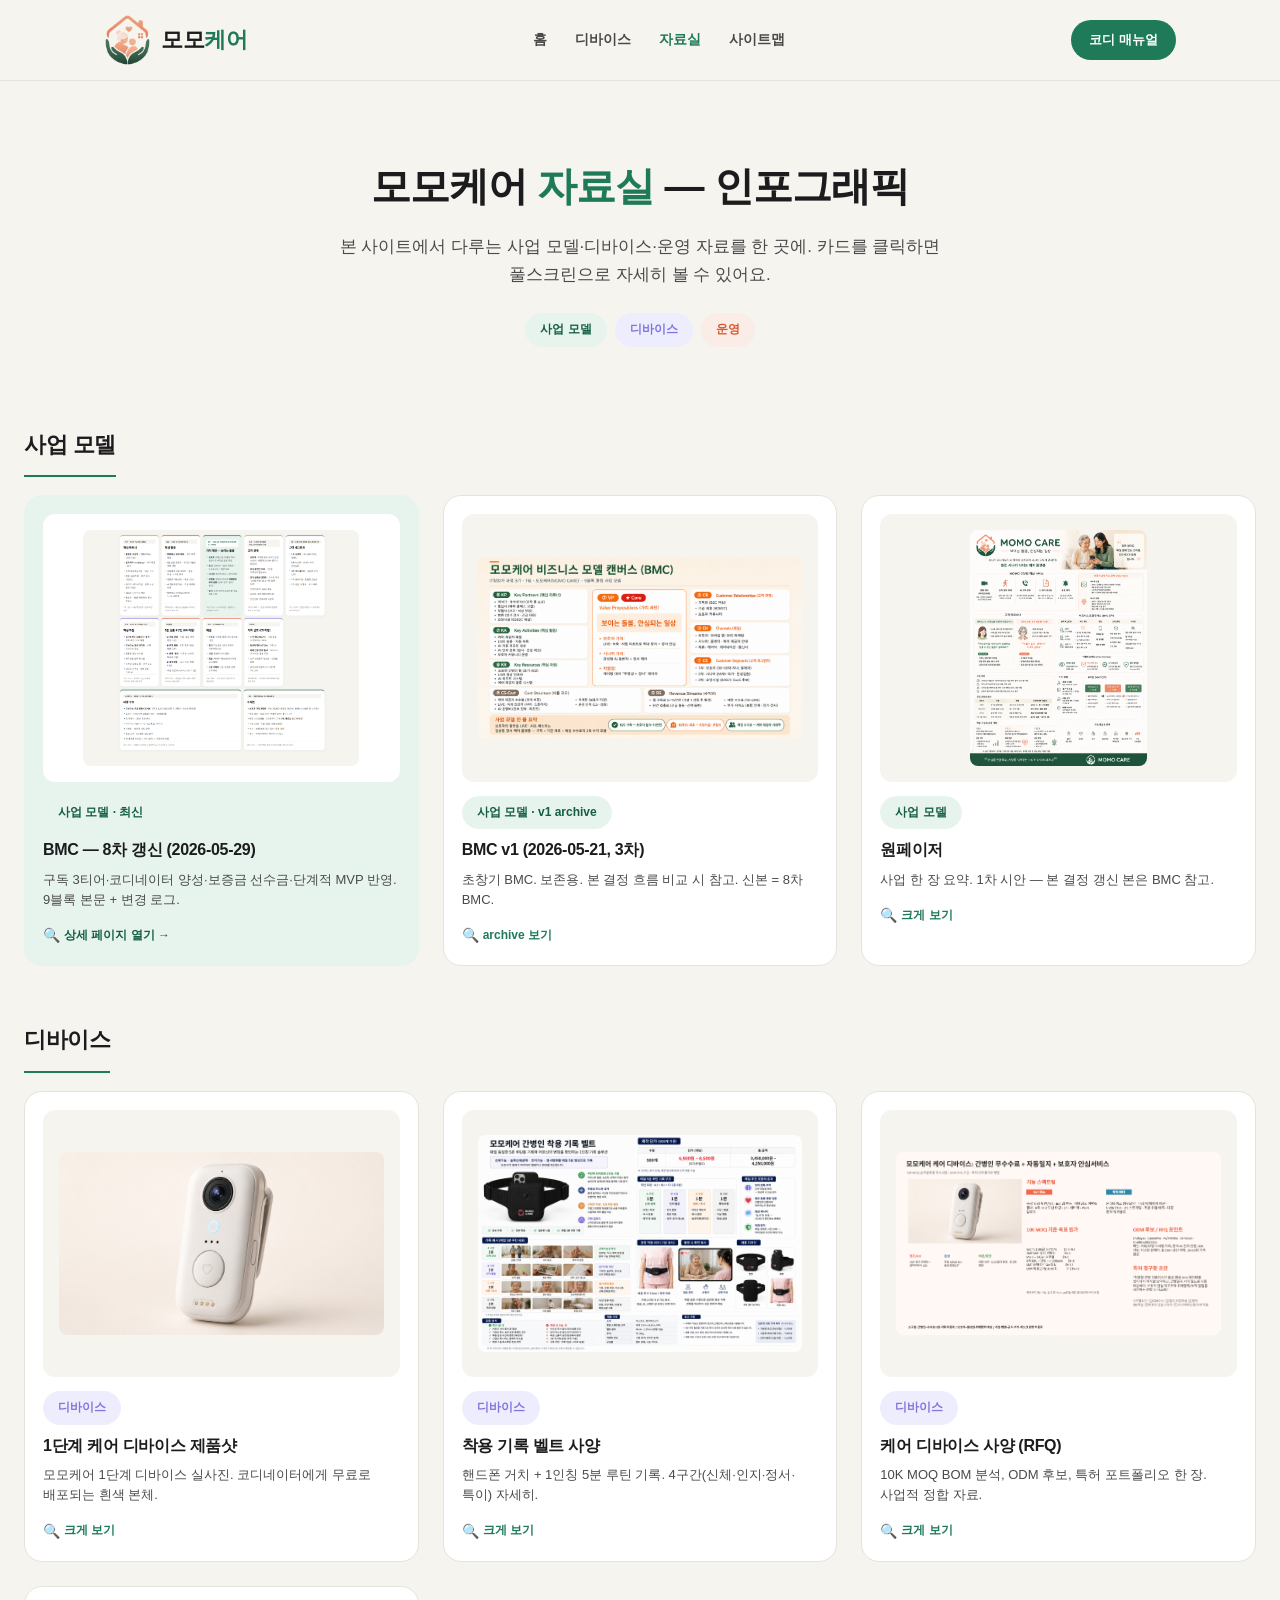
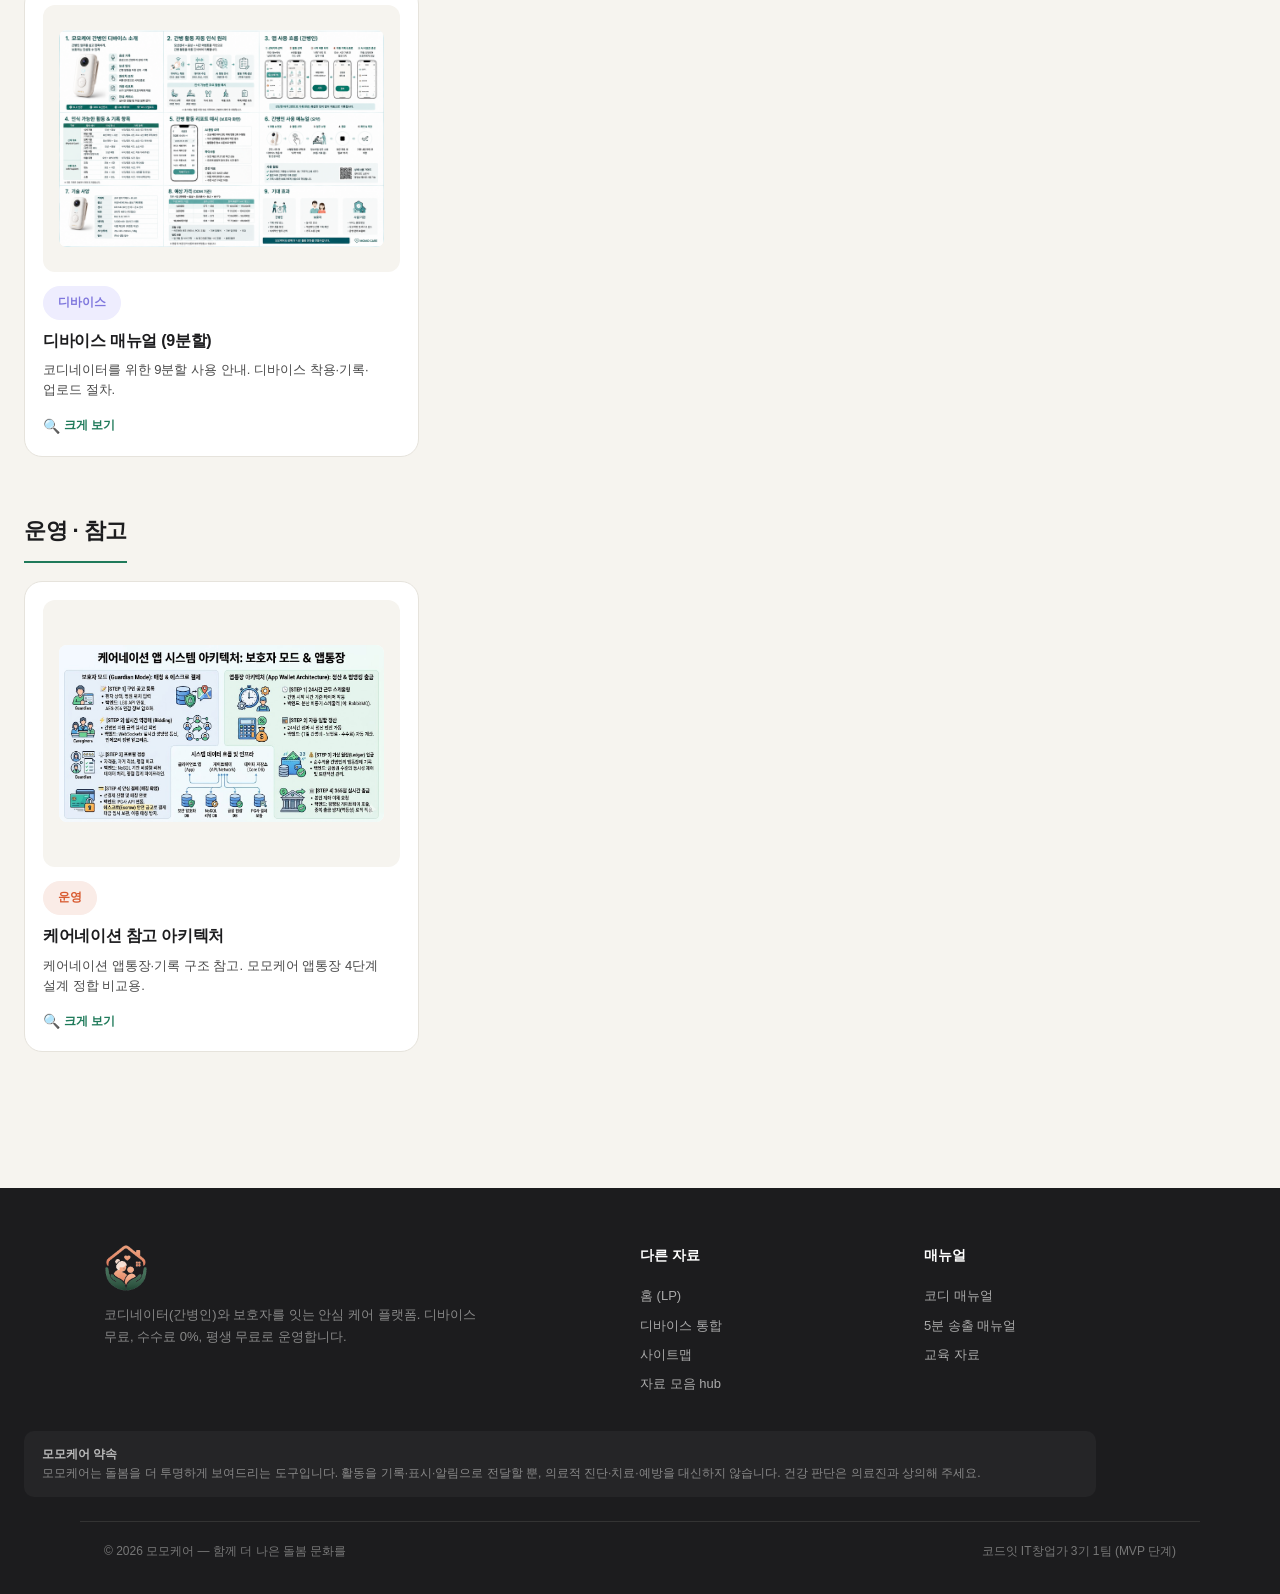
<file: gallery.html>
<!DOCTYPE html>
<html lang="ko">
<head>
<meta charset="UTF-8">
<meta name="viewport" content="width=device-width, initial-scale=1.0">
<link rel="icon" type="image/png" href="assets/logo-icon.png">
<title>모모케어 자료실 — 인포그래픽 갤러리</title>
<meta name="description" content="모모케어 사업 모델·디바이스 사양·운영 자료 인포그래픽을 한 곳에서. 카드를 클릭하면 크게 볼 수 있어요.">
<link rel="stylesheet" href="lightbox.css">
<style>
  :root {
    --green: #1f7a5a; --green-light: #e7f4ee; --green-dark: #155e44;
    --purple: #7F77DD; --purple-light: #EEEDFE;
    --coral: #D85A30; --coral-light: #FAECE7;
    --bg: #f6f4ef; --paper: #ffffff; --ink: #1c1c1e; --ink-soft: #4a4a4a; --ink-mute: #888;
    --line: #e6e3dc;
    --shadow: 0 4px 14px rgba(0,0,0,0.04);
    --shadow-hover: 0 12px 32px rgba(0,0,0,0.08);
  }
  * { box-sizing: border-box; margin: 0; padding: 0; }
  body {
    font-family: -apple-system, BlinkMacSystemFont, "Apple SD Gothic Neo", "Pretendard", "Noto Sans KR", sans-serif;
    background: var(--bg); color: var(--ink); line-height: 1.65; word-break: keep-all;
    -webkit-font-smoothing: antialiased;
  }
  a { color: inherit; text-decoration: none; }
  img { max-width: 100%; display: block; }

  .wrap { max-width: 1280px; margin: 0 auto; padding: 0 24px; }

  /* Nav */
  .nav { position: sticky; top: 0; z-index: 50; background: rgba(246,244,239,0.92); backdrop-filter: blur(12px); border-bottom: 1px solid var(--line); }
  .nav-inner { display: flex; justify-content: space-between; align-items: center; height: 80px; max-width: 1120px; margin: 0 auto; padding: 0 24px; }
  .logo { display: inline-flex; align-items: center; gap: 10px; font-size: 22px; font-weight: 800; letter-spacing: -0.5px; color: var(--ink); }
  .logo img { height: 52px; width: auto; }
  .logo b { color: var(--green); }
  .nav-menu { display: flex; gap: 28px; font-size: 14px; font-weight: 600; }
  .nav-menu a { color: var(--ink-soft); transition: color 0.2s; }
  .nav-menu a:hover, .nav-menu a.active { color: var(--green); }
  .nav-cta { background: var(--green); color: #fff; padding: 9px 18px; border-radius: 999px; font-size: 13px; font-weight: 700; }

  /* Hero */
  .hero { padding: 72px 0 48px; text-align: center; }
  .hero h1 { font-size: 40px; font-weight: 800; letter-spacing: -1px; margin-bottom: 14px; }
  .hero h1 b { color: var(--green); }
  .hero p { font-size: 17px; color: var(--ink-soft); max-width: 640px; margin: 0 auto; }

  /* Filter */
  .cats { display: flex; gap: 8px; justify-content: center; flex-wrap: wrap; margin: 24px 0 32px; }
  .cat {
    padding: 6px 14px; border-radius: 999px; font-size: 12px; font-weight: 700;
    background: var(--paper); border: 1px solid var(--line); color: var(--ink-soft);
  }
  .cat.business { color: var(--green-dark); background: var(--green-light); border-color: var(--green-light); }
  .cat.device { color: var(--purple); background: var(--purple-light); border-color: var(--purple-light); }
  .cat.ops { color: var(--coral); background: var(--coral-light); border-color: var(--coral-light); }

  /* Gallery grid */
  .gallery { padding: 0 0 96px; }
  .g-grid {
    display: grid;
    grid-template-columns: repeat(3, 1fr);
    gap: 24px;
  }
  .g-card {
    background: var(--paper); border-radius: 18px; padding: 18px;
    border: 1px solid var(--line);
    display: flex; flex-direction: column;
    transition: transform 0.2s, box-shadow 0.2s, border-color 0.2s;
  }
  .g-card:hover { transform: translateY(-4px); box-shadow: var(--shadow-hover); border-color: var(--green-light); }
  .g-thumb {
    background: var(--bg); border-radius: 12px; padding: 16px;
    margin-bottom: 14px;
    aspect-ratio: 4/3; display: flex; align-items: center; justify-content: center;
    overflow: hidden;
  }
  .g-thumb img {
    max-width: 100%; max-height: 100%; object-fit: contain;
    background: #fff; border-radius: 8px;
  }
  .g-meta { display: flex; justify-content: space-between; align-items: center; margin-bottom: 8px; }
  .g-card h3 { font-size: 16px; font-weight: 700; letter-spacing: -0.3px; margin-bottom: 6px; }
  .g-card p { font-size: 13px; color: var(--ink-soft); line-height: 1.55; }
  .g-zoom {
    margin-top: 14px; font-size: 12px; color: var(--green); font-weight: 700;
    display: inline-flex; align-items: center; gap: 4px;
  }
  .g-zoom::before { content: "🔍"; font-size: 14px; }

  /* Section divider */
  .gsec-title {
    font-size: 22px; font-weight: 800; letter-spacing: -0.5px;
    margin: 56px 0 18px; padding-bottom: 12px; border-bottom: 2px solid var(--green);
    display: inline-block;
  }
  .gsec-title:first-of-type { margin-top: 0; }

  /* Footer */
  footer { background: var(--ink); color: #aaa; padding: 56px 0 32px; font-size: 13px; margin-top: 40px; }
  footer .foot-grid { display: grid; grid-template-columns: 2fr 1fr 1fr; gap: 32px; margin-bottom: 32px; max-width: 1120px; margin-left: auto; margin-right: auto; padding: 0 24px; }
  footer h5 { color: #fff; font-size: 14px; font-weight: 700; margin-bottom: 14px; }
  footer .foot-logo-row { display: flex; align-items: center; gap: 10px; margin-bottom: 12px; }
  footer .foot-logo-row img { height: 48px; width: auto; }
  footer .foot-desc { color: #888; line-height: 1.7; font-size: 13px; max-width: 380px; }
  footer ul { list-style: none; }
  footer li { padding: 4px 0; }
  footer a { color: #aaa; }
  footer a:hover { color: #fff; }
  footer .foot-bottom { border-top: 1px solid #333; padding-top: 20px; display: flex; justify-content: space-between; flex-wrap: wrap; gap: 12px; color: #777; font-size: 12px; max-width: 1120px; margin: 0 auto; padding-left: 24px; padding-right: 24px; }
  footer .disclaimer { background: rgba(255,255,255,0.04); padding: 14px 18px; border-radius: 10px; color: #888; font-size: 12px; line-height: 1.6; margin: 0 24px 24px; max-width: 1072px; }

  @media (max-width: 1024px) { .g-grid { grid-template-columns: repeat(2, 1fr); } }
  @media (max-width: 600px) {
    .wrap { padding: 0 20px; }
    .nav-inner { height: 64px; padding: 0 20px; }
    .nav-menu { display: none; }
    .logo img { height: 40px; }
    .logo { font-size: 18px; }
    .hero { padding: 48px 0 32px; }
    .hero h1 { font-size: 28px; }
    .hero p { font-size: 15px; }
    .g-grid { grid-template-columns: 1fr; gap: 16px; }
    .gsec-title { font-size: 18px; margin-top: 40px; }
    footer .foot-grid { grid-template-columns: 1fr; gap: 24px; }
  }
</style>
</head>
<body>

<nav class="nav">
  <div class="nav-inner">
    <a href="index.html" class="logo"><img src="assets/logo-icon.png" alt="모모케어 로고"><span>모모<b>케어</b></span></a>
    <div class="nav-menu">
      <a href="index.html">홈</a>
      <a href="devices.html">디바이스</a>
      <a href="gallery.html" class="active">자료실</a>
      <a href="sitemap.html">사이트맵</a>
    </div>
    <a href="caregiver-manual.html" class="nav-cta">코디 매뉴얼</a>
  </div>
</nav>

<header class="hero">
  <div class="wrap">
    <h1>모모케어 <b>자료실</b> — 인포그래픽</h1>
    <p>본 사이트에서 다루는 사업 모델·디바이스·운영 자료를 한 곳에. 카드를 클릭하면 풀스크린으로 자세히 볼 수 있어요.</p>
    <div class="cats">
      <span class="cat business">사업 모델</span>
      <span class="cat device">디바이스</span>
      <span class="cat ops">운영</span>
    </div>
  </div>
</header>

<main class="gallery">
  <div class="wrap">

    <h2 class="gsec-title">사업 모델</h2>
    <div class="g-grid">
      <a href="bmc.html" class="g-card" style="text-decoration:none; color:inherit; border-color: var(--green-light); background: var(--green-light);">
        <div class="g-thumb" style="background: var(--paper);">
          <img src="assets/bmc.png" alt="모모케어 비즈니스 모델 캔버스 — 8차 갱신" style="cursor: pointer;">
        </div>
        <div class="g-meta"><span class="cat business">사업 모델 · 최신</span></div>
        <h3>BMC — 8차 갱신 (2026-05-29)</h3>
        <p>구독 3티어·코디네이터 양성·보증금 선수금·단계적 MVP 반영. 9블록 본문 + 변경 로그.</p>
        <span class="g-zoom" style="color: var(--green-dark);">상세 페이지 열기 →</span>
      </a>

      <div class="g-card">
        <div class="g-thumb">
          <img src="assets/archive/bmc-2026-05-21.png" class="zoomable" alt="모모케어 BMC v1 — 3차 본 archive" data-caption="모모케어 BMC v1 (3차 2026-05-21 본) — 옛 자료. 신본은 8차 BMC 참고">
        </div>
        <div class="g-meta"><span class="cat business">사업 모델 · v1 archive</span></div>
        <h3>BMC v1 (2026-05-21, 3차)</h3>
        <p>초창기 BMC. 보존용. 본 결정 흐름 비교 시 참고. 신본 = 8차 BMC.</p>
        <span class="g-zoom">archive 보기</span>
      </div>

      <div class="g-card">
        <div class="g-thumb">
          <img src="assets/one-pager.png" class="zoomable" alt="모모케어 원페이저" data-caption="모모케어 원페이저 — 사업 한 장 요약 (1차 시안)">
        </div>
        <div class="g-meta"><span class="cat business">사업 모델</span></div>
        <h3>원페이저</h3>
        <p>사업 한 장 요약. 1차 시안 — 본 결정 갱신 본은 BMC 참고.</p>
        <span class="g-zoom">크게 보기</span>
      </div>
    </div>

    <h2 class="gsec-title">디바이스</h2>
    <div class="g-grid">
      <div class="g-card">
        <div class="g-thumb">
          <img src="assets/device-product.png" class="zoomable" alt="모모케어 1단계 케어 디바이스 제품샷" data-caption="1단계 케어 디바이스 — 흰색 본체 · 하트 버튼 · 1인칭 카메라">
        </div>
        <div class="g-meta"><span class="cat device">디바이스</span></div>
        <h3>1단계 케어 디바이스 제품샷</h3>
        <p>모모케어 1단계 디바이스 실사진. 코디네이터에게 무료로 배포되는 흰색 본체.</p>
        <span class="g-zoom">크게 보기</span>
      </div>

      <div class="g-card">
        <div class="g-thumb">
          <img src="assets/belt-spec.png" class="zoomable" alt="모모케어 착용 기록 벨트 사양" data-caption="착용 기록 벨트 — 매일 5분 1인칭 루틴 기록 솔루션 (4구간 A·B·C·D)">
        </div>
        <div class="g-meta"><span class="cat device">디바이스</span></div>
        <h3>착용 기록 벨트 사양</h3>
        <p>핸드폰 거치 + 1인칭 5분 루틴 기록. 4구간(신체·인지·정서·특이) 자세히.</p>
        <span class="g-zoom">크게 보기</span>
      </div>

      <div class="g-card">
        <div class="g-thumb">
          <img src="assets/device-spec.png" class="zoomable" alt="모모케어 케어 디바이스 사양 — RFQ·원가·특허" data-caption="모모케어 케어 디바이스: 10K MOQ 단가·ODM 후보·특허 청구항 초안">
        </div>
        <div class="g-meta"><span class="cat device">디바이스</span></div>
        <h3>케어 디바이스 사양 (RFQ)</h3>
        <p>10K MOQ BOM 분석, ODM 후보, 특허 포트폴리오 한 장. 사업적 정합 자료.</p>
        <span class="g-zoom">크게 보기</span>
      </div>

      <div class="g-card">
        <div class="g-thumb">
          <img src="assets/device_manual_overview.png" class="zoomable" alt="모모케어 디바이스 매뉴얼 9분할" data-caption="디바이스 매뉴얼 — 9분할 사용 안내">
        </div>
        <div class="g-meta"><span class="cat device">디바이스</span></div>
        <h3>디바이스 매뉴얼 (9분할)</h3>
        <p>코디네이터를 위한 9분할 사용 안내. 디바이스 착용·기록·업로드 절차.</p>
        <span class="g-zoom">크게 보기</span>
      </div>
    </div>

    <h2 class="gsec-title">운영 · 참고</h2>
    <div class="g-grid">
      <div class="g-card">
        <div class="g-thumb">
          <img src="assets/carenation_architecture.png" class="zoomable" alt="케어네이션 시스템 아키텍처" data-caption="케어네이션 참고 시스템 아키텍처 — 모모케어 앱통장·기록 구조 정합 비교">
        </div>
        <div class="g-meta"><span class="cat ops">운영</span></div>
        <h3>케어네이션 참고 아키텍처</h3>
        <p>케어네이션 앱통장·기록 구조 참고. 모모케어 앱통장 4단계 설계 정합 비교용.</p>
        <span class="g-zoom">크게 보기</span>
      </div>
    </div>

  </div>
</main>

<footer>
  <div class="foot-grid">
    <div>
      <div class="foot-logo-row">
        <img src="assets/logo-icon.png" alt="모모케어 로고">
      </div>
      <p class="foot-desc">코디네이터(간병인)와 보호자를 잇는 안심 케어 플랫폼. 디바이스 무료, 수수료 0%, 평생 무료로 운영합니다.</p>
    </div>
    <div>
      <h5>다른 자료</h5>
      <ul>
        <li><a href="index.html">홈 (LP)</a></li>
        <li><a href="devices.html">디바이스 통합</a></li>
        <li><a href="sitemap.html">사이트맵</a></li>
        <li><a href="hub.html">자료 모음 hub</a></li>
      </ul>
    </div>
    <div>
      <h5>매뉴얼</h5>
      <ul>
        <li><a href="caregiver-manual.html">코디 매뉴얼</a></li>
        <li><a href="five-min.html">5분 송출 매뉴얼</a></li>
        <li><a href="education.html">교육 자료</a></li>
      </ul>
    </div>
  </div>
  <div class="disclaimer">
    <strong style="color:#bbb;">모모케어 약속</strong><br>
    모모케어는 돌봄을 더 투명하게 보여드리는 도구입니다. 활동을 기록·표시·알림으로 전달할 뿐, 의료적 진단·치료·예방을 대신하지 않습니다. 건강 판단은 의료진과 상의해 주세요.
  </div>
  <div class="foot-bottom">
    <span>© 2026 모모케어 — 함께 더 나은 돌봄 문화를</span>
    <span>코드잇 IT창업가 3기 1팀 (MVP 단계)</span>
  </div>
</footer>

<script src="lightbox.js" defer></script>
</body>
</html>
</file>
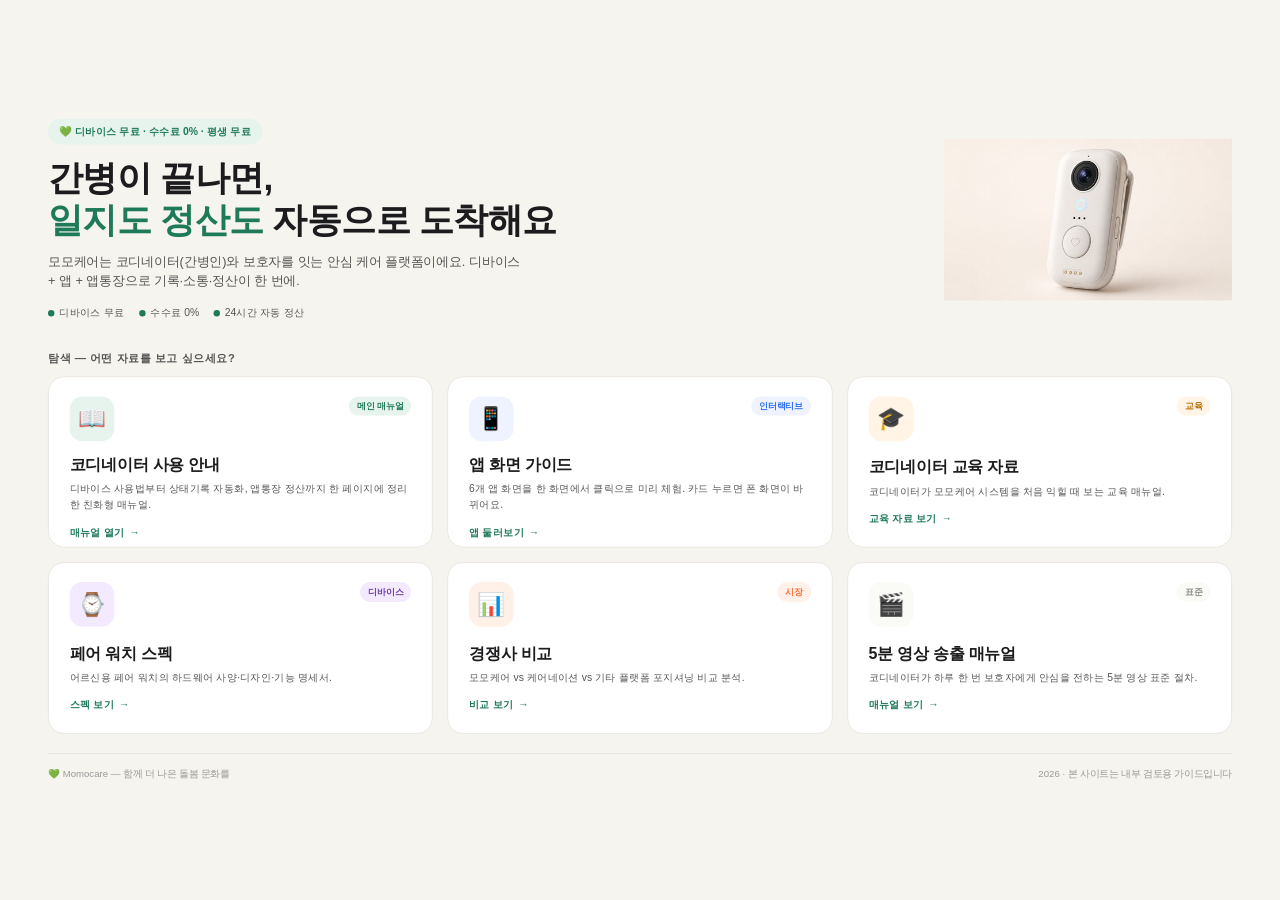
<file: hub.html>
<!DOCTYPE html>
<html lang="ko">
<head>
<meta charset="UTF-8">
<meta name="viewport" content="width=device-width, initial-scale=1.0">
<link rel="icon" type="image/png" href="assets/logo-icon.png">
<title>모모케어 — 코디네이터·보호자 안심 케어 플랫폼</title>
<style>
  :root { --green:#1f7a5a; --green-light:#e7f4ee; --green-soft:#cfe9dc; --green-dark:#155e44; --bg:#f6f4ef; --ink:#1c1c1e; --ink-soft:#555; --line:#e6e3dc; }
  * { box-sizing:border-box; margin:0; padding:0; -webkit-tap-highlight-color:transparent; }
  html, body { width:100vw; height:100vh; overflow:hidden; font-family:-apple-system,BlinkMacSystemFont,"Apple SD Gothic Neo","Pretendard","Noto Sans KR",sans-serif; background:var(--bg); color:var(--ink); line-height:1.5; }
  body { display:flex; align-items:center; justify-content:center; }
  .canvas { width:1600px; height:900px; padding:36px 60px; display:flex; flex-direction:column; transform-origin:center center; background:var(--bg); flex-shrink:0; }

  /* Hero */
  .hero { display:grid; grid-template-columns:1fr 360px; gap:60px; align-items:center; margin-bottom:36px; flex-shrink:0; }
  .hero-text .badge { display:inline-flex; align-items:center; gap:6px; background:var(--green-light); color:var(--green); padding:6px 14px; border-radius:999px; font-size:13px; font-weight:700; margin-bottom:16px; }
  .hero-text h1 { font-size:44px; font-weight:800; line-height:1.2; letter-spacing:-1px; margin-bottom:14px; }
  .hero-text h1 b { color:var(--green); }
  .hero-text p { font-size:16px; color:var(--ink-soft); max-width:600px; }
  .hero-text .meta { display:flex; gap:18px; margin-top:18px; font-size:13px; color:var(--ink-soft); }
  .hero-text .meta span { display:flex; align-items:center; gap:6px; }
  .hero-text .meta .dot { width:8px; height:8px; border-radius:50%; background:var(--green); }
  .hero-img { width:100%; height:240px; background-size:contain; background-repeat:no-repeat; background-position:center; }

  /* Menu */
  .menu-label { font-size:14px; font-weight:700; color:var(--ink-soft); margin-bottom:12px; letter-spacing:0.5px; text-transform:uppercase; flex-shrink:0; }
  .menu { flex:1; display:grid; grid-template-columns:repeat(3,1fr); grid-template-rows:repeat(2,1fr); gap:18px; min-height:0; }
  .card { background:#fff; border:1px solid var(--line); border-radius:20px; padding:24px 26px; text-decoration:none; color:inherit; display:flex; flex-direction:column; justify-content:space-between; cursor:pointer; transition:transform 0.2s, box-shadow 0.2s, border-color 0.2s; position:relative; overflow:hidden; }
  .card:hover { transform:translateY(-4px); box-shadow:0 16px 36px rgba(0,0,0,0.08); border-color:var(--green-soft); }
  .card .top { display:flex; justify-content:space-between; align-items:flex-start; }
  .card .icon-circle { width:56px; height:56px; border-radius:16px; display:flex; align-items:center; justify-content:center; font-size:28px; margin-bottom:14px; }
  .card .tag { font-size:11px; font-weight:700; padding:4px 10px; border-radius:999px; }
  .card h3 { font-size:20px; font-weight:800; margin-bottom:6px; letter-spacing:-0.3px; }
  .card p { font-size:13px; color:var(--ink-soft); line-height:1.5; margin-bottom:12px; }
  .card .go { display:inline-flex; align-items:center; gap:6px; color:var(--green); font-size:13px; font-weight:700; margin-top:auto; }
  .card .go::after { content:"→"; transition:transform 0.2s; }
  .card:hover .go::after { transform:translateX(4px); }

  /* Card colors */
  .card.c1 .icon-circle { background:var(--green-light); color:var(--green); }
  .card.c1 .tag { background:var(--green-light); color:var(--green); }
  .card.c2 .icon-circle { background:#eef3ff; color:#2a6df0; }
  .card.c2 .tag { background:#eef3ff; color:#2a6df0; }
  .card.c3 .icon-circle { background:#fff4e6; color:#b56a00; }
  .card.c3 .tag { background:#fff4e6; color:#b56a00; }
  .card.c4 .icon-circle { background:#f4eaff; color:#6a3aa5; }
  .card.c4 .tag { background:#f4eaff; color:#6a3aa5; }
  .card.c5 .icon-circle { background:#fff0e8; color:#ff6b35; }
  .card.c5 .tag { background:#fff0e8; color:#ff6b35; }
  .card.c6 .icon-circle { background:#fafaf7; color:#888; }
  .card.c6 .tag { background:#fafaf7; color:#888; }

  /* Footer */
  .foot { display:flex; justify-content:space-between; align-items:center; margin-top:24px; padding-top:16px; border-top:1px solid var(--line); flex-shrink:0; font-size:12px; color:#999; }
  .foot a { color:var(--green); text-decoration:none; font-weight:700; }
</style>
</head>
<body>

<div class="canvas" id="canvas">

  <section class="hero">
    <div class="hero-text">
      <span class="badge">💚 디바이스 무료 · 수수료 0% · 평생 무료</span>
      <h1>간병이 끝나면,<br><b>일지도 정산도</b> 자동으로 도착해요</h1>
      <p>모모케어는 코디네이터(간병인)와 보호자를 잇는 안심 케어 플랫폼이에요. 디바이스 + 앱 + 앱통장으로 기록·소통·정산이 한 번에.</p>
      <div class="meta">
        <span><span class="dot"></span> 디바이스 무료</span>
        <span><span class="dot"></span> 수수료 0%</span>
        <span><span class="dot"></span> 24시간 자동 정산</span>
      </div>
    </div>
    <div class="hero-img" style="background-image:url('[data-uri]');"></div>
  </section>

  <div class="menu-label">탐색 — 어떤 자료를 보고 싶으세요?</div>

  <div class="menu">

    <a class="card c1" href="caregiver-manual.html">
      <div class="top"><div class="icon-circle">📖</div><span class="tag">메인 매뉴얼</span></div>
      <div>
        <h3>코디네이터 사용 안내</h3>
        <p>디바이스 사용법부터 상태기록 자동화, 앱통장 정산까지 한 페이지에 정리한 친화형 매뉴얼.</p>
        <span class="go">매뉴얼 열기</span>
      </div>
    </a>

    <a class="card c2" href="app-screens.html">
      <div class="top"><div class="icon-circle">📱</div><span class="tag">인터랙티브</span></div>
      <div>
        <h3>앱 화면 가이드</h3>
        <p>6개 앱 화면을 한 화면에서 클릭으로 미리 체험. 카드 누르면 폰 화면이 바뀌어요.</p>
        <span class="go">앱 둘러보기</span>
      </div>
    </a>

    <a class="card c3" href="education.html">
      <div class="top"><div class="icon-circle">🎓</div><span class="tag">교육</span></div>
      <div>
        <h3>코디네이터 교육 자료</h3>
        <p>코디네이터가 모모케어 시스템을 처음 익힐 때 보는 교육 매뉴얼.</p>
        <span class="go">교육 자료 보기</span>
      </div>
    </a>

    <a class="card c4" href="watch.html">
      <div class="top"><div class="icon-circle">⌚</div><span class="tag">디바이스</span></div>
      <div>
        <h3>페어 워치 스펙</h3>
        <p>어르신용 페어 워치의 하드웨어 사양·디자인·기능 명세서.</p>
        <span class="go">스펙 보기</span>
      </div>
    </a>

    <a class="card c5" href="competitors.html">
      <div class="top"><div class="icon-circle">📊</div><span class="tag">시장</span></div>
      <div>
        <h3>경쟁사 비교</h3>
        <p>모모케어 vs 케어네이션 vs 기타 플랫폼 포지셔닝 비교 분석.</p>
        <span class="go">비교 보기</span>
      </div>
    </a>

    <a class="card c6" href="five-min.html">
      <div class="top"><div class="icon-circle">🎬</div><span class="tag">표준</span></div>
      <div>
        <h3>5분 영상 송출 매뉴얼</h3>
        <p>코디네이터가 하루 한 번 보호자에게 안심을 전하는 5분 영상 표준 절차.</p>
        <span class="go">매뉴얼 보기</span>
      </div>
    </a>

  </div>

  <div class="foot">
    <span>💚 Momocare — 함께 더 나은 돌봄 문화를</span>
    <span>2026 · 본 사이트는 내부 검토용 가이드입니다</span>
  </div>

</div>

<script>
  function fitCanvas() {
    const canvas = document.getElementById('canvas');
    const baseW = 1600, baseH = 900;
    const s = Math.min(window.innerWidth / baseW, window.innerHeight / baseH);
    canvas.style.transform = `scale(${s})`;
  }
  window.addEventListener('resize', fitCanvas);
  window.addEventListener('load', fitCanvas);
  fitCanvas();
</script>

</body>
</html>
</file>
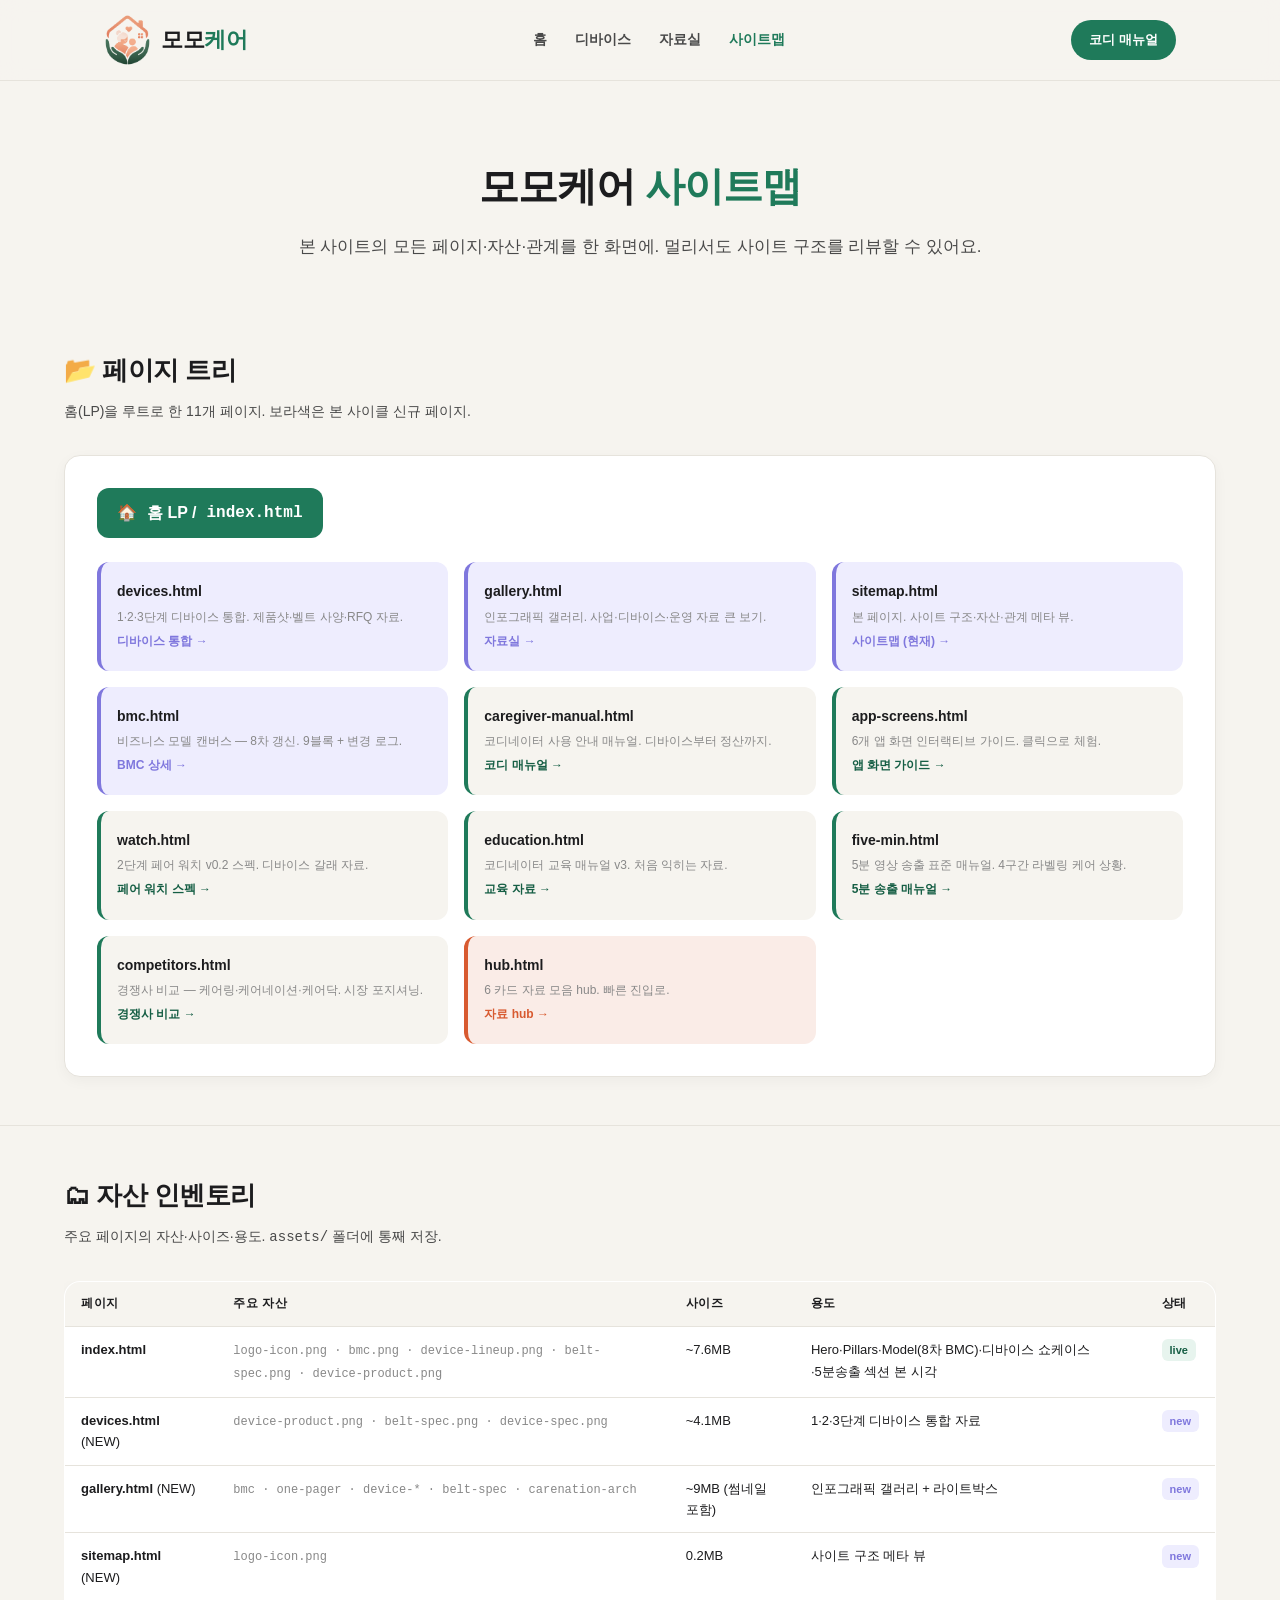
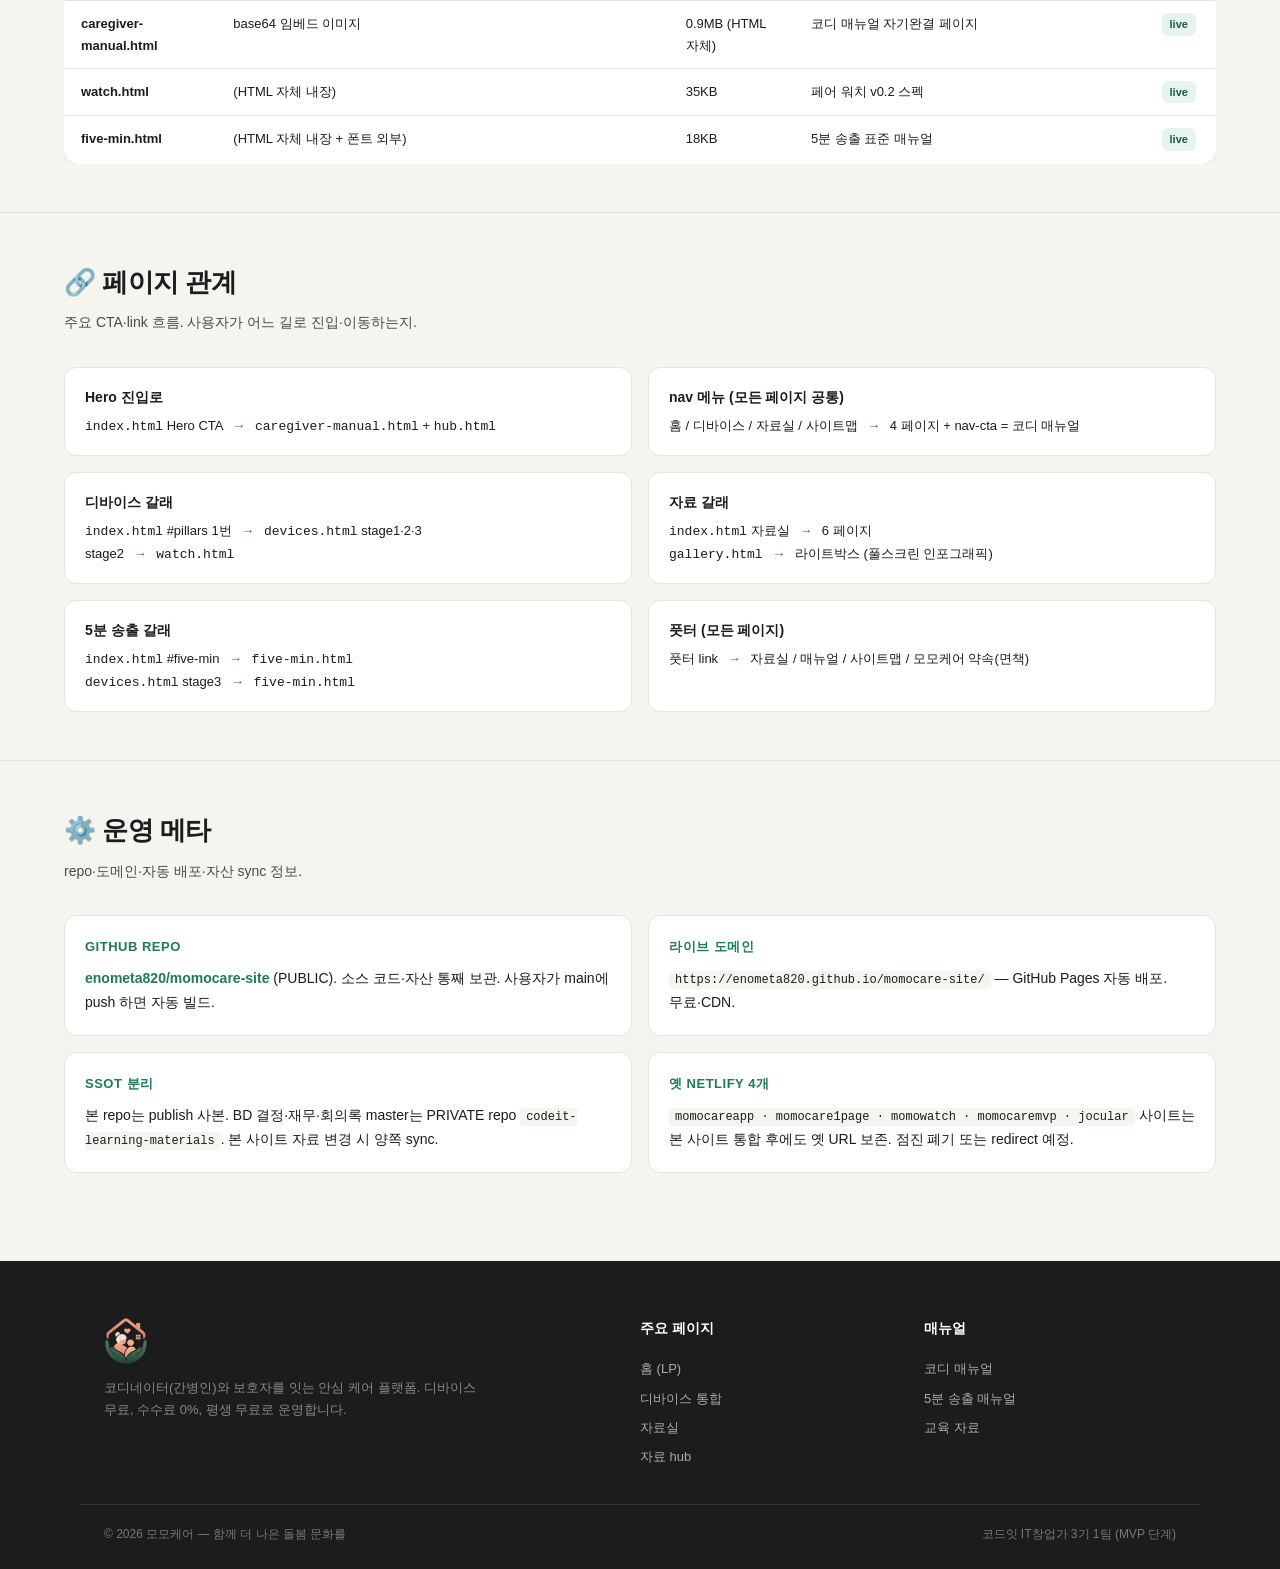
<file: sitemap.html>
<!DOCTYPE html>
<html lang="ko">
<head>
<meta charset="UTF-8">
<meta name="viewport" content="width=device-width, initial-scale=1.0">
<link rel="icon" type="image/png" href="assets/logo-icon.png">
<title>모모케어 사이트맵 — 한눈에 보기</title>
<meta name="description" content="모모케어 사이트 페이지 트리·자산 인벤토리·페이지 관계·운영 메타를 한 화면으로. 멀리서도 사이트 구조를 리뷰할 수 있어요.">
<style>
  :root {
    --green: #1f7a5a; --green-light: #e7f4ee; --green-dark: #155e44;
    --purple: #7F77DD; --purple-light: #EEEDFE;
    --coral: #D85A30; --coral-light: #FAECE7;
    --bg: #f6f4ef; --paper: #ffffff; --ink: #1c1c1e; --ink-soft: #4a4a4a; --ink-mute: #888;
    --line: #e6e3dc;
    --shadow: 0 4px 14px rgba(0,0,0,0.04);
  }
  * { box-sizing: border-box; margin: 0; padding: 0; }
  body {
    font-family: -apple-system, BlinkMacSystemFont, "Apple SD Gothic Neo", "Pretendard", "Noto Sans KR", sans-serif;
    background: var(--bg); color: var(--ink); line-height: 1.65; word-break: keep-all;
    -webkit-font-smoothing: antialiased;
  }
  a { color: inherit; text-decoration: none; }

  .wrap { max-width: 1200px; margin: 0 auto; padding: 0 24px; }

  /* Nav */
  .nav { position: sticky; top: 0; z-index: 50; background: rgba(246,244,239,0.92); backdrop-filter: blur(12px); border-bottom: 1px solid var(--line); }
  .nav-inner { display: flex; justify-content: space-between; align-items: center; height: 80px; max-width: 1120px; margin: 0 auto; padding: 0 24px; }
  .logo { display: inline-flex; align-items: center; gap: 10px; font-size: 22px; font-weight: 800; letter-spacing: -0.5px; color: var(--ink); }
  .logo img { height: 52px; width: auto; }
  .logo b { color: var(--green); }
  .nav-menu { display: flex; gap: 28px; font-size: 14px; font-weight: 600; }
  .nav-menu a { color: var(--ink-soft); transition: color 0.2s; }
  .nav-menu a:hover, .nav-menu a.active { color: var(--green); }
  .nav-cta { background: var(--green); color: #fff; padding: 9px 18px; border-radius: 999px; font-size: 13px; font-weight: 700; }

  /* Hero */
  .hero { padding: 72px 0 40px; text-align: center; }
  .hero h1 { font-size: 40px; font-weight: 800; letter-spacing: -1px; margin-bottom: 14px; }
  .hero h1 b { color: var(--green); }
  .hero p { font-size: 17px; color: var(--ink-soft); max-width: 720px; margin: 0 auto; }

  /* Section base */
  section.s { padding: 48px 0; }
  section.s + section.s { border-top: 1px solid var(--line); }
  .s-head { margin-bottom: 32px; }
  .s-head h2 { font-size: 26px; font-weight: 800; letter-spacing: -0.5px; margin-bottom: 8px; }
  .s-head p { font-size: 14px; color: var(--ink-soft); }

  /* Page tree */
  .tree {
    background: var(--paper); border-radius: 16px; padding: 32px;
    box-shadow: var(--shadow); border: 1px solid var(--line);
  }
  .tree-root {
    display: inline-flex; align-items: center; gap: 10px;
    background: var(--green); color: #fff;
    padding: 12px 20px; border-radius: 12px; font-weight: 700; font-size: 16px;
    margin-bottom: 24px;
  }
  .tree-root::before { content: "🏠"; }
  .branches { display: grid; grid-template-columns: repeat(3, 1fr); gap: 16px; }
  .branch {
    background: var(--bg); border-radius: 12px; padding: 18px 16px;
    border-left: 4px solid var(--green);
    transition: transform 0.2s, box-shadow 0.2s;
  }
  .branch:hover { transform: translateY(-2px); box-shadow: var(--shadow); }
  .branch.new { border-left-color: var(--purple); background: var(--purple-light); }
  .branch.doc { border-left-color: var(--coral); background: var(--coral-light); }
  .branch h3 { font-size: 14px; font-weight: 700; margin-bottom: 4px; }
  .branch p { font-size: 12px; color: var(--ink-mute); line-height: 1.5; }
  .branch a { font-size: 12px; color: var(--green-dark); font-weight: 700; margin-top: 6px; display: inline-block; }
  .branch.new a { color: var(--purple); }
  .branch.doc a { color: var(--coral); }
  .branch a::after { content: " →"; }

  /* Asset inventory */
  .inv-table {
    width: 100%; background: var(--paper); border-radius: 16px; overflow: hidden;
    box-shadow: var(--shadow); border: 1px solid var(--line);
    border-collapse: collapse;
  }
  .inv-table th, .inv-table td {
    padding: 12px 16px; text-align: left; font-size: 13px;
    border-bottom: 1px solid var(--line);
    vertical-align: top;
  }
  .inv-table th {
    background: var(--bg); font-weight: 700; color: var(--ink); font-size: 12px;
    letter-spacing: 0.5px; text-transform: uppercase;
  }
  .inv-table tr:last-child td { border-bottom: none; }
  .inv-table .badge {
    display: inline-block; padding: 2px 8px; border-radius: 6px;
    font-size: 11px; font-weight: 700;
  }
  .inv-table .badge.live { background: var(--green-light); color: var(--green-dark); }
  .inv-table .badge.new { background: var(--purple-light); color: var(--purple); }
  .inv-table code { font-size: 12px; color: var(--ink-mute); }

  /* Relations */
  .rel-grid { display: grid; grid-template-columns: repeat(2, 1fr); gap: 16px; }
  .rel-card {
    background: var(--paper); border-radius: 12px; padding: 18px 20px;
    border: 1px solid var(--line);
    font-size: 13px;
  }
  .rel-card strong { display: block; margin-bottom: 6px; font-size: 14px; font-weight: 700; }
  .rel-card .arrow { color: var(--green); font-weight: 800; margin: 0 6px; }

  /* Meta */
  .meta-grid { display: grid; grid-template-columns: repeat(2, 1fr); gap: 16px; }
  .meta-card {
    background: var(--paper); border-radius: 12px; padding: 20px;
    border: 1px solid var(--line);
  }
  .meta-card h4 { font-size: 13px; font-weight: 800; color: var(--green); letter-spacing: 0.5px; margin-bottom: 10px; text-transform: uppercase; }
  .meta-card p { font-size: 14px; line-height: 1.7; }
  .meta-card a { color: var(--green); font-weight: 700; }
  .meta-card a:hover { text-decoration: underline; }
  .meta-card code { background: var(--bg); padding: 2px 6px; border-radius: 4px; font-size: 12px; }

  /* Footer */
  footer { background: var(--ink); color: #aaa; padding: 56px 0 32px; font-size: 13px; margin-top: 40px; }
  footer .foot-grid { display: grid; grid-template-columns: 2fr 1fr 1fr; gap: 32px; margin-bottom: 32px; max-width: 1120px; margin-left: auto; margin-right: auto; padding: 0 24px; }
  footer h5 { color: #fff; font-size: 14px; font-weight: 700; margin-bottom: 14px; }
  footer .foot-logo-row { display: flex; align-items: center; gap: 10px; margin-bottom: 12px; }
  footer .foot-logo-row img { height: 48px; width: auto; }
  footer .foot-desc { color: #888; line-height: 1.7; font-size: 13px; max-width: 380px; }
  footer ul { list-style: none; }
  footer li { padding: 4px 0; }
  footer a { color: #aaa; }
  footer a:hover { color: #fff; }
  footer .foot-bottom { border-top: 1px solid #333; padding-top: 20px; display: flex; justify-content: space-between; flex-wrap: wrap; gap: 12px; color: #777; font-size: 12px; max-width: 1120px; margin: 0 auto; padding-left: 24px; padding-right: 24px; }

  @media (max-width: 880px) {
    .wrap { padding: 0 20px; }
    .nav-inner { height: 64px; padding: 0 20px; }
    .nav-menu { display: none; }
    .logo img { height: 40px; }
    .logo { font-size: 18px; }
    .hero { padding: 48px 0 32px; }
    .hero h1 { font-size: 28px; }
    .hero p { font-size: 15px; }
    section.s { padding: 32px 0; }
    .s-head h2 { font-size: 22px; }
    .branches { grid-template-columns: 1fr; }
    .rel-grid, .meta-grid { grid-template-columns: 1fr; }
    .tree { padding: 20px; }
    .inv-table th, .inv-table td { padding: 10px 12px; font-size: 12px; }
    footer .foot-grid { grid-template-columns: 1fr; gap: 24px; }
  }
</style>
</head>
<body>

<nav class="nav">
  <div class="nav-inner">
    <a href="index.html" class="logo"><img src="assets/logo-icon.png" alt="모모케어 로고"><span>모모<b>케어</b></span></a>
    <div class="nav-menu">
      <a href="index.html">홈</a>
      <a href="devices.html">디바이스</a>
      <a href="gallery.html">자료실</a>
      <a href="sitemap.html" class="active">사이트맵</a>
    </div>
    <a href="caregiver-manual.html" class="nav-cta">코디 매뉴얼</a>
  </div>
</nav>

<header class="hero">
  <div class="wrap">
    <h1>모모케어 <b>사이트맵</b></h1>
    <p>본 사이트의 모든 페이지·자산·관계를 한 화면에. 멀리서도 사이트 구조를 리뷰할 수 있어요.</p>
  </div>
</header>

<main>

<section class="s">
  <div class="wrap">
    <div class="s-head">
      <h2>📂 페이지 트리</h2>
      <p>홈(LP)을 루트로 한 11개 페이지. 보라색은 본 사이클 신규 페이지.</p>
    </div>
    <div class="tree">
      <div class="tree-root">홈 LP / <code>index.html</code></div>
      <div class="branches">
        <div class="branch new">
          <h3>devices.html</h3>
          <p>1·2·3단계 디바이스 통합. 제품샷·벨트 사양·RFQ 자료.</p>
          <a href="devices.html">디바이스 통합</a>
        </div>
        <div class="branch new">
          <h3>gallery.html</h3>
          <p>인포그래픽 갤러리. 사업·디바이스·운영 자료 큰 보기.</p>
          <a href="gallery.html">자료실</a>
        </div>
        <div class="branch new">
          <h3>sitemap.html</h3>
          <p>본 페이지. 사이트 구조·자산·관계 메타 뷰.</p>
          <a href="sitemap.html">사이트맵 (현재)</a>
        </div>
        <div class="branch new">
          <h3>bmc.html</h3>
          <p>비즈니스 모델 캔버스 — 8차 갱신. 9블록 + 변경 로그.</p>
          <a href="bmc.html">BMC 상세</a>
        </div>
        <div class="branch">
          <h3>caregiver-manual.html</h3>
          <p>코디네이터 사용 안내 매뉴얼. 디바이스부터 정산까지.</p>
          <a href="caregiver-manual.html">코디 매뉴얼</a>
        </div>
        <div class="branch">
          <h3>app-screens.html</h3>
          <p>6개 앱 화면 인터랙티브 가이드. 클릭으로 체험.</p>
          <a href="app-screens.html">앱 화면 가이드</a>
        </div>
        <div class="branch">
          <h3>watch.html</h3>
          <p>2단계 페어 워치 v0.2 스펙. 디바이스 갈래 자료.</p>
          <a href="watch.html">페어 워치 스펙</a>
        </div>
        <div class="branch">
          <h3>education.html</h3>
          <p>코디네이터 교육 매뉴얼 v3. 처음 익히는 자료.</p>
          <a href="education.html">교육 자료</a>
        </div>
        <div class="branch">
          <h3>five-min.html</h3>
          <p>5분 영상 송출 표준 매뉴얼. 4구간 라벨링 케어 상황.</p>
          <a href="five-min.html">5분 송출 매뉴얼</a>
        </div>
        <div class="branch">
          <h3>competitors.html</h3>
          <p>경쟁사 비교 — 케어링·케어네이션·케어닥. 시장 포지셔닝.</p>
          <a href="competitors.html">경쟁사 비교</a>
        </div>
        <div class="branch doc">
          <h3>hub.html</h3>
          <p>6 카드 자료 모음 hub. 빠른 진입로.</p>
          <a href="hub.html">자료 hub</a>
        </div>
      </div>
    </div>
  </div>
</section>

<section class="s">
  <div class="wrap">
    <div class="s-head">
      <h2>🗂 자산 인벤토리</h2>
      <p>주요 페이지의 자산·사이즈·용도. <code>assets/</code> 폴더에 통째 저장.</p>
    </div>
    <div style="overflow-x:auto;">
      <table class="inv-table">
        <thead>
          <tr><th>페이지</th><th>주요 자산</th><th>사이즈</th><th>용도</th><th>상태</th></tr>
        </thead>
        <tbody>
          <tr>
            <td><strong>index.html</strong></td>
            <td><code>logo-icon.png · bmc.png · device-lineup.png · belt-spec.png · device-product.png</code></td>
            <td>~7.6MB</td>
            <td>Hero·Pillars·Model(8차 BMC)·디바이스 쇼케이스·5분송출 섹션 본 시각</td>
            <td><span class="badge live">live</span></td>
          </tr>
          <tr>
            <td><strong>devices.html</strong> (NEW)</td>
            <td><code>device-product.png · belt-spec.png · device-spec.png</code></td>
            <td>~4.1MB</td>
            <td>1·2·3단계 디바이스 통합 자료</td>
            <td><span class="badge new">new</span></td>
          </tr>
          <tr>
            <td><strong>gallery.html</strong> (NEW)</td>
            <td><code>bmc · one-pager · device-* · belt-spec · carenation-arch</code></td>
            <td>~9MB (썸네일 포함)</td>
            <td>인포그래픽 갤러리 + 라이트박스</td>
            <td><span class="badge new">new</span></td>
          </tr>
          <tr>
            <td><strong>sitemap.html</strong> (NEW)</td>
            <td><code>logo-icon.png</code></td>
            <td>0.2MB</td>
            <td>사이트 구조 메타 뷰</td>
            <td><span class="badge new">new</span></td>
          </tr>
          <tr>
            <td><strong>caregiver-manual.html</strong></td>
            <td>base64 임베드 이미지</td>
            <td>0.9MB (HTML 자체)</td>
            <td>코디 매뉴얼 자기완결 페이지</td>
            <td><span class="badge live">live</span></td>
          </tr>
          <tr>
            <td><strong>watch.html</strong></td>
            <td>(HTML 자체 내장)</td>
            <td>35KB</td>
            <td>페어 워치 v0.2 스펙</td>
            <td><span class="badge live">live</span></td>
          </tr>
          <tr>
            <td><strong>five-min.html</strong></td>
            <td>(HTML 자체 내장 + 폰트 외부)</td>
            <td>18KB</td>
            <td>5분 송출 표준 매뉴얼</td>
            <td><span class="badge live">live</span></td>
          </tr>
        </tbody>
      </table>
    </div>
  </div>
</section>

<section class="s">
  <div class="wrap">
    <div class="s-head">
      <h2>🔗 페이지 관계</h2>
      <p>주요 CTA·link 흐름. 사용자가 어느 길로 진입·이동하는지.</p>
    </div>
    <div class="rel-grid">
      <div class="rel-card">
        <strong>Hero 진입로</strong>
        <code>index.html</code> Hero CTA <span class="arrow">→</span> <code>caregiver-manual.html</code> + <code>hub.html</code>
      </div>
      <div class="rel-card">
        <strong>nav 메뉴 (모든 페이지 공통)</strong>
        홈 / 디바이스 / 자료실 / 사이트맵 <span class="arrow">→</span> 4 페이지 + nav-cta = 코디 매뉴얼
      </div>
      <div class="rel-card">
        <strong>디바이스 갈래</strong>
        <code>index.html</code> #pillars 1번 <span class="arrow">→</span> <code>devices.html</code> stage1·2·3
        <br>stage2 <span class="arrow">→</span> <code>watch.html</code>
      </div>
      <div class="rel-card">
        <strong>자료 갈래</strong>
        <code>index.html</code> 자료실 <span class="arrow">→</span> 6 페이지
        <br><code>gallery.html</code> <span class="arrow">→</span> 라이트박스 (풀스크린 인포그래픽)
      </div>
      <div class="rel-card">
        <strong>5분 송출 갈래</strong>
        <code>index.html</code> #five-min <span class="arrow">→</span> <code>five-min.html</code>
        <br><code>devices.html</code> stage3 <span class="arrow">→</span> <code>five-min.html</code>
      </div>
      <div class="rel-card">
        <strong>풋터 (모든 페이지)</strong>
        풋터 link <span class="arrow">→</span> 자료실 / 매뉴얼 / 사이트맵 / 모모케어 약속(면책)
      </div>
    </div>
  </div>
</section>

<section class="s">
  <div class="wrap">
    <div class="s-head">
      <h2>⚙️ 운영 메타</h2>
      <p>repo·도메인·자동 배포·자산 sync 정보.</p>
    </div>
    <div class="meta-grid">
      <div class="meta-card">
        <h4>GitHub Repo</h4>
        <p><a href="https://github.com/enometa820/momocare-site" target="_blank">enometa820/momocare-site</a> (PUBLIC). 소스 코드·자산 통째 보관. 사용자가 main에 push 하면 자동 빌드.</p>
      </div>
      <div class="meta-card">
        <h4>라이브 도메인</h4>
        <p><code>https://enometa820.github.io/momocare-site/</code> — GitHub Pages 자동 배포. 무료·CDN.</p>
      </div>
      <div class="meta-card">
        <h4>SSOT 분리</h4>
        <p>본 repo는 publish 사본. BD 결정·재무·회의록 master는 PRIVATE repo <code>codeit-learning-materials</code>. 본 사이트 자료 변경 시 양쪽 sync.</p>
      </div>
      <div class="meta-card">
        <h4>옛 Netlify 4개</h4>
        <p><code>momocareapp · momocare1page · momowatch · momocaremvp · jocular</code> 사이트는 본 사이트 통합 후에도 옛 URL 보존. 점진 폐기 또는 redirect 예정.</p>
      </div>
    </div>
  </div>
</section>

</main>

<footer>
  <div class="foot-grid">
    <div>
      <div class="foot-logo-row">
        <img src="assets/logo-icon.png" alt="모모케어 로고">
      </div>
      <p class="foot-desc">코디네이터(간병인)와 보호자를 잇는 안심 케어 플랫폼. 디바이스 무료, 수수료 0%, 평생 무료로 운영합니다.</p>
    </div>
    <div>
      <h5>주요 페이지</h5>
      <ul>
        <li><a href="index.html">홈 (LP)</a></li>
        <li><a href="devices.html">디바이스 통합</a></li>
        <li><a href="gallery.html">자료실</a></li>
        <li><a href="hub.html">자료 hub</a></li>
      </ul>
    </div>
    <div>
      <h5>매뉴얼</h5>
      <ul>
        <li><a href="caregiver-manual.html">코디 매뉴얼</a></li>
        <li><a href="five-min.html">5분 송출 매뉴얼</a></li>
        <li><a href="education.html">교육 자료</a></li>
      </ul>
    </div>
  </div>
  <div class="foot-bottom">
    <span>© 2026 모모케어 — 함께 더 나은 돌봄 문화를</span>
    <span>코드잇 IT창업가 3기 1팀 (MVP 단계)</span>
  </div>
</footer>

</body>
</html>
</file>
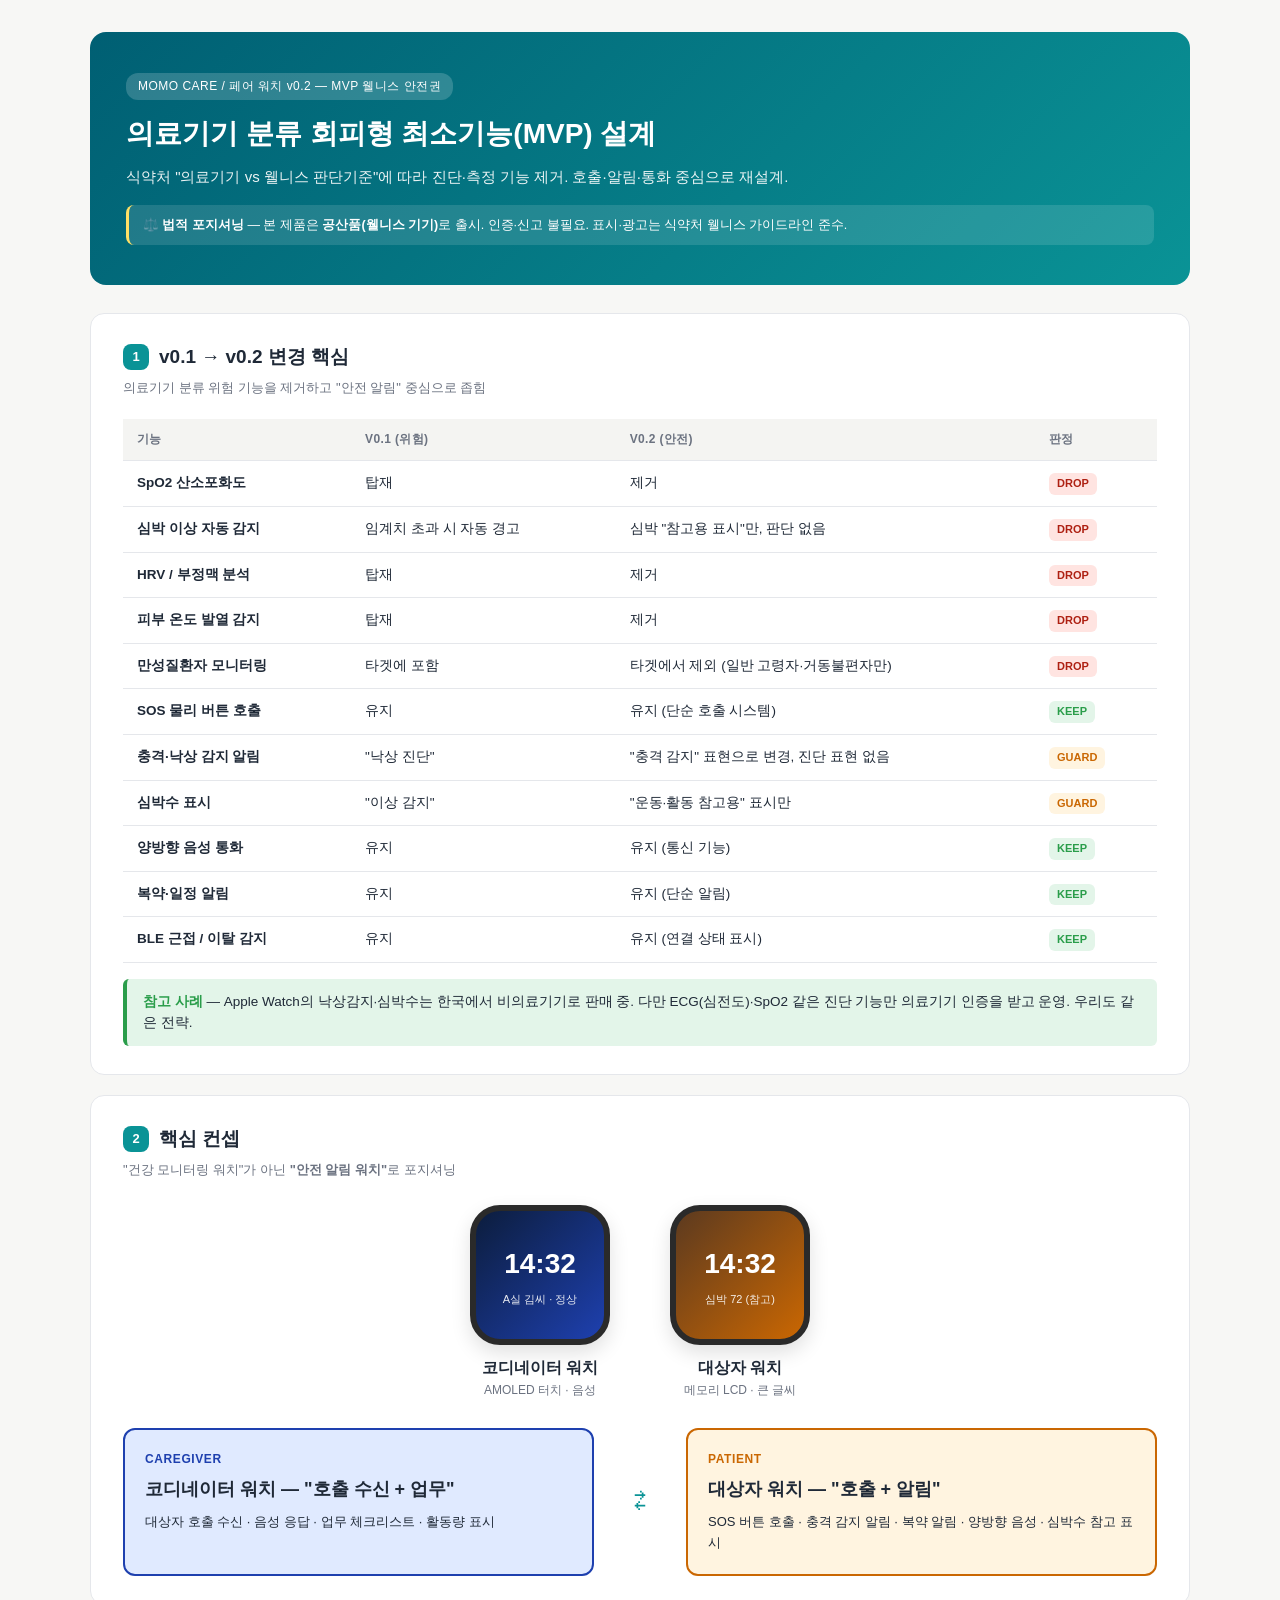
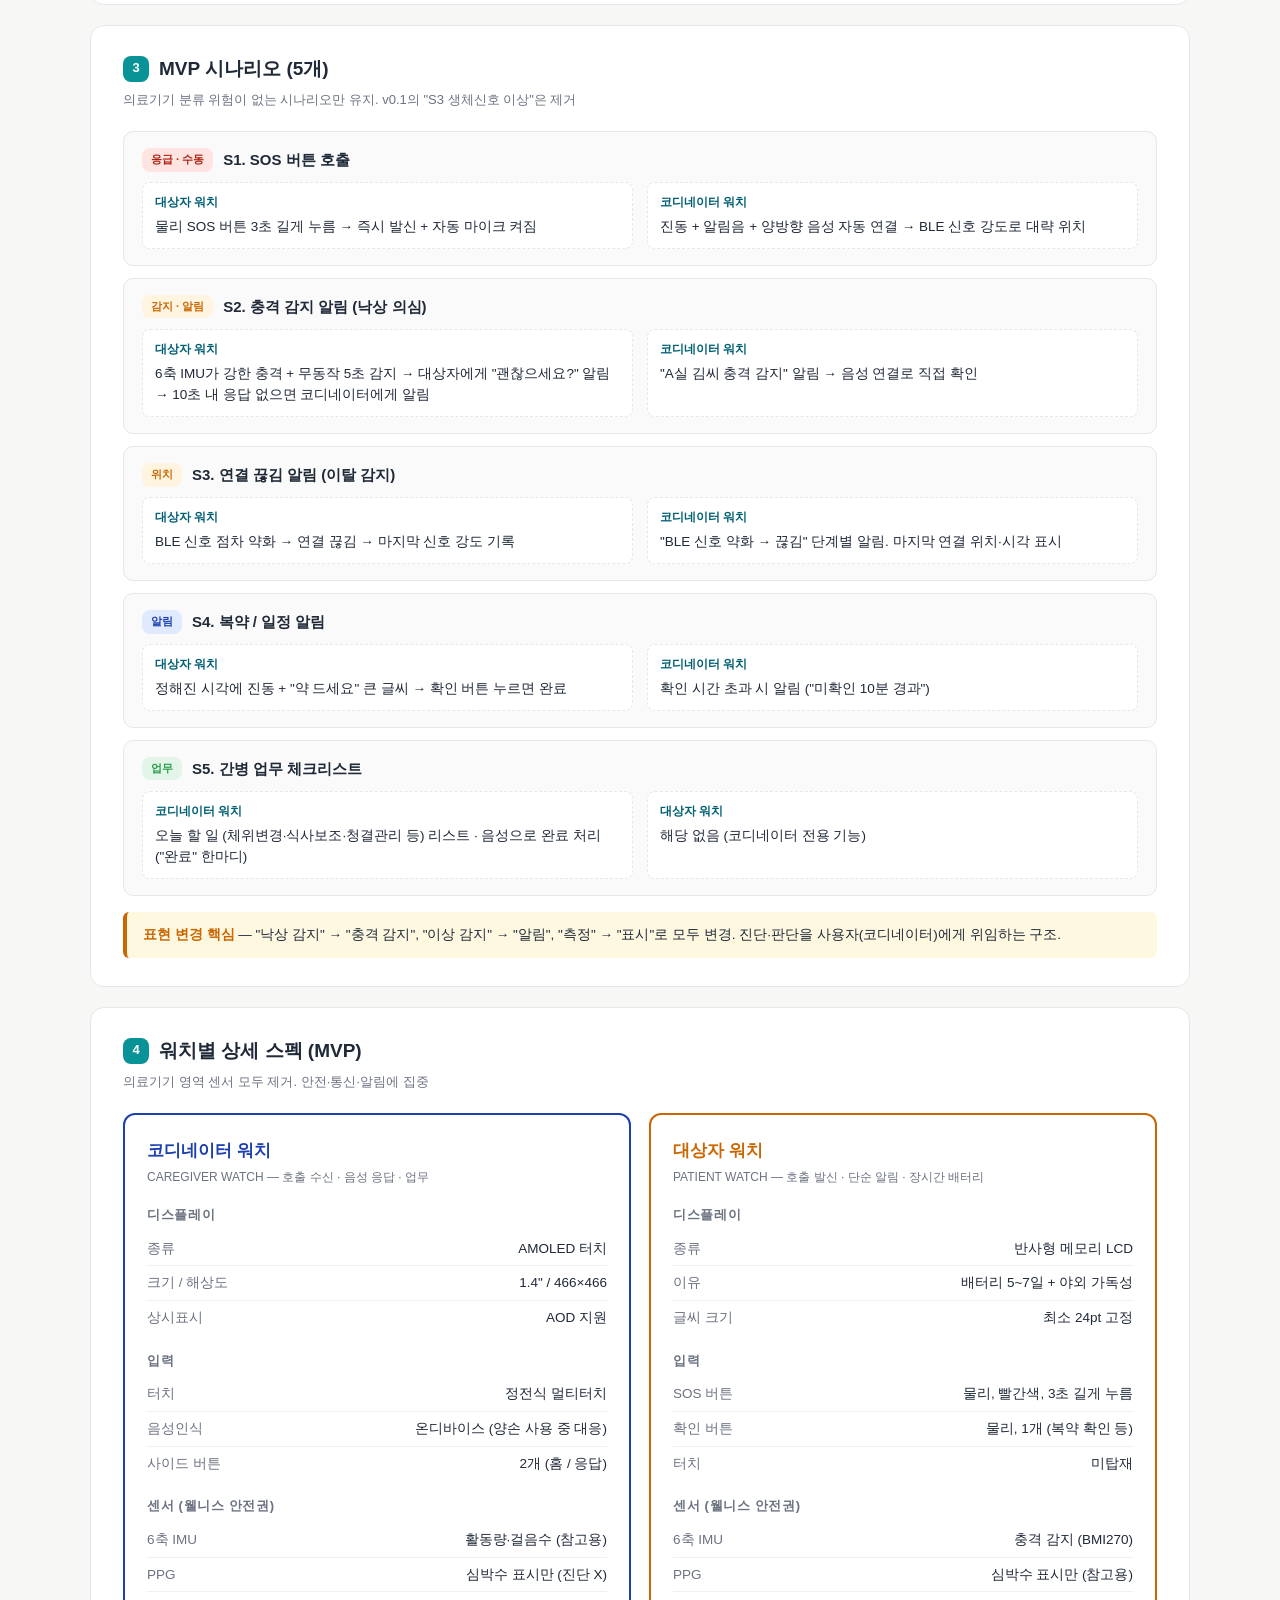
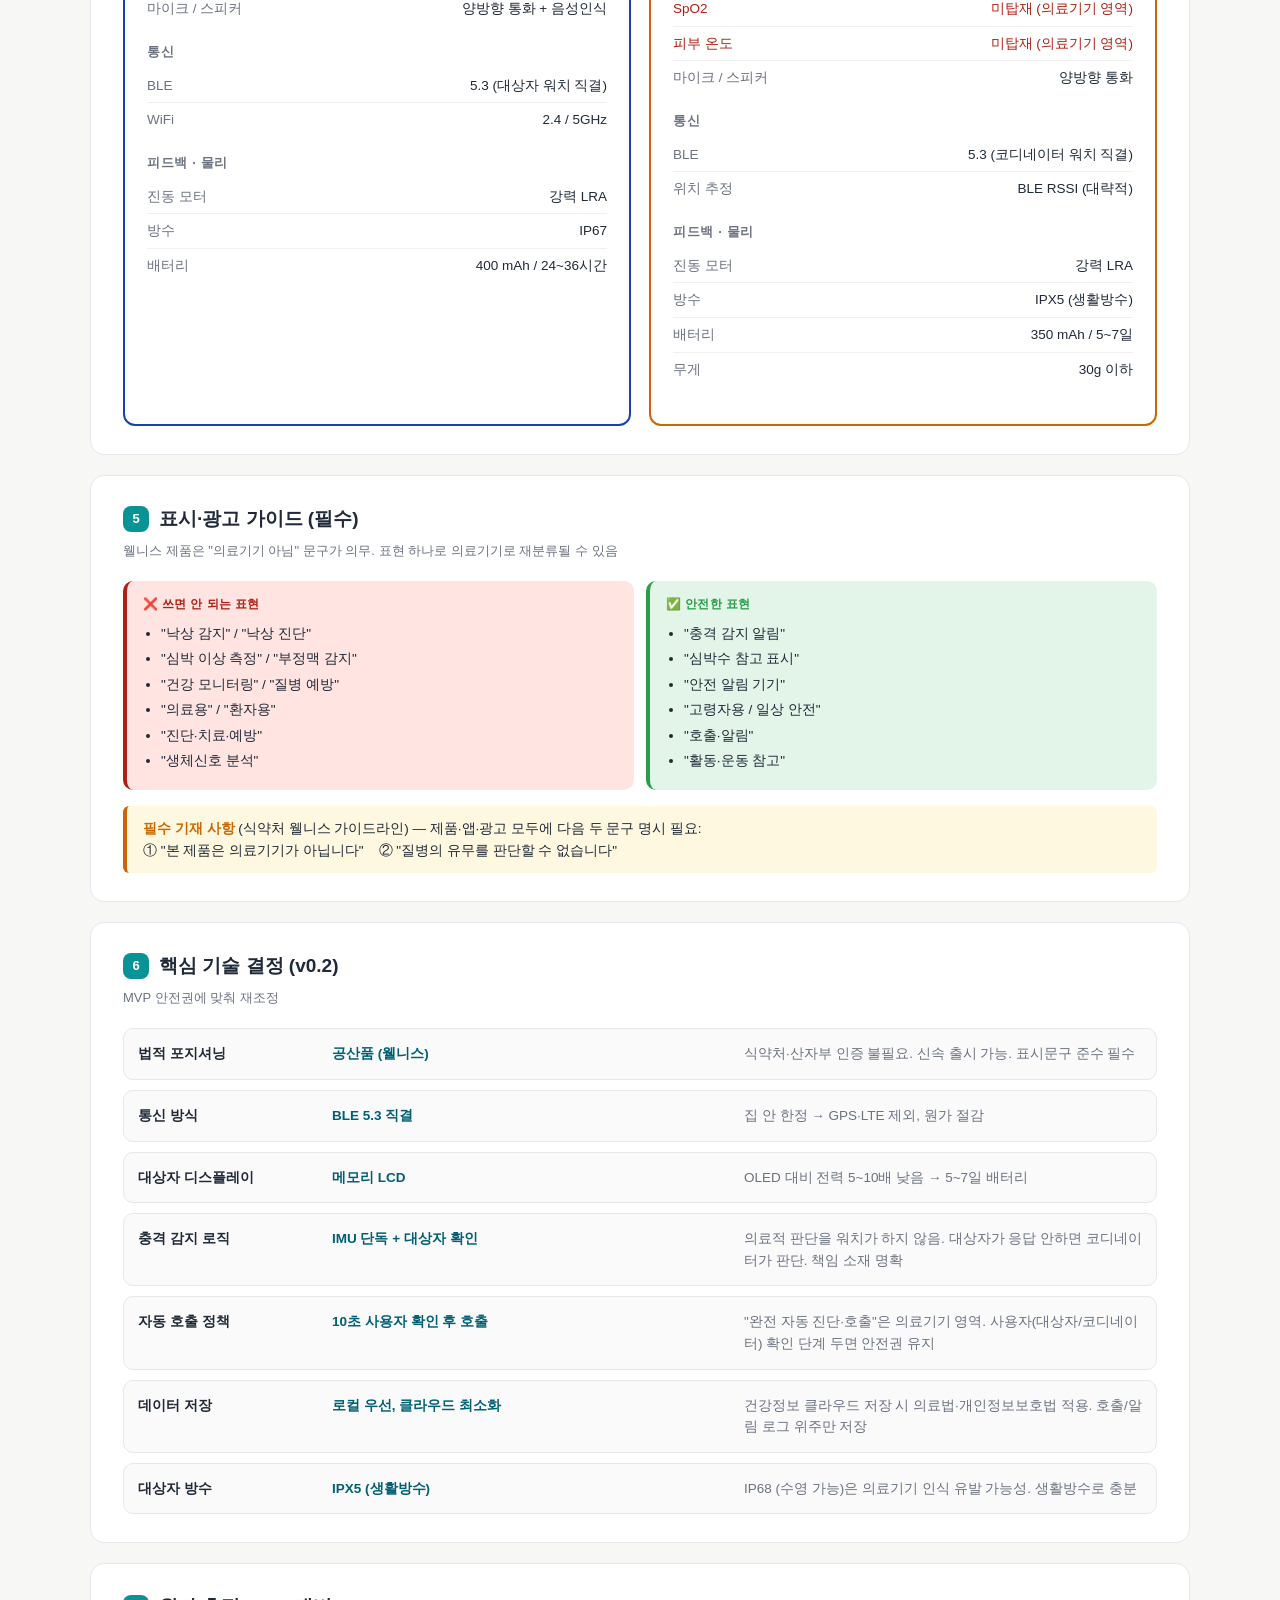
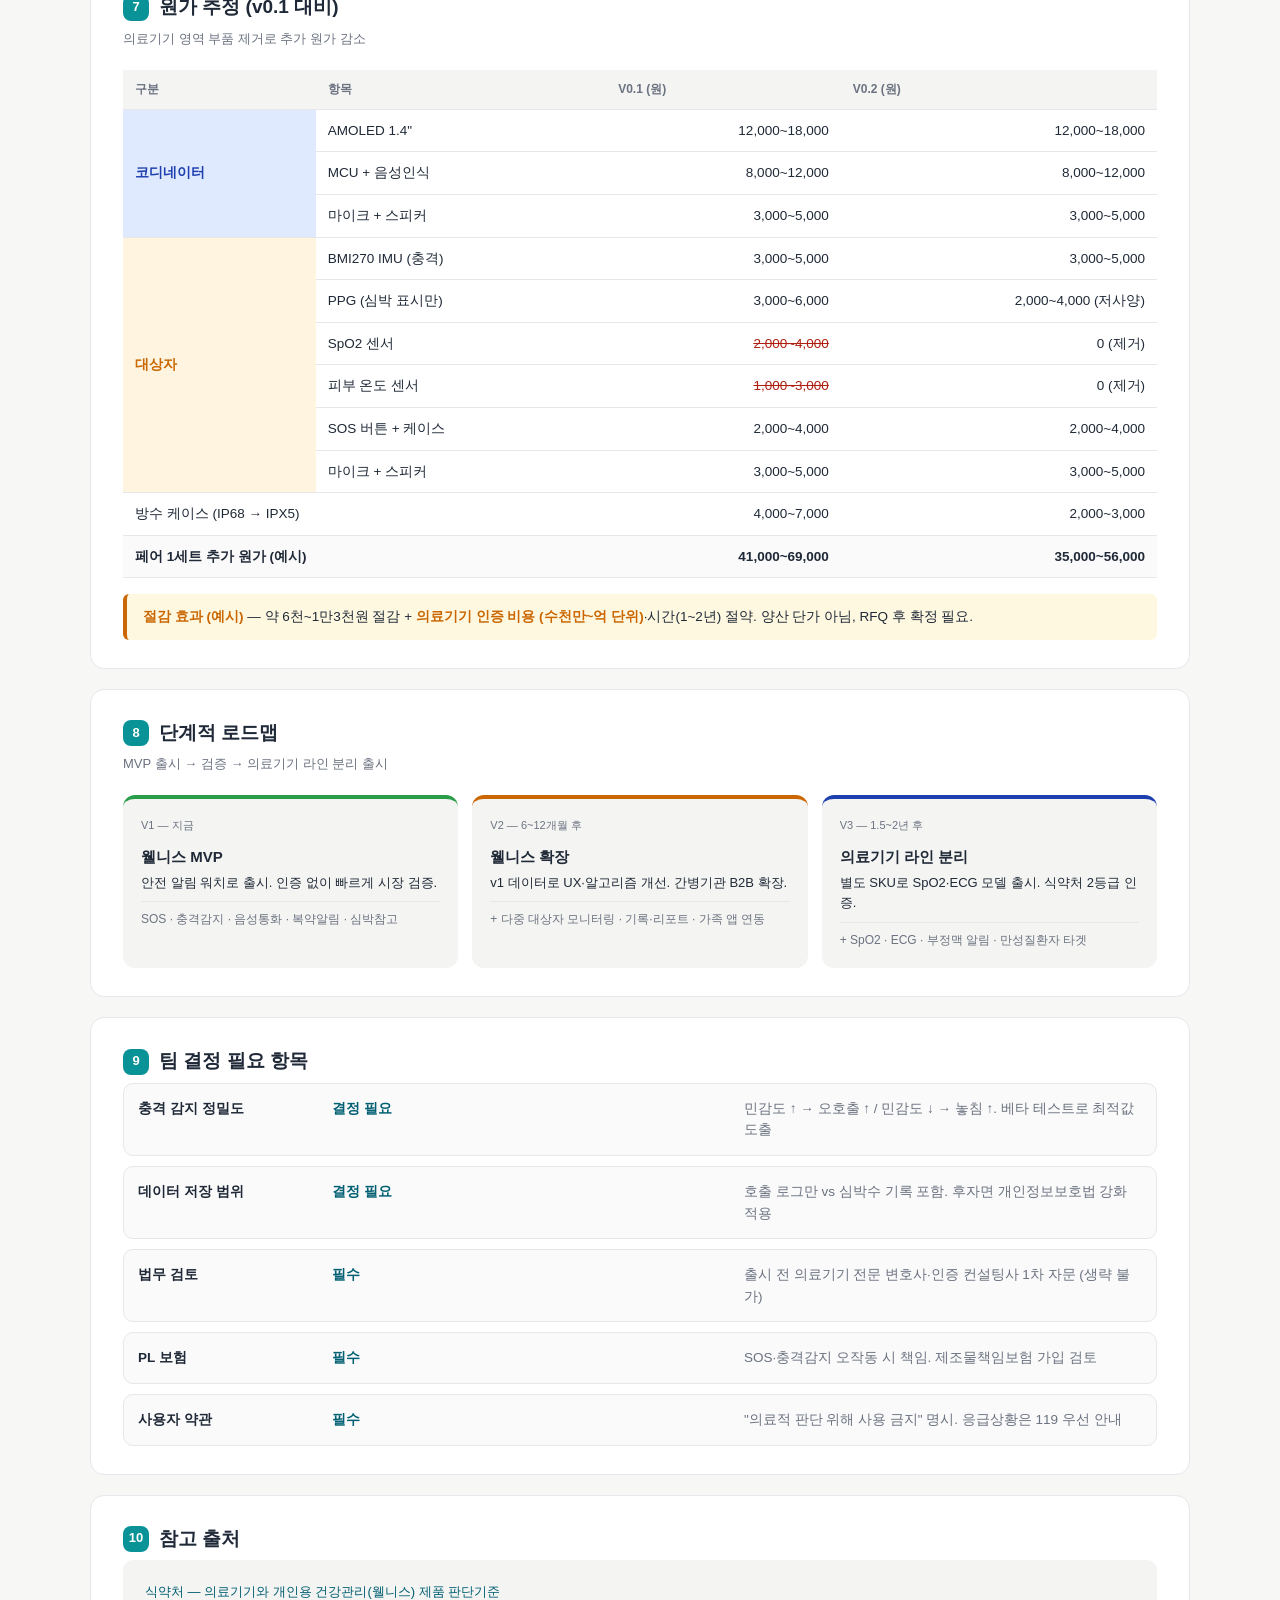
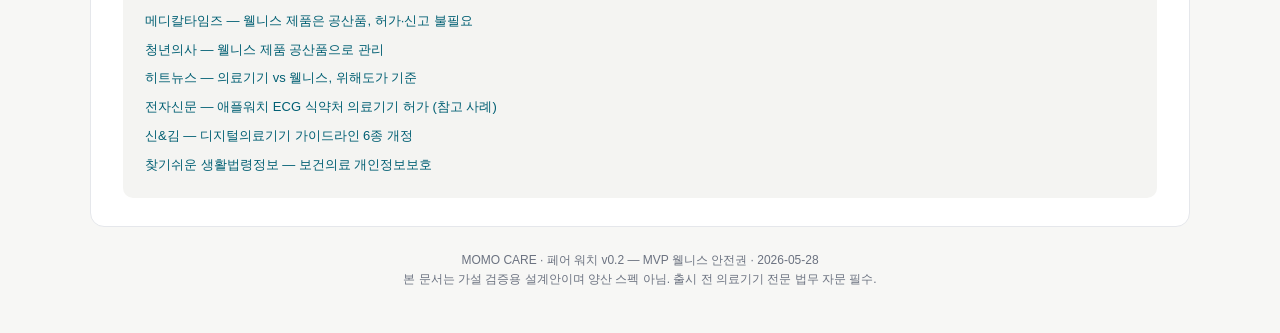
<file: watch.html>
<!DOCTYPE html>
<html lang="ko">
<head>
<meta charset="UTF-8">
<meta name="viewport" content="width=device-width, initial-scale=1.0">
<link rel="icon" type="image/png" href="assets/logo-icon.png">
<title>모모케어 페어 워치 — MVP 웰니스 안전권 설계안</title>
<style>
  :root {
    --bg: #f7f7f5;
    --card: #ffffff;
    --ink: #1f2937;
    --muted: #6b7280;
    --line: #e5e7eb;
    --teal: #0a9396;
    --teal-dark: #005f73;
    --amber: #ca6702;
    --amber-light: #fff4e0;
    --blue: #1e40af;
    --blue-light: #e0eaff;
    --red: #ae2012;
    --red-light: #ffe4e1;
    --green: #2a9d4a;
    --green-light: #e3f5e9;
    --gray-light: #f4f4f2;
  }
  * { box-sizing: border-box; }
  body {
    margin: 0;
    font-family: -apple-system, BlinkMacSystemFont, "Segoe UI", "Noto Sans KR", sans-serif;
    background: var(--bg);
    color: var(--ink);
    line-height: 1.6;
    padding: 32px 16px;
  }
  .container { max-width: 1100px; margin: 0 auto; }

  /* Header */
  header {
    background: linear-gradient(135deg, var(--teal-dark), var(--teal));
    color: white;
    padding: 40px 36px;
    border-radius: 16px;
    margin-bottom: 28px;
  }
  header .tag {
    display: inline-block;
    background: rgba(255,255,255,0.18);
    padding: 4px 12px;
    border-radius: 12px;
    font-size: 12px;
    letter-spacing: 0.04em;
    margin-bottom: 12px;
  }
  header h1 { margin: 0 0 8px; font-size: 28px; font-weight: 700; }
  header p { margin: 0; opacity: 0.92; font-size: 15px; }
  header .legal-strip {
    margin-top: 16px;
    padding: 10px 14px;
    background: rgba(255,255,255,0.12);
    border-radius: 8px;
    font-size: 12.5px;
    border-left: 3px solid #ffe066;
  }

  /* Sections */
  section {
    background: var(--card);
    border-radius: 14px;
    padding: 28px 32px;
    margin-bottom: 20px;
    border: 1px solid var(--line);
  }
  section h2 {
    margin: 0 0 6px;
    font-size: 19px;
    display: flex;
    align-items: center;
    gap: 10px;
  }
  section h2 .num {
    background: var(--teal);
    color: white;
    width: 26px; height: 26px;
    border-radius: 8px;
    font-size: 13px;
    display: inline-flex;
    align-items: center;
    justify-content: center;
  }
  section .sub {
    color: var(--muted);
    font-size: 13px;
    margin: 0 0 20px;
  }

  /* Legal boundary table */
  .boundary-table {
    width: 100%;
    border-collapse: collapse;
    font-size: 13.5px;
  }
  .boundary-table th, .boundary-table td {
    padding: 11px 14px;
    text-align: left;
    border-bottom: 1px solid var(--line);
    vertical-align: top;
  }
  .boundary-table th {
    background: var(--gray-light);
    font-weight: 600;
    font-size: 12px;
    text-transform: uppercase;
    letter-spacing: 0.03em;
    color: var(--muted);
  }
  .pill {
    display: inline-block;
    padding: 2px 8px;
    border-radius: 6px;
    font-size: 11px;
    font-weight: 700;
  }
  .pill-keep { background: var(--green-light); color: var(--green); }
  .pill-drop { background: var(--red-light); color: var(--red); }
  .pill-guard { background: var(--amber-light); color: var(--amber); }

  /* Concept boxes */
  .concept-grid {
    display: grid;
    grid-template-columns: 1fr 60px 1fr;
    gap: 16px;
    align-items: stretch;
  }
  .concept-box {
    padding: 20px;
    border-radius: 12px;
    border: 2px solid;
  }
  .concept-box.caregiver { border-color: var(--blue); background: var(--blue-light); }
  .concept-box.patient { border-color: var(--amber); background: var(--amber-light); }
  .concept-box .role {
    font-size: 12px;
    font-weight: 600;
    letter-spacing: 0.05em;
    margin-bottom: 6px;
  }
  .concept-box.caregiver .role { color: var(--blue); }
  .concept-box.patient .role { color: var(--amber); }
  .concept-box .name { font-size: 18px; font-weight: 700; margin-bottom: 8px; }
  .concept-box .desc { font-size: 13px; color: var(--ink); }
  .arrow {
    display: flex;
    align-items: center;
    justify-content: center;
    font-size: 28px;
    color: var(--teal);
  }

  /* Scenarios */
  .scenario-list {
    display: flex;
    flex-direction: column;
    gap: 12px;
  }
  .scenario {
    border: 1px solid var(--line);
    border-radius: 10px;
    padding: 16px 18px;
    background: #fafafa;
  }
  .scenario-head {
    display: flex;
    align-items: center;
    gap: 10px;
    margin-bottom: 10px;
    flex-wrap: wrap;
  }
  .scenario-badge {
    font-size: 11px;
    padding: 3px 9px;
    border-radius: 8px;
    font-weight: 600;
  }
  .badge-red { background: var(--red-light); color: var(--red); }
  .badge-amber { background: var(--amber-light); color: var(--amber); }
  .badge-blue { background: var(--blue-light); color: var(--blue); }
  .badge-green { background: var(--green-light); color: var(--green); }
  .scenario-title { font-weight: 600; font-size: 15px; }
  .flow {
    display: grid;
    grid-template-columns: 1fr 1fr;
    gap: 14px;
    margin-top: 8px;
    font-size: 13.5px;
  }
  .flow-box {
    padding: 10px 12px;
    border-radius: 8px;
    background: white;
    border: 1px dashed var(--line);
  }
  .flow-box b { color: var(--teal-dark); font-size: 12px; display: block; margin-bottom: 4px; }

  /* Spec comparison */
  .specs {
    display: grid;
    grid-template-columns: 1fr 1fr;
    gap: 18px;
  }
  .spec-card {
    border-radius: 12px;
    padding: 22px;
    border: 2px solid;
  }
  .spec-card.caregiver { border-color: var(--blue); }
  .spec-card.patient { border-color: var(--amber); }
  .spec-card h3 {
    margin: 0 0 4px;
    font-size: 17px;
  }
  .spec-card.caregiver h3 { color: var(--blue); }
  .spec-card.patient h3 { color: var(--amber); }
  .spec-card .role-sub {
    font-size: 12px;
    color: var(--muted);
    margin-bottom: 18px;
  }
  .spec-block { margin-bottom: 16px; }
  .spec-block h4 {
    margin: 0 0 6px;
    font-size: 13px;
    text-transform: uppercase;
    letter-spacing: 0.05em;
    color: var(--muted);
  }
  .spec-block .item {
    font-size: 13.5px;
    padding: 6px 0;
    border-bottom: 1px solid #f0f0f0;
    display: flex;
    justify-content: space-between;
    gap: 12px;
  }
  .spec-block .item:last-child { border-bottom: none; }
  .spec-block .item .k { color: var(--muted); }
  .spec-block .item .v { color: var(--ink); font-weight: 500; text-align: right; }

  /* Wording rules */
  .wording-grid {
    display: grid;
    grid-template-columns: 1fr 1fr;
    gap: 12px;
  }
  .wording-card {
    padding: 14px 16px;
    border-radius: 10px;
    font-size: 13.5px;
  }
  .wording-card.bad { background: var(--red-light); border-left: 4px solid var(--red); }
  .wording-card.good { background: var(--green-light); border-left: 4px solid var(--green); }
  .wording-card h5 {
    margin: 0 0 8px;
    font-size: 12px;
    text-transform: uppercase;
    letter-spacing: 0.03em;
  }
  .wording-card.bad h5 { color: var(--red); }
  .wording-card.good h5 { color: var(--green); }
  .wording-card ul { margin: 0; padding-left: 18px; }
  .wording-card li { margin: 4px 0; }

  /* Decision */
  .decision-grid { display: grid; gap: 10px; }
  .decision {
    display: grid;
    grid-template-columns: 180px 1fr 1fr;
    gap: 14px;
    padding: 14px;
    background: #fafafa;
    border-radius: 10px;
    border: 1px solid var(--line);
    font-size: 13.5px;
    align-items: start;
  }
  .decision .label { font-weight: 600; }
  .decision .choice { color: var(--teal-dark); font-weight: 600; }
  .decision .reason { color: var(--muted); }

  /* Cost */
  .cost-table { width: 100%; border-collapse: collapse; font-size: 13.5px; }
  .cost-table th, .cost-table td {
    padding: 10px 12px;
    text-align: left;
    border-bottom: 1px solid var(--line);
  }
  .cost-table th {
    background: var(--gray-light);
    font-weight: 600;
    font-size: 12px;
    text-transform: uppercase;
    color: var(--muted);
  }
  .cost-table .total { background: #fafafa; font-weight: 700; }
  .cost-table td.right { text-align: right; }
  .cost-table .strike { color: var(--red); text-decoration: line-through; }

  /* Roadmap */
  .roadmap {
    display: grid;
    grid-template-columns: repeat(3, 1fr);
    gap: 14px;
  }
  .roadmap-step {
    padding: 18px;
    border-radius: 12px;
    background: var(--gray-light);
    border-top: 4px solid var(--teal);
  }
  .roadmap-step.v1 { border-color: var(--green); }
  .roadmap-step.v2 { border-color: var(--amber); }
  .roadmap-step.v3 { border-color: var(--blue); }
  .roadmap-step h4 {
    margin: 0 0 4px;
    font-size: 15px;
  }
  .roadmap-step .ver {
    font-size: 11px;
    color: var(--muted);
    margin-bottom: 10px;
    text-transform: uppercase;
  }
  .roadmap-step p { font-size: 13px; margin: 0 0 8px; }
  .roadmap-step .scope {
    font-size: 12px;
    color: var(--muted);
    padding-top: 8px;
    border-top: 1px solid var(--line);
  }

  /* Note */
  .note {
    background: #fff8e1;
    border-left: 4px solid var(--amber);
    padding: 12px 16px;
    border-radius: 6px;
    margin-top: 16px;
    font-size: 13.5px;
  }
  .note b { color: var(--amber); }
  .note.green { background: var(--green-light); border-color: var(--green); }
  .note.green b { color: var(--green); }

  /* Sources */
  .sources {
    background: var(--gray-light);
    border-radius: 10px;
    padding: 18px 22px;
    font-size: 13px;
  }
  .sources a {
    color: var(--teal-dark);
    text-decoration: none;
    display: block;
    padding: 4px 0;
  }
  .sources a:hover { text-decoration: underline; }

  /* Watch */
  .watch-row {
    display: flex;
    justify-content: center;
    gap: 60px;
    margin: 24px 0 28px;
    flex-wrap: wrap;
  }
  .watch { text-align: center; }
  .watch-face {
    width: 140px;
    height: 140px;
    border-radius: 30px;
    border: 6px solid #2a2a2a;
    margin: 0 auto 10px;
    display: flex;
    flex-direction: column;
    align-items: center;
    justify-content: center;
    color: white;
    font-size: 12px;
    box-shadow: 0 8px 20px rgba(0,0,0,0.12);
  }
  .watch-face.caregiver { background: linear-gradient(135deg, #0c1d3d, #1e40af); }
  .watch-face.patient { background: linear-gradient(135deg, #5c3a1f, #ca6702); }
  .watch-face .time { font-size: 28px; font-weight: 700; }
  .watch-face .info { font-size: 11px; opacity: 0.9; margin-top: 4px; }
  .watch-label { font-weight: 600; color: var(--ink); }
  .watch-sub { font-size: 12px; color: var(--muted); }

  /* Responsive */
  @media (max-width: 720px) {
    .concept-grid { grid-template-columns: 1fr; }
    .arrow { transform: rotate(90deg); padding: 8px 0; }
    .specs, .flow, .wording-grid, .roadmap { grid-template-columns: 1fr; }
    .decision { grid-template-columns: 1fr; }
    header { padding: 28px 22px; }
    section { padding: 22px 20px; }
  }
</style>
</head>
<body>
<div class="container">

  <header>
    <span class="tag">MOMO CARE / 페어 워치 v0.2 — MVP 웰니스 안전권</span>
    <h1>의료기기 분류 회피형 최소기능(MVP) 설계</h1>
    <p>식약처 "의료기기 vs 웰니스 판단기준"에 따라 진단·측정 기능 제거. 호출·알림·통화 중심으로 재설계.</p>
    <div class="legal-strip">
      ⚖️ <b>법적 포지셔닝</b> — 본 제품은 <b>공산품(웰니스 기기)</b>로 출시. 인증·신고 불필요. 표시·광고는 식약처 웰니스 가이드라인 준수.
    </div>
  </header>

  <!-- 1. 무엇이 바뀌었는가 -->
  <section>
    <h2><span class="num">1</span>v0.1 → v0.2 변경 핵심</h2>
    <p class="sub">의료기기 분류 위험 기능을 제거하고 "안전 알림" 중심으로 좁힘</p>

    <table class="boundary-table">
      <thead>
        <tr>
          <th>기능</th>
          <th>v0.1 (위험)</th>
          <th>v0.2 (안전)</th>
          <th>판정</th>
        </tr>
      </thead>
      <tbody>
        <tr>
          <td><b>SpO2 산소포화도</b></td>
          <td>탑재</td>
          <td>제거</td>
          <td><span class="pill pill-drop">DROP</span></td>
        </tr>
        <tr>
          <td><b>심박 이상 자동 감지</b></td>
          <td>임계치 초과 시 자동 경고</td>
          <td>심박 "참고용 표시"만, 판단 없음</td>
          <td><span class="pill pill-drop">DROP</span></td>
        </tr>
        <tr>
          <td><b>HRV / 부정맥 분석</b></td>
          <td>탑재</td>
          <td>제거</td>
          <td><span class="pill pill-drop">DROP</span></td>
        </tr>
        <tr>
          <td><b>피부 온도 발열 감지</b></td>
          <td>탑재</td>
          <td>제거</td>
          <td><span class="pill pill-drop">DROP</span></td>
        </tr>
        <tr>
          <td><b>만성질환자 모니터링</b></td>
          <td>타겟에 포함</td>
          <td>타겟에서 제외 (일반 고령자·거동불편자만)</td>
          <td><span class="pill pill-drop">DROP</span></td>
        </tr>
        <tr>
          <td><b>SOS 물리 버튼 호출</b></td>
          <td>유지</td>
          <td>유지 (단순 호출 시스템)</td>
          <td><span class="pill pill-keep">KEEP</span></td>
        </tr>
        <tr>
          <td><b>충격·낙상 감지 알림</b></td>
          <td>"낙상 진단"</td>
          <td>"충격 감지" 표현으로 변경, 진단 표현 없음</td>
          <td><span class="pill pill-guard">GUARD</span></td>
        </tr>
        <tr>
          <td><b>심박수 표시</b></td>
          <td>"이상 감지"</td>
          <td>"운동·활동 참고용" 표시만</td>
          <td><span class="pill pill-guard">GUARD</span></td>
        </tr>
        <tr>
          <td><b>양방향 음성 통화</b></td>
          <td>유지</td>
          <td>유지 (통신 기능)</td>
          <td><span class="pill pill-keep">KEEP</span></td>
        </tr>
        <tr>
          <td><b>복약·일정 알림</b></td>
          <td>유지</td>
          <td>유지 (단순 알림)</td>
          <td><span class="pill pill-keep">KEEP</span></td>
        </tr>
        <tr>
          <td><b>BLE 근접 / 이탈 감지</b></td>
          <td>유지</td>
          <td>유지 (연결 상태 표시)</td>
          <td><span class="pill pill-keep">KEEP</span></td>
        </tr>
      </tbody>
    </table>

    <div class="note green">
      <b>참고 사례</b> — Apple Watch의 낙상감지·심박수는 한국에서 비의료기기로 판매 중. 다만 ECG(심전도)·SpO2 같은 진단 기능만 의료기기 인증을 받고 운영. 우리도 같은 전략.
    </div>
  </section>

  <!-- 2. 핵심 컨셉 -->
  <section>
    <h2><span class="num">2</span>핵심 컨셉</h2>
    <p class="sub">"건강 모니터링 워치"가 아닌 <b>"안전 알림 워치"</b>로 포지셔닝</p>

    <div class="watch-row">
      <div class="watch">
        <div class="watch-face caregiver">
          <div class="time">14:32</div>
          <div class="info">A실 김씨 · 정상</div>
        </div>
        <div class="watch-label">코디네이터 워치</div>
        <div class="watch-sub">AMOLED 터치 · 음성</div>
      </div>
      <div class="watch">
        <div class="watch-face patient">
          <div class="time">14:32</div>
          <div class="info">심박 72 (참고)</div>
        </div>
        <div class="watch-label">대상자 워치</div>
        <div class="watch-sub">메모리 LCD · 큰 글씨</div>
      </div>
    </div>

    <div class="concept-grid">
      <div class="concept-box caregiver">
        <div class="role">CAREGIVER</div>
        <div class="name">코디네이터 워치 — "호출 수신 + 업무"</div>
        <div class="desc">대상자 호출 수신 · 음성 응답 · 업무 체크리스트 · 활동량 표시</div>
      </div>
      <div class="arrow">⇄</div>
      <div class="concept-box patient">
        <div class="role">PATIENT</div>
        <div class="name">대상자 워치 — "호출 + 알림"</div>
        <div class="desc">SOS 버튼 호출 · 충격 감지 알림 · 복약 알림 · 양방향 음성 · 심박수 참고 표시</div>
      </div>
    </div>
  </section>

  <!-- 3. 시나리오 -->
  <section>
    <h2><span class="num">3</span>MVP 시나리오 (5개)</h2>
    <p class="sub">의료기기 분류 위험이 없는 시나리오만 유지. v0.1의 "S3 생체신호 이상"은 제거</p>

    <div class="scenario-list">

      <div class="scenario">
        <div class="scenario-head">
          <span class="scenario-badge badge-red">응급 · 수동</span>
          <span class="scenario-title">S1. SOS 버튼 호출</span>
        </div>
        <div class="flow">
          <div class="flow-box">
            <b>대상자 워치</b>
            물리 SOS 버튼 3초 길게 누름 → 즉시 발신 + 자동 마이크 켜짐
          </div>
          <div class="flow-box">
            <b>코디네이터 워치</b>
            진동 + 알림음 + 양방향 음성 자동 연결 → BLE 신호 강도로 대략 위치
          </div>
        </div>
      </div>

      <div class="scenario">
        <div class="scenario-head">
          <span class="scenario-badge badge-amber">감지 · 알림</span>
          <span class="scenario-title">S2. 충격 감지 알림 (낙상 의심)</span>
        </div>
        <div class="flow">
          <div class="flow-box">
            <b>대상자 워치</b>
            6축 IMU가 강한 충격 + 무동작 5초 감지 → 대상자에게 "괜찮으세요?" 알림 → 10초 내 응답 없으면 코디네이터에게 알림
          </div>
          <div class="flow-box">
            <b>코디네이터 워치</b>
            "A실 김씨 충격 감지" 알림 → 음성 연결로 직접 확인
          </div>
        </div>
      </div>

      <div class="scenario">
        <div class="scenario-head">
          <span class="scenario-badge badge-amber">위치</span>
          <span class="scenario-title">S3. 연결 끊김 알림 (이탈 감지)</span>
        </div>
        <div class="flow">
          <div class="flow-box">
            <b>대상자 워치</b>
            BLE 신호 점차 약화 → 연결 끊김 → 마지막 신호 강도 기록
          </div>
          <div class="flow-box">
            <b>코디네이터 워치</b>
            "BLE 신호 약화 → 끊김" 단계별 알림. 마지막 연결 위치·시각 표시
          </div>
        </div>
      </div>

      <div class="scenario">
        <div class="scenario-head">
          <span class="scenario-badge badge-blue">알림</span>
          <span class="scenario-title">S4. 복약 / 일정 알림</span>
        </div>
        <div class="flow">
          <div class="flow-box">
            <b>대상자 워치</b>
            정해진 시각에 진동 + "약 드세요" 큰 글씨 → 확인 버튼 누르면 완료
          </div>
          <div class="flow-box">
            <b>코디네이터 워치</b>
            확인 시간 초과 시 알림 ("미확인 10분 경과")
          </div>
        </div>
      </div>

      <div class="scenario">
        <div class="scenario-head">
          <span class="scenario-badge badge-green">업무</span>
          <span class="scenario-title">S5. 간병 업무 체크리스트</span>
        </div>
        <div class="flow">
          <div class="flow-box">
            <b>코디네이터 워치</b>
            오늘 할 일 (체위변경·식사보조·청결관리 등) 리스트 · 음성으로 완료 처리 ("완료" 한마디)
          </div>
          <div class="flow-box">
            <b>대상자 워치</b>
            해당 없음 (코디네이터 전용 기능)
          </div>
        </div>
      </div>

    </div>

    <div class="note">
      <b>표현 변경 핵심</b> — "낙상 감지" → "충격 감지", "이상 감지" → "알림", "측정" → "표시"로 모두 변경. 진단·판단을 사용자(코디네이터)에게 위임하는 구조.
    </div>
  </section>

  <!-- 4. 워치 스펙 -->
  <section>
    <h2><span class="num">4</span>워치별 상세 스펙 (MVP)</h2>
    <p class="sub">의료기기 영역 센서 모두 제거. 안전·통신·알림에 집중</p>

    <div class="specs">

      <!-- Caregiver -->
      <div class="spec-card caregiver">
        <h3>코디네이터 워치</h3>
        <div class="role-sub">CAREGIVER WATCH — 호출 수신 · 음성 응답 · 업무</div>

        <div class="spec-block">
          <h4>디스플레이</h4>
          <div class="item"><span class="k">종류</span><span class="v">AMOLED 터치</span></div>
          <div class="item"><span class="k">크기 / 해상도</span><span class="v">1.4" / 466×466</span></div>
          <div class="item"><span class="k">상시표시</span><span class="v">AOD 지원</span></div>
        </div>

        <div class="spec-block">
          <h4>입력</h4>
          <div class="item"><span class="k">터치</span><span class="v">정전식 멀티터치</span></div>
          <div class="item"><span class="k">음성인식</span><span class="v">온디바이스 (양손 사용 중 대응)</span></div>
          <div class="item"><span class="k">사이드 버튼</span><span class="v">2개 (홈 / 응답)</span></div>
        </div>

        <div class="spec-block">
          <h4>센서 (웰니스 안전권)</h4>
          <div class="item"><span class="k">6축 IMU</span><span class="v">활동량·걸음수 (참고용)</span></div>
          <div class="item"><span class="k">PPG</span><span class="v">심박수 표시만 (진단 X)</span></div>
          <div class="item"><span class="k">마이크 / 스피커</span><span class="v">양방향 통화 + 음성인식</span></div>
        </div>

        <div class="spec-block">
          <h4>통신</h4>
          <div class="item"><span class="k">BLE</span><span class="v">5.3 (대상자 워치 직결)</span></div>
          <div class="item"><span class="k">WiFi</span><span class="v">2.4 / 5GHz</span></div>
        </div>

        <div class="spec-block">
          <h4>피드백 · 물리</h4>
          <div class="item"><span class="k">진동 모터</span><span class="v">강력 LRA</span></div>
          <div class="item"><span class="k">방수</span><span class="v">IP67</span></div>
          <div class="item"><span class="k">배터리</span><span class="v">400 mAh / 24~36시간</span></div>
        </div>
      </div>

      <!-- Patient -->
      <div class="spec-card patient">
        <h3>대상자 워치</h3>
        <div class="role-sub">PATIENT WATCH — 호출 발신 · 단순 알림 · 장시간 배터리</div>

        <div class="spec-block">
          <h4>디스플레이</h4>
          <div class="item"><span class="k">종류</span><span class="v">반사형 메모리 LCD</span></div>
          <div class="item"><span class="k">이유</span><span class="v">배터리 5~7일 + 야외 가독성</span></div>
          <div class="item"><span class="k">글씨 크기</span><span class="v">최소 24pt 고정</span></div>
        </div>

        <div class="spec-block">
          <h4>입력</h4>
          <div class="item"><span class="k">SOS 버튼</span><span class="v">물리, 빨간색, 3초 길게 누름</span></div>
          <div class="item"><span class="k">확인 버튼</span><span class="v">물리, 1개 (복약 확인 등)</span></div>
          <div class="item"><span class="k">터치</span><span class="v">미탑재</span></div>
        </div>

        <div class="spec-block">
          <h4>센서 (웰니스 안전권)</h4>
          <div class="item"><span class="k">6축 IMU</span><span class="v">충격 감지 (BMI270)</span></div>
          <div class="item"><span class="k">PPG</span><span class="v">심박수 표시만 (참고용)</span></div>
          <div class="item"><span class="k strike" style="color:#ae2012;">SpO2</span><span class="v" style="color:#ae2012;">미탑재 (의료기기 영역)</span></div>
          <div class="item"><span class="k strike" style="color:#ae2012;">피부 온도</span><span class="v" style="color:#ae2012;">미탑재 (의료기기 영역)</span></div>
          <div class="item"><span class="k">마이크 / 스피커</span><span class="v">양방향 통화</span></div>
        </div>

        <div class="spec-block">
          <h4>통신</h4>
          <div class="item"><span class="k">BLE</span><span class="v">5.3 (코디네이터 워치 직결)</span></div>
          <div class="item"><span class="k">위치 추정</span><span class="v">BLE RSSI (대략적)</span></div>
        </div>

        <div class="spec-block">
          <h4>피드백 · 물리</h4>
          <div class="item"><span class="k">진동 모터</span><span class="v">강력 LRA</span></div>
          <div class="item"><span class="k">방수</span><span class="v">IPX5 (생활방수)</span></div>
          <div class="item"><span class="k">배터리</span><span class="v">350 mAh / 5~7일</span></div>
          <div class="item"><span class="k">무게</span><span class="v">30g 이하</span></div>
        </div>
      </div>

    </div>
  </section>

  <!-- 5. 표시·광고 가이드 -->
  <section>
    <h2><span class="num">5</span>표시·광고 가이드 (필수)</h2>
    <p class="sub">웰니스 제품은 "의료기기 아님" 문구가 의무. 표현 하나로 의료기기로 재분류될 수 있음</p>

    <div class="wording-grid">
      <div class="wording-card bad">
        <h5>❌ 쓰면 안 되는 표현</h5>
        <ul>
          <li>"낙상 감지" / "낙상 진단"</li>
          <li>"심박 이상 측정" / "부정맥 감지"</li>
          <li>"건강 모니터링" / "질병 예방"</li>
          <li>"의료용" / "환자용"</li>
          <li>"진단·치료·예방"</li>
          <li>"생체신호 분석"</li>
        </ul>
      </div>
      <div class="wording-card good">
        <h5>✅ 안전한 표현</h5>
        <ul>
          <li>"충격 감지 알림"</li>
          <li>"심박수 참고 표시"</li>
          <li>"안전 알림 기기"</li>
          <li>"고령자용 / 일상 안전"</li>
          <li>"호출·알림"</li>
          <li>"활동·운동 참고"</li>
        </ul>
      </div>
    </div>

    <div class="note">
      <b>필수 기재 사항</b> (식약처 웰니스 가이드라인) — 제품·앱·광고 모두에 다음 두 문구 명시 필요:<br>
      ① "본 제품은 의료기기가 아닙니다" &nbsp;&nbsp; ② "질병의 유무를 판단할 수 없습니다"
    </div>
  </section>

  <!-- 6. 핵심 기술 결정 -->
  <section>
    <h2><span class="num">6</span>핵심 기술 결정 (v0.2)</h2>
    <p class="sub">MVP 안전권에 맞춰 재조정</p>

    <div class="decision-grid">

      <div class="decision">
        <div class="label">법적 포지셔닝</div>
        <div class="choice">공산품 (웰니스)</div>
        <div class="reason">식약처·산자부 인증 불필요. 신속 출시 가능. 표시문구 준수 필수</div>
      </div>

      <div class="decision">
        <div class="label">통신 방식</div>
        <div class="choice">BLE 5.3 직결</div>
        <div class="reason">집 안 한정 → GPS·LTE 제외, 원가 절감</div>
      </div>

      <div class="decision">
        <div class="label">대상자 디스플레이</div>
        <div class="choice">메모리 LCD</div>
        <div class="reason">OLED 대비 전력 5~10배 낮음 → 5~7일 배터리</div>
      </div>

      <div class="decision">
        <div class="label">충격 감지 로직</div>
        <div class="choice">IMU 단독 + 대상자 확인</div>
        <div class="reason">의료적 판단을 워치가 하지 않음. 대상자가 응답 안하면 코디네이터가 판단. 책임 소재 명확</div>
      </div>

      <div class="decision">
        <div class="label">자동 호출 정책</div>
        <div class="choice">10초 사용자 확인 후 호출</div>
        <div class="reason">"완전 자동 진단·호출"은 의료기기 영역. 사용자(대상자/코디네이터) 확인 단계 두면 안전권 유지</div>
      </div>

      <div class="decision">
        <div class="label">데이터 저장</div>
        <div class="choice">로컬 우선, 클라우드 최소화</div>
        <div class="reason">건강정보 클라우드 저장 시 의료법·개인정보보호법 적용. 호출/알림 로그 위주만 저장</div>
      </div>

      <div class="decision">
        <div class="label">대상자 방수</div>
        <div class="choice">IPX5 (생활방수)</div>
        <div class="reason">IP68 (수영 가능)은 의료기기 인식 유발 가능성. 생활방수로 충분</div>
      </div>

    </div>
  </section>

  <!-- 7. 원가 -->
  <section>
    <h2><span class="num">7</span>원가 추정 (v0.1 대비)</h2>
    <p class="sub">의료기기 영역 부품 제거로 추가 원가 감소</p>

    <table class="cost-table">
      <thead>
        <tr>
          <th>구분</th>
          <th>항목</th>
          <th class="right">v0.1 (원)</th>
          <th class="right">v0.2 (원)</th>
        </tr>
      </thead>
      <tbody>
        <tr>
          <td rowspan="3" style="background:var(--blue-light); color:var(--blue); font-weight:600;">코디네이터</td>
          <td>AMOLED 1.4"</td>
          <td class="right">12,000~18,000</td>
          <td class="right">12,000~18,000</td>
        </tr>
        <tr>
          <td>MCU + 음성인식</td>
          <td class="right">8,000~12,000</td>
          <td class="right">8,000~12,000</td>
        </tr>
        <tr>
          <td>마이크 + 스피커</td>
          <td class="right">3,000~5,000</td>
          <td class="right">3,000~5,000</td>
        </tr>

        <tr>
          <td rowspan="6" style="background:var(--amber-light); color:var(--amber); font-weight:600;">대상자</td>
          <td>BMI270 IMU (충격)</td>
          <td class="right">3,000~5,000</td>
          <td class="right">3,000~5,000</td>
        </tr>
        <tr>
          <td>PPG (심박 표시만)</td>
          <td class="right">3,000~6,000</td>
          <td class="right">2,000~4,000 (저사양)</td>
        </tr>
        <tr>
          <td>SpO2 센서</td>
          <td class="right strike">2,000~4,000</td>
          <td class="right">0 (제거)</td>
        </tr>
        <tr>
          <td>피부 온도 센서</td>
          <td class="right strike">1,000~3,000</td>
          <td class="right">0 (제거)</td>
        </tr>
        <tr>
          <td>SOS 버튼 + 케이스</td>
          <td class="right">2,000~4,000</td>
          <td class="right">2,000~4,000</td>
        </tr>
        <tr>
          <td>마이크 + 스피커</td>
          <td class="right">3,000~5,000</td>
          <td class="right">3,000~5,000</td>
        </tr>
        <tr>
          <td colspan="2">방수 케이스 (IP68 → IPX5)</td>
          <td class="right">4,000~7,000</td>
          <td class="right">2,000~3,000</td>
        </tr>
        <tr class="total">
          <td colspan="2">페어 1세트 추가 원가 (예시)</td>
          <td class="right">41,000~69,000</td>
          <td class="right">35,000~56,000</td>
        </tr>
      </tbody>
    </table>

    <div class="note">
      <b>절감 효과 (예시)</b> — 약 6천~1만3천원 절감 + <b>의료기기 인증 비용 (수천만~억 단위)</b>·시간(1~2년) 절약. 양산 단가 아님, RFQ 후 확정 필요.
    </div>
  </section>

  <!-- 8. 로드맵 -->
  <section>
    <h2><span class="num">8</span>단계적 로드맵</h2>
    <p class="sub">MVP 출시 → 검증 → 의료기기 라인 분리 출시</p>

    <div class="roadmap">
      <div class="roadmap-step v1">
        <div class="ver">v1 — 지금</div>
        <h4>웰니스 MVP</h4>
        <p>안전 알림 워치로 출시. 인증 없이 빠르게 시장 검증.</p>
        <div class="scope">SOS · 충격감지 · 음성통화 · 복약알림 · 심박참고</div>
      </div>
      <div class="roadmap-step v2">
        <div class="ver">v2 — 6~12개월 후</div>
        <h4>웰니스 확장</h4>
        <p>v1 데이터로 UX·알고리즘 개선. 간병기관 B2B 확장.</p>
        <div class="scope">+ 다중 대상자 모니터링 · 기록·리포트 · 가족 앱 연동</div>
      </div>
      <div class="roadmap-step v3">
        <div class="ver">v3 — 1.5~2년 후</div>
        <h4>의료기기 라인 분리</h4>
        <p>별도 SKU로 SpO2·ECG 모델 출시. 식약처 2등급 인증.</p>
        <div class="scope">+ SpO2 · ECG · 부정맥 알림 · 만성질환자 타겟</div>
      </div>
    </div>
  </section>

  <!-- 9. 팀 결정 필요 -->
  <section>
    <h2><span class="num">9</span>팀 결정 필요 항목</h2>

    <div class="decision-grid">
      <div class="decision">
        <div class="label">충격 감지 정밀도</div>
        <div class="choice">결정 필요</div>
        <div class="reason">민감도 ↑ → 오호출 ↑ / 민감도 ↓ → 놓침 ↑. 베타 테스트로 최적값 도출</div>
      </div>
      <div class="decision">
        <div class="label">데이터 저장 범위</div>
        <div class="choice">결정 필요</div>
        <div class="reason">호출 로그만 vs 심박수 기록 포함. 후자면 개인정보보호법 강화 적용</div>
      </div>
      <div class="decision">
        <div class="label">법무 검토</div>
        <div class="choice">필수</div>
        <div class="reason">출시 전 의료기기 전문 변호사·인증 컨설팅사 1차 자문 (생략 불가)</div>
      </div>
      <div class="decision">
        <div class="label">PL 보험</div>
        <div class="choice">필수</div>
        <div class="reason">SOS·충격감지 오작동 시 책임. 제조물책임보험 가입 검토</div>
      </div>
      <div class="decision">
        <div class="label">사용자 약관</div>
        <div class="choice">필수</div>
        <div class="reason">"의료적 판단 위해 사용 금지" 명시. 응급상황은 119 우선 안내</div>
      </div>
    </div>
  </section>

  <!-- 10. 출처 -->
  <section>
    <h2><span class="num">10</span>참고 출처</h2>
    <div class="sources">
      <a href="https://www.mfds.go.kr/brd/m_210/down.do?brd_id=data0010&seq=12068&data_tp=A&file_seq=1" target="_blank">식약처 — 의료기기와 개인용 건강관리(웰니스) 제품 판단기준</a>
      <a href="https://www.medicaltimes.com/Mobile/News/NewsView.html?ID=1098191" target="_blank">메디칼타임즈 — 웰니스 제품은 공산품, 허가·신고 불필요</a>
      <a href="http://www.docdocdoc.co.kr/news/articleView.html?idxno=177455" target="_blank">청년의사 — 웰니스 제품 공산품으로 관리</a>
      <a href="http://www.hitnews.co.kr/news/articleView.html?idxno=31377" target="_blank">히트뉴스 — 의료기기 vs 웰니스, 위해도가 기준</a>
      <a href="https://m.etnews.com/20200807000197" target="_blank">전자신문 — 애플워치 ECG 식약처 의료기기 허가 (참고 사례)</a>
      <a href="https://www.shinkim.com/kor/media/newsletter/2828" target="_blank">신&김 — 디지털의료기기 가이드라인 6종 개정</a>
      <a href="https://easylaw.go.kr/CSP/CnpClsMain.laf?popMenu=ov&csmSeq=1702&ccfNo=5&cciNo=1&cnpClsNo=1" target="_blank">찾기쉬운 생활법령정보 — 보건의료 개인정보보호</a>
    </div>
  </section>

  <p style="text-align:center; color:var(--muted); font-size:12px; margin-top:24px;">
    MOMO CARE · 페어 워치 v0.2 — MVP 웰니스 안전권 · 2026-05-28<br>
    본 문서는 가설 검증용 설계안이며 양산 스펙 아님. 출시 전 의료기기 전문 법무 자문 필수.
  </p>

</div>
</body>
</html>
</file>
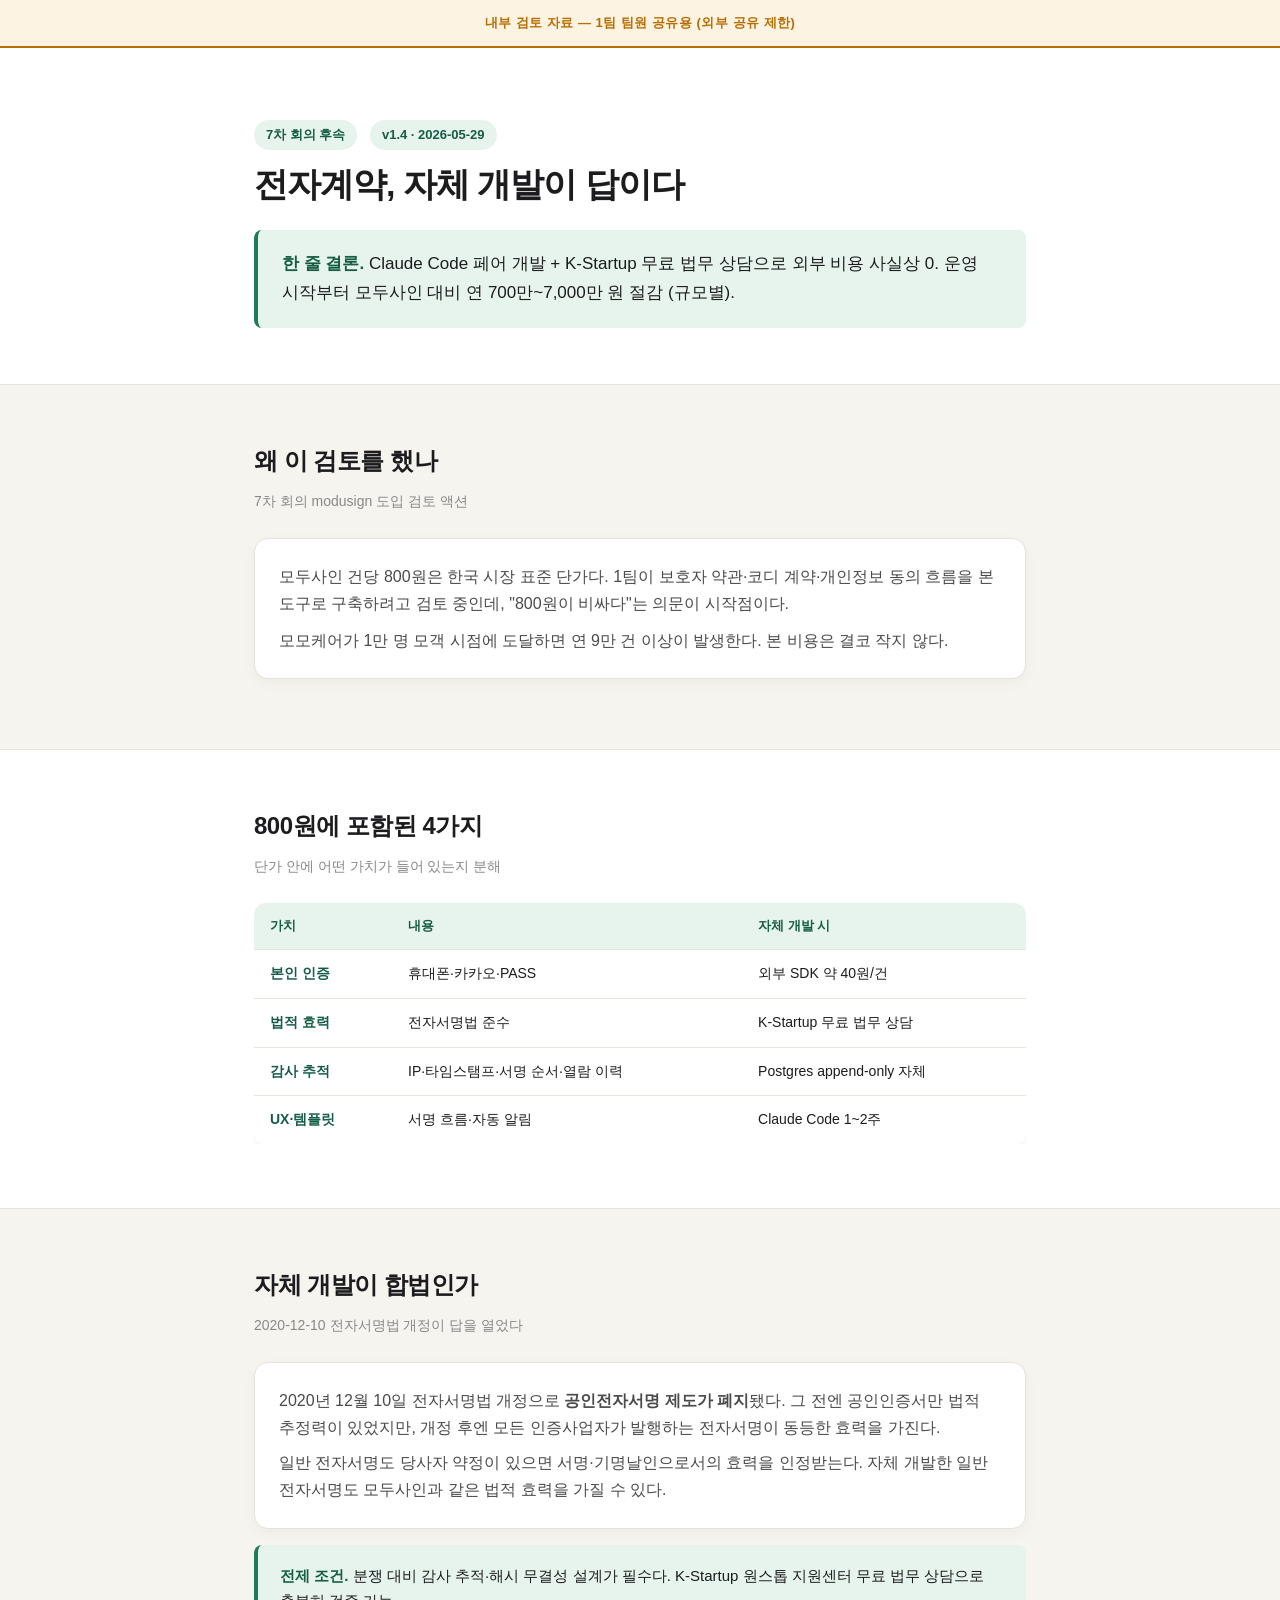
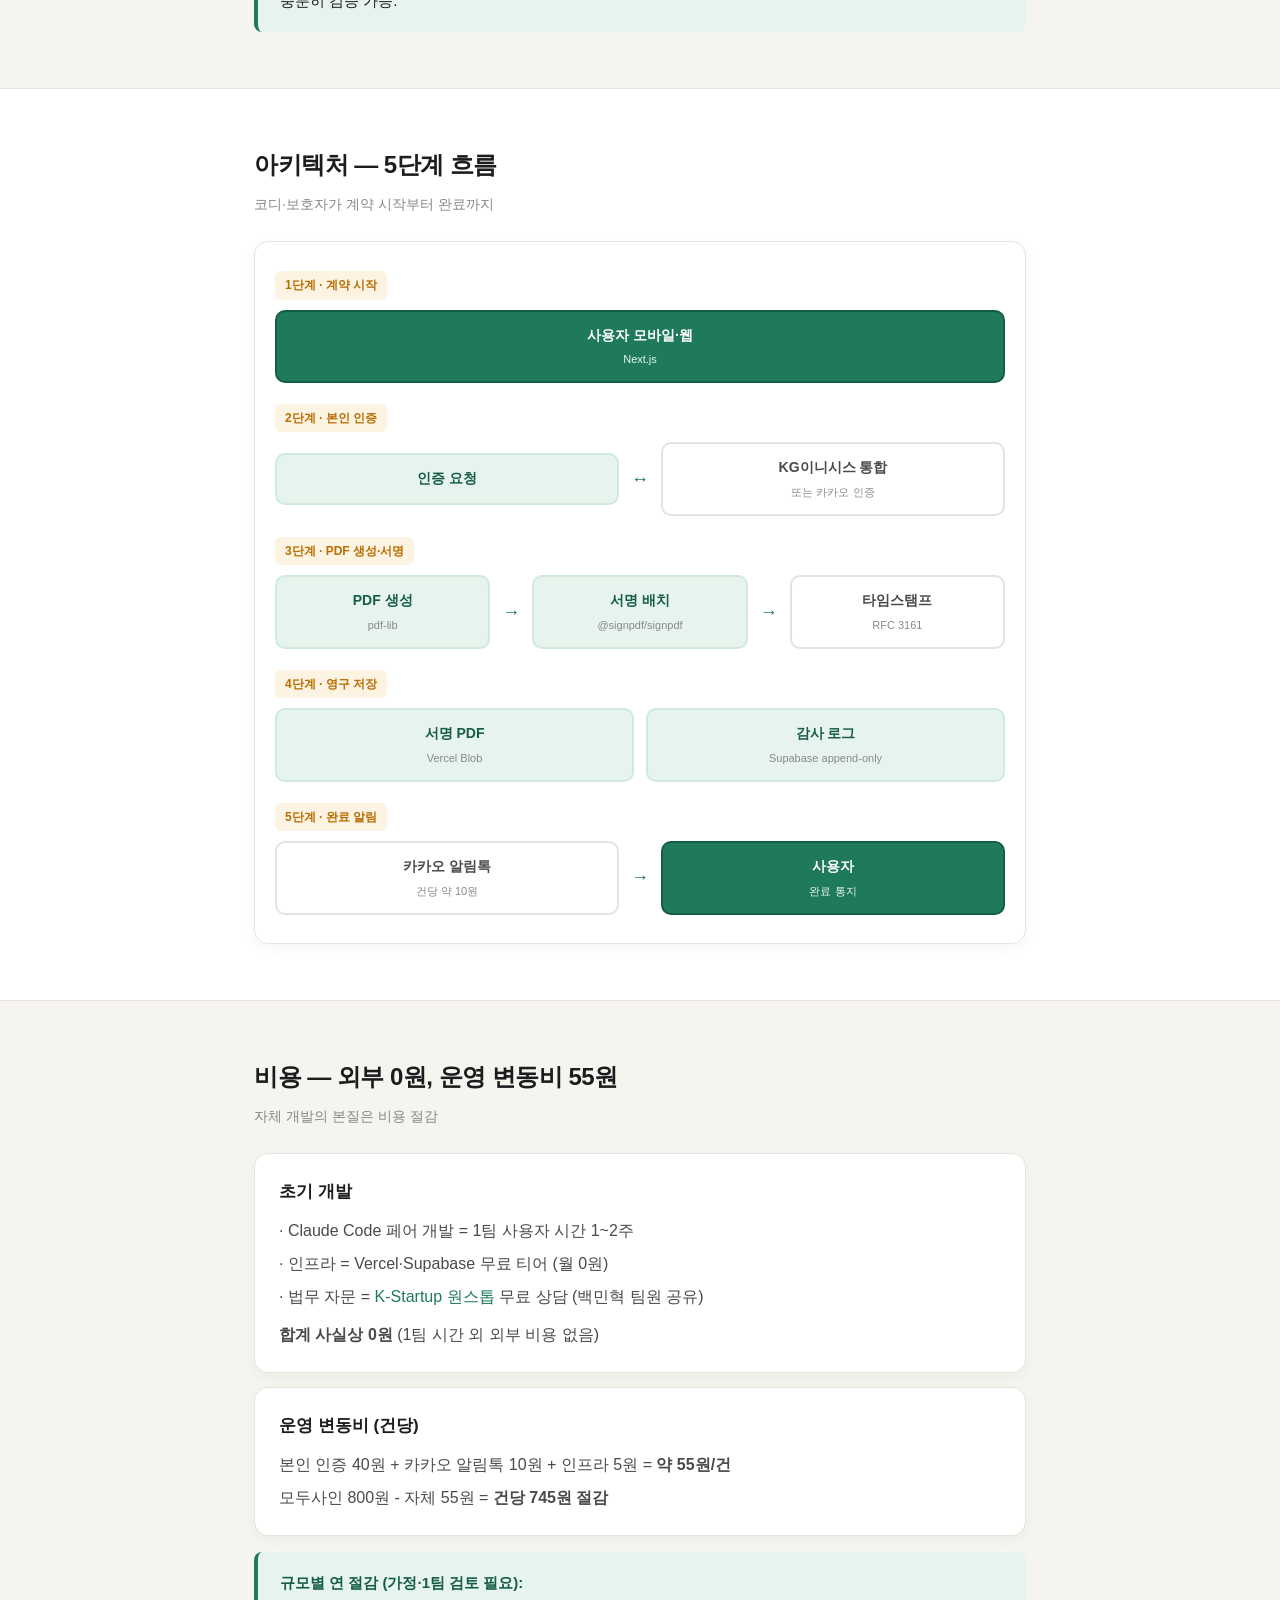
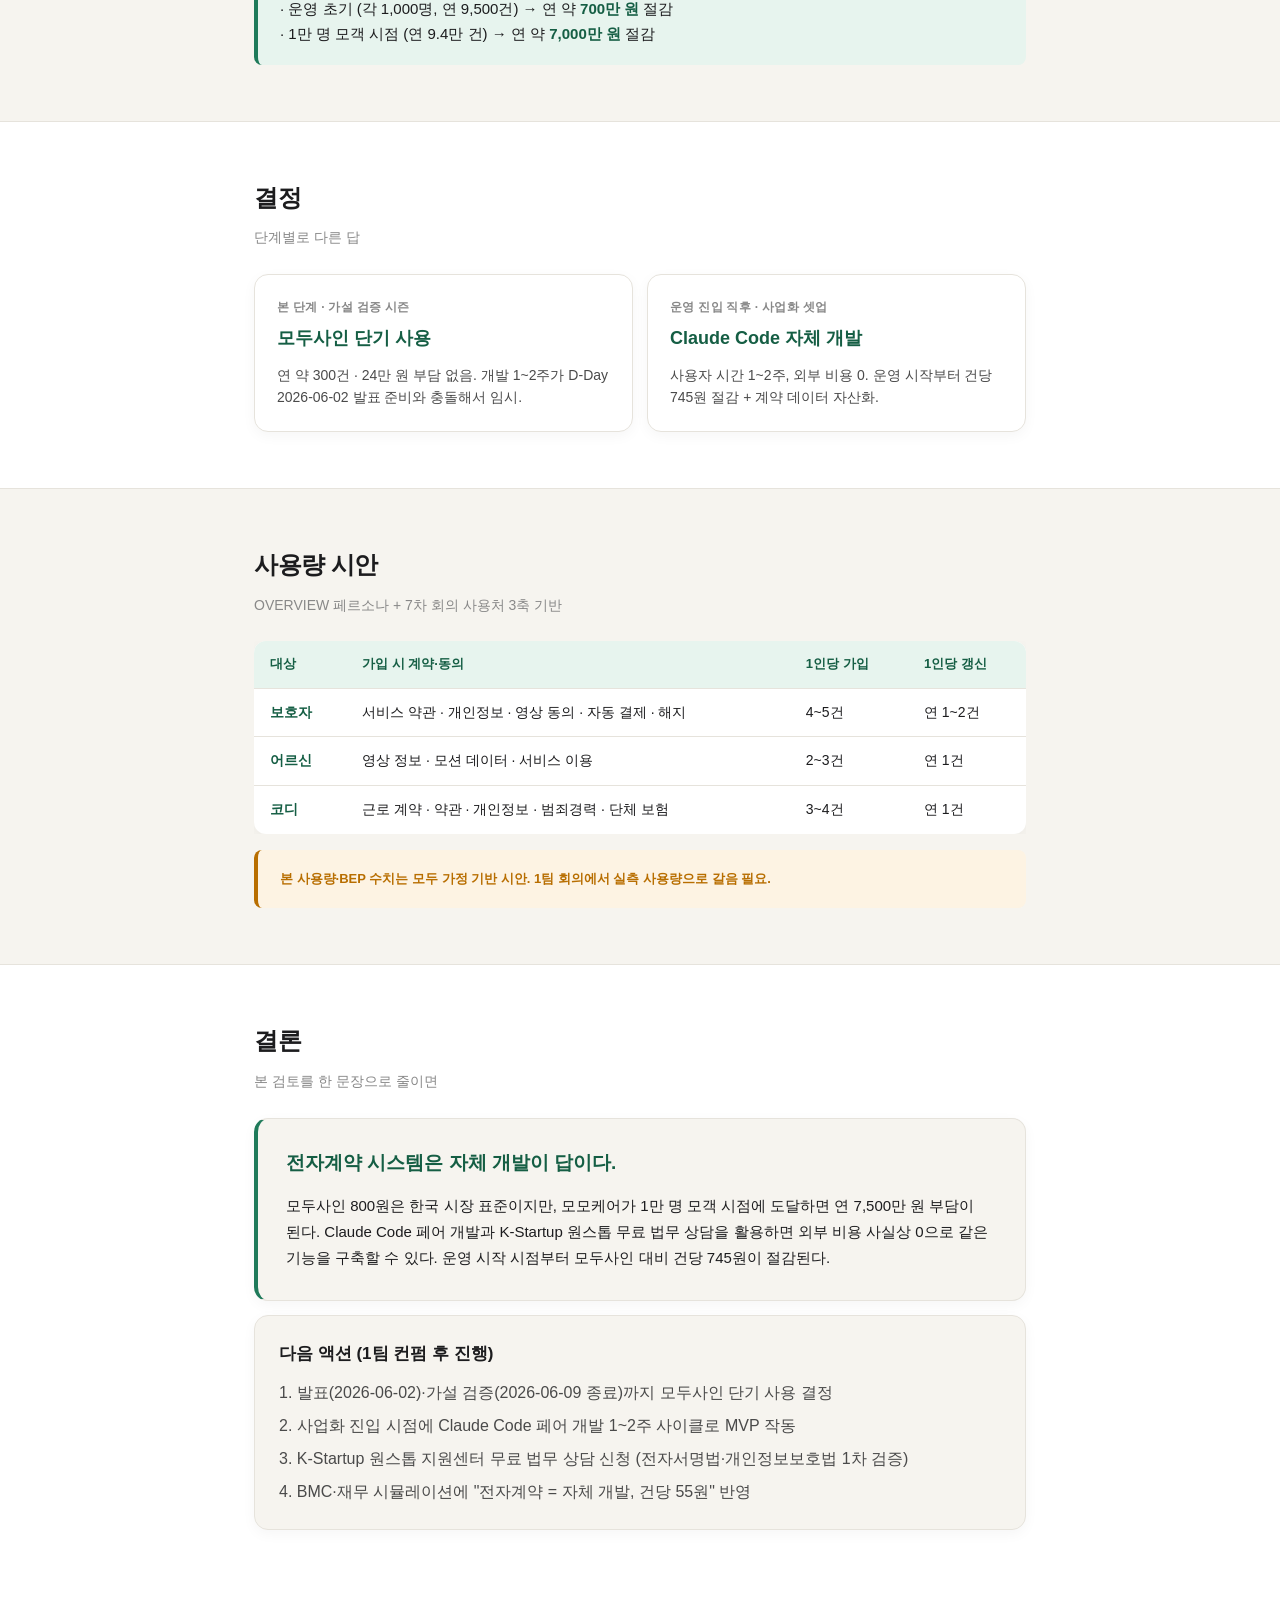
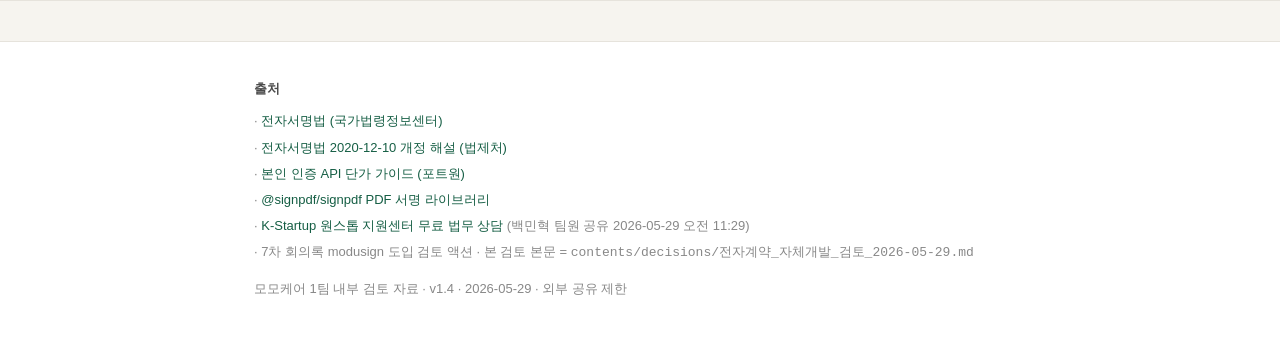
<file: internal/electronic-contract.html>
<!DOCTYPE html>
<html lang="ko">
<head>
<meta charset="UTF-8">
<meta name="viewport" content="width=device-width, initial-scale=1.0">
<link rel="icon" type="image/png" href="../assets/logo-icon.png">
<meta name="robots" content="noindex, nofollow">
<title>전자계약 자체 개발 검토 — 모모케어 1팀 내부</title>
<style>
  :root {
    --green: #1f7a5a;
    --green-light: #e7f4ee;
    --green-soft: #cfe9dc;
    --green-dark: #155e44;
    --bg: #f6f4ef;
    --paper: #ffffff;
    --ink: #1c1c1e;
    --ink-soft: #4a4a4a;
    --ink-mute: #888;
    --line: #e6e3dc;
    --amber: #b86e00;
    --amber-light: #fdf3e3;
    --shadow: 0 4px 14px rgba(0,0,0,0.04);
  }
  * { box-sizing: border-box; margin: 0; padding: 0; }
  html { scroll-behavior: smooth; }
  body {
    font-family: -apple-system, BlinkMacSystemFont, "Apple SD Gothic Neo", "Pretendard", "Noto Sans KR", sans-serif;
    background: var(--bg);
    color: var(--ink);
    line-height: 1.7;
    word-break: keep-all;
    -webkit-font-smoothing: antialiased;
    font-size: 16px;
  }
  a { color: var(--green); text-decoration: none; }
  a:hover { text-decoration: underline; }

  .wrap { max-width: 820px; margin: 0 auto; padding: 0 24px; }

  .internal-banner {
    background: var(--amber-light);
    border-bottom: 2px solid var(--amber);
    padding: 12px 24px;
    text-align: center;
    font-size: 13px;
    font-weight: 600;
    color: var(--amber);
    letter-spacing: 0.5px;
  }

  .hero {
    background: var(--paper);
    padding: 72px 0 56px;
    border-bottom: 1px solid var(--line);
  }
  .hero h1 {
    font-size: 34px;
    font-weight: 800;
    letter-spacing: -1px;
    line-height: 1.3;
    margin-bottom: 20px;
  }
  .hero .conclusion {
    background: var(--green-light);
    border-left: 4px solid var(--green);
    padding: 20px 24px;
    border-radius: 8px;
    font-size: 17px;
    color: var(--ink);
    margin-top: 24px;
  }
  .hero .conclusion strong { color: var(--green-dark); }
  .chip {
    display: inline-block;
    background: var(--green-light);
    color: var(--green-dark);
    padding: 4px 12px;
    border-radius: 999px;
    font-size: 13px;
    font-weight: 600;
    margin-right: 8px;
    margin-bottom: 12px;
  }

  section { padding: 56px 0; }
  section.alt { background: var(--paper); border-top: 1px solid var(--line); border-bottom: 1px solid var(--line); }
  section h2 {
    font-size: 24px;
    font-weight: 800;
    margin-bottom: 8px;
    letter-spacing: -0.5px;
  }
  section .sub {
    font-size: 14px;
    color: var(--ink-mute);
    margin-bottom: 24px;
  }

  .card {
    background: var(--paper);
    border: 1px solid var(--line);
    border-radius: 14px;
    padding: 24px;
    margin-bottom: 14px;
    box-shadow: var(--shadow);
  }
  section.alt .card { background: var(--bg); }
  .card h3 { font-size: 17px; font-weight: 700; margin-bottom: 10px; }
  .card p { color: var(--ink-soft); margin-bottom: 6px; }
  .card p:last-child { margin-bottom: 0; }

  .table-wrap { overflow-x: auto; margin: 8px 0; }
  table {
    width: 100%;
    border-collapse: collapse;
    background: var(--paper);
    border-radius: 12px;
    overflow: hidden;
    box-shadow: var(--shadow);
    font-size: 14px;
  }
  th, td {
    text-align: left;
    padding: 12px 16px;
    border-bottom: 1px solid var(--line);
    vertical-align: top;
  }
  th {
    background: var(--green-light);
    color: var(--green-dark);
    font-weight: 700;
    font-size: 13px;
    white-space: nowrap;
  }
  tr:last-child td { border-bottom: none; }
  td strong { color: var(--green-dark); }

  /* Architecture */
  .arch {
    background: var(--paper);
    border: 1px solid var(--line);
    border-radius: 14px;
    padding: 28px 20px;
    box-shadow: var(--shadow);
  }
  .arch-step {
    margin-bottom: 20px;
  }
  .arch-step:last-child { margin-bottom: 0; }
  .arch-step-label {
    background: var(--amber-light);
    color: var(--amber);
    border-radius: 6px;
    padding: 4px 10px;
    font-size: 12px;
    font-weight: 700;
    display: inline-block;
    margin-bottom: 10px;
  }
  .arch-row {
    display: flex;
    align-items: center;
    gap: 12px;
    flex-wrap: wrap;
  }
  .arch-node {
    background: var(--green-light);
    border: 2px solid var(--green-soft);
    border-radius: 10px;
    padding: 12px 14px;
    font-weight: 600;
    color: var(--green-dark);
    font-size: 14px;
    flex: 1;
    min-width: 140px;
    text-align: center;
  }
  .arch-node.primary {
    background: var(--green);
    color: #fff;
    border-color: var(--green-dark);
  }
  .arch-node.external {
    background: #fff;
    border-color: var(--line);
    color: var(--ink-soft);
  }
  .arch-node small {
    display: block;
    font-size: 11px;
    color: var(--ink-mute);
    font-weight: 400;
    margin-top: 3px;
  }
  .arch-node.primary small { color: var(--green-light); }
  .arch-arrow {
    color: var(--green);
    font-size: 18px;
    font-weight: 700;
  }

  /* Decision */
  .decision-grid {
    display: grid;
    grid-template-columns: 1fr 1fr;
    gap: 14px;
  }
  .decision-card {
    background: var(--paper);
    border: 1px solid var(--line);
    border-radius: 14px;
    padding: 22px;
    box-shadow: var(--shadow);
  }
  .decision-card .stage {
    font-size: 12px;
    color: var(--ink-mute);
    font-weight: 600;
    margin-bottom: 6px;
    letter-spacing: 0.3px;
  }
  .decision-card .choice {
    font-size: 18px;
    font-weight: 700;
    color: var(--green-dark);
    margin-bottom: 10px;
  }
  .decision-card .reason {
    font-size: 14px;
    color: var(--ink-soft);
    line-height: 1.6;
  }

  .callout {
    background: var(--green-light);
    border-left: 4px solid var(--green);
    border-radius: 8px;
    padding: 18px 22px;
    font-size: 15px;
    color: var(--ink);
    margin-top: 16px;
  }
  .callout strong { color: var(--green-dark); }
  .callout.warn {
    background: var(--amber-light);
    border-left-color: var(--amber);
    color: var(--amber);
    font-size: 13px;
    font-weight: 600;
  }

  footer {
    background: var(--paper);
    border-top: 1px solid var(--line);
    padding: 36px 0;
    margin-top: 40px;
    font-size: 13px;
    color: var(--ink-mute);
  }
  footer p { margin-bottom: 4px; }
  footer a { color: var(--green-dark); }
  footer .footer-title { font-weight: 700; margin-bottom: 10px; color: var(--ink-soft); }

  @media (max-width: 720px) {
    .hero { padding: 48px 0 40px; }
    .hero h1 { font-size: 24px; }
    .hero .conclusion { font-size: 15px; padding: 16px 18px; }
    section { padding: 40px 0; }
    section h2 { font-size: 20px; }
    .card, .arch { padding: 18px; }
    .arch-node { flex: none; width: 100%; }
    .arch-arrow { transform: rotate(90deg); margin: 4px auto; }
    .decision-grid { grid-template-columns: 1fr; }
    th, td { padding: 10px 12px; font-size: 13px; }
  }
</style>
</head>
<body>

<div class="internal-banner">
  내부 검토 자료 — 1팀 팀원 공유용 (외부 공유 제한)
</div>

<header class="hero">
  <div class="wrap">
    <div>
      <span class="chip">7차 회의 후속</span>
      <span class="chip">v1.4 · 2026-05-29</span>
    </div>
    <h1>전자계약, 자체 개발이 답이다</h1>
    <div class="conclusion">
      <strong>한 줄 결론.</strong> Claude Code 페어 개발 + K-Startup 무료 법무 상담으로 외부 비용 사실상 0. 운영 시작부터 모두사인 대비 연 700만~7,000만 원 절감 (규모별).
    </div>
  </div>
</header>

<section>
  <div class="wrap">
    <h2>왜 이 검토를 했나</h2>
    <p class="sub">7차 회의 modusign 도입 검토 액션</p>

    <div class="card">
      <p>모두사인 건당 800원은 한국 시장 표준 단가다. 1팀이 보호자 약관·코디 계약·개인정보 동의 흐름을 본 도구로 구축하려고 검토 중인데, "800원이 비싸다"는 의문이 시작점이다.</p>
      <p style="margin-top: 10px;">모모케어가 1만 명 모객 시점에 도달하면 연 9만 건 이상이 발생한다. 본 비용은 결코 작지 않다.</p>
    </div>
  </div>
</section>

<section class="alt">
  <div class="wrap">
    <h2>800원에 포함된 4가지</h2>
    <p class="sub">단가 안에 어떤 가치가 들어 있는지 분해</p>

    <div class="table-wrap">
      <table>
        <thead>
          <tr><th>가치</th><th>내용</th><th>자체 개발 시</th></tr>
        </thead>
        <tbody>
          <tr><td><strong>본인 인증</strong></td><td>휴대폰·카카오·PASS</td><td>외부 SDK 약 40원/건</td></tr>
          <tr><td><strong>법적 효력</strong></td><td>전자서명법 준수</td><td>K-Startup 무료 법무 상담</td></tr>
          <tr><td><strong>감사 추적</strong></td><td>IP·타임스탬프·서명 순서·열람 이력</td><td>Postgres append-only 자체</td></tr>
          <tr><td><strong>UX·템플릿</strong></td><td>서명 흐름·자동 알림</td><td>Claude Code 1~2주</td></tr>
        </tbody>
      </table>
    </div>
  </div>
</section>

<section>
  <div class="wrap">
    <h2>자체 개발이 합법인가</h2>
    <p class="sub">2020-12-10 전자서명법 개정이 답을 열었다</p>

    <div class="card">
      <p>2020년 12월 10일 전자서명법 개정으로 <strong>공인전자서명 제도가 폐지</strong>됐다. 그 전엔 공인인증서만 법적 추정력이 있었지만, 개정 후엔 모든 인증사업자가 발행하는 전자서명이 동등한 효력을 가진다.</p>
      <p style="margin-top: 8px;">일반 전자서명도 당사자 약정이 있으면 서명·기명날인으로서의 효력을 인정받는다. 자체 개발한 일반 전자서명도 모두사인과 같은 법적 효력을 가질 수 있다.</p>
    </div>
    <div class="callout">
      <strong>전제 조건.</strong> 분쟁 대비 감사 추적·해시 무결성 설계가 필수다. K-Startup 원스톱 지원센터 무료 법무 상담으로 충분히 검증 가능.
    </div>
  </div>
</section>

<section class="alt">
  <div class="wrap">
    <h2>아키텍처 — 5단계 흐름</h2>
    <p class="sub">코디·보호자가 계약 시작부터 완료까지</p>

    <div class="arch">
      <div class="arch-step">
        <div class="arch-step-label">1단계 · 계약 시작</div>
        <div class="arch-row">
          <div class="arch-node primary">사용자 모바일·웹<small>Next.js</small></div>
        </div>
      </div>

      <div class="arch-step">
        <div class="arch-step-label">2단계 · 본인 인증</div>
        <div class="arch-row">
          <div class="arch-node">인증 요청</div>
          <span class="arch-arrow">↔</span>
          <div class="arch-node external">KG이니시스 통합<small>또는 카카오 인증</small></div>
        </div>
      </div>

      <div class="arch-step">
        <div class="arch-step-label">3단계 · PDF 생성·서명</div>
        <div class="arch-row">
          <div class="arch-node">PDF 생성<small>pdf-lib</small></div>
          <span class="arch-arrow">→</span>
          <div class="arch-node">서명 배치<small>@signpdf/signpdf</small></div>
          <span class="arch-arrow">→</span>
          <div class="arch-node external">타임스탬프<small>RFC 3161</small></div>
        </div>
      </div>

      <div class="arch-step">
        <div class="arch-step-label">4단계 · 영구 저장</div>
        <div class="arch-row">
          <div class="arch-node">서명 PDF<small>Vercel Blob</small></div>
          <div class="arch-node">감사 로그<small>Supabase append-only</small></div>
        </div>
      </div>

      <div class="arch-step">
        <div class="arch-step-label">5단계 · 완료 알림</div>
        <div class="arch-row">
          <div class="arch-node external">카카오 알림톡<small>건당 약 10원</small></div>
          <span class="arch-arrow">→</span>
          <div class="arch-node primary">사용자<small>완료 통지</small></div>
        </div>
      </div>
    </div>
  </div>
</section>

<section>
  <div class="wrap">
    <h2>비용 — 외부 0원, 운영 변동비 55원</h2>
    <p class="sub">자체 개발의 본질은 비용 절감</p>

    <div class="card">
      <h3>초기 개발</h3>
      <p>· Claude Code 페어 개발 = 1팀 사용자 시간 1~2주</p>
      <p>· 인프라 = Vercel·Supabase 무료 티어 (월 0원)</p>
      <p>· 법무 자문 = <a href="https://www.k-startup.go.kr/onestop" target="_blank">K-Startup 원스톱</a> 무료 상담 (백민혁 팀원 공유)</p>
      <p style="margin-top: 10px;"><strong>합계 사실상 0원</strong> (1팀 시간 외 외부 비용 없음)</p>
    </div>

    <div class="card">
      <h3>운영 변동비 (건당)</h3>
      <p>본인 인증 40원 + 카카오 알림톡 10원 + 인프라 5원 = <strong>약 55원/건</strong></p>
      <p>모두사인 800원 - 자체 55원 = <strong>건당 745원 절감</strong></p>
    </div>

    <div class="callout">
      <strong>규모별 연 절감 (가정·1팀 검토 필요):</strong><br>
      · 운영 초기 (각 1,000명, 연 9,500건) → 연 약 <strong>700만 원</strong> 절감<br>
      · 1만 명 모객 시점 (연 9.4만 건) → 연 약 <strong>7,000만 원</strong> 절감
    </div>
  </div>
</section>

<section class="alt">
  <div class="wrap">
    <h2>결정</h2>
    <p class="sub">단계별로 다른 답</p>

    <div class="decision-grid">
      <div class="decision-card">
        <div class="stage">본 단계 · 가설 검증 시즌</div>
        <div class="choice">모두사인 단기 사용</div>
        <p class="reason">연 약 300건 · 24만 원 부담 없음. 개발 1~2주가 D-Day 2026-06-02 발표 준비와 충돌해서 임시.</p>
      </div>

      <div class="decision-card">
        <div class="stage">운영 진입 직후 · 사업화 셋업</div>
        <div class="choice">Claude Code 자체 개발</div>
        <p class="reason">사용자 시간 1~2주, 외부 비용 0. 운영 시작부터 건당 745원 절감 + 계약 데이터 자산화.</p>
      </div>
    </div>
  </div>
</section>

<section>
  <div class="wrap">
    <h2>사용량 시안</h2>
    <p class="sub">OVERVIEW 페르소나 + 7차 회의 사용처 3축 기반</p>

    <div class="table-wrap">
      <table>
        <thead>
          <tr><th>대상</th><th>가입 시 계약·동의</th><th>1인당 가입</th><th>1인당 갱신</th></tr>
        </thead>
        <tbody>
          <tr><td><strong>보호자</strong></td><td>서비스 약관 · 개인정보 · 영상 동의 · 자동 결제 · 해지</td><td>4~5건</td><td>연 1~2건</td></tr>
          <tr><td><strong>어르신</strong></td><td>영상 정보 · 모션 데이터 · 서비스 이용</td><td>2~3건</td><td>연 1건</td></tr>
          <tr><td><strong>코디</strong></td><td>근로 계약 · 약관 · 개인정보 · 범죄경력 · 단체 보험</td><td>3~4건</td><td>연 1건</td></tr>
        </tbody>
      </table>
    </div>

    <div class="callout warn">
      본 사용량·BEP 수치는 모두 가정 기반 시안. 1팀 회의에서 실측 사용량으로 갈음 필요.
    </div>
  </div>
</section>

<section class="alt">
  <div class="wrap">
    <h2>결론</h2>
    <p class="sub">본 검토를 한 문장으로 줄이면</p>

    <div class="card" style="border-left: 4px solid var(--green); padding: 28px;">
      <h3 style="font-size: 19px; color: var(--green-dark); margin-bottom: 14px;">전자계약 시스템은 자체 개발이 답이다.</h3>
      <p style="font-size: 15px; line-height: 1.75; color: var(--ink);">
        모두사인 800원은 한국 시장 표준이지만, 모모케어가 1만 명 모객 시점에 도달하면 연 7,500만 원 부담이 된다. Claude Code 페어 개발과 K-Startup 원스톱 무료 법무 상담을 활용하면 외부 비용 사실상 0으로 같은 기능을 구축할 수 있다. 운영 시작 시점부터 모두사인 대비 건당 745원이 절감된다.
      </p>
    </div>

    <div class="card">
      <h3>다음 액션 (1팀 컨펌 후 진행)</h3>
      <p>1. 발표(2026-06-02)·가설 검증(2026-06-09 종료)까지 모두사인 단기 사용 결정</p>
      <p>2. 사업화 진입 시점에 Claude Code 페어 개발 1~2주 사이클로 MVP 작동</p>
      <p>3. K-Startup 원스톱 지원센터 무료 법무 상담 신청 (전자서명법·개인정보보호법 1차 검증)</p>
      <p>4. BMC·재무 시뮬레이션에 "전자계약 = 자체 개발, 건당 55원" 반영</p>
    </div>
  </div>
</section>

<footer>
  <div class="wrap">
    <p class="footer-title">출처</p>
    <p>· <a href="https://www.law.go.kr/법령/전자서명법" target="_blank">전자서명법 (국가법령정보센터)</a></p>
    <p>· <a href="https://moleg.go.kr/lawinfo/lawAnalysis/nwLwAnList?csSeq=108482" target="_blank">전자서명법 2020-12-10 개정 해설 (법제처)</a></p>
    <p>· <a href="https://blog.portone.io/authorization-payment-2/" target="_blank">본인 인증 API 단가 가이드 (포트원)</a></p>
    <p>· <a href="https://www.npmjs.com/package/@signpdf/signpdf" target="_blank">@signpdf/signpdf PDF 서명 라이브러리</a></p>
    <p>· <a href="https://www.k-startup.go.kr/onestop" target="_blank">K-Startup 원스톱 지원센터 무료 법무 상담</a> (백민혁 팀원 공유 2026-05-29 오전 11:29)</p>
    <p>· 7차 회의록 modusign 도입 검토 액션 · 본 검토 본문 = <code>contents/decisions/전자계약_자체개발_검토_2026-05-29.md</code></p>
    <p style="margin-top: 14px; color: var(--ink-mute);">모모케어 1팀 내부 검토 자료 · v1.4 · 2026-05-29 · 외부 공유 제한</p>
  </div>
</footer>

</body>
</html>
</file>
